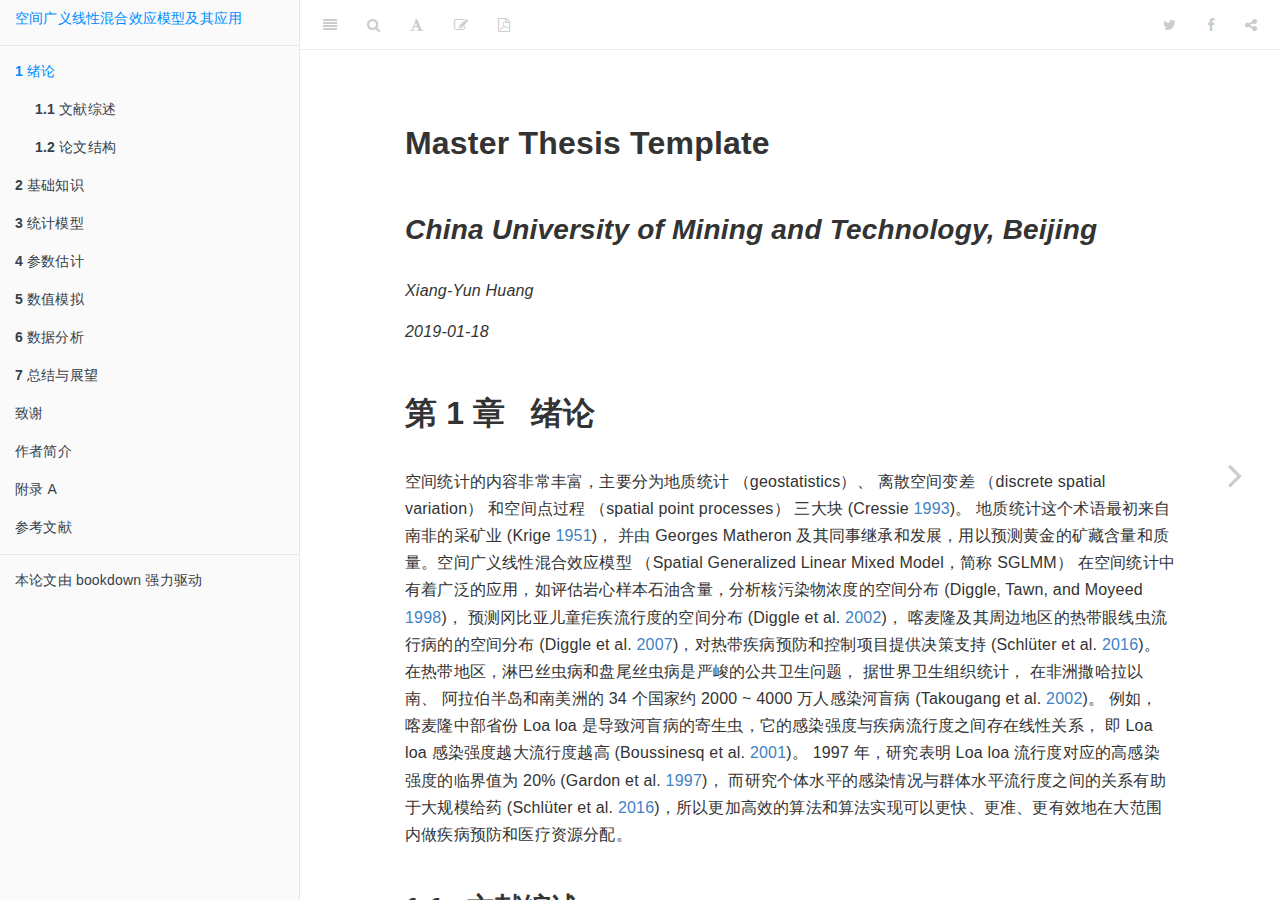
<file: index.html>
<!DOCTYPE html>
<html >

<head>

  <meta charset="UTF-8">
  <meta http-equiv="X-UA-Compatible" content="IE=edge">
  <title>Master Thesis Template</title>
  <meta name="description" content="Spatial generalized linear mixed models, Stationary Spatial Gaussian Process, Stan platform, Markov chain Monte Carlo.">
  <meta name="generator" content="bookdown  and GitBook 2.6.7">

  <meta property="og:title" content="Master Thesis Template" />
  <meta property="og:type" content="book" />
  
  <meta property="og:image" content="images/logo.png" />
  <meta property="og:description" content="Spatial generalized linear mixed models, Stationary Spatial Gaussian Process, Stan platform, Markov chain Monte Carlo." />
  <meta name="github-repo" content="XiangyunHuang/Thesis-Template-Bookdown" />

  <meta name="twitter:card" content="summary" />
  <meta name="twitter:title" content="Master Thesis Template" />
  
  <meta name="twitter:description" content="Spatial generalized linear mixed models, Stationary Spatial Gaussian Process, Stan platform, Markov chain Monte Carlo." />
  <meta name="twitter:image" content="images/logo.png" />

<meta name="author" content="Xiang-Yun Huang">


<meta name="date" content="2019-01-18">

  <meta name="viewport" content="width=device-width, initial-scale=1">
  <meta name="apple-mobile-web-app-capable" content="yes">
  <meta name="apple-mobile-web-app-status-bar-style" content="black">
  
  <link rel="shortcut icon" href="images/favicon.ico" type="image/x-icon">

<link rel="next" href="prepare.html">
<script src="libs/jquery-2.2.3/jquery.min.js"></script>
<link href="libs/gitbook-2.6.7/css/style.css" rel="stylesheet" />
<link href="libs/gitbook-2.6.7/css/plugin-table.css" rel="stylesheet" />
<link href="libs/gitbook-2.6.7/css/plugin-bookdown.css" rel="stylesheet" />
<link href="libs/gitbook-2.6.7/css/plugin-highlight.css" rel="stylesheet" />
<link href="libs/gitbook-2.6.7/css/plugin-search.css" rel="stylesheet" />
<link href="libs/gitbook-2.6.7/css/plugin-fontsettings.css" rel="stylesheet" />









<style type="text/css">
a.sourceLine { display: inline-block; line-height: 1.25; }
a.sourceLine { pointer-events: none; color: inherit; text-decoration: inherit; }
a.sourceLine:empty { height: 1.2em; }
.sourceCode { overflow: visible; }
code.sourceCode { white-space: pre; position: relative; }
div.sourceCode { margin: 1em 0; }
pre.sourceCode { margin: 0; }
@media screen {
div.sourceCode { overflow: auto; }
}
@media print {
code.sourceCode { white-space: pre-wrap; }
a.sourceLine { text-indent: -1em; padding-left: 1em; }
}
pre.numberSource a.sourceLine
  { position: relative; left: -4em; }
pre.numberSource a.sourceLine::before
  { content: attr(title);
    position: relative; left: -1em; text-align: right; vertical-align: baseline;
    border: none; pointer-events: all; display: inline-block;
    -webkit-touch-callout: none; -webkit-user-select: none;
    -khtml-user-select: none; -moz-user-select: none;
    -ms-user-select: none; user-select: none;
    padding: 0 4px; width: 4em;
    color: #aaaaaa;
  }
pre.numberSource { margin-left: 3em; border-left: 1px solid #aaaaaa;  padding-left: 4px; }
div.sourceCode
  {  }
@media screen {
a.sourceLine::before { text-decoration: underline; }
}
code span.al { color: #ff0000; font-weight: bold; } /* Alert */
code span.an { color: #60a0b0; font-weight: bold; font-style: italic; } /* Annotation */
code span.at { color: #7d9029; } /* Attribute */
code span.bn { color: #40a070; } /* BaseN */
code span.bu { } /* BuiltIn */
code span.cf { color: #007020; font-weight: bold; } /* ControlFlow */
code span.ch { color: #4070a0; } /* Char */
code span.cn { color: #880000; } /* Constant */
code span.co { color: #60a0b0; font-style: italic; } /* Comment */
code span.cv { color: #60a0b0; font-weight: bold; font-style: italic; } /* CommentVar */
code span.do { color: #ba2121; font-style: italic; } /* Documentation */
code span.dt { color: #902000; } /* DataType */
code span.dv { color: #40a070; } /* DecVal */
code span.er { color: #ff0000; font-weight: bold; } /* Error */
code span.ex { } /* Extension */
code span.fl { color: #40a070; } /* Float */
code span.fu { color: #06287e; } /* Function */
code span.im { } /* Import */
code span.in { color: #60a0b0; font-weight: bold; font-style: italic; } /* Information */
code span.kw { color: #007020; font-weight: bold; } /* Keyword */
code span.op { color: #666666; } /* Operator */
code span.ot { color: #007020; } /* Other */
code span.pp { color: #bc7a00; } /* Preprocessor */
code span.sc { color: #4070a0; } /* SpecialChar */
code span.ss { color: #bb6688; } /* SpecialString */
code span.st { color: #4070a0; } /* String */
code span.va { color: #19177c; } /* Variable */
code span.vs { color: #4070a0; } /* VerbatimString */
code span.wa { color: #60a0b0; font-weight: bold; font-style: italic; } /* Warning */
</style>

<link rel="stylesheet" href="style.css" type="text/css" />
</head>

<body>



  <div class="book without-animation with-summary font-size-2 font-family-1" data-basepath=".">

    <div class="book-summary">
      <nav role="navigation">

<ul class="summary">
<li><a href="./">空间广义线性混合效应模型及其应用</a></li>

<li class="divider"></li>
<li class="chapter" data-level="1" data-path="index.html"><a href="index.html"><i class="fa fa-check"></i><b>1</b> 绪论</a><ul>
<li class="chapter" data-level="1.1" data-path="index.html"><a href="index.html#reviews"><i class="fa fa-check"></i><b>1.1</b> 文献综述</a></li>
<li class="chapter" data-level="1.2" data-path="index.html"><a href="index.html#stracture"><i class="fa fa-check"></i><b>1.2</b> 论文结构</a></li>
</ul></li>
<li class="chapter" data-level="2" data-path="prepare.html"><a href="prepare.html"><i class="fa fa-check"></i><b>2</b> 基础知识</a><ul>
<li class="chapter" data-level="2.1" data-path="prepare.html"><a href="prepare.html#sec:exp"><i class="fa fa-check"></i><b>2.1</b> 指数族</a></li>
<li class="chapter" data-level="2.2" data-path="prepare.html"><a href="prepare.html#sec:lse"><i class="fa fa-check"></i><b>2.2</b> 最小二乘估计</a></li>
<li class="chapter" data-level="2.3" data-path="prepare.html"><a href="prepare.html#sec:def-mle"><i class="fa fa-check"></i><b>2.3</b> 极大似然估计</a></li>
<li class="chapter" data-level="2.4" data-path="prepare.html"><a href="prepare.html#sec:stationary-gaussian-process"><i class="fa fa-check"></i><b>2.4</b> 平稳高斯过程</a></li>
<li class="chapter" data-level="2.5" data-path="prepare.html"><a href="prepare.html#sec:bayes-prior"><i class="fa fa-check"></i><b>2.5</b> 先验和后验分布</a></li>
<li class="chapter" data-level="2.6" data-path="prepare.html"><a href="prepare.html#sec:bayes-estimates"><i class="fa fa-check"></i><b>2.6</b> 常用贝叶斯估计</a></li>
<li class="chapter" data-level="2.7" data-path="prepare.html"><a href="prepare.html#sec:foundations"><i class="fa fa-check"></i><b>2.7</b> 本章小结</a></li>
</ul></li>
<li class="chapter" data-level="3" data-path="models.html"><a href="models.html"><i class="fa fa-check"></i><b>3</b> 统计模型</a><ul>
<li class="chapter" data-level="3.1" data-path="models.html"><a href="models.html#sec:Linear-Models"><i class="fa fa-check"></i><b>3.1</b> 简单线性模型</a></li>
<li class="chapter" data-level="3.2" data-path="models.html"><a href="models.html#sec:Generalized-Linear-Models"><i class="fa fa-check"></i><b>3.2</b> 广义线性模型</a></li>
<li class="chapter" data-level="3.3" data-path="models.html"><a href="models.html#sec:Generalized-Linear-Mixed-Effects-Models"><i class="fa fa-check"></i><b>3.3</b> 广义线性混合效应模型</a></li>
<li class="chapter" data-level="3.4" data-path="models.html"><a href="models.html#sec:Spatial-Generalized-linear-mixed-effects-models"><i class="fa fa-check"></i><b>3.4</b> 空间广义线性混合效应模型</a><ul>
<li class="chapter" data-level="3.4.1" data-path="models.html"><a href="models.html#subsec:structure-sglmm"><i class="fa fa-check"></i><b>3.4.1</b> 模型结构</a></li>
<li class="chapter" data-level="3.4.2" data-path="models.html"><a href="models.html#subsec:covariance-function"><i class="fa fa-check"></i><b>3.4.2</b> 自协方差函数</a></li>
<li class="chapter" data-level="3.4.3" data-path="models.html"><a href="models.html#subsec:identify"><i class="fa fa-check"></i><b>3.4.3</b> 模型识别</a></li>
<li class="chapter" data-level="3.4.4" data-path="models.html"><a href="models.html#subsec:prior-sglmm"><i class="fa fa-check"></i><b>3.4.4</b> 先验分布</a></li>
</ul></li>
<li class="chapter" data-level="3.5" data-path="models.html"><a href="models.html#sec:models"><i class="fa fa-check"></i><b>3.5</b> 本章小结</a></li>
</ul></li>
<li class="chapter" data-level="4" data-path="algorithms.html"><a href="algorithms.html"><i class="fa fa-check"></i><b>4</b> 参数估计</a><ul>
<li class="chapter" data-level="4.1" data-path="algorithms.html"><a href="algorithms.html#sec:mle"><i class="fa fa-check"></i><b>4.1</b> 极大似然估计</a></li>
<li class="chapter" data-level="4.2" data-path="algorithms.html"><a href="algorithms.html#sec:profile-likelihood"><i class="fa fa-check"></i><b>4.2</b> 剖面似然估计</a></li>
<li class="chapter" data-level="4.3" data-path="algorithms.html"><a href="algorithms.html#sec:Laplace-approximation"><i class="fa fa-check"></i><b>4.3</b> 拉普拉斯近似</a></li>
<li class="chapter" data-level="4.4" data-path="algorithms.html"><a href="algorithms.html#sec:algrithms"><i class="fa fa-check"></i><b>4.4</b> 参数估计的算法</a><ul>
<li class="chapter" data-level="4.4.1" data-path="algorithms.html"><a href="algorithms.html#subsec:LA"><i class="fa fa-check"></i><b>4.4.1</b> 拉普拉斯近似极大似然算法</a></li>
<li class="chapter" data-level="4.4.2" data-path="algorithms.html"><a href="algorithms.html#subsec:MCML"><i class="fa fa-check"></i><b>4.4.2</b> 蒙特卡罗极大似然算法</a></li>
<li class="chapter" data-level="4.4.3" data-path="algorithms.html"><a href="algorithms.html#sec:MCMC"><i class="fa fa-check"></i><b>4.4.3</b> 贝叶斯 Langevin-Hastings 算法</a></li>
<li class="chapter" data-level="4.4.4" data-path="algorithms.html"><a href="algorithms.html#LowRank"><i class="fa fa-check"></i><b>4.4.4</b> 低秩近似算法</a></li>
</ul></li>
<li class="chapter" data-level="4.5" data-path="algorithms.html"><a href="algorithms.html#sec:stan-hmc"><i class="fa fa-check"></i><b>4.5</b> 贝叶斯 Stan-HMC 算法</a><ul>
<li class="chapter" data-level="4.5.1" data-path="algorithms.html"><a href="algorithms.html#subsec:Curse-of-Dimensionality"><i class="fa fa-check"></i><b>4.5.1</b> 蒙特卡罗积分</a></li>
<li class="chapter" data-level="4.5.2" data-path="algorithms.html"><a href="algorithms.html#subsec:motivations"><i class="fa fa-check"></i><b>4.5.2</b> 背景和意义</a></li>
<li class="chapter" data-level="4.5.3" data-path="algorithms.html"><a href="algorithms.html#subsec:stan-samplers"><i class="fa fa-check"></i><b>4.5.3</b> Stan 简介</a></li>
<li class="chapter" data-level="4.5.4" data-path="algorithms.html"><a href="algorithms.html#subsec:stan-hmc"><i class="fa fa-check"></i><b>4.5.4</b> 实现过程</a></li>
</ul></li>
<li class="chapter" data-level="4.6" data-path="algorithms.html"><a href="algorithms.html#subsec:sglmm-with-r"><i class="fa fa-check"></i><b>4.6</b> 实现参数估计的 R 包</a></li>
<li class="chapter" data-level="4.7" data-path="algorithms.html"><a href="algorithms.html#sec:estimations"><i class="fa fa-check"></i><b>4.7</b> 本章小结</a></li>
</ul></li>
<li class="chapter" data-level="5" data-path="simulations.html"><a href="simulations.html"><i class="fa fa-check"></i><b>5</b> 数值模拟</a><ul>
<li class="chapter" data-level="5.1" data-path="simulations.html"><a href="simulations.html#spatial-gaussian-processes"><i class="fa fa-check"></i><b>5.1</b> 平稳空间高斯过程</a><ul>
<li class="chapter" data-level="5.1.1" data-path="simulations.html"><a href="simulations.html#sim-one-gp"><i class="fa fa-check"></i><b>5.1.1</b> 一维平稳空间高斯过程</a></li>
<li class="chapter" data-level="5.1.2" data-path="simulations.html"><a href="simulations.html#sim-two-gp"><i class="fa fa-check"></i><b>5.1.2</b> 二维平稳空间高斯过程</a></li>
</ul></li>
<li class="chapter" data-level="5.2" data-path="simulations.html"><a href="simulations.html#sim-sglmm"><i class="fa fa-check"></i><b>5.2</b> 空间广义线性混合效应模型</a><ul>
<li class="chapter" data-level="5.2.1" data-path="simulations.html"><a href="simulations.html#sim-binomal-sglmm"><i class="fa fa-check"></i><b>5.2.1</b> 响应变量服从二项分布</a></li>
<li class="chapter" data-level="5.2.2" data-path="simulations.html"><a href="simulations.html#possion-sglmm"><i class="fa fa-check"></i><b>5.2.2</b> 响应变量服从泊松分布</a></li>
</ul></li>
<li class="chapter" data-level="5.3" data-path="simulations.html"><a href="simulations.html#sec:simulations"><i class="fa fa-check"></i><b>5.3</b> 本章小结</a></li>
</ul></li>
<li class="chapter" data-level="6" data-path="applications.html"><a href="applications.html"><i class="fa fa-check"></i><b>6</b> 数据分析</a><ul>
<li class="chapter" data-level="6.1" data-path="applications.html"><a href="applications.html#sec:spatial-random-effects"><i class="fa fa-check"></i><b>6.1</b> 小麦产量的空间分布</a></li>
<li class="chapter" data-level="6.2" data-path="applications.html"><a href="applications.html#case-rongelap"><i class="fa fa-check"></i><b>6.2</b> 核污染浓度的空间分布</a></li>
<li class="chapter" data-level="6.3" data-path="applications.html"><a href="applications.html#sec:cases"><i class="fa fa-check"></i><b>6.3</b> 本章小结</a></li>
</ul></li>
<li class="chapter" data-level="7" data-path="summary.html"><a href="summary.html"><i class="fa fa-check"></i><b>7</b> 总结与展望</a></li>
<li class="chapter" data-level="" data-path="ack.html"><a href="ack.html"><i class="fa fa-check"></i>致谢</a></li>
<li class="chapter" data-level="" data-path="author.html"><a href="author.html"><i class="fa fa-check"></i>作者简介</a></li>
<li class="chapter" data-level="" data-path="appendix.html"><a href="appendix.html"><i class="fa fa-check"></i>附录 A</a><ul>
<li class="chapter" data-level="" data-path="appendix.html"><a href="appendix.html#tables-simulations"><i class="fa fa-check"></i>表格</a></li>
<li class="chapter" data-level="" data-path="appendix.html"><a href="appendix.html#simulate-code"><i class="fa fa-check"></i>代码</a></li>
</ul></li>
<li class="chapter" data-level="" data-path="references.html"><a href="references.html"><i class="fa fa-check"></i>参考文献</a></li>
<li class="divider"></li>
<li><a href="https://github.com/rstudio/bookdown" target="blank">本论文由 bookdown 强力驱动</a></li>

</ul>

      </nav>
    </div>

    <div class="book-body">
      <div class="body-inner">
        <div class="book-header" role="navigation">
          <h1>
            <i class="fa fa-circle-o-notch fa-spin"></i><a href="./">Master Thesis Template</a>
          </h1>
        </div>

        <div class="page-wrapper" tabindex="-1" role="main">
          <div class="page-inner">

            <section class="normal" id="section-">
<div id="header">
<h1 class="title">Master Thesis Template</h1>
<h2 class="subtitle"><em>China University of Mining and Technology, Beijing</em></h2>
<p class="author"><em>Xiang-Yun Huang</em></p>
<p class="date"><em>2019-01-18</em></p>
</div>
<div id="intro" class="section level1">
<h1><span class="header-section-number">第 1 章</span> 绪论</h1>
<p>空间统计的内容非常丰富，主要分为地质统计 （geostatistics）、 离散空间变差 （discrete spatial variation） 和空间点过程 （spatial point processes） 三大块 <span class="citation">(Cressie <a href="#ref-Cressie1993">1993</a>)</span>。 地质统计这个术语最初来自南非的采矿业 <span class="citation">(Krige <a href="#ref-Krige1951">1951</a>)</span>， 并由 Georges Matheron 及其同事继承和发展，用以预测黄金的矿藏含量和质量。空间广义线性混合效应模型 （Spatial Generalized Linear Mixed Model，简称 SGLMM） 在空间统计中有着广泛的应用，如评估岩心样本石油含量，分析核污染物浓度的空间分布 <span class="citation">(Diggle, Tawn, and Moyeed <a href="#ref-Diggle1998">1998</a>)</span>， 预测冈比亚儿童疟疾流行度的空间分布 <span class="citation">(Diggle et al. <a href="#ref-Diggle2002Childhood">2002</a>)</span>， 喀麦隆及其周边地区的热带眼线虫流行病的的空间分布 <span class="citation">(Diggle et al. <a href="#ref-Diggle2007ATMP">2007</a>)</span>，对热带疾病预防和控制项目提供决策支持 <span class="citation">(Schlüter et al. <a href="#ref-Schl2016Using">2016</a>)</span>。 在热带地区，淋巴丝虫病和盘尾丝虫病是严峻的公共卫生问题， 据世界卫生组织统计， 在非洲撒哈拉以南、 阿拉伯半岛和南美洲的 34 个国家约 2000 ~ 4000 万人感染河盲病 <span class="citation">(Takougang et al. <a href="#ref-Takougang2002Rapid">2002</a>)</span>。 例如， 喀麦隆中部省份 Loa loa 是导致河盲病的寄生虫，它的感染强度与疾病流行度之间存在线性关系， 即 Loa loa 感染强度越大流行度越高 <span class="citation">(Boussinesq et al. <a href="#ref-Boussinesq2001">2001</a>)</span>。 1997 年，研究表明 Loa loa 流行度对应的高感染强度的临界值为 20% <span class="citation">(Gardon et al. <a href="#ref-Gardon1997Serious">1997</a>)</span>， 而研究个体水平的感染情况与群体水平流行度之间的关系有助于大规模给药 <span class="citation">(Schlüter et al. <a href="#ref-Schl2016Using">2016</a>)</span>，所以更加高效的算法和算法实现可以更快、更准、更有效地在大范围内做疾病预防和医疗资源分配。</p>
<div id="reviews" class="section level2">
<h2><span class="header-section-number">1.1</span> 文献综述</h2>
<p>如何计算空间广义线性混合效应模型的参数一直以来是研究的重点，由于模型中的随机效应和空间位置相关联，而空间位置的数量和具体坐标直接影响空间效应的维度，给参数估计值的计算带来很大的复杂性，因为参数的贝叶斯估计和极大似然估计都离不开对空间效应的高维积分，所以在计算上是一个很大的挑战。在贝叶斯方法下，Diggle 等 （1998 年） <span class="citation">(Diggle, Tawn, and Moyeed <a href="#ref-Diggle1998">1998</a>)</span> 提出随机游走的 Metropolis 程序实现马尔科夫链蒙特卡罗算法获得模型参数的后验密度分布及后验量的估计值。Ribeiro 和 Diggle （2001 年） <span class="citation">(Ribeiro Jr. and Diggle <a href="#ref-geoR2001">2001</a>)</span> 提出 Langevin-Hastings 算法，相比于随机游走的 Metropolis 算法，取得了更好的计算效率，后续的一个稳健版本由 Christensen （2006 年） <span class="citation">(Christensen, Roberts, and Sköld <a href="#ref-Christensen2006">2006</a>)</span> 给出。在实际操作中，马尔科夫链蒙特卡罗算法（简称 MCMC）面临的主要问题是收敛性诊断和计算时间， 当然算法实现的本身也很重要，对终端用户来说，可能大部分并不善于编程，所以算法的实现过程可能存在问题，因此，寻求一个好的贝叶斯推断工具或平台也很重要。目前，通过 MCMC 方式拟合带随机效应的模型有 <a href="http://www.mrc-bsu.cam.ac.uk/software/bugs/the-bugs-project-winbugs/">WinBUGS</a>，<a href="http://www.openbugs.net/">OpenBUGS</a>， <a href="http://mcmc-jags.sourceforge.net/">JAGS</a>，<a href="http://www.BayesX.org">BayesX</a>， <a href="https://www.multibugs.org">MultiBUGS</a>，Stan <span class="citation">(Carpenter et al. <a href="#ref-Stan2017JSS">2017</a>)</span> 等软件。近年来，一些研究者开始将注意力放到高维积分的近似上，从而出现了一类新的近似贝叶斯推断， Rue 等 （2009 年） <span class="citation">(Rue, Martino, and Chopin <a href="#ref-Rue2009">2009</a>)</span> 在高斯马尔科夫随机场近似平稳空间高斯过程的设置下，用拉普拉斯近似空间效应的高维积分，从而提出集成嵌套拉普拉斯算法，Lindgren 等 （2011 年） <span class="citation">(Lindgren, Rue, and Lindström <a href="#ref-Lindgren2011">2011</a>)</span> 提出相似的算法用于随机效应是偏态分布情形下的 SGLMM 模型的参数估计。Rue 等 （2009 年） <span class="citation">(Rue, Martino, and Chopin <a href="#ref-Rue2009">2009</a>)</span> 肯定了拉普拉斯近似方法的使用，认为这类近似具有足够的准确度，可以用于实际数据分析。虽然在计算上达到了快捷，但人们对贝叶斯方法最严厉的评判依然是它依赖于先验分布的选择。 Christensen （2004 年） <span class="citation">(Christensen <a href="#ref-Christensen2004">2004</a>)</span> 又提出蒙特卡罗极大似然算法，它还是依赖 MCMC 算法，但是提供了关于参数的似然分析，其算法实现打包在 R 包 geoRglm 里，详细描述参见 Diggle 和 Ribeiro（2007 年） <span class="citation">(Peter J. Diggle and Ribeiro Jr., <a href="#ref-Diggle2007">n.d.</a>)</span>。作为蒙特卡罗似然的一个替代方法， Hao （2002 年）<span class="citation">(Zhang <a href="#ref-Zhang2002On">2002</a>)</span> 提出蒙特卡罗期望极大算法 （简称 MCEM ），他将不能直接观察到的空间随机效应部分看作是缺失数据。</p>
<p>Diggle 等 （1998 年） <span class="citation">(Diggle, Tawn, and Moyeed <a href="#ref-Diggle1998">1998</a>)</span>基于马绍尔群岛国家放射性调查数据 — 记录南太平洋朗格拉普岛上 <span class="math inline">\({}^{137}\mathrm{Cs}\)</span> 放射 <span class="math inline">\(\gamma\)</span> 粒子的强度数据，建立响应变量服从泊松分布的 SGLMM 模型，在贝叶斯方法下，用 Metropolis-Hastings 采样实现 MCMC 算法，获得 SGLMM 模型的参数估计，分析了残留的核污染物浓度的空间分布，此外，他们还建立响应变量服从二项分布的 SGLMM 模型分析北拉纳克郡和南坎布里亚郡的居民感染弯曲杆菌的空间分布情况。 Christensen （2004 年） <span class="citation">(Christensen <a href="#ref-Christensen2004">2004</a>)</span> 在 Diggle 等 （1998 年） <span class="citation">(Diggle, Tawn, and Moyeed <a href="#ref-Diggle1998">1998</a>)</span> 分析格拉普岛核残留数据的模型上，添加非空间的相互独立的随机效应，取得了更好的拟合效果，这种非空间的随机效应在地质统计学中常称为块金效应（nugget effect）。Diggle 和 Giorgi （2016年） <span class="citation">(Diggle and Giorgi <a href="#ref-Diggle2016">2016</a>)</span> 基于肯尼亚尼扬扎省的疟疾数据，该数据组合了学校和村庄的信息，分析的是一个多源数据，假定其中一个数据是有偏的，来自非随机的调查，另一个数据是无偏的，来自随机调查，因而建立包含两个服从平稳空间过程的空间随机效应，使用蒙特卡罗极大似然算法（简称 MCML ）估计二项 SGLMM 模型的参数，获得疟疾在该省的空间分布；第二个数据是马拉维奇瓦瓦区 2010 年 5 月至 2013 年 6 月收集的疟疾数据，在 Diggle 等 （1998 年） <span class="citation">(Diggle, Tawn, and Moyeed <a href="#ref-Diggle1998">1998</a>)</span>的基础上将时间考虑进二项 SGLMM 模型中，并且假定时间项和空间项是无关的，而块金效应只依赖于时间变化，同样基于 MCML 算法，估计了模型的各个参数；第三个数据建模是在带块金效应的 SGLMM 基础上，认为响应变量应服从混合二项分布以包含极低的感染程度，比如有些村庄没有一个受到感染，因此建立零过多 （Zero-inflation）二项空间混合效应模型分析第三个河盲病数据集。</p>
<p>在面对复杂的高维积分时，每种替代方法，无论走随机模拟还是近似的路线，都有相应的代价，基于拉普拉斯近似的方法依赖于初值的选择，基于随机模拟的 MCMC 算法依赖于先验分布和算法参数的调整，这些对最后的数据分析结果都会产生影响，调参的过程往往充满经验和技巧。尽管不断有新的、复杂的算法和方法开发出来，Bonat 和 Ribeiro（2016年） <span class="citation">(Bonat and Ribeiro Jr. <a href="#ref-Bonat2016Practical">2016</a>)</span> 认为只有能被广泛使用，实现方式比较直接的参数估计方法才是比较安全可靠的选择。</p>
</div>
<div id="stracture" class="section level2">
<h2><span class="header-section-number">1.2</span> 论文结构</h2>
<p>第 <a href="index.html#intro">1</a> 章绪论部分介绍了 SGLMM 模型的研究现状， 综述了 SGLMM 模型参数估计的贝叶斯 MCMC 和 MCML等算法及其应用情况。</p>
<p>第 <a href="prepare.html#prepare">2</a> 章介绍了指数族，最小二乘估计，极大似然估计和平稳高斯过程等文献中的基础知识。</p>
<p>第 <a href="models.html#models">3</a> 章除了回顾了一般线性模型到 SGLMM 模型的结构， 指出了模型从简单到复杂的变化过程，及其中的区别和联系。</p>
<p>第 <a href="algorithms.html#algorithms">4</a> 章首先介绍了目前估计 SGLMM 模型参数的算法，依次是拉普拉斯近似算法、蒙特卡罗极大似然算法、贝叶斯 Langevin-Hastings 算法和低秩近似算法。其中，有四部分补充文献中的内容：其一，我们在第<a href="algorithms.html#sec:mle">4.1</a>节首先推导了 SGLMM 模型似然函数的一般形式；其二，在第<a href="algorithms.html#sec:profile-likelihood">4.2</a>节详细给出了剖面似然的思想和计算过程；其三，在第<a href="algorithms.html#sec:Laplace-approximation">4.3</a>节以卡方分布为例阐述了拉普拉斯近似的思想和计算方法，主要应用在第<a href="algorithms.html#algorithms">4</a>章第<a href="algorithms.html#subsec:LA">4.4.1</a>小节当中，用以近似似然函数中关于空间随机效应的高维积分；其四，在贝叶斯 Langevin-Hastings 算法的基础上，提出 Stan 程序库实现的汉密尔顿蒙特卡罗算法（简称 Stan-HMC）。并分四小节进行详细介绍：其一，以计算<span class="math inline">\(n\)</span>维超球体积的积分过程给出蒙特卡罗积分的原理和局限；其二，给出 Stan-HMC 算法提出的背景和意义；其三，归纳总结了 Stan 的历史，并以 Eight Schools 数据集为例介绍 Stan 的使用，在原来文献上补充了代码注解，平稳性检验的全过程；其四，给出实现 Stan-HMC 算法的过程。</p>
<p>第 <a href="simulations.html#simulations">5</a> 章首先实现了一维和二维情形下平稳空间高斯过程的模拟，然后在二维情形下，分别模拟了响应变量服从二项分布和泊松分布的 SGLMM 模型，比较了贝叶斯 Langevin-Hastings 算法和我们提出的贝叶斯 Stan-HMC 算法，在获得相似估计效果的情形下，我们提出的算法所需迭代次数少，迭代初值可以随机生成，运行时间短。</p>
<p>第 <a href="applications.html#applications">6</a> 章给出了两个案例分析，分别是基于空间线性混合效应模型的小麦数据分析和基于泊松型空间广义线性混合效应模型的核污染数据分析，我们发现基于样本变差图和剖面似然轮廓图等可视化辅助手段可以获得非常好的模型参数初始值，这对于基于似然函数的参数估计算法选初值很有帮助。</p>
<p>第 <a href="summary.html#summary">7</a> 章总结论文的主要工作、相关结论和后续研究方向。</p>

</div>
</div>
<h3>参考文献</h3>
<div id="refs" class="references">
<div id="ref-Cressie1993">
<p>Cressie, Noel A. C. 1993. <em>Statistics for Spatial Data</em>. Revised. London: John Wiley; Sons Inc.</p>
</div>
<div id="ref-Krige1951">
<p>Krige, D. G. 1951. “A Statistical Approach to Some Basic Mine Valuation Problems on the Witwatersrand.” <em>Journal of the Chemical, Metallurgical and Mining Society of South Africa</em> 52 (6): 119–39.</p>
</div>
<div id="ref-Diggle1998">
<p>Diggle, Peter J., J. A. Tawn, and R. A. Moyeed. 1998. “Model-Based Geostatistics.” <em>Journal of the Royal Statistical Society, Series C</em> 47 (3): 299–350.</p>
</div>
<div id="ref-Diggle2002Childhood">
<p>Diggle, Peter J., Rana Moyeed, Barry Rowlingson, and Madeleine Thomson. 2002. “Childhood Malaria in the Gambia: A Case-Study in Model-Based Geostatistics.” <em>Journal of the Royal Statistical Society, Series C</em> 51 (4): 493–506.</p>
</div>
<div id="ref-Diggle2007ATMP">
<p>Diggle, P. J., M. C. Thomson, O. F. Christensen, B. Rowlingson, V. Obsomer, J. Gardon, S. Wanji, et al. 2007. “Spatial Modelling and the Prediction of Loa Loa Risk: Decision Making Under Uncertainty.” <em>Annals of Tropical Medicine and Parasitology</em> 101 (6): 499–509.</p>
</div>
<div id="ref-Schl2016Using">
<p>Schlüter, Daniela K, Martial L Ndeffombah, Innocent Takougang, and et al. 2016. “Using Community-Level Prevalence of Loa Loa Infection to Predict the Proportion of Highly-Infected Individuals: Statistical Modelling to Support Lymphatic Filariasis and Onchocerciasis Elimination Programs.” <em>Plos Neglected Tropical Diseases</em> 10 (12): 1–15.</p>
</div>
<div id="ref-Takougang2002Rapid">
<p>Takougang, I, M Meremikwu, S Wandji, E. V. Yenshu, B Aripko, S. B. Lamlenn, B. L. Eka, P Enyong, J Meli, and O Kale. 2002. “Rapid Assessment Method for Prevalence and Intensity of Loa Loa Infection.” <em>Bulletin of the World Health Organization</em> 80 (11): 852–58.</p>
</div>
<div id="ref-Boussinesq2001">
<p>Boussinesq, M, J Gardon, J Kamgno, S. D. Pion, N Gardonwendel, and J. P. Chippaux. 2001. “Relationships Between the Prevalence and Intensity of Loa Loa Infection in the Central Province of Cameroon.” <em>Annals of Tropical Medicine and Parasitology</em> 95 (5): 495–507.</p>
</div>
<div id="ref-Gardon1997Serious">
<p>Gardon, J, N Gardon-Wendel, Demanga-Ngangue, J Kamgno, J. P. Chippaux, and M Boussinesq. 1997. “Serious Reactions After Mass Treatment of Onchocerciasis with Ivermectin in an Area Endemic for Loa Loa Infection.” <em>Lancet</em> 350 (9070): 18–22.</p>
</div>
<div id="ref-geoR2001">
<p>Ribeiro Jr., Paulo J., and Peter J. Diggle. 2001. “geoR: A Package for Geostatistical Analysis.” <em>R News</em> 1 (2): 14–18.</p>
</div>
<div id="ref-Christensen2006">
<p>Christensen, Ole F, Gareth O Roberts, and Martin Sköld. 2006. “Robust Markov Chain Monte Carlo Methods for Spatial Generalized Linear Mixed Models.” <em>Journal of Computational and Graphical Statistics</em> 15 (1): 1–17.</p>
</div>
<div id="ref-Stan2017JSS">
<p>Carpenter, Bob, Andrew Gelman, Matthew Hoffman, Daniel Lee, Ben Goodrich, Michael Betancourt, Marcus Brubaker, Jiqiang Guo, Peter Li, and Allen Riddell. 2017. “Stan: A Probabilistic Programming Language.” <em>Journal of Statistical Software</em> 76 (1): 1–32.</p>
</div>
<div id="ref-Rue2009">
<p>Rue, Håvard, Sara Martino, and Nicholas Chopin. 2009. “Approximate Bayesian Inference for Latent Gaussian Models Using Integrated Nested Laplace Approximations (with Discussion).” <em>Journal of the Royal Statistical Society, Series B</em> 71 (2): 319–92.</p>
</div>
<div id="ref-Lindgren2011">
<p>Lindgren, Finn, Håvard Rue, and Johan Lindström. 2011. “An Explicit Link Between Gaussian Fields and Gaussian Markov Random Fields: The Stochastic Partial Differential Equation Approach (with Discussion).” <em>Journal of the Royal Statistical Society, Series B</em> 73 (4): 423–98.</p>
</div>
<div id="ref-Christensen2004">
<p>Christensen, Ole F. 2004. “Monte Carlo Maximum Likelihood in Model-Based Geostatistics.” <em>Journal of Computational and Graphical Statistics</em> 13 (3): 702–18.</p>
</div>
<div id="ref-Diggle2007">
<p>Diggle, Peter J., and Paulo J. Ribeiro Jr. n.d. <em>Model-Based Geostatistics</em>. New York, NY: Springer-Verlag.</p>
</div>
<div id="ref-Zhang2002On">
<p>Zhang, Hao. 2002. “On Estimation and Prediction for Spatial Generalized Linear Mixed Models.” <em>Biometrics</em> 58 (1): 129–36.</p>
</div>
<div id="ref-Diggle2016">
<p>Diggle, Peter J., and Emanuele Giorgi. 2016. “Model-Based Geostatistics for Prevalence Mapping in Low-Resource Settings.” <em>Journal of the American Statistical Association</em> 111 (515): 1096–1120.</p>
</div>
<div id="ref-Bonat2016Practical">
<p>Bonat, Wagner Hugo, and Paulo J. Ribeiro Jr. 2016. “Practical Likelihood Analysis for Spatial Generalized Linear Mixed Models.” <em>Environmetrics</em> 27 (2): 83–89.</p>
</div>
</div>
            </section>

          </div>
        </div>
      </div>

<a href="prepare.html" class="navigation navigation-next navigation-unique" aria-label="Next page"><i class="fa fa-angle-right"></i></a>
    </div>
  </div>
<script src="libs/gitbook-2.6.7/js/app.min.js"></script>
<script src="libs/gitbook-2.6.7/js/lunr.js"></script>
<script src="libs/gitbook-2.6.7/js/plugin-search.js"></script>
<script src="libs/gitbook-2.6.7/js/plugin-sharing.js"></script>
<script src="libs/gitbook-2.6.7/js/plugin-fontsettings.js"></script>
<script src="libs/gitbook-2.6.7/js/plugin-bookdown.js"></script>
<script src="libs/gitbook-2.6.7/js/jquery.highlight.js"></script>
<script>
gitbook.require(["gitbook"], function(gitbook) {
gitbook.start({
"sharing": {
"github": false,
"facebook": true,
"twitter": true,
"google": false,
"linkedin": false,
"weibo": false,
"instapaper": false,
"vk": false,
"all": ["facebook", "google", "twitter", "linkedin", "weibo", "instapaper"]
},
"fontsettings": {
"theme": "white",
"family": "sans",
"size": 2
},
"edit": {
"link": "https://github.com/XiangyunHuang/Thesis-Template-Bookdown/edit/master/index.Rmd",
"text": "缂栬緫"
},
"history": {
"link": null,
"text": null
},
"download": ["Thesis-Template-Bookdown.pdf"],
"toc": {
"collapse": "section"
}
});
});
</script>

<!-- dynamically load mathjax for compatibility with self-contained -->
<script>
  (function () {
    var script = document.createElement("script");
    script.type = "text/javascript";
    var src = "true";
    if (src === "" || src === "true") src = "https://mathjax.rstudio.com/latest/MathJax.js?config=TeX-MML-AM_CHTML";
    if (location.protocol !== "file:" && /^https?:/.test(src))
      src = src.replace(/^https?:/, '');
    script.src = src;
    document.getElementsByTagName("head")[0].appendChild(script);
  })();
</script>
</body>

</html>
</file>
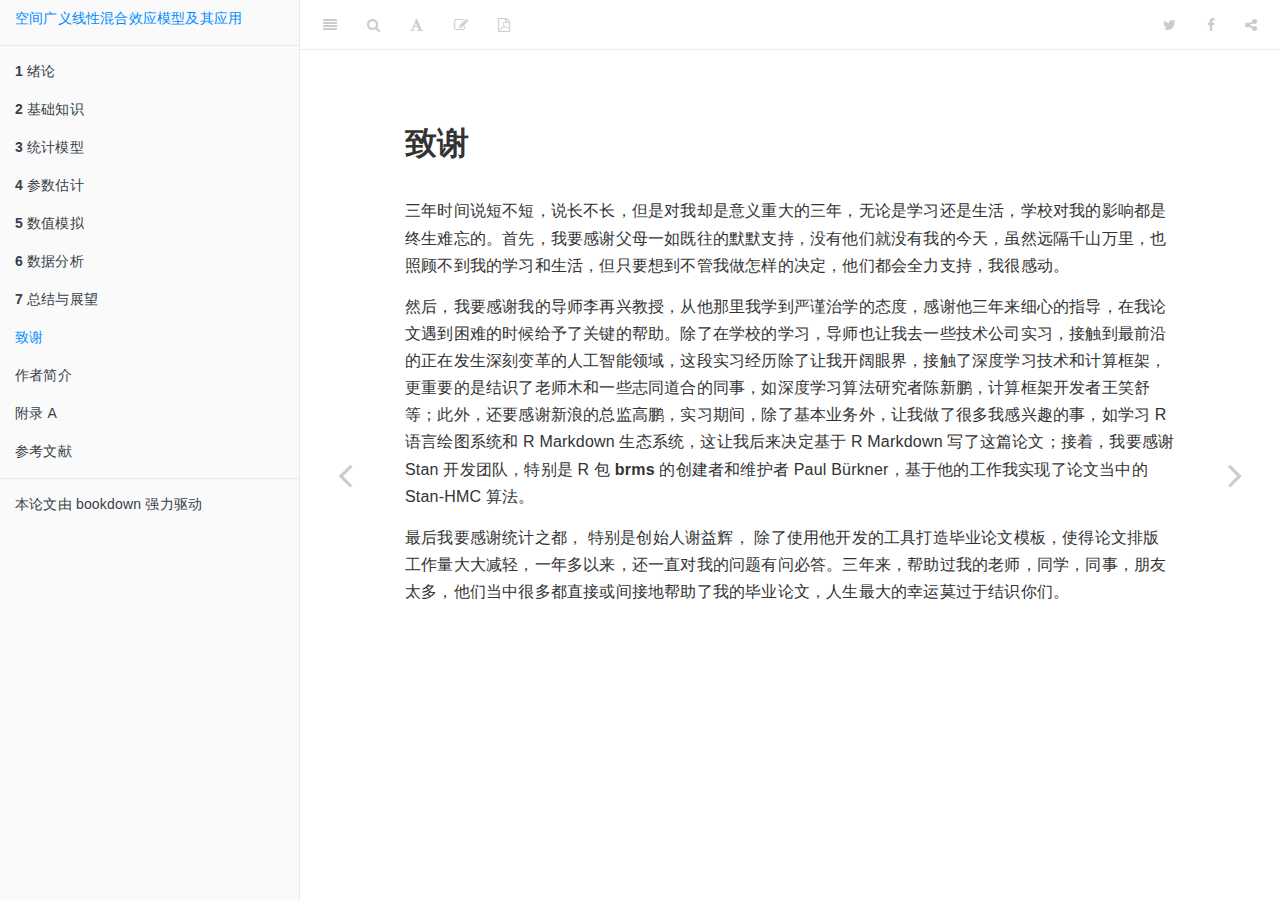
<file: ack.html>
<!DOCTYPE html>
<html >

<head>

  <meta charset="UTF-8">
  <meta http-equiv="X-UA-Compatible" content="IE=edge">
  <title>致谢 | Master Thesis Template</title>
  <meta name="description" content="Spatial generalized linear mixed models, Stationary Spatial Gaussian Process, Stan platform, Markov chain Monte Carlo.">
  <meta name="generator" content="bookdown  and GitBook 2.6.7">

  <meta property="og:title" content="致谢 | Master Thesis Template" />
  <meta property="og:type" content="book" />
  
  <meta property="og:image" content="images/logo.png" />
  <meta property="og:description" content="Spatial generalized linear mixed models, Stationary Spatial Gaussian Process, Stan platform, Markov chain Monte Carlo." />
  <meta name="github-repo" content="XiangyunHuang/Thesis-Template-Bookdown" />

  <meta name="twitter:card" content="summary" />
  <meta name="twitter:title" content="致谢 | Master Thesis Template" />
  
  <meta name="twitter:description" content="Spatial generalized linear mixed models, Stationary Spatial Gaussian Process, Stan platform, Markov chain Monte Carlo." />
  <meta name="twitter:image" content="images/logo.png" />

<meta name="author" content="Xiang-Yun Huang">


<meta name="date" content="2019-01-18">

  <meta name="viewport" content="width=device-width, initial-scale=1">
  <meta name="apple-mobile-web-app-capable" content="yes">
  <meta name="apple-mobile-web-app-status-bar-style" content="black">
  
  <link rel="shortcut icon" href="images/favicon.ico" type="image/x-icon">
<link rel="prev" href="summary.html">
<link rel="next" href="author.html">
<script src="libs/jquery-2.2.3/jquery.min.js"></script>
<link href="libs/gitbook-2.6.7/css/style.css" rel="stylesheet" />
<link href="libs/gitbook-2.6.7/css/plugin-table.css" rel="stylesheet" />
<link href="libs/gitbook-2.6.7/css/plugin-bookdown.css" rel="stylesheet" />
<link href="libs/gitbook-2.6.7/css/plugin-highlight.css" rel="stylesheet" />
<link href="libs/gitbook-2.6.7/css/plugin-search.css" rel="stylesheet" />
<link href="libs/gitbook-2.6.7/css/plugin-fontsettings.css" rel="stylesheet" />









<style type="text/css">
a.sourceLine { display: inline-block; line-height: 1.25; }
a.sourceLine { pointer-events: none; color: inherit; text-decoration: inherit; }
a.sourceLine:empty { height: 1.2em; }
.sourceCode { overflow: visible; }
code.sourceCode { white-space: pre; position: relative; }
div.sourceCode { margin: 1em 0; }
pre.sourceCode { margin: 0; }
@media screen {
div.sourceCode { overflow: auto; }
}
@media print {
code.sourceCode { white-space: pre-wrap; }
a.sourceLine { text-indent: -1em; padding-left: 1em; }
}
pre.numberSource a.sourceLine
  { position: relative; left: -4em; }
pre.numberSource a.sourceLine::before
  { content: attr(title);
    position: relative; left: -1em; text-align: right; vertical-align: baseline;
    border: none; pointer-events: all; display: inline-block;
    -webkit-touch-callout: none; -webkit-user-select: none;
    -khtml-user-select: none; -moz-user-select: none;
    -ms-user-select: none; user-select: none;
    padding: 0 4px; width: 4em;
    color: #aaaaaa;
  }
pre.numberSource { margin-left: 3em; border-left: 1px solid #aaaaaa;  padding-left: 4px; }
div.sourceCode
  {  }
@media screen {
a.sourceLine::before { text-decoration: underline; }
}
code span.al { color: #ff0000; font-weight: bold; } /* Alert */
code span.an { color: #60a0b0; font-weight: bold; font-style: italic; } /* Annotation */
code span.at { color: #7d9029; } /* Attribute */
code span.bn { color: #40a070; } /* BaseN */
code span.bu { } /* BuiltIn */
code span.cf { color: #007020; font-weight: bold; } /* ControlFlow */
code span.ch { color: #4070a0; } /* Char */
code span.cn { color: #880000; } /* Constant */
code span.co { color: #60a0b0; font-style: italic; } /* Comment */
code span.cv { color: #60a0b0; font-weight: bold; font-style: italic; } /* CommentVar */
code span.do { color: #ba2121; font-style: italic; } /* Documentation */
code span.dt { color: #902000; } /* DataType */
code span.dv { color: #40a070; } /* DecVal */
code span.er { color: #ff0000; font-weight: bold; } /* Error */
code span.ex { } /* Extension */
code span.fl { color: #40a070; } /* Float */
code span.fu { color: #06287e; } /* Function */
code span.im { } /* Import */
code span.in { color: #60a0b0; font-weight: bold; font-style: italic; } /* Information */
code span.kw { color: #007020; font-weight: bold; } /* Keyword */
code span.op { color: #666666; } /* Operator */
code span.ot { color: #007020; } /* Other */
code span.pp { color: #bc7a00; } /* Preprocessor */
code span.sc { color: #4070a0; } /* SpecialChar */
code span.ss { color: #bb6688; } /* SpecialString */
code span.st { color: #4070a0; } /* String */
code span.va { color: #19177c; } /* Variable */
code span.vs { color: #4070a0; } /* VerbatimString */
code span.wa { color: #60a0b0; font-weight: bold; font-style: italic; } /* Warning */
</style>

<link rel="stylesheet" href="style.css" type="text/css" />
</head>

<body>



  <div class="book without-animation with-summary font-size-2 font-family-1" data-basepath=".">

    <div class="book-summary">
      <nav role="navigation">

<ul class="summary">
<li><a href="./">空间广义线性混合效应模型及其应用</a></li>

<li class="divider"></li>
<li class="chapter" data-level="1" data-path="index.html"><a href="index.html"><i class="fa fa-check"></i><b>1</b> 绪论</a><ul>
<li class="chapter" data-level="1.1" data-path="index.html"><a href="index.html#reviews"><i class="fa fa-check"></i><b>1.1</b> 文献综述</a></li>
<li class="chapter" data-level="1.2" data-path="index.html"><a href="index.html#stracture"><i class="fa fa-check"></i><b>1.2</b> 论文结构</a></li>
</ul></li>
<li class="chapter" data-level="2" data-path="prepare.html"><a href="prepare.html"><i class="fa fa-check"></i><b>2</b> 基础知识</a><ul>
<li class="chapter" data-level="2.1" data-path="prepare.html"><a href="prepare.html#sec:exp"><i class="fa fa-check"></i><b>2.1</b> 指数族</a></li>
<li class="chapter" data-level="2.2" data-path="prepare.html"><a href="prepare.html#sec:lse"><i class="fa fa-check"></i><b>2.2</b> 最小二乘估计</a></li>
<li class="chapter" data-level="2.3" data-path="prepare.html"><a href="prepare.html#sec:def-mle"><i class="fa fa-check"></i><b>2.3</b> 极大似然估计</a></li>
<li class="chapter" data-level="2.4" data-path="prepare.html"><a href="prepare.html#sec:stationary-gaussian-process"><i class="fa fa-check"></i><b>2.4</b> 平稳高斯过程</a></li>
<li class="chapter" data-level="2.5" data-path="prepare.html"><a href="prepare.html#sec:bayes-prior"><i class="fa fa-check"></i><b>2.5</b> 先验和后验分布</a></li>
<li class="chapter" data-level="2.6" data-path="prepare.html"><a href="prepare.html#sec:bayes-estimates"><i class="fa fa-check"></i><b>2.6</b> 常用贝叶斯估计</a></li>
<li class="chapter" data-level="2.7" data-path="prepare.html"><a href="prepare.html#sec:foundations"><i class="fa fa-check"></i><b>2.7</b> 本章小结</a></li>
</ul></li>
<li class="chapter" data-level="3" data-path="models.html"><a href="models.html"><i class="fa fa-check"></i><b>3</b> 统计模型</a><ul>
<li class="chapter" data-level="3.1" data-path="models.html"><a href="models.html#sec:Linear-Models"><i class="fa fa-check"></i><b>3.1</b> 简单线性模型</a></li>
<li class="chapter" data-level="3.2" data-path="models.html"><a href="models.html#sec:Generalized-Linear-Models"><i class="fa fa-check"></i><b>3.2</b> 广义线性模型</a></li>
<li class="chapter" data-level="3.3" data-path="models.html"><a href="models.html#sec:Generalized-Linear-Mixed-Effects-Models"><i class="fa fa-check"></i><b>3.3</b> 广义线性混合效应模型</a></li>
<li class="chapter" data-level="3.4" data-path="models.html"><a href="models.html#sec:Spatial-Generalized-linear-mixed-effects-models"><i class="fa fa-check"></i><b>3.4</b> 空间广义线性混合效应模型</a><ul>
<li class="chapter" data-level="3.4.1" data-path="models.html"><a href="models.html#subsec:structure-sglmm"><i class="fa fa-check"></i><b>3.4.1</b> 模型结构</a></li>
<li class="chapter" data-level="3.4.2" data-path="models.html"><a href="models.html#subsec:covariance-function"><i class="fa fa-check"></i><b>3.4.2</b> 自协方差函数</a></li>
<li class="chapter" data-level="3.4.3" data-path="models.html"><a href="models.html#subsec:identify"><i class="fa fa-check"></i><b>3.4.3</b> 模型识别</a></li>
<li class="chapter" data-level="3.4.4" data-path="models.html"><a href="models.html#subsec:prior-sglmm"><i class="fa fa-check"></i><b>3.4.4</b> 先验分布</a></li>
</ul></li>
<li class="chapter" data-level="3.5" data-path="models.html"><a href="models.html#sec:models"><i class="fa fa-check"></i><b>3.5</b> 本章小结</a></li>
</ul></li>
<li class="chapter" data-level="4" data-path="algorithms.html"><a href="algorithms.html"><i class="fa fa-check"></i><b>4</b> 参数估计</a><ul>
<li class="chapter" data-level="4.1" data-path="algorithms.html"><a href="algorithms.html#sec:mle"><i class="fa fa-check"></i><b>4.1</b> 极大似然估计</a></li>
<li class="chapter" data-level="4.2" data-path="algorithms.html"><a href="algorithms.html#sec:profile-likelihood"><i class="fa fa-check"></i><b>4.2</b> 剖面似然估计</a></li>
<li class="chapter" data-level="4.3" data-path="algorithms.html"><a href="algorithms.html#sec:Laplace-approximation"><i class="fa fa-check"></i><b>4.3</b> 拉普拉斯近似</a></li>
<li class="chapter" data-level="4.4" data-path="algorithms.html"><a href="algorithms.html#sec:algrithms"><i class="fa fa-check"></i><b>4.4</b> 参数估计的算法</a><ul>
<li class="chapter" data-level="4.4.1" data-path="algorithms.html"><a href="algorithms.html#subsec:LA"><i class="fa fa-check"></i><b>4.4.1</b> 拉普拉斯近似极大似然算法</a></li>
<li class="chapter" data-level="4.4.2" data-path="algorithms.html"><a href="algorithms.html#subsec:MCML"><i class="fa fa-check"></i><b>4.4.2</b> 蒙特卡罗极大似然算法</a></li>
<li class="chapter" data-level="4.4.3" data-path="algorithms.html"><a href="algorithms.html#sec:MCMC"><i class="fa fa-check"></i><b>4.4.3</b> 贝叶斯 Langevin-Hastings 算法</a></li>
<li class="chapter" data-level="4.4.4" data-path="algorithms.html"><a href="algorithms.html#LowRank"><i class="fa fa-check"></i><b>4.4.4</b> 低秩近似算法</a></li>
</ul></li>
<li class="chapter" data-level="4.5" data-path="algorithms.html"><a href="algorithms.html#sec:stan-hmc"><i class="fa fa-check"></i><b>4.5</b> 贝叶斯 Stan-HMC 算法</a><ul>
<li class="chapter" data-level="4.5.1" data-path="algorithms.html"><a href="algorithms.html#subsec:Curse-of-Dimensionality"><i class="fa fa-check"></i><b>4.5.1</b> 蒙特卡罗积分</a></li>
<li class="chapter" data-level="4.5.2" data-path="algorithms.html"><a href="algorithms.html#subsec:motivations"><i class="fa fa-check"></i><b>4.5.2</b> 背景和意义</a></li>
<li class="chapter" data-level="4.5.3" data-path="algorithms.html"><a href="algorithms.html#subsec:stan-samplers"><i class="fa fa-check"></i><b>4.5.3</b> Stan 简介</a></li>
<li class="chapter" data-level="4.5.4" data-path="algorithms.html"><a href="algorithms.html#subsec:stan-hmc"><i class="fa fa-check"></i><b>4.5.4</b> 实现过程</a></li>
</ul></li>
<li class="chapter" data-level="4.6" data-path="algorithms.html"><a href="algorithms.html#subsec:sglmm-with-r"><i class="fa fa-check"></i><b>4.6</b> 实现参数估计的 R 包</a></li>
<li class="chapter" data-level="4.7" data-path="algorithms.html"><a href="algorithms.html#sec:estimations"><i class="fa fa-check"></i><b>4.7</b> 本章小结</a></li>
</ul></li>
<li class="chapter" data-level="5" data-path="simulations.html"><a href="simulations.html"><i class="fa fa-check"></i><b>5</b> 数值模拟</a><ul>
<li class="chapter" data-level="5.1" data-path="simulations.html"><a href="simulations.html#spatial-gaussian-processes"><i class="fa fa-check"></i><b>5.1</b> 平稳空间高斯过程</a><ul>
<li class="chapter" data-level="5.1.1" data-path="simulations.html"><a href="simulations.html#sim-one-gp"><i class="fa fa-check"></i><b>5.1.1</b> 一维平稳空间高斯过程</a></li>
<li class="chapter" data-level="5.1.2" data-path="simulations.html"><a href="simulations.html#sim-two-gp"><i class="fa fa-check"></i><b>5.1.2</b> 二维平稳空间高斯过程</a></li>
</ul></li>
<li class="chapter" data-level="5.2" data-path="simulations.html"><a href="simulations.html#sim-sglmm"><i class="fa fa-check"></i><b>5.2</b> 空间广义线性混合效应模型</a><ul>
<li class="chapter" data-level="5.2.1" data-path="simulations.html"><a href="simulations.html#sim-binomal-sglmm"><i class="fa fa-check"></i><b>5.2.1</b> 响应变量服从二项分布</a></li>
<li class="chapter" data-level="5.2.2" data-path="simulations.html"><a href="simulations.html#possion-sglmm"><i class="fa fa-check"></i><b>5.2.2</b> 响应变量服从泊松分布</a></li>
</ul></li>
<li class="chapter" data-level="5.3" data-path="simulations.html"><a href="simulations.html#sec:simulations"><i class="fa fa-check"></i><b>5.3</b> 本章小结</a></li>
</ul></li>
<li class="chapter" data-level="6" data-path="applications.html"><a href="applications.html"><i class="fa fa-check"></i><b>6</b> 数据分析</a><ul>
<li class="chapter" data-level="6.1" data-path="applications.html"><a href="applications.html#sec:spatial-random-effects"><i class="fa fa-check"></i><b>6.1</b> 小麦产量的空间分布</a></li>
<li class="chapter" data-level="6.2" data-path="applications.html"><a href="applications.html#case-rongelap"><i class="fa fa-check"></i><b>6.2</b> 核污染浓度的空间分布</a></li>
<li class="chapter" data-level="6.3" data-path="applications.html"><a href="applications.html#sec:cases"><i class="fa fa-check"></i><b>6.3</b> 本章小结</a></li>
</ul></li>
<li class="chapter" data-level="7" data-path="summary.html"><a href="summary.html"><i class="fa fa-check"></i><b>7</b> 总结与展望</a></li>
<li class="chapter" data-level="" data-path="ack.html"><a href="ack.html"><i class="fa fa-check"></i>致谢</a></li>
<li class="chapter" data-level="" data-path="author.html"><a href="author.html"><i class="fa fa-check"></i>作者简介</a></li>
<li class="chapter" data-level="" data-path="appendix.html"><a href="appendix.html"><i class="fa fa-check"></i>附录 A</a><ul>
<li class="chapter" data-level="" data-path="appendix.html"><a href="appendix.html#tables-simulations"><i class="fa fa-check"></i>表格</a></li>
<li class="chapter" data-level="" data-path="appendix.html"><a href="appendix.html#simulate-code"><i class="fa fa-check"></i>代码</a></li>
</ul></li>
<li class="chapter" data-level="" data-path="references.html"><a href="references.html"><i class="fa fa-check"></i>参考文献</a></li>
<li class="divider"></li>
<li><a href="https://github.com/rstudio/bookdown" target="blank">本论文由 bookdown 强力驱动</a></li>

</ul>

      </nav>
    </div>

    <div class="book-body">
      <div class="body-inner">
        <div class="book-header" role="navigation">
          <h1>
            <i class="fa fa-circle-o-notch fa-spin"></i><a href="./">Master Thesis Template</a>
          </h1>
        </div>

        <div class="page-wrapper" tabindex="-1" role="main">
          <div class="page-inner">

            <section class="normal" id="section-">
<div id="ack" class="section level1 unnumbered">
<h1>致谢</h1>

<p>三年时间说短不短，说长不长，但是对我却是意义重大的三年，无论是学习还是生活，学校对我的影响都是终生难忘的。首先，我要感谢父母一如既往的默默支持，没有他们就没有我的今天，虽然远隔千山万里，也照顾不到我的学习和生活，但只要想到不管我做怎样的决定，他们都会全力支持，我很感动。</p>
<p>然后，我要感谢我的导师李再兴教授，从他那里我学到严谨治学的态度，感谢他三年来细心的指导，在我论文遇到困难的时候给予了关键的帮助。除了在学校的学习，导师也让我去一些技术公司实习，接触到最前沿的正在发生深刻变革的人工智能领域，这段实习经历除了让我开阔眼界，接触了深度学习技术和计算框架，更重要的是结识了老师木和一些志同道合的同事，如深度学习算法研究者陈新鹏，计算框架开发者王笑舒等；此外，还要感谢新浪的总监高鹏，实习期间，除了基本业务外，让我做了很多我感兴趣的事，如学习 R 语言绘图系统和 R Markdown 生态系统，这让我后来决定基于 R Markdown 写了这篇论文；接着，我要感谢 Stan 开发团队，特别是 R 包 <strong>brms</strong> 的创建者和维护者 Paul Bürkner，基于他的工作我实现了论文当中的 Stan-HMC 算法。</p>
<p>最后我要感谢统计之都， 特别是创始人谢益辉， 除了使用他开发的工具打造毕业论文模板，使得论文排版工作量大大减轻，一年多以来，还一直对我的问题有问必答。三年来，帮助过我的老师，同学，同事，朋友太多，他们当中很多都直接或间接地帮助了我的毕业论文，人生最大的幸运莫过于结识你们。</p>

</div>
            </section>

          </div>
        </div>
      </div>
<a href="summary.html" class="navigation navigation-prev " aria-label="Previous page"><i class="fa fa-angle-left"></i></a>
<a href="author.html" class="navigation navigation-next " aria-label="Next page"><i class="fa fa-angle-right"></i></a>
    </div>
  </div>
<script src="libs/gitbook-2.6.7/js/app.min.js"></script>
<script src="libs/gitbook-2.6.7/js/lunr.js"></script>
<script src="libs/gitbook-2.6.7/js/plugin-search.js"></script>
<script src="libs/gitbook-2.6.7/js/plugin-sharing.js"></script>
<script src="libs/gitbook-2.6.7/js/plugin-fontsettings.js"></script>
<script src="libs/gitbook-2.6.7/js/plugin-bookdown.js"></script>
<script src="libs/gitbook-2.6.7/js/jquery.highlight.js"></script>
<script>
gitbook.require(["gitbook"], function(gitbook) {
gitbook.start({
"sharing": {
"github": false,
"facebook": true,
"twitter": true,
"google": false,
"linkedin": false,
"weibo": false,
"instapaper": false,
"vk": false,
"all": ["facebook", "google", "twitter", "linkedin", "weibo", "instapaper"]
},
"fontsettings": {
"theme": "white",
"family": "sans",
"size": 2
},
"edit": {
"link": "https://github.com/XiangyunHuang/Thesis-Template-Bookdown/edit/master/07-acknowledge.Rmd",
"text": "缂栬緫"
},
"history": {
"link": null,
"text": null
},
"download": ["Thesis-Template-Bookdown.pdf"],
"toc": {
"collapse": "section"
}
});
});
</script>

<!-- dynamically load mathjax for compatibility with self-contained -->
<script>
  (function () {
    var script = document.createElement("script");
    script.type = "text/javascript";
    var src = "true";
    if (src === "" || src === "true") src = "https://mathjax.rstudio.com/latest/MathJax.js?config=TeX-MML-AM_CHTML";
    if (location.protocol !== "file:" && /^https?:/.test(src))
      src = src.replace(/^https?:/, '');
    script.src = src;
    document.getElementsByTagName("head")[0].appendChild(script);
  })();
</script>
</body>

</html>
</file>
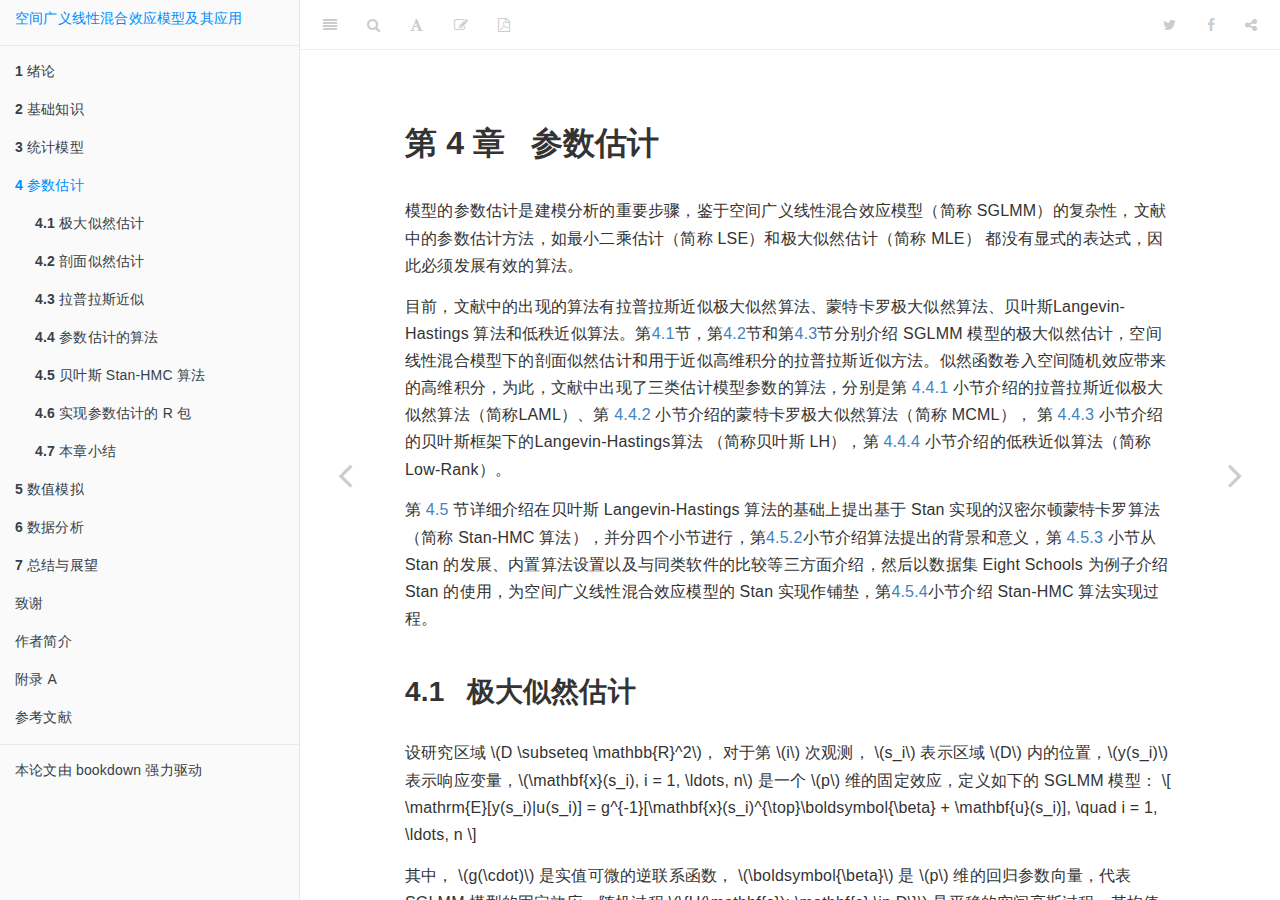
<file: algorithms.html>
<!DOCTYPE html>
<html >

<head>

  <meta charset="UTF-8">
  <meta http-equiv="X-UA-Compatible" content="IE=edge">
  <title>第 4 章 参数估计 | Master Thesis Template</title>
  <meta name="description" content="Spatial generalized linear mixed models, Stationary Spatial Gaussian Process, Stan platform, Markov chain Monte Carlo.">
  <meta name="generator" content="bookdown  and GitBook 2.6.7">

  <meta property="og:title" content="第 4 章 参数估计 | Master Thesis Template" />
  <meta property="og:type" content="book" />
  
  <meta property="og:image" content="images/logo.png" />
  <meta property="og:description" content="Spatial generalized linear mixed models, Stationary Spatial Gaussian Process, Stan platform, Markov chain Monte Carlo." />
  <meta name="github-repo" content="XiangyunHuang/Thesis-Template-Bookdown" />

  <meta name="twitter:card" content="summary" />
  <meta name="twitter:title" content="第 4 章 参数估计 | Master Thesis Template" />
  
  <meta name="twitter:description" content="Spatial generalized linear mixed models, Stationary Spatial Gaussian Process, Stan platform, Markov chain Monte Carlo." />
  <meta name="twitter:image" content="images/logo.png" />

<meta name="author" content="Xiang-Yun Huang">


<meta name="date" content="2019-01-18">

  <meta name="viewport" content="width=device-width, initial-scale=1">
  <meta name="apple-mobile-web-app-capable" content="yes">
  <meta name="apple-mobile-web-app-status-bar-style" content="black">
  
  <link rel="shortcut icon" href="images/favicon.ico" type="image/x-icon">
<link rel="prev" href="models.html">
<link rel="next" href="simulations.html">
<script src="libs/jquery-2.2.3/jquery.min.js"></script>
<link href="libs/gitbook-2.6.7/css/style.css" rel="stylesheet" />
<link href="libs/gitbook-2.6.7/css/plugin-table.css" rel="stylesheet" />
<link href="libs/gitbook-2.6.7/css/plugin-bookdown.css" rel="stylesheet" />
<link href="libs/gitbook-2.6.7/css/plugin-highlight.css" rel="stylesheet" />
<link href="libs/gitbook-2.6.7/css/plugin-search.css" rel="stylesheet" />
<link href="libs/gitbook-2.6.7/css/plugin-fontsettings.css" rel="stylesheet" />









<style type="text/css">
a.sourceLine { display: inline-block; line-height: 1.25; }
a.sourceLine { pointer-events: none; color: inherit; text-decoration: inherit; }
a.sourceLine:empty { height: 1.2em; }
.sourceCode { overflow: visible; }
code.sourceCode { white-space: pre; position: relative; }
div.sourceCode { margin: 1em 0; }
pre.sourceCode { margin: 0; }
@media screen {
div.sourceCode { overflow: auto; }
}
@media print {
code.sourceCode { white-space: pre-wrap; }
a.sourceLine { text-indent: -1em; padding-left: 1em; }
}
pre.numberSource a.sourceLine
  { position: relative; left: -4em; }
pre.numberSource a.sourceLine::before
  { content: attr(title);
    position: relative; left: -1em; text-align: right; vertical-align: baseline;
    border: none; pointer-events: all; display: inline-block;
    -webkit-touch-callout: none; -webkit-user-select: none;
    -khtml-user-select: none; -moz-user-select: none;
    -ms-user-select: none; user-select: none;
    padding: 0 4px; width: 4em;
    color: #aaaaaa;
  }
pre.numberSource { margin-left: 3em; border-left: 1px solid #aaaaaa;  padding-left: 4px; }
div.sourceCode
  {  }
@media screen {
a.sourceLine::before { text-decoration: underline; }
}
code span.al { color: #ff0000; font-weight: bold; } /* Alert */
code span.an { color: #60a0b0; font-weight: bold; font-style: italic; } /* Annotation */
code span.at { color: #7d9029; } /* Attribute */
code span.bn { color: #40a070; } /* BaseN */
code span.bu { } /* BuiltIn */
code span.cf { color: #007020; font-weight: bold; } /* ControlFlow */
code span.ch { color: #4070a0; } /* Char */
code span.cn { color: #880000; } /* Constant */
code span.co { color: #60a0b0; font-style: italic; } /* Comment */
code span.cv { color: #60a0b0; font-weight: bold; font-style: italic; } /* CommentVar */
code span.do { color: #ba2121; font-style: italic; } /* Documentation */
code span.dt { color: #902000; } /* DataType */
code span.dv { color: #40a070; } /* DecVal */
code span.er { color: #ff0000; font-weight: bold; } /* Error */
code span.ex { } /* Extension */
code span.fl { color: #40a070; } /* Float */
code span.fu { color: #06287e; } /* Function */
code span.im { } /* Import */
code span.in { color: #60a0b0; font-weight: bold; font-style: italic; } /* Information */
code span.kw { color: #007020; font-weight: bold; } /* Keyword */
code span.op { color: #666666; } /* Operator */
code span.ot { color: #007020; } /* Other */
code span.pp { color: #bc7a00; } /* Preprocessor */
code span.sc { color: #4070a0; } /* SpecialChar */
code span.ss { color: #bb6688; } /* SpecialString */
code span.st { color: #4070a0; } /* String */
code span.va { color: #19177c; } /* Variable */
code span.vs { color: #4070a0; } /* VerbatimString */
code span.wa { color: #60a0b0; font-weight: bold; font-style: italic; } /* Warning */
</style>

<link rel="stylesheet" href="style.css" type="text/css" />
</head>

<body>



  <div class="book without-animation with-summary font-size-2 font-family-1" data-basepath=".">

    <div class="book-summary">
      <nav role="navigation">

<ul class="summary">
<li><a href="./">空间广义线性混合效应模型及其应用</a></li>

<li class="divider"></li>
<li class="chapter" data-level="1" data-path="index.html"><a href="index.html"><i class="fa fa-check"></i><b>1</b> 绪论</a><ul>
<li class="chapter" data-level="1.1" data-path="index.html"><a href="index.html#reviews"><i class="fa fa-check"></i><b>1.1</b> 文献综述</a></li>
<li class="chapter" data-level="1.2" data-path="index.html"><a href="index.html#stracture"><i class="fa fa-check"></i><b>1.2</b> 论文结构</a></li>
</ul></li>
<li class="chapter" data-level="2" data-path="prepare.html"><a href="prepare.html"><i class="fa fa-check"></i><b>2</b> 基础知识</a><ul>
<li class="chapter" data-level="2.1" data-path="prepare.html"><a href="prepare.html#sec:exp"><i class="fa fa-check"></i><b>2.1</b> 指数族</a></li>
<li class="chapter" data-level="2.2" data-path="prepare.html"><a href="prepare.html#sec:lse"><i class="fa fa-check"></i><b>2.2</b> 最小二乘估计</a></li>
<li class="chapter" data-level="2.3" data-path="prepare.html"><a href="prepare.html#sec:def-mle"><i class="fa fa-check"></i><b>2.3</b> 极大似然估计</a></li>
<li class="chapter" data-level="2.4" data-path="prepare.html"><a href="prepare.html#sec:stationary-gaussian-process"><i class="fa fa-check"></i><b>2.4</b> 平稳高斯过程</a></li>
<li class="chapter" data-level="2.5" data-path="prepare.html"><a href="prepare.html#sec:bayes-prior"><i class="fa fa-check"></i><b>2.5</b> 先验和后验分布</a></li>
<li class="chapter" data-level="2.6" data-path="prepare.html"><a href="prepare.html#sec:bayes-estimates"><i class="fa fa-check"></i><b>2.6</b> 常用贝叶斯估计</a></li>
<li class="chapter" data-level="2.7" data-path="prepare.html"><a href="prepare.html#sec:foundations"><i class="fa fa-check"></i><b>2.7</b> 本章小结</a></li>
</ul></li>
<li class="chapter" data-level="3" data-path="models.html"><a href="models.html"><i class="fa fa-check"></i><b>3</b> 统计模型</a><ul>
<li class="chapter" data-level="3.1" data-path="models.html"><a href="models.html#sec:Linear-Models"><i class="fa fa-check"></i><b>3.1</b> 简单线性模型</a></li>
<li class="chapter" data-level="3.2" data-path="models.html"><a href="models.html#sec:Generalized-Linear-Models"><i class="fa fa-check"></i><b>3.2</b> 广义线性模型</a></li>
<li class="chapter" data-level="3.3" data-path="models.html"><a href="models.html#sec:Generalized-Linear-Mixed-Effects-Models"><i class="fa fa-check"></i><b>3.3</b> 广义线性混合效应模型</a></li>
<li class="chapter" data-level="3.4" data-path="models.html"><a href="models.html#sec:Spatial-Generalized-linear-mixed-effects-models"><i class="fa fa-check"></i><b>3.4</b> 空间广义线性混合效应模型</a><ul>
<li class="chapter" data-level="3.4.1" data-path="models.html"><a href="models.html#subsec:structure-sglmm"><i class="fa fa-check"></i><b>3.4.1</b> 模型结构</a></li>
<li class="chapter" data-level="3.4.2" data-path="models.html"><a href="models.html#subsec:covariance-function"><i class="fa fa-check"></i><b>3.4.2</b> 自协方差函数</a></li>
<li class="chapter" data-level="3.4.3" data-path="models.html"><a href="models.html#subsec:identify"><i class="fa fa-check"></i><b>3.4.3</b> 模型识别</a></li>
<li class="chapter" data-level="3.4.4" data-path="models.html"><a href="models.html#subsec:prior-sglmm"><i class="fa fa-check"></i><b>3.4.4</b> 先验分布</a></li>
</ul></li>
<li class="chapter" data-level="3.5" data-path="models.html"><a href="models.html#sec:models"><i class="fa fa-check"></i><b>3.5</b> 本章小结</a></li>
</ul></li>
<li class="chapter" data-level="4" data-path="algorithms.html"><a href="algorithms.html"><i class="fa fa-check"></i><b>4</b> 参数估计</a><ul>
<li class="chapter" data-level="4.1" data-path="algorithms.html"><a href="algorithms.html#sec:mle"><i class="fa fa-check"></i><b>4.1</b> 极大似然估计</a></li>
<li class="chapter" data-level="4.2" data-path="algorithms.html"><a href="algorithms.html#sec:profile-likelihood"><i class="fa fa-check"></i><b>4.2</b> 剖面似然估计</a></li>
<li class="chapter" data-level="4.3" data-path="algorithms.html"><a href="algorithms.html#sec:Laplace-approximation"><i class="fa fa-check"></i><b>4.3</b> 拉普拉斯近似</a></li>
<li class="chapter" data-level="4.4" data-path="algorithms.html"><a href="algorithms.html#sec:algrithms"><i class="fa fa-check"></i><b>4.4</b> 参数估计的算法</a><ul>
<li class="chapter" data-level="4.4.1" data-path="algorithms.html"><a href="algorithms.html#subsec:LA"><i class="fa fa-check"></i><b>4.4.1</b> 拉普拉斯近似极大似然算法</a></li>
<li class="chapter" data-level="4.4.2" data-path="algorithms.html"><a href="algorithms.html#subsec:MCML"><i class="fa fa-check"></i><b>4.4.2</b> 蒙特卡罗极大似然算法</a></li>
<li class="chapter" data-level="4.4.3" data-path="algorithms.html"><a href="algorithms.html#sec:MCMC"><i class="fa fa-check"></i><b>4.4.3</b> 贝叶斯 Langevin-Hastings 算法</a></li>
<li class="chapter" data-level="4.4.4" data-path="algorithms.html"><a href="algorithms.html#LowRank"><i class="fa fa-check"></i><b>4.4.4</b> 低秩近似算法</a></li>
</ul></li>
<li class="chapter" data-level="4.5" data-path="algorithms.html"><a href="algorithms.html#sec:stan-hmc"><i class="fa fa-check"></i><b>4.5</b> 贝叶斯 Stan-HMC 算法</a><ul>
<li class="chapter" data-level="4.5.1" data-path="algorithms.html"><a href="algorithms.html#subsec:Curse-of-Dimensionality"><i class="fa fa-check"></i><b>4.5.1</b> 蒙特卡罗积分</a></li>
<li class="chapter" data-level="4.5.2" data-path="algorithms.html"><a href="algorithms.html#subsec:motivations"><i class="fa fa-check"></i><b>4.5.2</b> 背景和意义</a></li>
<li class="chapter" data-level="4.5.3" data-path="algorithms.html"><a href="algorithms.html#subsec:stan-samplers"><i class="fa fa-check"></i><b>4.5.3</b> Stan 简介</a></li>
<li class="chapter" data-level="4.5.4" data-path="algorithms.html"><a href="algorithms.html#subsec:stan-hmc"><i class="fa fa-check"></i><b>4.5.4</b> 实现过程</a></li>
</ul></li>
<li class="chapter" data-level="4.6" data-path="algorithms.html"><a href="algorithms.html#subsec:sglmm-with-r"><i class="fa fa-check"></i><b>4.6</b> 实现参数估计的 R 包</a></li>
<li class="chapter" data-level="4.7" data-path="algorithms.html"><a href="algorithms.html#sec:estimations"><i class="fa fa-check"></i><b>4.7</b> 本章小结</a></li>
</ul></li>
<li class="chapter" data-level="5" data-path="simulations.html"><a href="simulations.html"><i class="fa fa-check"></i><b>5</b> 数值模拟</a><ul>
<li class="chapter" data-level="5.1" data-path="simulations.html"><a href="simulations.html#spatial-gaussian-processes"><i class="fa fa-check"></i><b>5.1</b> 平稳空间高斯过程</a><ul>
<li class="chapter" data-level="5.1.1" data-path="simulations.html"><a href="simulations.html#sim-one-gp"><i class="fa fa-check"></i><b>5.1.1</b> 一维平稳空间高斯过程</a></li>
<li class="chapter" data-level="5.1.2" data-path="simulations.html"><a href="simulations.html#sim-two-gp"><i class="fa fa-check"></i><b>5.1.2</b> 二维平稳空间高斯过程</a></li>
</ul></li>
<li class="chapter" data-level="5.2" data-path="simulations.html"><a href="simulations.html#sim-sglmm"><i class="fa fa-check"></i><b>5.2</b> 空间广义线性混合效应模型</a><ul>
<li class="chapter" data-level="5.2.1" data-path="simulations.html"><a href="simulations.html#sim-binomal-sglmm"><i class="fa fa-check"></i><b>5.2.1</b> 响应变量服从二项分布</a></li>
<li class="chapter" data-level="5.2.2" data-path="simulations.html"><a href="simulations.html#possion-sglmm"><i class="fa fa-check"></i><b>5.2.2</b> 响应变量服从泊松分布</a></li>
</ul></li>
<li class="chapter" data-level="5.3" data-path="simulations.html"><a href="simulations.html#sec:simulations"><i class="fa fa-check"></i><b>5.3</b> 本章小结</a></li>
</ul></li>
<li class="chapter" data-level="6" data-path="applications.html"><a href="applications.html"><i class="fa fa-check"></i><b>6</b> 数据分析</a><ul>
<li class="chapter" data-level="6.1" data-path="applications.html"><a href="applications.html#sec:spatial-random-effects"><i class="fa fa-check"></i><b>6.1</b> 小麦产量的空间分布</a></li>
<li class="chapter" data-level="6.2" data-path="applications.html"><a href="applications.html#case-rongelap"><i class="fa fa-check"></i><b>6.2</b> 核污染浓度的空间分布</a></li>
<li class="chapter" data-level="6.3" data-path="applications.html"><a href="applications.html#sec:cases"><i class="fa fa-check"></i><b>6.3</b> 本章小结</a></li>
</ul></li>
<li class="chapter" data-level="7" data-path="summary.html"><a href="summary.html"><i class="fa fa-check"></i><b>7</b> 总结与展望</a></li>
<li class="chapter" data-level="" data-path="ack.html"><a href="ack.html"><i class="fa fa-check"></i>致谢</a></li>
<li class="chapter" data-level="" data-path="author.html"><a href="author.html"><i class="fa fa-check"></i>作者简介</a></li>
<li class="chapter" data-level="" data-path="appendix.html"><a href="appendix.html"><i class="fa fa-check"></i>附录 A</a><ul>
<li class="chapter" data-level="" data-path="appendix.html"><a href="appendix.html#tables-simulations"><i class="fa fa-check"></i>表格</a></li>
<li class="chapter" data-level="" data-path="appendix.html"><a href="appendix.html#simulate-code"><i class="fa fa-check"></i>代码</a></li>
</ul></li>
<li class="chapter" data-level="" data-path="references.html"><a href="references.html"><i class="fa fa-check"></i>参考文献</a></li>
<li class="divider"></li>
<li><a href="https://github.com/rstudio/bookdown" target="blank">本论文由 bookdown 强力驱动</a></li>

</ul>

      </nav>
    </div>

    <div class="book-body">
      <div class="body-inner">
        <div class="book-header" role="navigation">
          <h1>
            <i class="fa fa-circle-o-notch fa-spin"></i><a href="./">Master Thesis Template</a>
          </h1>
        </div>

        <div class="page-wrapper" tabindex="-1" role="main">
          <div class="page-inner">

            <section class="normal" id="section-">
<div id="algorithms" class="section level1">
<h1><span class="header-section-number">第 4 章</span> 参数估计</h1>
<p>模型的参数估计是建模分析的重要步骤，鉴于空间广义线性混合效应模型（简称 SGLMM）的复杂性，文献中的参数估计方法，如最小二乘估计（简称 LSE）和极大似然估计（简称 MLE） 都没有显式的表达式，因此必须发展有效的算法。</p>
<p>目前，文献中的出现的算法有拉普拉斯近似极大似然算法、蒙特卡罗极大似然算法、贝叶斯Langevin-Hastings 算法和低秩近似算法。第<a href="algorithms.html#sec:mle">4.1</a>节，第<a href="algorithms.html#sec:profile-likelihood">4.2</a>节和第<a href="algorithms.html#sec:Laplace-approximation">4.3</a>节分别介绍 SGLMM 模型的极大似然估计，空间线性混合模型下的剖面似然估计和用于近似高维积分的拉普拉斯近似方法。似然函数卷入空间随机效应带来的高维积分，为此，文献中出现了三类估计模型参数的算法，分别是第 <a href="algorithms.html#subsec:LA">4.4.1</a> 小节介绍的拉普拉斯近似极大似然算法（简称LAML）、第 <a href="algorithms.html#subsec:MCML">4.4.2</a> 小节介绍的蒙特卡罗极大似然算法（简称 MCML）， 第 <a href="algorithms.html#sec:MCMC">4.4.3</a> 小节介绍的贝叶斯框架下的Langevin-Hastings算法 （简称贝叶斯 LH），第 <a href="algorithms.html#LowRank">4.4.4</a> 小节介绍的低秩近似算法（简称 Low-Rank）。</p>
<p>第 <a href="algorithms.html#sec:stan-hmc">4.5</a> 节详细介绍在贝叶斯 Langevin-Hastings 算法的基础上提出基于 Stan 实现的汉密尔顿蒙特卡罗算法（简称 Stan-HMC 算法），并分四个小节进行，第<a href="algorithms.html#subsec:motivations">4.5.2</a>小节介绍算法提出的背景和意义，第 <a href="algorithms.html#subsec:stan-samplers">4.5.3</a> 小节从 Stan 的发展、内置算法设置以及与同类软件的比较等三方面介绍，然后以数据集 Eight Schools 为例子介绍 Stan 的使用，为空间广义线性混合效应模型的 Stan 实现作铺垫，第<a href="algorithms.html#subsec:stan-hmc">4.5.4</a>小节介绍 Stan-HMC 算法实现过程。</p>
<div id="sec:mle" class="section level2">
<h2><span class="header-section-number">4.1</span> 极大似然估计</h2>
<p>设研究区域 <span class="math inline">\(D \subseteq \mathbb{R}^2\)</span>， 对于第 <span class="math inline">\(i\)</span> 次观测， <span class="math inline">\(s_i\)</span> 表示区域 <span class="math inline">\(D\)</span> 内的位置，<span class="math inline">\(y(s_i)\)</span> 表示响应变量，<span class="math inline">\(\mathbf{x}(s_i), i = 1, \ldots, n\)</span> 是一个 <span class="math inline">\(p\)</span> 维的固定效应，定义如下的 SGLMM 模型：
<span class="math display">\[
\mathrm{E}[y(s_i)|u(s_i)] = g^{-1}[\mathbf{x}(s_i)^{\top}\boldsymbol{\beta} + \mathbf{u}(s_i)], \quad i = 1, \ldots, n
\]</span></p>
<p>其中， <span class="math inline">\(g(\cdot)\)</span> 是实值可微的逆联系函数， <span class="math inline">\(\boldsymbol{\beta}\)</span> 是 <span class="math inline">\(p\)</span> 维的回归参数向量，代表 SGLMM 模型的固定效应。随机过程 <span class="math inline">\(\{U(\mathbf{s}): \mathbf{s} \in D\}\)</span> 是平稳的空间高斯过程，其均值为 <span class="math inline">\(\mathbf{0}\)</span>， 自协方差函数 <span class="math inline">\(\mathsf{Cov}(U(\mathbf{s}),U(\mathbf{s}&#39;)) = C(\mathbf{s} - \mathbf{s}&#39;; \boldsymbol{\theta})\)</span>， <span class="math inline">\(\boldsymbol{\theta}\)</span> 表示其中的参数向量。 <span class="math inline">\(\mathbf{u} = (u(s_1),u(s_2),\ldots,u(s_n))^{\top}\)</span> 是平稳空间高斯过程 <span class="math inline">\(U(\cdot)\)</span> 的一个实例。给定 <span class="math inline">\(\mathbf{u}\)</span>的情况下，观察值 <span class="math inline">\(\mathbf{y} = (y(s_1),y(s_2),\ldots,y(s_n))^{\top}\)</span> 是相互独立的。</p>
<p>给定 <span class="math inline">\(u_i = u(s_i), i = 1, \ldots, n\)</span>的条件下， <span class="math inline">\(y_i = y(s_i)\)</span> 的条件概率密度函数是
<span class="math display">\[
f(y_i|u_i;\boldsymbol{\beta}) = \exp[a(\mu_i)y_i - b(\mu_i)]c(y_i)
\]</span></p>
<p>其中， <span class="math inline">\(\mu_i = \mathsf{E}(y_i|u_i)\)</span>， <span class="math inline">\(a(\cdot),b(\cdot)\)</span> 和 <span class="math inline">\(c(\cdot)\)</span> 是特定的函数，具体的情况视所服从的分布而定，第<a href="prepare.html#prepare">2</a>章第<a href="prepare.html#sec:exp">2.1</a>节就不同的分布给出了不同函数形式。 SGLMM 模型的边际似然函数</p>
<p><span class="math display" id="eq:likelihood-function-1">\[\begin{equation}
L(\boldsymbol{\psi};\mathbf{y}) = \int \prod_{i=1}^{n} f(y_i|u_i;\boldsymbol{\beta})\phi_{n}(\mathbf{u};0,\Sigma_{\boldsymbol{\theta}})\mathrm{d}\mathbf{u} \tag{4.1}
\end{equation}\]</span></p>
<p>记号 <span class="math inline">\(\boldsymbol{\psi} = (\boldsymbol{\beta},\boldsymbol{\theta})\)</span> 表示 SGLMM 模型的全部参数， <span class="math inline">\(\phi_{n}(\cdot;0,\Sigma_{\boldsymbol{\theta}})\)</span> 表示 <span class="math inline">\(n\)</span> 元正态密度函数，其均值为 <span class="math inline">\(\mathbf{0}\)</span>， 协方差矩阵为 <span class="math inline">\(\Sigma_{\boldsymbol{\theta}} = (c_{ij}) = (C(s_i - s_j; \boldsymbol{\theta})), i,j = 1, \ldots, n\)</span>。 边际似然函数 <a href="algorithms.html#eq:likelihood-function-1">(4.1)</a> 几乎总是卷入一个难以处理的积分，这是主要面临的问题，并且计算量随观测 <span class="math inline">\(y_i\)</span> 的数量增加，此积分的维数等于观测点的个数。</p>
<p>再从贝叶斯方法的角度来看 SGLMM 模型， 令 <span class="math inline">\(\mathbf{y} = (y(s_1),\ldots,y(s_n))^{\top}\)</span> 表示观测值， <span class="math inline">\(\pi(\boldsymbol{\psi})\)</span> 表示模型参数的联合先验密度，那么联合后验密度为</p>
<p><span class="math display">\[\begin{equation}
\begin{aligned}
\pi(\boldsymbol{\psi},\mathbf{u}|\mathbf{y}) &amp;= \frac{f(\mathbf{y|\mathbf{u}, \boldsymbol{\psi}})\phi_{n}(\mathbf{u};0,\Sigma_{\boldsymbol{\theta}})\pi(\boldsymbol{\psi})}{m(\mathbf{y})} \\
m(\mathbf{y}) &amp;= \int f(\mathbf{y|\mathbf{u}, \boldsymbol{\psi}})\phi_{n}(\mathbf{u};0,\Sigma_{\boldsymbol{\theta}})\pi(\boldsymbol{\psi})\mathrm{d} \mathbf{u} \mathrm{d} \boldsymbol{\psi}
\end{aligned}
\end{equation}\]</span></p>
<p>同样遭遇难以处理的高维积分问题，所以 <span class="math inline">\(m(\mathbf{y})\)</span> 亦不会有显式表达式。特别地，若取 <span class="math inline">\(\pi(\boldsymbol{\psi})\)</span> 为扁平先验 （flat priors） ，如 <span class="math inline">\(\pi(\boldsymbol{\psi}) \propto 1\)</span>， 后验分布将简化为似然函数 <a href="algorithms.html#eq:likelihood-function-1">(4.1)</a> 的常数倍。 如果导出的后验是合适的， MCMC 算法可以用来研究似然函数， 但是对很多 SGLMM 模型扁平先验会导出不合适的后验 （improper posteriors） <span class="citation">(Natarajan and McCulloch <a href="#ref-Natarajan1995">1995</a>)</span>， 所以选用模糊先验 （diffuse prior）来导出合适的后验 （proper posteriors），导出的后验能接近似然函数，并不要求后验模 （posterior mode） 完全是似然函数的极大似然估计 MLE <span class="citation">(Kass and Wasserman <a href="#ref-Robert1996JASA">1996</a>)</span>。</p>
</div>
<div id="sec:profile-likelihood" class="section level2">
<h2><span class="header-section-number">4.2</span> 剖面似然估计</h2>
<p>极大似然估计是一种被广泛接受的参数估计方法，因其优良的大样本性质，在宽松的正则条件下，极大似然估计服从渐近正态分布，满足无偏性，而且是有效的估计。为了叙述方便，似然函数能有显式表达式，考虑空间线性混合效应模型，即响应变量服从正态分布的情况，以此来介绍剖面似然估计 （profile likelihood estimate）<span class="citation">(Peter J. Diggle and Ribeiro Jr., <a href="#ref-Diggle2007">n.d.</a>)</span>。
<span class="math display" id="eq:gaussian-model">\[\begin{equation}
\mathbf{Y} \sim \mathcal{N}(D\boldsymbol{\beta},\sigma^2 \mathbf{R}(\phi) + \tau^2\mathbf{I})
\tag{4.2}
\end{equation}\]</span>
其中， <span class="math inline">\(D\)</span> 是 <span class="math inline">\(n \times p\)</span> 的观测数据矩阵，<span class="math inline">\(\boldsymbol{\beta}\)</span> 是<span class="math inline">\(p\times 1\)</span>维的回归参数向量，<span class="math inline">\(\mathbf{R}\)</span> 依赖于 <span class="math inline">\(\phi\)</span>，这里<span class="math inline">\(\phi\)</span> 可能含有多个参数。模型 <a href="algorithms.html#eq:gaussian-model">(4.2)</a> 的对数似然函数
<span class="math display" id="eq:gauss-log-lik">\[\begin{equation}
\begin{aligned}
L(\boldsymbol{\beta},\tau^2,\sigma^2,\phi) = {} 
 &amp; - 0.5\{ n\log(2\pi) + \log\{|(\sigma^2\mathbf{R}(\phi)+\tau^2\mathbf{I})|\} \\
 &amp; + (\mathbf{Y} - D\boldsymbol{\beta})^{\top}(\sigma^2\mathbf{R}(\phi)+\tau^2\mathbf{I})^{-1}(\mathbf{Y} - D\boldsymbol{\beta}) \}  
\end{aligned} \tag{4.3}
\end{equation}\]</span>
极大化 <a href="algorithms.html#eq:gauss-log-lik">(4.3)</a> 式就是求模型 <a href="algorithms.html#eq:gaussian-model">(4.2)</a> 参数的极大似然估计，极大化对数似然的过程分步如下：</p>
<ol style="list-style-type: decimal">
<li>重参数化 <span class="math inline">\(\nu^2 = \tau^2/\sigma^2\)</span>，令 <span class="math inline">\(V = \mathbf{R}(\phi) + \nu^2 \mathbf{I}\)</span>；</li>
<li>给定 <span class="math inline">\(V\)</span>，对数似然函数 <a href="algorithms.html#eq:gauss-log-lik">(4.3)</a> 在
<span class="math display" id="eq:beta-sigma">\[\begin{equation}
\begin{aligned}
   \hat{\boldsymbol{\beta}}(V) &amp; =  (D^{\top} V^{-1} D)^{-1} D^{\top} V^{-1}\mathbf{Y} \\
   \hat{\sigma}^2(V)           &amp; =  n^{-1} \{\mathbf{Y} - D\hat{\boldsymbol{\beta}}(V)\}^{\top} V^{-1} \{\mathbf{Y} - D\hat{\boldsymbol{\beta}}(V)\}
\end{aligned} \tag{4.4}
\end{equation}\]</span>
取得极大值；</li>
<li>将 <a href="algorithms.html#eq:beta-sigma">(4.4)</a> 式代入对数似然函数 <a href="algorithms.html#eq:gauss-log-lik">(4.3)</a> 式，可获得一个简化的对数似然
<span class="math display" id="eq:reduced-gauss-log-lik">\[\begin{equation}
   L_{0}(\nu^2,\phi) = - 0.5\{ n\log(2\pi) + n\log \hat{\sigma}^2(V) + \log |V| + n \} \tag{4.5}
\end{equation}\]</span></li>
<li>关于参数 <span class="math inline">\(\nu^2, \phi\)</span> 极大化 <a href="algorithms.html#eq:reduced-gauss-log-lik">(4.5)</a> 式，获得参数 <span class="math inline">\(\nu^2, \phi\)</span> 的估计值，再将其回代 <a href="algorithms.html#eq:beta-sigma">(4.4)</a> 式，获得估计值 <span class="math inline">\(\hat{\boldsymbol{\beta}}\)</span> 和 <span class="math inline">\(\hat{\sigma}^2\)</span>。</li>
</ol>
<p>在空间线性混合效应模型的设置下，上述极大化似然函数的过程可能与自协方差函数的类型有关，如在使用 Matérn 型自协方差函数的时，平滑参数 <span class="math inline">\(\kappa\)</span> 也卷入到 <span class="math inline">\(\phi\)</span> 中，导致识别问题。因此，让 <span class="math inline">\(\kappa\)</span> 分别取 <span class="math inline">\(0.5,1.5,2.5\)</span>，使得平稳空间高斯过程 <span class="math inline">\(\mathcal{S}\)</span> 覆盖到不同程度的均方可微性 <span class="citation">(Warnes and Ripley <a href="#ref-Warnes1987">1987</a>)</span>。原则上，极大似然估计的变化情况可以通过观察对数似然函数的曲面来分析<a href="#fn2" class="footnote-ref" id="fnref2"><sup>2</sup></a>，但是，似然曲面的维数往往不允许直接观察。在这种情形下，另一个基于似然的想法是剖面似然 （profile likelihood）。一般地，假定有一个模型含有参数 <span class="math inline">\((\alpha,\phi)\)</span>，其参数的似然函数表示为 <span class="math inline">\(L(\alpha,\phi)\)</span>。则关于 <span class="math inline">\(\alpha\)</span> 的剖面似然函数定义为
<span class="math display" id="eq:profile-log-lik">\[\begin{equation}
L_{p}(\alpha) = L(\alpha,\hat{\psi}(\alpha)) = \max_{\psi} (L(\alpha,\psi))
\tag{4.6}
\end{equation}\]</span>
即考虑似然函数随 <span class="math inline">\(\alpha\)</span> 的变化情况，对每一个 <span class="math inline">\(\alpha\)</span> （保持 <span class="math inline">\(\alpha\)</span> 不变），指定 <span class="math inline">\(\psi\)</span> 的值使得对数似然取得最大值。剖面似然就是让我们可以观察到关于 <span class="math inline">\(\alpha\)</span> 的似然曲面，显然，其维数比完全似然曲面要低，与只有一个参数的对数似然一样，它也可以用来计算单个参数的置信区间。现在，注意到简化的对数似然 <a href="algorithms.html#eq:reduced-gauss-log-lik">(4.5)</a> 其实可以看作模型 <a href="algorithms.html#eq:gaussian-model">(4.2)</a> 关于 <span class="math inline">\((\nu^2,\phi)\)</span> 的剖面对数似然 <span class="citation">(Peter J. Diggle and Ribeiro Jr., <a href="#ref-Diggle2007">n.d.</a>)</span>。</p>
</div>
<div id="sec:Laplace-approximation" class="section level2">
<h2><span class="header-section-number">4.3</span> 拉普拉斯近似</h2>
<p>先回顾一下基本的泰勒展开，将一个函数 <span class="math inline">\(f(x)\)</span> 在点 <span class="math inline">\(a\)</span> 处展开成和的形式，有时候是无穷多项，可以使用其中的有限项作为近似，通常会选用前三项，即到达函数 <span class="math inline">\(f(x)\)</span> 二阶导的位置。
<span class="math display">\[ f(x) = f(a) + \frac{f&#39;(a)}{1!}(x-a) + \frac{f&#39;&#39;(a)}{2!}(x-a)^2 + \frac{f&#39;&#39;&#39;(a)}{3!}(x-a)^3 + \ldots \]</span>
以基本的抛物线函数 <span class="math inline">\(f(x) = x^2\)</span> 为例，考虑将它在 <span class="math inline">\(a = 2\)</span> 处展开。首先计算 <span class="math inline">\(f(x)\)</span> 的各阶导数
<span class="math display">\[\begin{align*}
   &amp;{} f(x) = x^2, \quad f&#39;(x) = 2x, \\
   &amp;{} f&#39;&#39;(x) = 2 \quad f^{(n)}(x) = 0, \quad n = 3,4,\ldots
\end{align*}\]</span>
因此，<span class="math inline">\(f(x)\)</span> 可以展开成有限项的和的形式
<span class="math display">\[ f(x) = x^2 = 2^2 + 2(2)(x-2) + \frac{2}{2}(x-2)^2 \]</span>
拉普拉斯近似本质上是用正态分布来近似任意分布 <span class="math inline">\(g(x)\)</span>，用泰勒展开的前三项近似 <span class="math inline">\(\log g(x)\)</span>，展开的位置是密度函数 <span class="math inline">\(g(x)\)</span> 的极值点 <span class="math inline">\(\hat{x}\)</span>，则有
<span class="math display">\[ \log g(x) \approx \log g(\hat{x}) + \frac{\partial \log g(\hat{x})}{\partial x} (x - \hat{x}) + \frac{\partial^2 \log g(\hat{x})}{2\partial x^2} (x - \hat{x})^2 \]</span>
由于是在函数 <span class="math inline">\(g(x)\)</span> 的极值点 <span class="math inline">\(\hat{x}\)</span> 展开， 所以 <span class="math inline">\(x = \hat{x}\)</span> 一阶导是 0，用曲率去估计方差是 <span class="math inline">\(\hat{\sigma}^2 = -1/\frac{\partial^2 \log g(\hat{x})}{2\partial x^2}\)</span>，再重写上述近似
<span class="math display">\[ \log g(x) \approx \log g(\hat{x}) - \frac{1}{2\hat{\sigma}^2} (x - \hat{x})^2 \]</span>
现在，用这个结果做正态近似，将上式两端先取指数，再积分，移去常数项
<span class="math display">\[ \int g(x) \mathrm{d}x = \int \exp[\log g(x)] \mathrm{d}x \approx \mathrm{constant} \int \exp[- \frac{(x - \hat{x})^2}{2\hat{\sigma}^2}] \mathrm{d}x \]</span>
则拉普拉斯方法近似任意密度函数 <span class="math inline">\(g(x)\)</span> 得到的正态分布的均值为 <span class="math inline">\(\hat{x}\)</span>， <span class="math inline">\(\hat{x}\)</span> 可以通过求解方程 <span class="math inline">\(g&#39;(x) = 0\)</span> 获得，方差为 <span class="math inline">\(\hat{\sigma}^2 = -1/g&#39;&#39;(\hat{x})\)</span>。下面以卡方分布 <span class="math inline">\(\chi^2\)</span> 为例，由于
<span class="math display">\[\begin{align*}
    &amp;{} f(x; k)     = \frac{ x^{k/2-1} \mathrm{e}^{-x/2} }{ 2^{k/2}\Gamma(k/2) }, x \geq 0 \quad
        \log f(x)   = (k/2 - 1) \log x - x/2 \\
    &amp;{} \log f&#39;(x)  = (k/2-1)/x - 1/2 = 0 \\
    &amp;{} \log f&#39;&#39;(x) = -(k/2-1)/x^2
\end{align*}\]</span>
所以，卡方分布的拉普拉斯近似为
<span class="math display">\[ \chi_{k}^2 \overset{LA}{\sim}  \mathcal{N}(\hat{x} = k-2, \hat{\sigma}^2 = 2(k-2)) \]</span>
且自由度越大，近似效果越好，对于多元分布的情况不难推广，使用多元泰勒展开和黑塞矩阵即可表示<span class="citation">(Tierney and Kadane <a href="#ref-Tierney1986">1986</a>)</span>。</p>
</div>
<div id="sec:algrithms" class="section level2">
<h2><span class="header-section-number">4.4</span> 参数估计的算法</h2>
<div id="subsec:LA" class="section level3">
<h3><span class="header-section-number">4.4.1</span> 拉普拉斯近似极大似然算法</h3>
<p>为描述拉普拉斯近似极大似然算法，空间广义线性混合效应模型的结构重新表述如下：</p>
<p><span class="math display" id="eq:sglmm">\[\begin{equation}
\begin{aligned}
\mathbf{Y(x)} | S(\mathbf{x}) &amp; \sim  f(\cdot;\boldsymbol{\mu(x)},\psi) \\
g(\boldsymbol{\mu}(\mathbf{x})) &amp; =  D\boldsymbol{\beta} + S(\mathbf{x}) 
                         = D\boldsymbol{\beta} + \sigma R(\mathbf{x};\phi) + \tau z \\
S(\mathbf{x}) &amp; \sim  \mathcal{N}(\mathbf{0},\Sigma)
\end{aligned} \tag{4.7}
\end{equation}\]</span></p>
<p>SGLMM 模型假定在给定高斯空间过程 <span class="math inline">\(S(\mathbf{x})\)</span> 的条件下， <span class="math inline">\(Y_1,Y_2,\ldots,Y_n\)</span> 是独立的，并且服从分布 <span class="math inline">\(f(\cdot;\boldsymbol{\mu}(\mathbf{x}),\psi)\)</span>。此分布的参数有两个来源，其一是与联系函数 <span class="math inline">\(g\)</span> 关联的线性预测 <span class="math inline">\(\boldsymbol{\mu}(\mathbf{x})\)</span>，其二是密度分布函数 <span class="math inline">\(f\)</span> 的发散参数 <span class="math inline">\(\psi\)</span>，可以看作是似然函数中的附加参数。空间过程 <span class="math inline">\(S(\mathbf{x})\)</span> 分解为空间相关 <span class="math inline">\(R(\mathbf{x};\phi)\)</span> 和独立过程 <span class="math inline">\(Z\)</span>，二者分别被参数 <span class="math inline">\(\sigma\)</span> 和 <span class="math inline">\(\tau\)</span> 归一化而具有单位方差。线性预测包含一组固定效应 <span class="math inline">\(D\boldsymbol{\beta}\)</span>，空间相关的随机效应 <span class="math inline">\(R(\mathbf{x};\phi)\)</span>，与空间不相关的随机效应 <span class="math inline">\(\tau z \sim \mathcal{N}(\mathbf{0},\tau^2\mathbf{I})\)</span>。<span class="math inline">\(D\)</span> 是根据协变量观测值得到的数据矩阵，<span class="math inline">\(\boldsymbol{\beta}\)</span> 是 <span class="math inline">\(p \times 1\)</span> 维的回归参数向量。</p>
<p><span class="math inline">\(R(\mathbf{x};\phi)\)</span> 是具有单位方差的平稳空间高斯过程，其自相关函数为 <span class="math inline">\(\rho(u,\phi)\)</span>，这里 <span class="math inline">\(u\)</span> 表示一对空间位置之间的距离，<span class="math inline">\(\phi\)</span> 是刻画空间相关性的参数。自相关函数 <span class="math inline">\(\rho(u,\phi) (\in \mathbb{R}^d)\)</span> 是 <span class="math inline">\(d\)</span> 维空间到一维空间的映射函数，特别地，假定空间过程 <span class="math inline">\(S(\mathbf{x})\)</span>的自相关函数仅仅依赖成对点之间的欧氏距离，即 <span class="math inline">\(u =\|x_i - x_j\|\)</span>。常见的自相关函数有指数型、梅隆型和球型。线性预测的随机效应部分协方差矩阵 <span class="math inline">\(\Sigma = \sigma^2 R(\mathbf{x};\phi) + \tau^2\mathbf{I}\)</span>。</p>
<p>估计 SGLMM 模型 <a href="algorithms.html#eq:sglmm">(4.7)</a> 的参数 <span class="math inline">\(\boldsymbol{\theta} = (\boldsymbol{\beta},\sigma^2,\tau^2,\phi,\psi)\)</span> 需要极大化边际似然函数</p>
<p><span class="math display" id="eq:marginal-likelihood">\[\begin{equation}
L(\boldsymbol{\theta};\mathbf{y}) = \int_{\mathbb{R}^n} [\mathbf{Y(x)}|S(\mathbf{x})][S(\mathbf{x})]\mathrm{d}S(\mathbf{x}) \tag{4.8}
\end{equation}\]</span></p>
<p>边际似然函数 <span class="math inline">\(L(\boldsymbol{\theta};\mathbf{y})\)</span> 包含两个分布的乘积和随机效应的积分，并且这个积分无法显式的表示，第一个分布是观测变量 <span class="math inline">\(\mathbf{Y}\)</span> 的抽样分布，第二个分布是多元高斯分布。一个特殊的情况是 <span class="math inline">\(\mathbf{Y}\)</span> 也假设服从多元高斯分布，这时积分有显式表达式。</p>
<p>边际似然函数 <a href="algorithms.html#eq:marginal-likelihood">(4.8)</a> 卷入的数值积分是充满挑战的，因为积分的维数 <span class="math inline">\(n\)</span> 是观测值的数目，所以像二次、高斯-埃尔米特或适应性高斯-埃尔米特数值积分方式都是不可用的，Tierney 和 Kadane （1986 年）提出拉普拉斯近似方法 <span class="citation">(Tierney and Kadane <a href="#ref-Tierney1986">1986</a>)</span>，它在纵向数据分析中被大量采用 <span class="citation">(Peter J. Diggle et al., <a href="#ref-Diggle2002Analysis">n.d.</a>)</span>。总之，对空间广义线性混合效应模型而言，拉普拉斯近似还可以继续采用，想法是近似边际似然函数中的高维 <span class="math inline">\((n &gt; 3)\)</span> 积分，获得一个易于处理的表达式，有了积分的显式表达式，就可以用数值的方法求边际似然函数的极大值。拉普拉斯方法即用如下方式近似 <a href="algorithms.html#eq:marginal-likelihood">(4.8)</a> 中的积分</p>
<p><span class="math display" id="eq:laplace-approximate">\[\begin{equation}
I   =  \int_{\mathbb{R}^n} \exp\{Q(\mathbf{s})\}\mathrm{d}\mathbf{s} 
  \approx  (2\pi)^{n/2} |-Q&#39;&#39;(\hat{\mathbf{s}})|^{-1/2}\exp\{Q(\hat{\mathbf{s}})\} \tag{4.9}
\end{equation}\]</span></p>
<p>其中，<span class="math inline">\(Q(\mathbf{s})\)</span> 为已知的 <span class="math inline">\(n\)</span> 元函数，<span class="math inline">\(\hat{\mathbf{s}}\)</span> 是其极大值点，<span class="math inline">\(Q&#39;&#39;(\hat{\mathbf{s}})\)</span> 是黑塞矩阵。拉普拉斯近似的一维情形和主要近似的想法已在第<a href="prepare.html#prepare">2</a>章第<a href="algorithms.html#sec:Laplace-approximation">4.3</a>节详细阐述。</p>
<p>拉普拉斯近似方法也可以用于一般的广义线性混合效应模型的似然推断，特别地，对于空间广义线性混合效应模型，假定条件分布 <span class="math inline">\(f\)</span> 可以表示成如下指数族的形式</p>
<p><span class="math display" id="eq:exponential-family">\[\begin{equation}
f(\mathbf{y};\boldsymbol{\beta})  = \exp\{\mathbf{y}^{\top} (D\boldsymbol{\beta} + S(\mathbf{x})) - \mathbf{1}^{\top} b( D\boldsymbol{\beta} + S(\mathbf{x})) + \mathbf{1}^{\top} c(\mathbf{y}) \}  \tag{4.10}
\end{equation}\]</span></p>
<p>其中 <span class="math inline">\(b(\cdot)\)</span> 是特定的函数，常用的分布有泊松分布和二项分布等，详见第<a href="prepare.html#prepare">2</a>章第<a href="prepare.html#sec:exp">2.1</a>节。把 <a href="algorithms.html#eq:marginal-likelihood">(4.8)</a> 式中关于 <span class="math inline">\([S(\mathbf{x})]\)</span> 多元高斯密度函数表示为</p>
<p><span class="math display" id="eq:multi-gaussian-dist">\[\begin{align}
f(S(\mathbf{x});\Sigma) &amp; = (2\pi)^{-n/2}|\Sigma|^{-1/2} \exp\{ -\frac{1}{2}S(\mathbf{x})^{\top} \Sigma^{-1} S(\mathbf{x}) \} \\
                      &amp; = \exp\{ - \frac{n}{2}\log (2\pi) -\frac{1}{2}\log |\Sigma|  -\frac{1}{2}S(\mathbf{x})^{\top} \Sigma^{-1} S(\mathbf{x}) \} \tag{4.11}
\end{align}\]</span></p>
<p>现在将边际似然函数 <a href="algorithms.html#eq:marginal-likelihood">(4.8)</a> 写成适合使用拉普拉斯近似的格式</p>
<p><span class="math display">\[\begin{equation}
L(\boldsymbol{\theta};\mathbf{y}) = \int_{\mathbb{R}^n} \exp\{Q(S(\mathbf{x}))\} \mathrm{d}S(\mathbf{x}) 
\end{equation}\]</span></p>
<p>其中</p>
<p><span class="math display" id="eq:log-lik">\[\begin{equation}
\begin{aligned}
Q(S(\mathbf{x})) ={} &amp;  \mathbf{y}^{\top} (D \boldsymbol{\beta} + S(\mathbf{x})) - \mathbf{1}^{\top} b(D \boldsymbol{\beta} + S(\mathbf{x})) + \mathbf{1}^{\top}c(\mathbf{y}) \\
                   &amp; - \frac{n}{2}\log (2\pi) -\frac{1}{2}\log |\Sigma| -\frac{1}{2}S(\mathbf{x})^{\top} \Sigma^{-1} S(\mathbf{x})
\end{aligned} \tag{4.12}
\end{equation}\]</span></p>
<p>方程 <a href="algorithms.html#eq:log-lik">(4.12)</a> 凸显了采纳拉普拉斯近似方法拟合空间广义线性混合效应模型的方便性，可以把 <a href="algorithms.html#eq:log-lik">(4.12)</a> 当成两部分来看，前一部分是广义线性模型下样本的对数似然的和的形式，后一部分是多元高斯分布的对数似然。要使用 <a href="algorithms.html#eq:laplace-approximate">(4.9)</a> 式，需要函数 <span class="math inline">\(Q(S(\mathbf{x}))\)</span> 的极大值点 <span class="math inline">\(\hat{\mathbf{s}}\)</span>，这里采用牛顿-拉夫森算法 （Newton-Raphson，简称 NR） 寻找 <span class="math inline">\(n\)</span> 元函数的极大值点，NR 算法需要重复计算</p>
<p><span class="math display">\[\begin{equation}
\mathbf{s}_{i+1} = \mathbf{s}_{i} - Q&#39;&#39;(\mathbf{s}_{i})^{-1}Q&#39;(\mathbf{s}_{i}) 
\end{equation}\]</span></p>
<p>一直收敛到 <span class="math inline">\(\hat{\mathbf{s}}\)</span>。在这个内迭代的过程中，将参数 <span class="math inline">\(\boldsymbol{\theta}\)</span> 当作已知的。<span class="math inline">\(Q\)</span> 函数的一阶和二阶导数如下</p>
<p><span class="math display" id="eq:second-deriv" id="eq:first-deriv">\[\begin{align}
Q&#39;(\mathbf{s})&amp; =  \{\mathbf{y} - b&#39;(D\boldsymbol{\beta} + \mathbf{s}) \}^{\top} - \mathbf{s}^{\top}\Sigma^{-1} \tag{4.13} \\
Q&#39;&#39;(\mathbf{s})&amp; =  -\mathrm{diag} \{b&#39;&#39;(D\boldsymbol{\beta} + \mathbf{s}) \} - \Sigma^{-1} \tag{4.14}
\end{align}\]</span></p>
<p>用拉普拉斯方法近似的对数似然<span class="math inline">\(\ell(\boldsymbol{\theta};\mathbf{y})\)</span></p>
<p><span class="math display" id="eq:approx-log-lik">\[\begin{equation}
\begin{aligned}
\ell(\boldsymbol{\theta};\mathbf{y}) = {} &amp; \frac{n}{2}\log (2\pi) -\frac{1}{2}\log | -\mathrm{diag} \{b&#39;&#39;(D\boldsymbol{\beta} + \mathbf{s}) \} - \Sigma^{-1} |  \\
&amp; + \mathbf{y}^{\top} (D\boldsymbol{\beta} + \hat{\mathbf{s}}) - \mathbf{1}^{\top} b( D\boldsymbol{\beta} + \hat{\mathbf{s}}) + \mathbf{1}^{\top} c(\mathbf{y}) \\
&amp; - \frac{n}{2}\log (2\pi) -\frac{1}{2}\log |\Sigma| -\frac{1}{2}\hat{\mathbf{s}}^{\top} \Sigma^{-1} \hat{\mathbf{s}}
\end{aligned} \tag{4.15}
\end{equation}\]</span></p>
<p>现在极大化近似对数似然 <a href="algorithms.html#eq:approx-log-lik">(4.15)</a> 式，此时是求模型参数，可称之为外迭代过程，常用的算法是 Broyden-Fletcher-Goldfarb-Shanno (简称BFGS) 算法，它内置在 R 函数 <code>optim()</code> 中。方便起见，模型参数记为 <span class="math inline">\(\boldsymbol{\theta} = (\boldsymbol{\beta},\log(\sigma^2),\log(\tau^2),\log(\phi),\log(\psi))\)</span>，且 <span class="math inline">\(\hat{\boldsymbol{\theta}}\)</span> 表示 <span class="math inline">\(\boldsymbol{\theta}\)</span> 的最大似然估计，根据第<a href="prepare.html#prepare">2</a>章第<a href="prepare.html#sec:def-mle">2.3</a>节定理<a href="prepare.html#thm:asymptotic-normality">2.3</a>，则 <span class="math inline">\(\hat{\boldsymbol{\theta}}\)</span> 的渐进分布为</p>
<p><span class="math display">\[ \hat{\boldsymbol{\theta}} \sim \mathcal{N}(\boldsymbol{\theta}, \mathbf{I}_{o}^{-1}(\hat{\boldsymbol{\theta}})) \]</span></p>
<p>其中 <span class="math inline">\(\mathbf{I}_{o}(\hat{\boldsymbol{\theta}})\)</span> 为观察到的样本信息阵，注意到在空间广义线性混合效应模型下，不能直接计算 Fisher 信息阵，因为对数似然函数没有显式表达式，只有数值迭代获得在 <span class="math inline">\(\hat{\boldsymbol{\theta}}\)</span> 处的观测信息矩阵。通常，这类渐进近似对协方差参数 <span class="math inline">\(\sigma^2, \tau^2, \phi\)</span> 的估计效果不好，在数据集不太大的情形下，可用第 <a href="algorithms.html#sec:profile-likelihood">4.2</a> 节介绍的剖面似然方法计算协方差参数及其置信区间。剖面似然估计的算法实现过程详见 Bolker 等 （2017年） 开发的 bbmle 包 <span class="citation">(Bolker and R Development Core Team <a href="#ref-R-bbmle">2017</a>)</span>，下面给出计算的细节步骤：</p>
<ol style="list-style-type: decimal">
<li>选择模型参数 <span class="math inline">\(\boldsymbol{\theta}\)</span> 的初始值 <span class="math inline">\(\boldsymbol{\theta}_{i}\)</span>；</li>
<li>计算协方差矩阵 <span class="math inline">\(\Sigma\)</span> 及其逆 <span class="math inline">\(\Sigma^{-1}\)</span>；</li>
<li>通过如下步骤极大<span class="math inline">\(Q\)</span>函数，获得估计值 <span class="math inline">\(\hat{\mathbf{s}}\)</span>；
<ol style="list-style-type: lower-alpha">
<li>为 <span class="math inline">\(\mathbf{s}\)</span> 选择初始值；</li>
<li>按 <a href="algorithms.html#eq:first-deriv">(4.13)</a> 式计算 <span class="math inline">\(Q&#39;(\mathbf{s})\)</span>，按 <a href="algorithms.html#eq:second-deriv">(4.14)</a> 式计算 <span class="math inline">\(Q&#39;&#39;(\mathbf{s})\)</span>，其中导数计算的代码实现可参考黄湘云（2016年） <span class="citation">(黄湘云 <a href="#ref-Huang2016COS">2016</a>)</span>；</li>
<li>解线性方程组 <span class="math inline">\(Q&#39;&#39;(\mathbf{s})\mathbf{s}^{\star} = Q&#39;(\mathbf{s})\)</span>；</li>
<li>更新 <span class="math inline">\(\mathbf{s = s + s^{\star}}\)</span>；</li>
<li>迭代直到收敛以获得 <span class="math inline">\(\hat{\mathbf{s}}\)</span>。</li>
</ol></li>
<li>用 <span class="math inline">\(\hat{\mathbf{s}}\)</span> 替换 <span class="math inline">\(S(\mathbf{x})\)</span>，在 <a href="algorithms.html#eq:log-lik">(4.12)</a> 式中计算 <span class="math inline">\(Q(\hat{\mathbf{s}})\)</span>；</li>
<li>用 <a href="algorithms.html#eq:laplace-approximate">(4.9)</a> 式计算积分的近似值，以获得边际似然 <a href="algorithms.html#eq:approx-log-lik">(4.15)</a> 式的值；</li>
<li>用 BFGS 算法获得下一个值 <span class="math inline">\(\boldsymbol{\theta}_{i+1}\)</span>；</li>
<li>重复上述过程直到收敛，获得参数的估计值 <span class="math inline">\(\hat{\boldsymbol{\theta}}\)</span>。</li>
</ol>
<p>NR算法收敛速度是很快的，但是必须提供一个很好的初值，好的初值对于快速收敛到似然函数 <span class="math inline">\(\ell(\boldsymbol{\theta};\mathbf{y})\)</span> 的极大值点很重要。指定外迭代中的初值 <span class="math inline">\(\boldsymbol{\theta}_{0}\)</span>的一个策略是首先拟合一个简单的广义线性模型，获得回归系数 <span class="math inline">\(\boldsymbol{\beta}\)</span> 的初值，基于这些值计算线性预测值 <span class="math inline">\(\hat{\boldsymbol{\mu}}\)</span>；然后计算残差 <span class="math inline">\(\hat{\boldsymbol{r}} = (\hat{\boldsymbol{\mu}} - \mathbf{y})\)</span>， <span class="math inline">\(\hat{\boldsymbol{r}}\)</span> 的方差作为 <span class="math inline">\(\sigma^2\)</span> 的初值，如果 SGLMM 带有块金效应，就用 <span class="math inline">\(\sigma^2\)</span> 的初值的一定比例，如 10% 作为 <span class="math inline">\(\tau^2\)</span> 的初值；最后，<span class="math inline">\(\phi\)</span> 的初值选择两个距离最大的观测点之间的距离的 10%，比较保险的办法是选择不同的 <span class="math inline">\(\phi\)</span> 作为初值，这个过程需要不断的试错以期获得算法的收敛<span class="citation">(Bonat and Ribeiro Jr. <a href="#ref-Bonat2016Practical">2016</a>)</span>。</p>
</div>
<div id="subsec:MCML" class="section level3">
<h3><span class="header-section-number">4.4.2</span> 蒙特卡罗极大似然算法</h3>
<p>为描述蒙特卡罗极大似然算法，空间广义线性混合效应模型的结构表述如下</p>
<p><span class="math display" id="eq:again-SGLMM">\[\begin{equation}
g(\mu_i) = T_{i} = d(x_i)^{\top}\boldsymbol{\beta} + S(x_i) + Z_i \tag{4.16}
\end{equation}\]</span></p>
<p>其中，令 <span class="math inline">\(d_{i} = d(x_i)^{\top}\)</span>，用<span class="math inline">\(d(x_i)^{\top}\)</span> 表示 主要是强调协变量的空间内容， 这里表示采样点处观测数据向量， 即 <span class="math inline">\(p\)</span> 个协变量在第 <span class="math inline">\(i\)</span> 个位置 <span class="math inline">\(x_i\)</span> 的观察值。 <span class="math inline">\(\mathcal{S} = \{S(x): x \in \mathbb{R}^2\}\)</span> 是均值为 <span class="math inline">\(\mathbf{0}\)</span>，方差为 <span class="math inline">\(\sigma^2\)</span>，平稳且各向同性的空间高斯过程，自相关函数是 <span class="math inline">\(\rho(u;\phi)\)</span>，<span class="math inline">\(S(x_i)\)</span> 表示空间效应，<span class="math inline">\(Z_i \stackrel{i.i.d}{\sim} \mathcal{N}(0,\tau^2)\)</span> 的块金效应，<span class="math inline">\(g\)</span> 是联系函数，<span class="math inline">\(x_i \in \mathbb{R}^2\)</span>是采样点的位置。 综上，模型 <a href="algorithms.html#eq:again-SGLMM">(4.16)</a> 待估计的参数有 <span class="math inline">\(\boldsymbol{\beta}\)</span> 和 <span class="math inline">\(\boldsymbol{\theta}&#39; = (\sigma^2,\phi,\tau^2)\)</span>。 特别地，当响应变量分别服从二项分布和泊松分布时， 模型 <a href="algorithms.html#eq:again-SGLMM">(4.16)</a> 分别变为模型 <a href="algorithms.html#eq:BL-SGLMM">(4.17)</a> 和模型 <a href="algorithms.html#eq:Poss-SGLMM">(4.18)</a>。
<span class="math display" id="eq:Poss-SGLMM" id="eq:BL-SGLMM">\[\begin{align}
\log\{\frac{p_i}{1-p_i}\} &amp; = T_{i} = d(x_i)^{\top}\boldsymbol{\beta} + S(x_i) + Z_i  \tag{4.17}\\
\log(\lambda_i)           &amp; = T_{i} = d(x_i)^{\top}\boldsymbol{\beta} + S(x_i) + Z_i  \tag{4.18}
\end{align}\]</span>
模型 <a href="algorithms.html#eq:BL-SGLMM">(4.17)</a> 中，响应变量 <span class="math inline">\(Y_i\)</span> 服从二项分布 <span class="math inline">\(Y_i \sim \mathrm{Binomial}(m_i,p_i)\)</span>， 均值 <span class="math inline">\(\mathsf{E}(Y_i|S(x_i),Z_i)=m_{i}p_{i}\)</span>， <span class="math inline">\(m_i\)</span> 表示在 <span class="math inline">\(x_i\)</span> 的位置抽取的样本量，总的样本量就是 <span class="math inline">\(M = \sum_{i=1}^{N}m_i\)</span>，<span class="math inline">\(N\)</span> 表示采样点的个数。模型 <a href="algorithms.html#eq:Poss-SGLMM">(4.18)</a> 中， 响应变量 <span class="math inline">\(Y_i\)</span> 服从泊松分布 <span class="math inline">\(Y_i \sim \mathrm{Poisson}(\lambda_i)\)</span>。 在获取响应变量 <span class="math inline">\(Y\)</span> 的观测的过程中，与广义线性或广义线性混合效应模型 <a href="models.html#eq:GLM">(3.2)</a> 和 <a href="models.html#eq:GLMM">(3.3)</a> 不同的在于：在每个采样点 <span class="math inline">\(x_i\)</span> 处，<span class="math inline">\(Y_i\)</span> 都服从参数不同但同类的分布。</p>
<p>模型 <a href="algorithms.html#eq:BL-SGLMM">(4.17)</a> 中参数 <span class="math inline">\(\boldsymbol{\beta}\)</span> 和 <span class="math inline">\(\boldsymbol{\theta}^{\top} = (\sigma^2,\phi,\tau^2)\)</span> 的似然函数是通过对 <span class="math inline">\(T_i\)</span> 内的随机效应积分获得的。 用大写 <span class="math inline">\(D\)</span> 表示 <span class="math inline">\(n\times p\)</span> 的数据矩阵, <span class="math inline">\(y = (y_1, y_2,\cdots, y_n)\)</span> 表示各空间位置 <span class="math inline">\(x_i\)</span> 处响应变量的观测值，对应模型 <a href="algorithms.html#eq:BL-SGLMM">(4.17)</a> 中的 <span class="math inline">\(Y_i \sim \mathrm{Binomial}(m_i,p_i)\)</span>， <span class="math inline">\(\mathbf{T} = (T_1,T_2,\ldots,T_n)\)</span> 的边际分布是 <span class="math inline">\(\mathcal{N}(D\boldsymbol{\beta}, \Sigma(\boldsymbol{\theta}))\)</span>， 其中，协方差矩阵 <span class="math inline">\(\Sigma(\boldsymbol{\theta})\)</span> 的对角元是 <span class="math inline">\(\sigma^2+\tau^2\)</span>， 非对角元是 <span class="math inline">\(\sigma^2\rho(u_{ij})\)</span>， <span class="math inline">\(u_{ij}\)</span> 是位置 <span class="math inline">\(x_i\)</span> 与 <span class="math inline">\(x_j\)</span> 之间的距离。在给定 <span class="math inline">\(\mathbf{T} = t = (t_1,t_2,\cdots,t_n)\)</span> 下， <span class="math inline">\(\mathbf{Y} = y =(y_1,\cdots,y_n)\)</span> 的条件分布是独立二项概率分布函数的乘积 <span class="math inline">\(f(y|t)=\prod_{i=1}^{n}f(y_{i}|t_{i})\)</span>， 因此， <span class="math inline">\(\boldsymbol{\beta}\)</span> 和 <span class="math inline">\(\boldsymbol{\theta}\)</span> 的似然函数可以写成</p>
<p><span class="math display" id="eq:likelihood">\[\begin{equation}
L(\boldsymbol{\beta},\boldsymbol{\theta}) = f(y;\boldsymbol{\beta},\boldsymbol{\theta}) = \int_{\mathbb{R}^{n}}\mathcal{N}(t;D\boldsymbol{\beta},\Sigma(\boldsymbol{\theta}))f(y|t)dt \tag{4.19}
\end{equation}\]</span></p>
<p>其中<span class="math inline">\(\mathcal{N}(\cdot;\mu,\Sigma)\)</span> 表示均值为 <span class="math inline">\(\mu\)</span>，协方差矩阵为 <span class="math inline">\(\Sigma\)</span> 的多元高斯分布的密度函数。Geyer (1994 年)<span class="citation">(Geyer <a href="#ref-Geyer1994On">1994</a>)</span> 在给定 <span class="math inline">\(\mathbf{Y}=y\)</span> 的情况下，使用 <span class="math inline">\(\mathbf{T}\)</span> 的条件分布 <span class="math inline">\(f(\mathbf{T}|\mathbf{Y}=y)\)</span> 模拟近似方程 <a href="algorithms.html#eq:likelihood">(4.19)</a> 中的高维积分，则似然函数 <span class="math inline">\(L(\boldsymbol{\beta},\boldsymbol{\theta})\)</span> 可以重写为</p>
<p><span class="math display" id="eq:likelihood2">\[\begin{equation}
\begin{aligned}
L(\boldsymbol{\beta},\boldsymbol{\theta})
&amp; = \int_{\mathbb{R}^{n}} \frac{\mathcal{N}(t;D\boldsymbol{\beta},\Sigma(\boldsymbol{\theta}))f(y|t)}{\mathcal{N}(t;D\boldsymbol{\beta}_{0},\Sigma(\boldsymbol{\theta}_{0}))f(y|t)}f(y,t)dt \\
&amp; \varpropto \int_{\mathbb{R}^{n}} \frac{\mathcal{N}(t;D\boldsymbol{\beta}, \Sigma(\boldsymbol{\theta}))}{\mathcal{N}(t;D\boldsymbol{\beta}_{0}, \Sigma(\boldsymbol{\theta}_{0}))}f(t|y)dt \\
&amp;= E_{T|y}\left[\frac{\mathcal{N}(t; D\boldsymbol{\beta}, \Sigma(\boldsymbol{\theta}))}{\mathcal{N}(t; D\boldsymbol{\beta}_{0}, \Sigma(\boldsymbol{\theta}_{0}))}\right] 
\end{aligned} \tag{4.20}
\end{equation}\]</span></p>
<p>其中 <span class="math inline">\(\boldsymbol{\beta}_{0},\boldsymbol{\theta}_{0}\)</span> 作为迭代初始值预先给定，则 <span class="math inline">\(Y\)</span> 和 <span class="math inline">\(T\)</span> 的联合分布可以表示成 <span class="math inline">\(f(y,t) = \mathcal{N}(t; D\boldsymbol{\beta}_{0}, \Sigma(\boldsymbol{\theta}_{0})) f(y|t)\)</span>。通过蒙特卡罗方法，用求和代替积分近似期望， 做法是从条件分布 <span class="math inline">\(f(T|Y=y; \boldsymbol{\beta}_0, \boldsymbol{\theta}_0)\)</span> 抽取 <span class="math inline">\(m\)</span> 个样本 <span class="math inline">\(t_{(i)}\)</span>， 那么，可以用方程 <a href="algorithms.html#eq:likelihood-approx">(4.21)</a> 近似方程 <a href="algorithms.html#eq:likelihood2">(4.20)</a></p>
<p><span class="math display" id="eq:likelihood-approx">\[\begin{equation}
L_{m}(\boldsymbol{\beta},\boldsymbol{\theta})=\frac{1}{m}\sum_{i=1}^{n}\frac{\mathcal{N}(t_{i};D\boldsymbol{\beta},\Sigma(\boldsymbol{\theta}))}{\mathcal{N}(t_{i};D\boldsymbol{\beta}_{0},\Sigma(\boldsymbol{\theta}_{0}))} \tag{4.21}
\end{equation}\]</span></p>
<p>这样做的依据是不管样本序列 <span class="math inline">\(t_{(i)}\)</span> 是否相关， <span class="math inline">\(L_{m}(\boldsymbol{\beta},\boldsymbol{\theta})\)</span> 都是 <span class="math inline">\(L_{m}(\boldsymbol{\beta},\boldsymbol{\theta})\)</span> 的一致估计 （consistent estimator）<span class="citation">(Giorgi and Diggle <a href="#ref-PrevMap2017JSS">2017</a>)</span>。 最优的 <span class="math inline">\(\boldsymbol{\beta}_0,\boldsymbol{\theta}_0\)</span> 是 <span class="math inline">\(\boldsymbol{\beta},\boldsymbol{\theta}\)</span> 的极大似然估计，即</p>
<p><span class="math display">\[
\max_{\boldsymbol{\beta},\boldsymbol{\theta}}L_{m}(\boldsymbol{\beta},\boldsymbol{\theta}) \rightarrow 1, m \rightarrow\infty
\]</span></p>
<p>既然初始值 <span class="math inline">\(\boldsymbol{\beta}_{0},\boldsymbol{\theta}_{0}\)</span> 与真实的极大似然估计值不同，可以用第 <span class="math inline">\(m\)</span> 步迭代获得的似然函数值 <span class="math inline">\(L_{m}(\hat{\boldsymbol{\beta}}_{m}, \hat{\boldsymbol{\theta})}_{m}\)</span> 与 1 的距离来刻画蒙特卡罗近似的准确度。实际操作中，用 <span class="math inline">\(\hat{\boldsymbol{\beta}}_{m}\)</span> 和 <span class="math inline">\(\hat{\boldsymbol{\theta}}_{m}\)</span> 表示最大化 <span class="math inline">\(L_{m}(\boldsymbol{\beta}, \boldsymbol{\theta})\)</span> 获得的 MCML 估计，重复迭代 <span class="math inline">\(\boldsymbol{\beta}_{0} = \hat{\boldsymbol{\beta}}_{m}\)</span> 和 <span class="math inline">\(\boldsymbol{\theta}_{0} = \hat{\boldsymbol{\theta}}_{m}\)</span> 直到收敛。 求蒙特卡罗近似的对数似然 <span class="math inline">\(l_{m}(\boldsymbol{\beta}, \boldsymbol{\theta}) = \log L_{m}(\boldsymbol{\beta}, \boldsymbol{\theta})\)</span> 的极值，可以使用 PrevMap 包，迭代 <span class="math inline">\(L_{m}(\boldsymbol{\beta}, \boldsymbol{\theta})\)</span> 的过程中，可以选择 BFGS 算法。由于 <span class="math inline">\(\boldsymbol{\psi}\)</span> 的似然曲面是相当扁平的，为了更好的收敛，做一步重参数化，即令 <span class="math inline">\(\boldsymbol{\psi} = \log(\boldsymbol{\theta})\)</span>，<span class="math inline">\(L_{m}(\boldsymbol{\beta}, \boldsymbol{\psi})\)</span> 关于 <span class="math inline">\(\boldsymbol{\beta}\)</span> 和 <span class="math inline">\(\boldsymbol{\psi}\)</span> 的一阶、二阶导数传递给 maxLik 包的 <code>maxBFGS</code> 函数。蒙特卡罗极大似然估计 <span class="math inline">\(\boldsymbol{\theta}_{m}\)</span> 的标准误差 （standard errors） 取似然函数 <span class="math inline">\(l_{m}(\boldsymbol{\beta},\boldsymbol{\theta})\)</span> 的负黑塞矩阵的逆的对角线元素的平方根。迭代次数足够多时，即 <span class="math inline">\(m\)</span> 充分大时，一般取到 10000 及以上，此时蒙特卡罗误差可忽略，即用方程 <a href="algorithms.html#eq:likelihood-approx">(4.21)</a> 近似 <a href="algorithms.html#eq:likelihood2">(4.20)</a> 的误差可忽略。</p>
</div>
<div id="sec:MCMC" class="section level3">
<h3><span class="header-section-number">4.4.3</span> 贝叶斯 Langevin-Hastings 算法</h3>
<p>在贝叶斯框架里，<span class="math inline">\(\boldsymbol{\beta}, \boldsymbol{\theta}\)</span> 的后验分布由贝叶斯定理和 <span class="math inline">\(\boldsymbol{\beta}, \boldsymbol{\theta}\)</span> 的联合先验分布确定，见第<a href="prepare.html#prepare">2</a>章基础知识第<a href="prepare.html#sec:bayes-prior">2.5</a>节后验分布的推导。假定 <span class="math inline">\(\boldsymbol{\beta}, \boldsymbol{\theta}\)</span> 的先验分布如下：
<span class="math display">\[ \boldsymbol{\theta} \sim  g(\cdot), \quad \boldsymbol{\beta} | \sigma^2 \sim  \mathcal{N}(\cdot; \xi, \sigma^2 \Omega) \]</span>
其中 <span class="math inline">\(g(\cdot)\)</span> 可以是 <span class="math inline">\(\boldsymbol{\theta}\)</span> 的任意分布，<span class="math inline">\(\xi\)</span> 和 <span class="math inline">\(\Omega\)</span> 分别是 <span class="math inline">\(\boldsymbol{\beta}\)</span> 的高斯先验的均值向量和协方差矩阵。则<span class="math inline">\(\boldsymbol{\beta}, \boldsymbol{\theta}\)</span> 和 <span class="math inline">\(\mathbf{T}\)</span> 的后验分布是</p>
<p><span class="math display" id="eq:posterior">\[\begin{equation}
\pi(\boldsymbol{\beta}, \boldsymbol{\theta}, t | y) \propto g(\boldsymbol{\theta})\mathcal{N}(\boldsymbol{\beta}; \xi, \sigma^2 \Omega)\mathcal{N}(t; D\boldsymbol{\beta}, \Sigma(\boldsymbol{\theta}))f(y|t) \tag{4.22}
\end{equation}\]</span></p>
<p>R 包 PrevMap 内的函数 <code>binomial.logistic.Bayes</code> 可以从上述后验分布中抽得样本，这个抽样的过程使用了 MCMC 算法， <span class="math inline">\(\boldsymbol{\theta}, \boldsymbol{\beta}\)</span> 和 <span class="math inline">\(\mathbf{T}\)</span> 轮流迭代的过程如下：</p>
<ol style="list-style-type: decimal">
<li>初始化<span class="math inline">\(\boldsymbol{\beta}, \boldsymbol{\theta}\)</span> 和<span class="math inline">\(\mathbf{T}\)</span>；</li>
<li>对协方差<span class="math inline">\(\Sigma(\boldsymbol{\theta})\)</span>中的参数做如下变换 <span class="citation">(Christensen, Roberts, and Sköld <a href="#ref-Christensen2006">2006</a>)</span> <span class="math display">\[(\tilde{\theta}_{1}, \tilde{\theta}_{2}, \tilde{\theta}_{3}) = (\log \sigma, \log (\sigma^2/\phi^{2\kappa}), \log \tau^2)\]</span>
使用随机游走 Metropolis-Hastings 算法轮流更新上述三个参数，在第 <span class="math inline">\(i\)</span> 次迭代时，候选高斯分布的标准差 <span class="math inline">\(h\)</span> 是 <span class="math inline">\(h_{i} = h_{i-1} + c_{1}i^{-c_{2}}(\alpha_{i}-0.45)\)</span>，其中，<span class="math inline">\(c_{1} &gt; 0\)</span> 和 <span class="math inline">\(c_{2} \in (0,1]\)</span> 是预先给定的常数，<span class="math inline">\(\alpha_i\)</span> 是第 <span class="math inline">\(i\)</span> 次迭代时的接受概率，其中 0.45 是一元高斯分布的最优接受概率；</li>
<li>使用Gibbs步骤更新 <span class="math inline">\(\boldsymbol{\beta}\)</span>， 所需条件分布 <span class="math inline">\(\boldsymbol{\beta}|\boldsymbol{\theta},\mathbf{T}\)</span> 是高斯分布，均值 <span class="math inline">\(\tilde{\xi}\)</span>，协方差矩阵 <span class="math inline">\(\sigma^2\tilde{\Omega}\)</span>，且与 <span class="math inline">\(y\)</span> 不相关，记<span class="math inline">\(\Sigma(\boldsymbol{\theta}) = \sigma^2 R(\boldsymbol{\theta})\)</span> <span class="math display">\[ \tilde{\xi}  =  \tilde{\Omega}(\Omega^{-1}\xi+D^{\top} R(\boldsymbol{\theta})^{-1} \mathbf{T}), \quad \sigma^2 \tilde{\Omega}  =  \sigma^2(\Omega^{-1} + D^{\top} R(\boldsymbol{\theta})^{-1} D)^{-1} \]</span></li>
<li>使用汉密尔顿蒙特卡罗算法更新条件分布 <span class="math inline">\(\mathbf{T}|\boldsymbol{\beta},\boldsymbol{\theta},y\)</span>，用 <span class="math inline">\(H(t,u)\)</span> 表示汉密尔顿函数 <span class="math display">\[H(t, u) = u^{\top} u/2 - \log f(t | y, \boldsymbol{\beta}, \boldsymbol{\theta})\]</span>
其中，<span class="math inline">\(u\in\mathbb{R}^2\)</span>， <span class="math inline">\(f(t | y, \boldsymbol{\beta}, \boldsymbol{\theta})\)</span> 表示给定 <span class="math inline">\(\boldsymbol{\beta}\)</span>， <span class="math inline">\(\boldsymbol{\theta}\)</span> 和 <span class="math inline">\(y\)</span>下，<span class="math inline">\(\mathbf{T}\)</span> 的条件分布。根据汉密尔顿方程，函数 <span class="math inline">\(H(u, t)\)</span> 的偏导决定 <span class="math inline">\(u,t\)</span> 随时间 <span class="math inline">\(v\)</span> 的变化过程，
<span class="math display">\[\begin{eqnarray*}
\frac{d t_{i}}{d v} &amp; = &amp; \frac{\partial H}{\partial u_{i}} \\
\frac{d u_{i}}{d v} &amp; = &amp; -\frac{\partial H}{\partial t_{i}}
\end{eqnarray*}\]</span>
其中，<span class="math inline">\(i = 1,\ldots, n\)</span>， 上述动态汉密尔顿微分方程根据 leapfrog 方法<span class="citation">(Brooks et al. <a href="#ref-Brooks2011">2011</a>)</span>离散， 然后求解离散后的方程组获得近似解。</li>
</ol>
</div>
<div id="LowRank" class="section level3">
<h3><span class="header-section-number">4.4.4</span> 低秩近似算法</h3>
<p>低秩近似算法分两部分来阐述，第一部分讲空间高斯过程的近似，第二部分将该近似方法应用于 SGLMM 模型。</p>
<p>空间高斯过程 <span class="math inline">\(\mathcal{S} = \{S(x),x\in\mathbb{R}^2\}\)</span> 对任意给定一组空间位置 <span class="math inline">\(x_1,x_2,\ldots,x_n, \forall x_{i} \in \mathbb{R}^2\)</span>，随机变量 <span class="math inline">\(S(x_i),i = 1,2,\ldots,n\)</span> 的联合分布 <span class="math inline">\(\mathcal{S}=\{S(x_1),S(x_2),\ldots,S(x_n)\}\)</span> 是多元高斯分布，其由均值 <span class="math inline">\(\mu(x) = \mathsf{E}[S(x)]\)</span> 和协方差 <span class="math inline">\(G_{ij} =\gamma(x_i,x_j)= \mathsf{Cov}\{S(x_i),S(x_j)\}\)</span> 完全确定，即 <span class="math inline">\(\mathcal{S} \sim \mathcal{N}(\mu_{S},G)\)</span>。</p>
<p>低秩近似算法使用奇异值分解协方差矩阵 <span class="math inline">\(G\)</span> <span class="citation">(Peter J. Diggle and Ribeiro Jr., <a href="#ref-Diggle2007">n.d.</a>)</span>， 将协方差矩阵 <span class="math inline">\(G\)</span> 分解，也意味着将空间高斯过程 <span class="math inline">\(\mathcal{S}\)</span> 分解，令 <span class="math display">\[\mathcal{S} = AZ\]</span>
其中，<span class="math inline">\(A = U\Lambda^{1/2}\)</span>，对角矩阵 <span class="math inline">\(\Lambda\)</span> 包含 <span class="math inline">\(G\)</span> 的所有特征值，<span class="math inline">\(U\)</span> 是特征值对应的特征向量。将特征值按从大到小的顺序排列，取 <span class="math inline">\(A\)</span> 的前 <span class="math inline">\(m(&lt;n)\)</span> 列，即可获得 <span class="math inline">\(\mathcal{S}\)</span> 的近似 <span class="math inline">\(\mathcal{S}^{\star}\)</span>，
<span class="math display" id="eq:svd-S2">\[\begin{equation}
\mathcal{S}^{\star} = A_{m}Z \tag{4.23}
\end{equation}\]</span>
现在，<span class="math inline">\(Z\)</span> 只包含 <span class="math inline">\(m\)</span> 个相互独立的标准正态随机变量。方程 <a href="algorithms.html#eq:svd-S2">(4.23)</a> 可以表示成
<span class="math display" id="eq:svd-S3">\[\begin{equation}
\mathcal{S}^{\star} = \sum_{j=1}^{m}Z_{j}f_{j}(x_{i}), i = 1,2,\ldots,n \tag{4.24}
\end{equation}\]</span>
不难看出，方程<a href="algorithms.html#eq:svd-S3">(4.24)</a>不仅是 <span class="math inline">\(\mathcal{S}\)</span> 的低秩近似，还可用作为空间高斯过程 <span class="math inline">\(\mathcal{S}\)</span> 的定义。 更一般地，空间连续的随机过程 <span class="math inline">\(S(x)\)</span> 都可以表示成函数 <span class="math inline">\(f_{j}(x)\)</span> 和随机系数 <span class="math inline">\(A_{j}\)</span> 的线性组合。
<span class="math display" id="eq:svd-S4">\[\begin{equation}
S(x) = \sum_{j=1}^{m}A_{j}f_{j}(x), \forall x \in \mathbb{R}^2 \tag{4.25}
\end{equation}\]</span>
若 <span class="math inline">\(A_j\)</span> 服从零均值，协方差为 <span class="math inline">\(\mathsf{Cov}(A_{j},A_{k})=\gamma_{jk}\)</span> 的多元高斯分布，则 <span class="math inline">\(\mathcal{S}\)</span> 均值为0，协方差为
<span class="math display" id="eq:svd-S5">\[\begin{equation}
\mathsf{Cov}(S(x),S(x&#39;)) =  \sum_{j=1}^{m}\sum_{k=1}^{m}\gamma_{jk}f_{j}(x)f_{k}(x&#39;) \tag{4.26}
\end{equation}\]</span>
一般情况下，协方差结构 <a href="algorithms.html#eq:svd-S5">(4.26)</a> 不是平稳的，其中，<span class="math inline">\(f_{k}(\cdot)\)</span> 来自一组正交基
<span class="math display">\[\begin{equation*}
\int f_{j}(x)f_{k}(x)dx = 
\begin{cases}
1, &amp; i \neq j \\
0, &amp; i = j
\end{cases}
\end{equation*}\]</span>
随机系数 <span class="math inline">\(A_{j}\)</span> 满足相互独立。</p>
<p>为方便叙述起见，低秩近似算法以模型 <a href="algorithms.html#eq:lowrank-SGLMM">(4.27)</a> 为描述对象，它是模型 <a href="algorithms.html#eq:again-SGLMM">(4.16)</a> 的特殊形式，主要区别是模型 <a href="algorithms.html#eq:lowrank-SGLMM">(4.27)</a> 中，联系函数 <span class="math inline">\(g(\mu) = \log\big(\frac{\mu}{1-\mu}\big)\)</span></p>
<p><span class="math display" id="eq:lowrank-SGLMM">\[\begin{equation}
\log\{\frac{p_i}{1-p_i}\}  = T_{i} = d(x_i)^{\top}\boldsymbol{\beta} + S(x_i) + Z_{i} \tag{4.27}
\end{equation}\]</span></p>
<p>模型 <a href="algorithms.html#eq:lowrank-SGLMM">(4.27)</a> 中的高斯过程 <span class="math inline">\(\mathcal{S} = S(x)\)</span> 可以表示成高斯噪声的卷积形式</p>
<p><span class="math display" id="eq:convolution">\[\begin{equation}
S(x) = \int_{\mathbb{R}^2} K(\|x-t\|; \phi, \kappa) \: d B(t) \tag{4.28}
\end{equation}\]</span></p>
<p>其中，<span class="math inline">\(B\)</span> 表示布朗运动，<span class="math inline">\(\|\cdot\|\)</span> 表示欧氏距离，<span class="math inline">\(K(\cdot)\)</span> 表示自相关函数，其形如</p>
<p><span class="math display" id="eq:matern-kernel">\[\begin{equation}
K(u; \phi, \kappa) = \frac{\Gamma(\kappa + 1)^{1/2}\kappa^{(\kappa+1)/4}u^{(\kappa-1)/2}}{\pi^{1/2}\Gamma((\kappa+1)/2)\Gamma(\kappa)^{1/2}(2\kappa^{1/2}\phi)^{(\kappa+1)/2}}\mathcal{K}_{\kappa}(u/\phi), u &gt; 0 \tag{4.29}
\end{equation}\]</span></p>
<p>将方程 <a href="algorithms.html#eq:convolution">(4.28)</a>离散化，且让 <span class="math inline">\(r\)</span> 充分大，以获得低秩近似 <span class="citation">(Giorgi and Diggle <a href="#ref-PrevMap2017JSS">2017</a>)</span></p>
<p><span class="math display" id="eq:lr-approx">\[\begin{equation}
S(x) \approx \sum_{i = 1}^r K(\|x-\tilde{x}_{i}\|; \phi, \kappa) U_{i} \tag{4.30}
\end{equation}\]</span></p>
<p>式<a href="algorithms.html#eq:lr-approx">(4.30)</a>中， <span class="math inline">\((\tilde{x}_{1},\ldots,\tilde{x}_{r})\)</span> 表示空间网格的格点，<span class="math inline">\(U_{i}\)</span> 是独立同分布的高斯变量，均值为<span class="math inline">\(0\)</span>， 方差为<span class="math inline">\(\sigma^2\)</span>。 特别地， 尺度参数<span class="math inline">\(\phi\)</span>越大时，空间曲面越平缓，如图 <a href="models.html#fig:matern-2d">3.3</a>所示，在格点数 <span class="math inline">\(r\)</span> 比较少时也能得到不错的近似效果。 此外， 空间格点数 <span class="math inline">\(r\)</span> 与样本量 <span class="math inline">\(n\)</span> 是独立的， 因此， 低秩近似算法在样本量比较大时， 计算效率还比较高。</p>
<p>注意到平稳空间高斯过程 <span class="math inline">\(S(x)\)</span> 经过方程 <a href="algorithms.html#eq:lr-approx">(4.30)</a> 的近似已不再平稳。通过乘以 <span class="math display">\[\frac{1}{n}\sum_{i = 1}^n \sum_{j = 1}^m K(\|\tilde{x}_{j}-\tilde{x}_{i}\|; \phi, \kappa)^2\]</span> 来调整 <span class="math inline">\(\sigma^2\)</span>。 事实上，调整后的 <span class="math inline">\(\sigma^2\)</span> 会更接近于高斯过程 <span class="math inline">\(S(x)\)</span> 的实际方差。</p>
<p>低秩近似的关键是对高斯过程 <span class="math inline">\(\mathcal{S}\)</span> 的协方差矩阵 <span class="math inline">\(\Sigma(\boldsymbol{\theta})\)</span> 做降维分解， 这对 <span class="math inline">\(\Sigma(\boldsymbol{\theta})\)</span> 的逆和行列式运算是非常重要的，在计算之前，将 <span class="math inline">\(K(\boldsymbol{\theta})\)</span> 表示为 <span class="math inline">\(n\times r\)</span> 的核矩阵，它是由自协方差函数决定的空间距离矩阵，协方差矩阵 <span class="math inline">\(\Sigma(\boldsymbol{\theta}) = \sigma^2K(\boldsymbol{\theta})K(\boldsymbol{\theta})^{\top}+\tau^2 I_{n}\)</span>，<span class="math inline">\(I_{n}\)</span> 是 <span class="math inline">\(n\times n\)</span> 的单位矩阵。根据 Woodbury 公式可得 <span class="math display">\[\Sigma(\boldsymbol{\theta})^{-1} = \sigma^2\nu^{-2}(I_{n}-\nu^{-2}K(\boldsymbol{\theta})(\nu^{-2}K(\boldsymbol{\theta})^{\top} K(\boldsymbol{\theta})+I_{r})^{-1}K(\boldsymbol{\theta})^{\top})\]</span> 其中， <span class="math inline">\(\nu^2 = \tau^2/\sigma^2\)</span>，求 <span class="math inline">\(n\)</span> 阶方阵 <span class="math inline">\(\Sigma(\boldsymbol{\theta})\)</span> 的逆变成求 <span class="math inline">\(r\)</span> 阶方阵的逆， 从而达到了降维的目的。 下面再根据 Sylvester 行列式定理计算 <span class="math inline">\(\Sigma(\boldsymbol{\theta})\)</span> 的行列式 <span class="math inline">\(|\Sigma(\boldsymbol{\theta})|\)</span>
<span class="math display">\[\begin{eqnarray*}
|\Sigma(\boldsymbol{\theta})| &amp; = &amp; |\sigma^2K(\boldsymbol{\theta})K(\boldsymbol{\theta})^{\top}+\tau^2 I_{n}| \\ 
                 &amp; = &amp; \tau^{2n}|\nu^{-2}K(\boldsymbol{\theta})^{\top} K(\boldsymbol{\theta})+I_{r}|
\end{eqnarray*}\]</span>
类似地，行列式运算的维数从 <span class="math inline">\(n\times n\)</span> 降到了 <span class="math inline">\(r\times r\)</span> <span class="citation">(Peter J. Diggle and Ribeiro Jr., <a href="#ref-Diggle2007">n.d.</a>)</span>。</p>
</div>
</div>
<div id="sec:stan-hmc" class="section level2">
<h2><span class="header-section-number">4.5</span> 贝叶斯 Stan-HMC 算法</h2>
<div id="subsec:Curse-of-Dimensionality" class="section level3">
<h3><span class="header-section-number">4.5.1</span> 蒙特卡罗积分</h3>
<p>一般地，空间广义线性混合效应模型的统计推断总是不可避免的要面对高维积分，处理高维积分的方法一个是寻找近似方法避免求积分，一个是寻找有效的随机模拟方法直接求积分。这里，介绍蒙特卡罗方法求积分，以计算 <span class="math inline">\(N\)</span> 维超立方体的内切球的体积为例说明。</p>
<p>假设我们有一个 <span class="math inline">\(N\)</span> 维超立方体，其中心在坐标 <span class="math inline">\(\mathbf{0} = (0,\ldots,0)\)</span>。超立方体在点 <span class="math inline">\((\pm 1/2,\ldots,\pm 1/2)\)</span>，有 <span class="math inline">\(2^{N}\)</span> 个角落，超立方体边长是1，<span class="math inline">\(1^{N}=1\)</span>，所以它的体积是1。如果 <span class="math inline">\(N=1\)</span>，超立方体是一条从 <span class="math inline">\(-\frac{1}{2}\)</span> 到 <span class="math inline">\(\frac{1}{2}\)</span> 的单位长度的线，如果 <span class="math inline">\(N=2\)</span>，超立方体是一个单位正方形，对角是 <span class="math inline">\(\left( -\frac{1}{2}, -\frac{1}{2} \right)\)</span> 和 <span class="math inline">\(\left( \frac{1}{2}, \frac{1}{2} \right)\)</span>，如果 <span class="math inline">\(N=3\)</span>，超立方体就是单位体积的立方体，对角是 <span class="math inline">\(\left( -\frac{1}{2}, -\frac{1}{2}, -\frac{1}{2} \right)\)</span> 和 <span class="math inline">\(\left( \frac{1}{2}, \frac{1}{2}, \frac{1}{2} \right)\)</span>，依此类推，<span class="math inline">\(N\)</span> 维超立方体体积是1，对角是 <span class="math inline">\(\left( -\frac{1}{2}, \ldots, -\frac{1}{2} \right)\)</span> 和 <span class="math inline">\(\left( \frac{1}{2}, \ldots, \frac{1}{2} \right)\)</span>。</p>
<p>现在，考虑 <span class="math inline">\(N\)</span> 维超立方体的内切球，我们把它称为 <span class="math inline">\(N\)</span> 维超球，它的中心在原点，半径是 <span class="math inline">\(\frac{1}{2}\)</span>。我们说点 <span class="math inline">\(y\)</span> 在超球内，意味着它到原点的距离小于半径，即 <span class="math inline">\(\| y \| &lt; \frac{1}{2}\)</span>。一维情形下，超球是从的线，包含了整个超立方体。二维情形下，超球是中心在原点，半径为 <span class="math inline">\(\frac{1}{2}\)</span> 的圆。三维情形下，超球是立方体的内切球。已知单位超立方体的体积是1，但是其内的内切球的体积是多少呢？我们已经学过如何去定义一个积分计算半径为 <span class="math inline">\(r\)</span> 的二维球（即圆）的体积（即面积）是 <span class="math inline">\(\pi r^2\)</span>，三维情形下，内切球是 <span class="math inline">\(\frac{4}{3}\pi r^3\)</span>。但是更高维的欧式空间里，内切球的体积是多少呢？</p>
<p>在这种简单的体积积分设置下，当然可以去计算越来越复杂的多重积分，但是这里介绍采样的方法去计算积分，即所谓的蒙特卡罗方法，由梅特罗波利斯，冯<span class="math inline">\(\cdot\)</span>诺依曼和乌拉姆等在美国核武器研究实验室创立，当时正值二战期间，为了研制原子弹，出于保密的需要，与随机模拟相关的技术就代号蒙特卡罗。现在，蒙特卡罗方法占据现代统计计算的核心地位，特别是与贝叶斯相关的领域。</p>
<p>用蒙特卡罗方法去计算单位超立方体内的超球，首先需要在单位超立方体内产生随机点，然后计算落在超球内的点的比例，即超球的体积。随着点的数目增加，估计的体积会收敛到真实的体积。因为这些点都独立同均匀分布，根据中心极限定理，误差下降的比率是 <span class="math inline">\(\mathcal{O}\left( 1 / \sqrt{n} \right)\)</span>，这也意味着每增加一个小数点的准确度，样本量要增加 100 倍。</p>
<table>
<caption><span id="tab:calculate-volume-of-hyperball">表 4.1: </span> 前 10 维单位超立方体内切球的体积，超立方体内随机模拟的点的个数是 100000（已经四舍五入保留小数点后三位）</caption>
<thead>
<tr class="header">
<th align="left">维数</th>
<th align="center">1</th>
<th align="center">2</th>
<th align="center">3</th>
<th align="center">4</th>
<th align="center">5</th>
<th align="center">6</th>
<th align="center">7</th>
<th align="center">8</th>
<th align="center">9</th>
<th align="center">10</th>
</tr>
</thead>
<tbody>
<tr class="odd">
<td align="left">体积</td>
<td align="center">1.000</td>
<td align="center">0.784</td>
<td align="center">0.525</td>
<td align="center">0.307</td>
<td align="center">0.166</td>
<td align="center">0.081</td>
<td align="center">0.037</td>
<td align="center">0.016</td>
<td align="center">0.006</td>
<td align="center">0.0027</td>
</tr>
</tbody>
</table>
<p>表 <a href="algorithms.html#tab:calculate-volume-of-hyperball">4.1</a> 列出了前 10 维超球的体积，从上述计算过程中，我们发现随着维数增加，超球的体积迅速变小。这里有一个反直观的现象，内切球的体积竟然随着维数的增加变小，并且在 10 维的情形下，内切球的体积已不到超立方体的 0.3%，可以预见如果这个积分是 100 维甚至更多，那么内切球相比于正方体仅仅是一个极小的角落，随机点会越来越难以落在内切球内。甚至会因为所需要的随机数太多或者计算机资源的限制，而不可计算，开发更加高效的随机模拟算法也就势在必行。</p>
</div>
<div id="subsec:motivations" class="section level3">
<h3><span class="header-section-number">4.5.2</span> 背景和意义</h3>
<p>贝叶斯 MCMC 算法是一个计算密集型的算法，高效的实现对理论和应用都有非常重要的意义。因此，早在 1989 年剑桥大学研究人员开发出了 Windows 上的应用程序 WinBUGS，并被广泛使用。随着个人电脑的普及、Linux 和 MacOS 系统的蓬勃发展， 只能运行于 Windows 系统上的 WinBUGS 逐渐落后于时代，并在 2008 年宣布停止开发。 随后， OpenBUGS 以开源的开发方式重现了 WinBUGS 的功能，还可跨平台运行，弥补了 WinBUGS 的一些不足，而后又出现了同类的开源软件 JAGS。 无论是 OpenBUGS 还是 JAGS 都无法适应当代计算机硬件的迅猛发展， 它们的设计由于历史局限性， 已经无法满足在兼容性、 扩展性和高效性方面的要求。 所以， 哥伦比亚大学的统计系以开源的方式开发了新一代贝叶斯推断子程序库 Stan， 它与前辈们最明显的最直观的不同在于，它不是一个像 WinBUGS/OpenBUGS/JAGS 那样的软件有菜单窗口或软件内的命令行环境， <a href="http://mc-stan.org/">Stan</a> 是一种概率编程语言 <span class="citation">(Carpenter et al. <a href="#ref-Stan2017JSS">2017</a>)</span>， 可以替代 BUGS （Bayesian inference Using Gibbs Sampling） <span class="citation">(Lunn et al. <a href="#ref-BUGS2009">2009</a>)</span> 作为 MCMC 算法的高效实现。相比较于同类软件，Stan 的优势有：底层完全基于 C++ 实现；拥有活跃和快速发展的社区；支持在CPU/GPU上大规模并行计算；独立于系统和硬件平台；提供多种编程语言的接口，如 PyStan、 RStan 等等。 在大数据的背景下， 拥有数千台服务器的企业越来越多， 计算机资源达到前所未有的规模， 这为 Stan 的广泛应用打下了基础。</p>
</div>
<div id="subsec:stan-samplers" class="section level3">
<h3><span class="header-section-number">4.5.3</span> Stan 简介</h3>
<p>在上世纪 40~50 年代，由梅特罗波利斯，冯<span class="math inline">\(\cdot\)</span>诺依曼和乌拉姆 （Stanislaw Ulam） 创立蒙特卡罗方法，为了纪念乌拉姆，Stan 就以他的名字命名。Stan 是一门基于 C++ 的概率编程语言，主要用于贝叶斯推断，它的代码完全<a href="http://mc-stan.org/">开源</a>的，托管在 <a href="https://github.com/stan-dev/stan">Github</a> 上，自 2012 年 8 月 30 日发布第一个 1.0 版本以来，截至写作时间已发布 33 个版本，目前最新版本是 2.18.0。使用 Stan，用户需提供数据、Stan 代码写的脚本模型，编译 Stan 写的程序，然后与数据一起运行，模型参数的后验模拟过程是自动实现的。除了可以在命令行环境下编译运行 Stan 脚本中写模型外，Stan 还提供其他编程语言的接口，如 R、Python、Matlab、Mathematica、Julia 等等，这使得熟悉其他编程语言的用户可以方便地调用和分析数据。但是，与 Python、R等 这类解释型编程语言不同， Stan 代码需要先翻译成 C++ 代码，然后使用系统编译器 （如 GCC） 编译，若使用 R 语言接口，编译后的动态链接库可以载入 R 内存中，再被其他 R 函数调用执行。</p>
<p>随机模拟的前提是有能产生高质量高效的伪随机数发生器，只有周期长，生成速度快，能通过一系列统计检验的伪随机数才能用作统计模拟。Stan 内置了 Mersenne Twister 发生器，它的周期长达 <span class="math inline">\(2^{19937}-1\)</span>，通过了一系列严格的检验，被广泛采用到现代软件中，如 Octave 和 Matlab 等 <span class="citation">(黄湘云 <a href="#ref-Huang2017COS">2017</a>)</span>。除了 Mersenne Twister 随机数发生器，Stan 还使用了 <a href="https://www.boost.org/">Boost C++</a> 和 <a href="http://eigen.tuxfamily.org/index.php?title=Main_Page">Eigen C++</a> 等模版库用于线性代数计算，这样的底层设计路线使得 Stan 的运算效率很高。</p>
<p>Stan 内置的采样器 No-U-Turn （简称 NUTS） 源于汉密尔顿蒙特卡罗算法 （Hamiltonian Monte Carlo，简称 HMC），最早由 Hoffman 和 Gelman （2014年） <span class="citation">(Hoffman and Gelman <a href="#ref-hoffman2014">2014</a>)</span> 提出。与 Stan 有相似功能的软件 BUGS 和 JAGS 主要采用的是 Gibbs 采样器，前者基于 Pascal 语言开发于 1989 年至 2004 年，后者基于 C++ 活跃开发于 2007 年至 2013 年。在时间上， Stan 具有后发优势，特别在灵活性和扩展性方面，它支持任意的目标函数，模型语言也更加简单易于推广学习，其每一行都是命令式的语句，而 BUGS 和 JAGS 采用声明式；在大量数据的建模分析中， Stan 可以更快地处理复杂模型，这一部分归功于它高效的算法实现和内存管理，另一部分在于高级的 MCMC 算法 — 带 NUTS 采样器的 HMC 算法。</p>
<p>Rubin （1981年） <span class="citation">(Rubin <a href="#ref-Rubin1981">1981</a>)</span> 分析了 Alderman 和 Powers <span class="citation">(Alderman and Powers <a href="#ref-Alderman1980">1980</a>)</span> 收集的原始数据，得出表 <a href="algorithms.html#tab:eight-high-schools">4.2</a>， Gelman 和 Carlin 等 （2003年） <span class="citation">(Gelman et al. <a href="#ref-Gelman2003">2003</a>)</span> 建立分层正态模型 <a href="algorithms.html#eq:hierarchical-normal-models">(4.31)</a> 分析 Eight Schools 数据集，由美国教育考试服务调查搜集，用以分析不同的培训项目对学生考试分数的影响，其随机调查了 8 所高中，学生的成绩作为培训效应的估计 <span class="math inline">\(y_j\)</span>，其样本方差 <span class="math inline">\(\sigma^2_j\)</span>，数据集见表 <a href="algorithms.html#tab:eight-high-schools">4.2</a>。这里再次以该数据集和模型为例介绍 Stan 的使用。</p>
<p><span class="math display" id="eq:hierarchical-normal-models">\[\begin{equation}
\begin{aligned}
    &amp;{} \mu \sim \mathcal{N}(0,5), \quad \tau \sim \text{Half-Cauchy}(0,5), \quad p(\mu,\tau) \propto 1 \\
    &amp;{} \eta_i \sim \mathcal{N}(0,1), \quad
        \theta_i  =   \mu + \tau \cdot \eta_i, \quad 
        y_i \sim \mathcal{N}(\theta_i,\sigma^2_{i}), i = 1,\ldots,8
\end{aligned}
\tag{4.31}
\end{equation}\]</span></p>
<table>
<caption><span id="tab:eight-high-schools">表 4.2: </span> Eight Schools 数据集</caption>
<thead>
<tr class="header">
<th align="center">School</th>
<th align="center">A</th>
<th align="center">B</th>
<th align="center">C</th>
<th align="center">D</th>
<th align="center">E</th>
<th align="center">F</th>
<th align="center">G</th>
<th align="center">H</th>
</tr>
</thead>
<tbody>
<tr class="odd">
<td align="center"><span class="math inline">\(y_i\)</span></td>
<td align="center">28</td>
<td align="center">8</td>
<td align="center">-3</td>
<td align="center">7</td>
<td align="center">-1</td>
<td align="center">1</td>
<td align="center">18</td>
<td align="center">12</td>
</tr>
<tr class="even">
<td align="center"><span class="math inline">\(\sigma_i\)</span></td>
<td align="center">15</td>
<td align="center">10</td>
<td align="center">16</td>
<td align="center">11</td>
<td align="center">9</td>
<td align="center">11</td>
<td align="center">10</td>
<td align="center">18</td>
</tr>
</tbody>
</table>
<p>根据公式组 <a href="algorithms.html#eq:hierarchical-normal-models">(4.31)</a> 指定的各参数先验分布，分层正态模型可以在 Stan 中写成四段。第一段提供数据：学校的数目 <span class="math inline">\(J\)</span>，估计值 <span class="math inline">\(y_1,\ldots,y_{J}\)</span>，标准差 <span class="math inline">\(\sigma_1,\ldots,\sigma_{J}\)</span>，数据类型可以是整数、实数，结构可以是向量，或更一般的数组，还可以带约束，如在这个模型中 <span class="math inline">\(J\)</span> 限制为非负， <span class="math inline">\(\sigma_{J}\)</span> 必须是正的，另外两个反斜杠 // 表示注释。第二段代码声明参数：模型中的待估参数，学校总体的效应 <span class="math inline">\(\theta_j\)</span>，均值 <span class="math inline">\(\mu\)</span>，标准差 <span class="math inline">\(\tau\)</span>，学校水平上的误差 <span class="math inline">\(\eta\)</span> 和效应 <span class="math inline">\(\theta\)</span>。在这个模型中，用 <span class="math inline">\(\mu,\tau,\eta\)</span> 表示 <span class="math inline">\(\theta\)</span> 而不是直接声明 <span class="math inline">\(\theta\)</span> 作一个参数，通过这种参数化，采样器的运行效率会提高，还应该尽量使用向量化操作代替 for 循环语句。最后一段是模型：稍微注意的是，正文中正态分布 <span class="math inline">\(\mathcal{N}(\cdot,\cdot)\)</span> 中后一个位置是方差，而 Stan 代码中使用的是标准差。<code>target += normal_lpdf(y | theta, sigma)</code> 和 <code>y ~ normal(theta, sigma)</code> 对模型的贡献是一样的，都使用正态分布的对数概率密度函数，只是后者扔掉了对数后验密度的常数项而已，这对于 Stan 的采样、近似和优化算法没有影响。</p>
<p>算法运行的硬件环境是 16 核 32 线程主频 2.8 GHz 英特尔至强 E5-2680 处理器，系统环境 CentOS 7，R 软件版本 3.5.1，RStan 版本 2.17.3。算法参数设置了 4 条迭代链，每条链迭代 10000 次，为复现模型结果随机数种子设为 2018。</p>
<p>分层正态模型<a href="algorithms.html#eq:hierarchical-normal-models">(4.31)</a> 的参数 <span class="math inline">\(\mu,\tau\)</span>，及其参数化引入的中间参数 <span class="math inline">\(\eta_i,\theta_i,i=1,\ldots,8\)</span>，还有对数后验 <span class="math inline">\(\mathrm{lp}\_\_\)</span> 的估计值见表 <a href="algorithms.html#tab:eight-schools-output">4.3</a>。</p>
<table>
<caption><span id="tab:eight-schools-output">表 4.3: </span> 对 Eight Schools 数据集建立分层正态模型 <a href="algorithms.html#eq:hierarchical-normal-models">(4.31)</a>，采用 HMC 算法估计模型各参数值</caption>
<thead>
<tr class="header">
<th align="left"></th>
<th align="right">mean</th>
<th align="right">se_mean</th>
<th align="right">sd</th>
<th align="right">2.5%</th>
<th align="right">25%</th>
<th align="right">50%</th>
<th align="right">75%</th>
<th align="right">97.5%</th>
<th align="right">n_eff</th>
<th align="right">Rhat</th>
</tr>
</thead>
<tbody>
<tr class="odd">
<td align="left"><span class="math inline">\(\mu\)</span></td>
<td align="right">7.99</td>
<td align="right">0.05</td>
<td align="right">5.02</td>
<td align="right">-1.65</td>
<td align="right">4.75</td>
<td align="right">7.92</td>
<td align="right">11.15</td>
<td align="right">18.10</td>
<td align="right">8455</td>
<td align="right">1</td>
</tr>
<tr class="even">
<td align="left"><span class="math inline">\(\tau\)</span></td>
<td align="right">6.47</td>
<td align="right">0.06</td>
<td align="right">5.44</td>
<td align="right">0.22</td>
<td align="right">2.45</td>
<td align="right">5.18</td>
<td align="right">9.07</td>
<td align="right">20.50</td>
<td align="right">7375</td>
<td align="right">1</td>
</tr>
<tr class="odd">
<td align="left"><span class="math inline">\(\eta_1\)</span></td>
<td align="right">0.40</td>
<td align="right">0.01</td>
<td align="right">0.93</td>
<td align="right">-1.49</td>
<td align="right">-0.21</td>
<td align="right">0.42</td>
<td align="right">1.02</td>
<td align="right">2.19</td>
<td align="right">16637</td>
<td align="right">1</td>
</tr>
<tr class="even">
<td align="left"><span class="math inline">\(\eta_2\)</span></td>
<td align="right">0.00</td>
<td align="right">0.01</td>
<td align="right">0.87</td>
<td align="right">-1.73</td>
<td align="right">-0.58</td>
<td align="right">0.00</td>
<td align="right">0.57</td>
<td align="right">1.70</td>
<td align="right">16486</td>
<td align="right">1</td>
</tr>
<tr class="odd">
<td align="left"><span class="math inline">\(\eta_3\)</span></td>
<td align="right">-0.20</td>
<td align="right">0.01</td>
<td align="right">0.93</td>
<td align="right">-1.99</td>
<td align="right">-0.82</td>
<td align="right">-0.20</td>
<td align="right">0.41</td>
<td align="right">1.66</td>
<td align="right">20000</td>
<td align="right">1</td>
</tr>
<tr class="even">
<td align="left"><span class="math inline">\(\eta_4\)</span></td>
<td align="right">-0.04</td>
<td align="right">0.01</td>
<td align="right">0.88</td>
<td align="right">-1.80</td>
<td align="right">-0.60</td>
<td align="right">-0.04</td>
<td align="right">0.53</td>
<td align="right">1.74</td>
<td align="right">20000</td>
<td align="right">1</td>
</tr>
<tr class="odd">
<td align="left"><span class="math inline">\(\eta_5\)</span></td>
<td align="right">-0.36</td>
<td align="right">0.01</td>
<td align="right">0.88</td>
<td align="right">-2.06</td>
<td align="right">-0.94</td>
<td align="right">-0.38</td>
<td align="right">0.20</td>
<td align="right">1.42</td>
<td align="right">15489</td>
<td align="right">1</td>
</tr>
<tr class="even">
<td align="left"><span class="math inline">\(\eta_6\)</span></td>
<td align="right">-0.22</td>
<td align="right">0.01</td>
<td align="right">0.90</td>
<td align="right">-1.96</td>
<td align="right">-0.82</td>
<td align="right">-0.23</td>
<td align="right">0.37</td>
<td align="right">1.57</td>
<td align="right">20000</td>
<td align="right">1</td>
</tr>
<tr class="odd">
<td align="left"><span class="math inline">\(\eta_7\)</span></td>
<td align="right">0.34</td>
<td align="right">0.01</td>
<td align="right">0.89</td>
<td align="right">-1.49</td>
<td align="right">-0.24</td>
<td align="right">0.36</td>
<td align="right">0.93</td>
<td align="right">2.04</td>
<td align="right">16262</td>
<td align="right">1</td>
</tr>
<tr class="even">
<td align="left"><span class="math inline">\(\eta_8\)</span></td>
<td align="right">0.05</td>
<td align="right">0.01</td>
<td align="right">0.94</td>
<td align="right">-1.81</td>
<td align="right">-0.57</td>
<td align="right">0.06</td>
<td align="right">0.69</td>
<td align="right">1.91</td>
<td align="right">20000</td>
<td align="right">1</td>
</tr>
<tr class="odd">
<td align="left"><span class="math inline">\(\theta_1\)</span></td>
<td align="right">11.45</td>
<td align="right">0.08</td>
<td align="right">8.27</td>
<td align="right">-1.86</td>
<td align="right">6.07</td>
<td align="right">10.27</td>
<td align="right">15.50</td>
<td align="right">31.68</td>
<td align="right">11788</td>
<td align="right">1</td>
</tr>
<tr class="even">
<td align="left"><span class="math inline">\(\theta_2\)</span></td>
<td align="right">7.93</td>
<td align="right">0.04</td>
<td align="right">6.15</td>
<td align="right">-4.45</td>
<td align="right">3.99</td>
<td align="right">7.90</td>
<td align="right">11.74</td>
<td align="right">20.44</td>
<td align="right">20000</td>
<td align="right">1</td>
</tr>
<tr class="odd">
<td align="left"><span class="math inline">\(\theta_3\)</span></td>
<td align="right">6.17</td>
<td align="right">0.06</td>
<td align="right">7.67</td>
<td align="right">-11.17</td>
<td align="right">2.07</td>
<td align="right">6.74</td>
<td align="right">10.89</td>
<td align="right">19.94</td>
<td align="right">16041</td>
<td align="right">1</td>
</tr>
<tr class="even">
<td align="left"><span class="math inline">\(\theta_4\)</span></td>
<td align="right">7.66</td>
<td align="right">0.05</td>
<td align="right">6.51</td>
<td align="right">-5.63</td>
<td align="right">3.75</td>
<td align="right">7.72</td>
<td align="right">11.62</td>
<td align="right">20.78</td>
<td align="right">20000</td>
<td align="right">1</td>
</tr>
<tr class="odd">
<td align="left"><span class="math inline">\(\theta_5\)</span></td>
<td align="right">5.13</td>
<td align="right">0.05</td>
<td align="right">6.41</td>
<td align="right">-9.51</td>
<td align="right">1.37</td>
<td align="right">5.66</td>
<td align="right">9.43</td>
<td align="right">16.41</td>
<td align="right">20000</td>
<td align="right">1</td>
</tr>
<tr class="even">
<td align="left"><span class="math inline">\(\theta_6\)</span></td>
<td align="right">6.14</td>
<td align="right">0.05</td>
<td align="right">6.66</td>
<td align="right">-8.63</td>
<td align="right">2.35</td>
<td align="right">6.58</td>
<td align="right">10.40</td>
<td align="right">18.47</td>
<td align="right">20000</td>
<td align="right">1</td>
</tr>
<tr class="odd">
<td align="left"><span class="math inline">\(\theta_7\)</span></td>
<td align="right">10.64</td>
<td align="right">0.05</td>
<td align="right">6.76</td>
<td align="right">-1.14</td>
<td align="right">6.11</td>
<td align="right">10.11</td>
<td align="right">14.52</td>
<td align="right">25.88</td>
<td align="right">20000</td>
<td align="right">1</td>
</tr>
<tr class="even">
<td align="left"><span class="math inline">\(\theta_8\)</span></td>
<td align="right">8.42</td>
<td align="right">0.06</td>
<td align="right">7.86</td>
<td align="right">-7.24</td>
<td align="right">3.91</td>
<td align="right">8.26</td>
<td align="right">12.60</td>
<td align="right">25.24</td>
<td align="right">16598</td>
<td align="right">1</td>
</tr>
<tr class="odd">
<td align="left">lp__</td>
<td align="right">-39.55</td>
<td align="right">0.03</td>
<td align="right">2.64</td>
<td align="right">-45.41</td>
<td align="right">-41.15</td>
<td align="right">-39.31</td>
<td align="right">-37.67</td>
<td align="right">-35.12</td>
<td align="right">6325</td>
<td align="right">1</td>
</tr>
</tbody>
</table>
<p>表 <a href="algorithms.html#tab:eight-schools-output">4.3</a> 的列为后验量的估计值：依次是后验均值 <span class="math inline">\(\mathsf{E}(\mu|Y)\)</span>、 蒙特卡罗标准误（Monte Carlo standard error）、后验标准差 （standard deviation） <span class="math inline">\(\mathsf{E}(\sigma|Y)\)</span> 、后验分布的 5 个分位点、有效样本数 <span class="math inline">\(n_{eff}\)</span> 和潜在尺度缩减因子 （potential scale reduction factor），最后两个量 用来分析采样效率和评估迭代序列的平稳性；最后一行表示每次迭代的未正则的对数后验密度 （unnormalized log-posterior density） <span class="math inline">\(\hat{R}\)</span>，当链条都收敛到同一平稳分布的时候，<span class="math inline">\(\hat{R}\)</span> 接近 1。</p>
<p>这里对 <span class="math inline">\(\tau\)</span> 采用的非信息先验是均匀先验，参数 <span class="math inline">\(\tau\)</span> 的 95% 的置信区间是 <span class="math inline">\((0.22,20.5)\)</span>， 数据支持 <span class="math inline">\(\tau\)</span> 的范围低于 20.5。</p>
<div class="figure" style="text-align: center"><span id="fig:posterior-mu-tau"></span>
<img src="figures/posterior_mu_tau.png" alt="对 $\mu,\tau$ 给定均匀先验，后验均值 $\mu$ 和标准差 $\tau$ 的直方图" width="70%" />
<p class="caption">
图 4.1: 对 <span class="math inline">\(\mu,\tau\)</span> 给定均匀先验，后验均值 <span class="math inline">\(\mu\)</span> 和标准差 <span class="math inline">\(\tau\)</span> 的直方图
</p>
</div>
<div class="figure" style="text-align: center"><span id="fig:diagnostic"></span>
<img src="figures/trace_mu_log_tau.png" alt="诊断参数$\mu,\log(\tau)$迭代序列的平稳性" width="70%" /><img src="figures/mcmc_mean_tau_div.png" alt="诊断参数$\mu,\log(\tau)$迭代序列的平稳性" width="70%" />
<p class="caption">
图 4.2: 诊断参数<span class="math inline">\(\mu,\log(\tau)\)</span>迭代序列的平稳性
</p>
</div>
<p>为了得到可靠的后验估计，做出合理的推断，诊断序列的平稳性是必不可少的部分，前 5000 次迭代作为 预处理阶段，后 5000 次迭代用作参数的推断，图 <a href="algorithms.html#fig:posterior-mu-tau">4.1</a> (a) 给出 <span class="math inline">\(\mu\)</span> 和 <span class="math inline">\(\log(\tau)\)</span> 的迭代序列图，其中橘黄色线分别是对应的后验均值（表 <a href="algorithms.html#tab:eight-schools-output">4.3</a>的第一列），图 <a href="algorithms.html#fig:posterior-mu-tau">4.1</a> (b) 分别给出 <span class="math inline">\(\log(\tau)\)</span> 的蒙特卡罗误差，图中显示随着迭代次数增加，蒙特卡罗误差趋于稳定，说明参数 <span class="math inline">\(\tau\)</span> 的迭代序列达到平稳分布，即迭代点列可以看作来自参数的后验分布的样本。为了评估链条之间和内部的混合效果，Gelman 等 <span class="citation">(Gelman et al. <a href="#ref-Gelman2013R">2013</a>)</span> 使用潜在尺度缩减因子 （potential scale reduction factor） <span class="math inline">\(\hat{R}\)</span> 描述链条的波动程度，类似一组数据的方差含义，方差越小波动性越小，数据越集中，这里意味着链条波动性小。一般地，对于每个待估的量 <span class="math inline">\(\omega\)</span>，模拟产生 <span class="math inline">\(m\)</span> 条链，每条链有 <span class="math inline">\(n\)</span> 次迭代值 <span class="math inline">\(\omega_{ij} (i = 1,\ldots,n;j=1,\ldots,m)\)</span>，用 <span class="math inline">\(B\)</span> 和 <span class="math inline">\(W\)</span> 分别表示链条之间（不妨看作组间方差）和内部的方差（组内方差）</p>
<p><span class="math display" id="eq:potential-scale-reduction">\[\begin{equation}
\begin{aligned}
&amp; B = \frac{n}{m-1}\sum_{j=1}^{m}(\bar{\omega}_{.j} - \bar{\omega}_{..} ), \quad \bar{\omega}_{.j} = \frac{1}{n}\sum_{i=1}^{n}\omega_{ij}, \quad \bar{\omega}_{..} = \frac{1}{m}\sum_{j=1}^{m} \bar{\omega}_{.j}\\
&amp; W = \frac{1}{m}\sum_{j=1}^{m}s^{2}_{j}, \quad s^{2}_{j} = \frac{1}{n-1}\sum_{i=1}^{n}(\omega_{ij} - \bar{\omega}_{.j})^2
\end{aligned} \tag{4.32}
\end{equation}\]</span></p>
<p><span class="math inline">\(\omega\)</span> 的后验方差 <span class="math inline">\(\widehat{\mathsf{Var}}^{+}(\omega|Y)\)</span> 是 <span class="math inline">\(W\)</span> 和 <span class="math inline">\(B\)</span> 的加权平均</p>
<p><span class="math display">\[\begin{equation}
\widehat{\mathsf{Var}}^{+}(\omega|Y) = \frac{n-1}{n} W + \frac{1}{n} B 
\end{equation}\]</span></p>
<p>当初始分布发散时，这个量会高估边际后验方差，但在链条平稳或 <span class="math inline">\(n \to \infty\)</span> 时，它是无偏的。同时，对任意有限的 <span class="math inline">\(n\)</span>，组内方差 <span class="math inline">\(W\)</span> 应该会低估 <span class="math inline">\(\mathsf{Var}(\omega|Y)\)</span>，因为单个链条没有时间覆盖目标分布；在 <span class="math inline">\(n \to \infty\)</span>， <span class="math inline">\(W\)</span> 的期望会是 <span class="math inline">\(\mathsf{Var}(\omega|Y)\)</span>。</p>
<p>通过迭代序列采集的样本估计 <span class="math inline">\(\hat{R}\)</span> 以检测链条的收敛性</p>
<p><span class="math display">\[\begin{equation}
\hat{R} = \sqrt{\frac{\widehat{\mathsf{Var}}^{+}(\omega|Y)}{W}}
\end{equation}\]</span></p>
<p>随着 <span class="math inline">\(n \to \infty\)</span>， <span class="math inline">\(\hat{R}\)</span> 下降到 1。如果 <span class="math inline">\(\hat{R}\)</span> 比较大，我们有理由认为需要增加模拟次数以改进待估参数 <span class="math inline">\(\omega\)</span> 的后验分布。从表 <a href="algorithms.html#tab:eight-schools-output">4.3</a> 来看，各参数的 <span class="math inline">\(\hat{R}\)</span> 值都是 1，说明各个迭代链混合得好。</p>
</div>
<div id="subsec:stan-hmc" class="section level3">
<h3><span class="header-section-number">4.5.4</span> 实现过程</h3>
<p>为了与本章第 <a href="algorithms.html#sec:MCMC">4.4.3</a> 节提出的贝叶斯 Langevin-Hastings 算法比较，我们基于 Stan 实现求解 SGLMM 模型的贝叶斯汉密尔顿蒙特卡罗算法（简称 Stan-HMC）。目前，我与 Bürkner 一起开发了 brms 包 <span class="citation">(Bürkner <a href="#ref-brms2017JSS">2017</a>)</span>， 主要工作是修复程序调用和文档书写错误， 特别是与求解 SGLMM 模型相关的 <code>gp</code> 函数，相关细节见 brms 的 Github 开发仓库。</p>
<p>在 SGLMM 模型下，Stan-HMC 算法，先从条件分布 <span class="math inline">\(S|\boldsymbol{\theta},\boldsymbol{\beta},Y\)</span> 抽样，然后从条件分布 <span class="math inline">\(\boldsymbol{\theta}|S\)</span> 抽样，最后从条件分布 <span class="math inline">\(\boldsymbol{\beta}|S,Y\)</span> 抽样，具体步骤如下：</p>
<ol style="list-style-type: decimal">
<li>选择初始值 <span class="math inline">\(\boldsymbol{\theta},\boldsymbol{\beta},S\)</span>，如 <span class="math inline">\(\boldsymbol{\beta}\)</span> 的初始值来自正态分布，<span class="math inline">\(\boldsymbol{\theta}\)</span> 的初始值来自对数正态分布；</li>
<li>更新参数向量 <span class="math inline">\(\boldsymbol{\theta}\)</span> ：
<ol style="list-style-type: lower-roman">
<li>从指定的先验分布中均匀抽取新的 <span class="math inline">\(\boldsymbol{\theta}&#39;\)</span> ；</li>
<li>以概率 <span class="math inline">\(\Delta(\boldsymbol{\theta},\boldsymbol{\theta}&#39;) = \min \big\{\frac{p(S|\boldsymbol{\theta}&#39;)}{p(S|\boldsymbol{\theta})},1\big\}\)</span>接受<span class="math inline">\(\boldsymbol{\theta}&#39;\)</span>，否则不改变 <span class="math inline">\(\boldsymbol{\theta}\)</span>。</li>
</ol></li>
<li>更新高斯过程 <span class="math inline">\(S\)</span> 的取值：
<ol style="list-style-type: lower-roman">
<li>抽取新的值 <span class="math inline">\(S_{i}&#39;\)</span>， 向量 <span class="math inline">\(S\)</span> 的第 <span class="math inline">\(i\)</span> 值来自一元条件高斯密度 <span class="math inline">\(p(S_{i}&#39;|S_{-i},\boldsymbol{\theta})\)</span>，<span class="math inline">\(S_{-i}&#39;\)</span> 表示移除 <span class="math inline">\(S\)</span> 中的第 <span class="math inline">\(i\)</span> 个值；</li>
<li>以概率 <span class="math inline">\(\Delta(S_{i},S_{i}&#39;) = \min\big\{ \frac{p(y_{i}|s_{i}&#39;,\boldsymbol{\beta})}{p(y_{i}s_{i},\boldsymbol{\beta})},1 \big\}\)</span> 接受 <span class="math inline">\(S_{i}&#39;\)</span>，否则不改变<span class="math inline">\(S_i\)</span>；</li>
<li>重复 (i) 和 (ii) <span class="math inline">\(\forall i = 1,2,\ldots,n\)</span>。</li>
</ol></li>
<li>更新模型系数 <span class="math inline">\(\boldsymbol{\beta}\)</span> ：从条件密度 <span class="math inline">\(p(\boldsymbol{\beta}&#39;|\boldsymbol{\beta})\)</span> 以概率 <span class="math display">\[\Delta = \min \big\{ \frac{\prod_{j=1}^{n}p(y_i|s_{i},\boldsymbol{\beta}&#39;)p(\boldsymbol{\beta}|\boldsymbol{\beta}&#39;)}{\prod_{j=1}^{n}p(y_i|s_{i},\boldsymbol{\beta})p(\boldsymbol{\beta}&#39;|\boldsymbol{\beta})},1  \big\}\]</span> 接受 <span class="math inline">\(\boldsymbol{\beta}&#39;\)</span>，否则不改变<span class="math inline">\(\boldsymbol{\beta}\)</span>；</li>
<li>重复步骤2，3，4 既定的次数，获得参数 <span class="math inline">\(\boldsymbol{\beta},\boldsymbol{\theta}\)</span> 的迭代序列，直到参数的迭代序列平稳，然后根据后续的平稳序列采样，获得各参数后验分布的样本，再根据样本估计参数值。</li>
</ol>
<p>程序实现的主要步骤（以 R 语言接口 rstan 和 brms 为例说明）：首先安装 C++ 编译工具，如果在 Windows 平台上，就从 R 官网下载安装 <a href="https://cran.r-project.org/bin/windows/Rtools/">RTools</a>， 它包含一套完整的 C++ 开发工具。 然后添加 gcc/g++ 编译器的路径到系统环境变量。 如果在 Linux 系统上， 这些工具都是自带的， 环境变量也不用配置， 减少了很多麻烦，但是在 Linux 系统上可以获得更好的算法性能，其它配置细节见 Stan 开发<a href="https://github.com/stan-dev/rstan/wiki">官网</a>。然后，在 R 软件控制台安装 rstan 和 brms 包以及相关依赖包。最后，加载 rstan 和 brms 包，设置启动参数如下：</p>
<pre class="sourceCode r"><code class="sourceCode r"><span class="co"># 加载程序包</span>
<span class="kw">library</span>(rstan)
<span class="kw">library</span>(brms)
<span class="co"># 以并行方式运行Stan-HMC算法，指定 CPU 的核心数</span>
<span class="kw">options</span>(<span class="dt">mc.cores =</span> parallel<span class="op">::</span><span class="kw">detectCores</span>())
<span class="co"># 将编译后的模型写入磁盘，可防止重新编译</span>
<span class="kw">rstan_options</span>(<span class="dt">auto_write =</span> <span class="ot">TRUE</span>)</code></pre>
<p>接着调用 brms 包的 <code>brm</code> 函数</p>
<pre class="sourceCode r"><code class="sourceCode r">fit.binomal &lt;-<span class="st"> </span><span class="kw">brm</span>(<span class="dt">formula =</span> y <span class="op">|</span><span class="st"> </span><span class="kw">trials</span>(units.m) <span class="op">~</span><span class="st"> </span>
<span class="st">  </span><span class="dv">0</span> <span class="op">+</span><span class="st"> </span>intercept <span class="op">+</span><span class="st"> </span>x1 <span class="op">+</span><span class="st"> </span>x2 <span class="op">+</span><span class="st"> </span><span class="kw">gp</span>(d1, d2), 
  <span class="dt">data =</span> sim_binom_data,
  <span class="dt">prior =</span> <span class="kw">set_prior</span>(<span class="st">&quot;normal(0,10)&quot;</span>, <span class="dt">class =</span> <span class="st">&quot;b&quot;</span>),
  <span class="dt">chains =</span> <span class="dv">4</span>, <span class="dt">thin =</span> <span class="dv">5</span>, <span class="dt">iter =</span> <span class="dv">15000</span>, <span class="dt">family =</span> <span class="kw">binomial</span>()
)    </code></pre>
<p><code>brm</code> 函数可设置的参数有几十个，下面仅列出部分</p>
<ol style="list-style-type: decimal">
<li><code>formula</code> ：设置 SGLMM 模型的结构，其中波浪号左侧是响应变量，<code>trials</code> 表示在每个采样点抽取的样本量；波浪号右侧 <code>0 + intercept</code> 表示截距项， <code>x1</code> 和 <code>x2</code> 表示协变量，<code>gp(d1, d2)</code> 表示采样坐标为 <code>(d1,d2)</code> 自相关函数为幂指数族的平稳高斯过程</li>
<li><code>data</code> ： SGLMM 模型拟合的数据<code>sim_binom_data</code></li>
<li><code>prior</code> ： 设置 SGLMM 模型参数的先验分布</li>
<li><code>chains</code> ： 指定同时生成马尔科夫链的数目</li>
<li><code>iter</code> ： 算法总迭代次数</li>
<li><code>thin</code> ： <code>burn-in</code> 位置之后，每隔 <code>thin</code> 的间距就采一个样本</li>
<li><code>family</code> : 指定响应变量服从的分布，如二项分布，泊松分布等</li>
</ol>
</div>
</div>
<div id="subsec:sglmm-with-r" class="section level2">
<h2><span class="header-section-number">4.6</span> 实现参数估计的 R 包</h2>
<p>R 语言作为免费自由的统计计算和绘图环境，因其更新快，社区庞大，扩展包更是超过了 13000 个，提供了大量前沿统计方法的代码实现。如 spBayes 包使用贝叶斯 MCMC 算法估计 SGLMM 模型的参数 <span class="citation">(Finley, Banerjee, and E.Gelfand <a href="#ref-spBayes2015">2015</a>)</span>； coda 包诊断马尔科夫链的平稳性 <span class="citation">(Plummer et al. <a href="#ref-coda2006">2006</a>)</span>；MCMCvis 包分析和可视化贝叶斯 MCMC 算法的输出， 提取模型参数， 转化 JAGS、Stan 和 BUGS 软件的输出结果到 R 对象，以利后续分析；geoR 包 在空间线性混合效应模型上基于 Langevin-Hastings 实现了贝叶斯 MCMC 算法 <span class="citation">(Ribeiro Jr. and Diggle <a href="#ref-geoR2001">2001</a>)</span>；geoRglm 包在 geoR 包的基础上将模型范围扩展到 SGLMM 模型 <span class="citation">(Christensen and Ribeiro Jr. <a href="#ref-geoRglm2002">2002</a>)</span>；glmmBUGS 包提供了 WinBUGS、 OpenBUGS 和 JAGS 软件的统一接口 <span class="citation">(Brown and Zhou <a href="#ref-glmmBUGS2010MCMC">2010</a>)</span>。 目前，R 语言社区提供的求解 SGLMM 模型的 R 包和功能实现，见表 <a href="algorithms.html#tab:sglmm-packages">4.4</a>。</p>
<table>
<caption><span id="tab:sglmm-packages">表 4.4: </span> 求解空间广义线性混合效应模型的 R 包功能比较：加号 + 表示可用，减号 - 表示不可用，星号 * 标记的只在空间线性混合效应模型下可用</caption>
<thead>
<tr class="header">
<th align="left"></th>
<th align="center">PrevMap</th>
<th align="center">geoR</th>
<th align="center">geoRglm</th>
<th align="center">geostatsp</th>
<th align="center">geoBayes</th>
<th align="center">spBayes</th>
</tr>
</thead>
<tbody>
<tr class="odd">
<td align="left">二项空间模型</td>
<td align="center">+</td>
<td align="center">-</td>
<td align="center">+</td>
<td align="center">+</td>
<td align="center">+</td>
<td align="center">+</td>
</tr>
<tr class="even">
<td align="left">基于似然函数推断</td>
<td align="center">+</td>
<td align="center">-</td>
<td align="center">+</td>
<td align="center">-</td>
<td align="center">-</td>
<td align="center">-</td>
</tr>
<tr class="odd">
<td align="left">基于贝叶斯推断</td>
<td align="center">+</td>
<td align="center">-</td>
<td align="center">+</td>
<td align="center">+</td>
<td align="center">+</td>
<td align="center">+</td>
</tr>
<tr class="even">
<td align="left">模型的块金效应</td>
<td align="center">+</td>
<td align="center">-</td>
<td align="center">+</td>
<td align="center">+</td>
<td align="center">+</td>
<td align="center">-</td>
</tr>
<tr class="odd">
<td align="left">低秩近似算法</td>
<td align="center">+</td>
<td align="center">-</td>
<td align="center">-</td>
<td align="center">-</td>
<td align="center">-</td>
<td align="center">+</td>
</tr>
<tr class="even">
<td align="left">分层模型</td>
<td align="center">+</td>
<td align="center">-</td>
<td align="center">-</td>
<td align="center">+</td>
<td align="center">-</td>
<td align="center">-</td>
</tr>
<tr class="odd">
<td align="left">非线性预测</td>
<td align="center">+</td>
<td align="center">+*</td>
<td align="center">+</td>
<td align="center">-</td>
<td align="center">+</td>
<td align="center">+</td>
</tr>
<tr class="even">
<td align="left">多元预测</td>
<td align="center">+</td>
<td align="center">+*</td>
<td align="center">+</td>
<td align="center">-</td>
<td align="center">+</td>
<td align="center">+</td>
</tr>
<tr class="odd">
<td align="left">空间过程各向异性</td>
<td align="center">-</td>
<td align="center">+*</td>
<td align="center">+</td>
<td align="center">+*</td>
<td align="center">-</td>
<td align="center">-</td>
</tr>
<tr class="even">
<td align="left">非梅隆型协方差函数</td>
<td align="center">-</td>
<td align="center">+*</td>
<td align="center">+</td>
<td align="center">-</td>
<td align="center">+</td>
<td align="center">+</td>
</tr>
</tbody>
</table>
</div>
<div id="sec:estimations" class="section level2">
<h2><span class="header-section-number">4.7</span> 本章小结</h2>
<p>本章参数估计和算法实现是论文的主要内容之一，首先沿着极大似然估计的思路，尝试写出 SGLMM 模型参数的似然函数，但是因为空间随机效应导致的高维积分无法用显式表达式表示，进而出现了以拉普拉斯近似和蒙特卡罗模拟的两类基于似然的方法，前者走近似高维积分的路子，后者走模拟计算的路子，这两类方法在数据分析中，前者尤其需要指定合适的初值，且在数据量不太大的时候才能应用，后者只需指定合适的先验分布使得马氏链收敛即可。第<a href="algorithms.html#sec:stan-hmc">4.5</a>节在第<a href="algorithms.html#sec:MCMC">4.4.3</a>小节的基础上提出基于 Stan 实现的汉密尔顿蒙特卡罗算法。</p>

</div>
</div>
<h3>参考文献</h3>
<div id="refs" class="references">
<div id="ref-Natarajan1995">
<p>Natarajan, Ranjini, and Charles E. McCulloch. 1995. “A Note on the Existence of the Posterior Distribution for a Class of Mixed Models for Binomial Responses.” <em>Biometrika</em> 82 (3): 639–43.</p>
</div>
<div id="ref-Robert1996JASA">
<p>Kass, Robert E., and Larry Wasserman. 1996. “The Selection of Prior Distributions by Formal Rules.” <em>Journal of the American Statistical Association</em> 91 (435): 1343–70.</p>
</div>
<div id="ref-Diggle2007">
<p>Diggle, Peter J., and Paulo J. Ribeiro Jr. n.d. <em>Model-Based Geostatistics</em>. New York, NY: Springer-Verlag.</p>
</div>
<div id="ref-Warnes1987">
<p>Warnes, J. J., and B. D. Ripley. 1987. “Problems with Likelihood Estimation of Covariance Functions of Spatial Gaussian Processes.” <em>Biometrika</em> 74 (3): 640–42.</p>
</div>
<div id="ref-Tierney1986">
<p>Tierney, Luke, and Joseph B. Kadane. 1986. “Accurate Approximations for Posterior Moments and Marginal Densities.” <em>Journal of the American Statistical Association</em> 81 (393): 82–86.</p>
</div>
<div id="ref-Diggle2002Analysis">
<p>Diggle, Peter J., Patrick Heagerty, Kung-Yee Liang, and Scott L. Zeger. n.d. <em>Analysis of Longitudinal Data</em>. Second. New York: Oxford University Press.</p>
</div>
<div id="ref-R-bbmle">
<p>Bolker, Ben, and R Development Core Team. 2017. <em>Bbmle: Tools for General Maximum Likelihood Estimation</em>. <a href="https://CRAN.R-project.org/package=bbmle">https://CRAN.R-project.org/package=bbmle</a>.</p>
</div>
<div id="ref-Huang2016COS">
<p>黄湘云. 2016. “R 语言做符号计算.” <a href="https://cosx.org/2016/07/r-symbol-calculate">https://cosx.org/2016/07/r-symbol-calculate</a>.</p>
</div>
<div id="ref-Bonat2016Practical">
<p>Bonat, Wagner Hugo, and Paulo J. Ribeiro Jr. 2016. “Practical Likelihood Analysis for Spatial Generalized Linear Mixed Models.” <em>Environmetrics</em> 27 (2): 83–89.</p>
</div>
<div id="ref-Geyer1994On">
<p>Geyer, Charles J. 1994. “On the Convergence of Monte Carlo Maximum Likelihood Calculations.” <em>Journal of the Royal Statistical Society, Series B</em> 56 (1): 261–74.</p>
</div>
<div id="ref-PrevMap2017JSS">
<p>Giorgi, Emanuele, and Peter J. Diggle. 2017. “PrevMap: An R Package for Prevalence Mapping.” <em>Journal of Statistical Software</em> 78 (8): 1–29.</p>
</div>
<div id="ref-Christensen2006">
<p>Christensen, Ole F, Gareth O Roberts, and Martin Sköld. 2006. “Robust Markov Chain Monte Carlo Methods for Spatial Generalized Linear Mixed Models.” <em>Journal of Computational and Graphical Statistics</em> 15 (1): 1–17.</p>
</div>
<div id="ref-Brooks2011">
<p>Brooks, Steve, Andrew Gelman, Galin Jones, and XiaoLi Meng. 2011. <em>Handbook of Markov Chain Monte Carlo</em>. Boca Raton, Florida: Chapman; Hall/CRC.</p>
</div>
<div id="ref-Stan2017JSS">
<p>Carpenter, Bob, Andrew Gelman, Matthew Hoffman, Daniel Lee, Ben Goodrich, Michael Betancourt, Marcus Brubaker, Jiqiang Guo, Peter Li, and Allen Riddell. 2017. “Stan: A Probabilistic Programming Language.” <em>Journal of Statistical Software</em> 76 (1): 1–32.</p>
</div>
<div id="ref-BUGS2009">
<p>Lunn, David, David Spiegelhalter, Andrew Thomas, and Nicky Best. 2009. “The BUGS Project: Evolution, Critique and Future Directions.” <em>Statistics in Medicine</em> 28 (25): 3049–67.</p>
</div>
<div id="ref-Huang2017COS">
<p>黄湘云. 2017. “随机数生成及其在统计模拟中的应用.” <a href="https://cosx.org/2017/05/random-number-generation">https://cosx.org/2017/05/random-number-generation</a>.</p>
</div>
<div id="ref-hoffman2014">
<p>Hoffman, Matthew D., and Andrew Gelman. 2014. “The No-U-Turn Sampler: Adaptively Setting Path Lengths in Hamiltonian Monte Carlo.” <em>Journal of Machine Learning Research</em> 15 (1): 1593–1623.</p>
</div>
<div id="ref-Rubin1981">
<p>Rubin, Donald B. 1981. “Estimation in Parallel Randomized Experiments.” <em>Journal of Educational Statistics</em> 6 (4): 377–401.</p>
</div>
<div id="ref-Alderman1980">
<p>Alderman, Donald L., and Donald E. Powers. 1980. “The Effects of Special Preparation on Sat-Verbal Scores.” <em>American Educational Research Journal</em> 17 (2): 239–51.</p>
</div>
<div id="ref-Gelman2003">
<p>Gelman, Andrew, John B. Carlin, Hal S. Stern, and Donald B. Rubin. 2003. <em>Bayesian Data Analysis</em>. Second. London: Chapman; Hall/CRC.</p>
</div>
<div id="ref-Gelman2013R">
<p>Gelman, Andrew, John B. Carlin, Hal S. Stern, David B. Dunson, Aki Vehtari, and Donald B. Rubin. 2013. <em>Bayesian Data Analysis</em>. Third. Boca Raton, Florida: Chapman; Hall/CRC.</p>
</div>
<div id="ref-brms2017JSS">
<p>Bürkner, Paul. 2017. “brms: An R Package for Bayesian Multilevel Models Using Stan.” <em>Journal of Statistical Software</em> 80 (1): 1–28.</p>
</div>
<div id="ref-spBayes2015">
<p>Finley, Andrew O., Sudipto Banerjee, and Alan E.Gelfand. 2015. “spBayes for Large Univariate and Multivariate Point-Referenced Spatio-Temporal Data Models.” <em>Journal of Statistical Software</em> 63 (13): 1–28.</p>
</div>
<div id="ref-coda2006">
<p>Plummer, Martyn, Nicky Best, Kate Cowles, and Karen Vines. 2006. “coda: Convergence Diagnosis and Output Analysis for MCMC.” <em>R News</em> 6 (1): 7–11.</p>
</div>
<div id="ref-geoR2001">
<p>Ribeiro Jr., Paulo J., and Peter J. Diggle. 2001. “geoR: A Package for Geostatistical Analysis.” <em>R News</em> 1 (2): 14–18.</p>
</div>
<div id="ref-geoRglm2002">
<p>Christensen, O.F., and P.J. Ribeiro Jr. 2002. “geoRglm: A Package for Generalised Linear Spatial Models.” <em>R News</em> 2 (2): 26–28.</p>
</div>
<div id="ref-glmmBUGS2010MCMC">
<p>Brown, Patrick E, and L Zhou. 2010. “MCMC for Generalized Linear Mixed Models with glmmBUGS.” <em>R Journal</em> 2 (1): 13–17.</p>
</div>
</div>
<div class="footnotes">
<hr />
<ol start="2">
<li id="fn2"><p>SGLMM 模型的似然函数通常不止一个极值点<a href="algorithms.html#fnref2" class="footnote-back">↩</a></p></li>
</ol>
</div>
            </section>

          </div>
        </div>
      </div>
<a href="models.html" class="navigation navigation-prev " aria-label="Previous page"><i class="fa fa-angle-left"></i></a>
<a href="simulations.html" class="navigation navigation-next " aria-label="Next page"><i class="fa fa-angle-right"></i></a>
    </div>
  </div>
<script src="libs/gitbook-2.6.7/js/app.min.js"></script>
<script src="libs/gitbook-2.6.7/js/lunr.js"></script>
<script src="libs/gitbook-2.6.7/js/plugin-search.js"></script>
<script src="libs/gitbook-2.6.7/js/plugin-sharing.js"></script>
<script src="libs/gitbook-2.6.7/js/plugin-fontsettings.js"></script>
<script src="libs/gitbook-2.6.7/js/plugin-bookdown.js"></script>
<script src="libs/gitbook-2.6.7/js/jquery.highlight.js"></script>
<script>
gitbook.require(["gitbook"], function(gitbook) {
gitbook.start({
"sharing": {
"github": false,
"facebook": true,
"twitter": true,
"google": false,
"linkedin": false,
"weibo": false,
"instapaper": false,
"vk": false,
"all": ["facebook", "google", "twitter", "linkedin", "weibo", "instapaper"]
},
"fontsettings": {
"theme": "white",
"family": "sans",
"size": 2
},
"edit": {
"link": "https://github.com/XiangyunHuang/Thesis-Template-Bookdown/edit/master/03-estimations.Rmd",
"text": "缂栬緫"
},
"history": {
"link": null,
"text": null
},
"download": ["Thesis-Template-Bookdown.pdf"],
"toc": {
"collapse": "section"
}
});
});
</script>

<!-- dynamically load mathjax for compatibility with self-contained -->
<script>
  (function () {
    var script = document.createElement("script");
    script.type = "text/javascript";
    var src = "true";
    if (src === "" || src === "true") src = "https://mathjax.rstudio.com/latest/MathJax.js?config=TeX-MML-AM_CHTML";
    if (location.protocol !== "file:" && /^https?:/.test(src))
      src = src.replace(/^https?:/, '');
    script.src = src;
    document.getElementsByTagName("head")[0].appendChild(script);
  })();
</script>
</body>

</html>
</file>
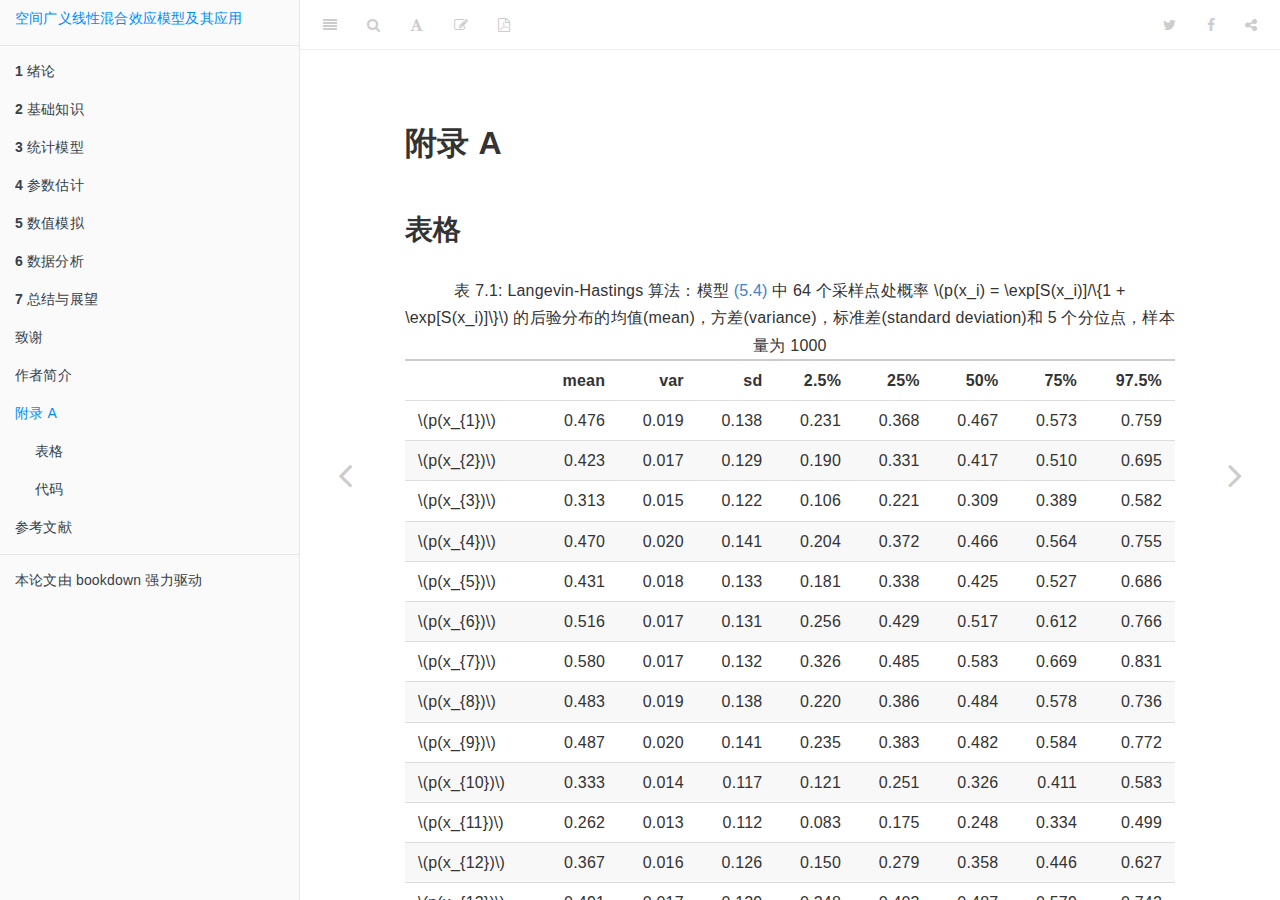
<file: appendix.html>
<!DOCTYPE html>
<html >

<head>

  <meta charset="UTF-8">
  <meta http-equiv="X-UA-Compatible" content="IE=edge">
  <title>附录 A | Master Thesis Template</title>
  <meta name="description" content="Spatial generalized linear mixed models, Stationary Spatial Gaussian Process, Stan platform, Markov chain Monte Carlo.">
  <meta name="generator" content="bookdown  and GitBook 2.6.7">

  <meta property="og:title" content="附录 A | Master Thesis Template" />
  <meta property="og:type" content="book" />
  
  <meta property="og:image" content="images/logo.png" />
  <meta property="og:description" content="Spatial generalized linear mixed models, Stationary Spatial Gaussian Process, Stan platform, Markov chain Monte Carlo." />
  <meta name="github-repo" content="XiangyunHuang/Thesis-Template-Bookdown" />

  <meta name="twitter:card" content="summary" />
  <meta name="twitter:title" content="附录 A | Master Thesis Template" />
  
  <meta name="twitter:description" content="Spatial generalized linear mixed models, Stationary Spatial Gaussian Process, Stan platform, Markov chain Monte Carlo." />
  <meta name="twitter:image" content="images/logo.png" />

<meta name="author" content="Xiang-Yun Huang">


<meta name="date" content="2019-01-18">

  <meta name="viewport" content="width=device-width, initial-scale=1">
  <meta name="apple-mobile-web-app-capable" content="yes">
  <meta name="apple-mobile-web-app-status-bar-style" content="black">
  
  <link rel="shortcut icon" href="images/favicon.ico" type="image/x-icon">
<link rel="prev" href="author.html">
<link rel="next" href="references.html">
<script src="libs/jquery-2.2.3/jquery.min.js"></script>
<link href="libs/gitbook-2.6.7/css/style.css" rel="stylesheet" />
<link href="libs/gitbook-2.6.7/css/plugin-table.css" rel="stylesheet" />
<link href="libs/gitbook-2.6.7/css/plugin-bookdown.css" rel="stylesheet" />
<link href="libs/gitbook-2.6.7/css/plugin-highlight.css" rel="stylesheet" />
<link href="libs/gitbook-2.6.7/css/plugin-search.css" rel="stylesheet" />
<link href="libs/gitbook-2.6.7/css/plugin-fontsettings.css" rel="stylesheet" />









<style type="text/css">
a.sourceLine { display: inline-block; line-height: 1.25; }
a.sourceLine { pointer-events: none; color: inherit; text-decoration: inherit; }
a.sourceLine:empty { height: 1.2em; }
.sourceCode { overflow: visible; }
code.sourceCode { white-space: pre; position: relative; }
div.sourceCode { margin: 1em 0; }
pre.sourceCode { margin: 0; }
@media screen {
div.sourceCode { overflow: auto; }
}
@media print {
code.sourceCode { white-space: pre-wrap; }
a.sourceLine { text-indent: -1em; padding-left: 1em; }
}
pre.numberSource a.sourceLine
  { position: relative; left: -4em; }
pre.numberSource a.sourceLine::before
  { content: attr(title);
    position: relative; left: -1em; text-align: right; vertical-align: baseline;
    border: none; pointer-events: all; display: inline-block;
    -webkit-touch-callout: none; -webkit-user-select: none;
    -khtml-user-select: none; -moz-user-select: none;
    -ms-user-select: none; user-select: none;
    padding: 0 4px; width: 4em;
    color: #aaaaaa;
  }
pre.numberSource { margin-left: 3em; border-left: 1px solid #aaaaaa;  padding-left: 4px; }
div.sourceCode
  {  }
@media screen {
a.sourceLine::before { text-decoration: underline; }
}
code span.al { color: #ff0000; font-weight: bold; } /* Alert */
code span.an { color: #60a0b0; font-weight: bold; font-style: italic; } /* Annotation */
code span.at { color: #7d9029; } /* Attribute */
code span.bn { color: #40a070; } /* BaseN */
code span.bu { } /* BuiltIn */
code span.cf { color: #007020; font-weight: bold; } /* ControlFlow */
code span.ch { color: #4070a0; } /* Char */
code span.cn { color: #880000; } /* Constant */
code span.co { color: #60a0b0; font-style: italic; } /* Comment */
code span.cv { color: #60a0b0; font-weight: bold; font-style: italic; } /* CommentVar */
code span.do { color: #ba2121; font-style: italic; } /* Documentation */
code span.dt { color: #902000; } /* DataType */
code span.dv { color: #40a070; } /* DecVal */
code span.er { color: #ff0000; font-weight: bold; } /* Error */
code span.ex { } /* Extension */
code span.fl { color: #40a070; } /* Float */
code span.fu { color: #06287e; } /* Function */
code span.im { } /* Import */
code span.in { color: #60a0b0; font-weight: bold; font-style: italic; } /* Information */
code span.kw { color: #007020; font-weight: bold; } /* Keyword */
code span.op { color: #666666; } /* Operator */
code span.ot { color: #007020; } /* Other */
code span.pp { color: #bc7a00; } /* Preprocessor */
code span.sc { color: #4070a0; } /* SpecialChar */
code span.ss { color: #bb6688; } /* SpecialString */
code span.st { color: #4070a0; } /* String */
code span.va { color: #19177c; } /* Variable */
code span.vs { color: #4070a0; } /* VerbatimString */
code span.wa { color: #60a0b0; font-weight: bold; font-style: italic; } /* Warning */
</style>

<link rel="stylesheet" href="style.css" type="text/css" />
</head>

<body>



  <div class="book without-animation with-summary font-size-2 font-family-1" data-basepath=".">

    <div class="book-summary">
      <nav role="navigation">

<ul class="summary">
<li><a href="./">空间广义线性混合效应模型及其应用</a></li>

<li class="divider"></li>
<li class="chapter" data-level="1" data-path="index.html"><a href="index.html"><i class="fa fa-check"></i><b>1</b> 绪论</a><ul>
<li class="chapter" data-level="1.1" data-path="index.html"><a href="index.html#reviews"><i class="fa fa-check"></i><b>1.1</b> 文献综述</a></li>
<li class="chapter" data-level="1.2" data-path="index.html"><a href="index.html#stracture"><i class="fa fa-check"></i><b>1.2</b> 论文结构</a></li>
</ul></li>
<li class="chapter" data-level="2" data-path="prepare.html"><a href="prepare.html"><i class="fa fa-check"></i><b>2</b> 基础知识</a><ul>
<li class="chapter" data-level="2.1" data-path="prepare.html"><a href="prepare.html#sec:exp"><i class="fa fa-check"></i><b>2.1</b> 指数族</a></li>
<li class="chapter" data-level="2.2" data-path="prepare.html"><a href="prepare.html#sec:lse"><i class="fa fa-check"></i><b>2.2</b> 最小二乘估计</a></li>
<li class="chapter" data-level="2.3" data-path="prepare.html"><a href="prepare.html#sec:def-mle"><i class="fa fa-check"></i><b>2.3</b> 极大似然估计</a></li>
<li class="chapter" data-level="2.4" data-path="prepare.html"><a href="prepare.html#sec:stationary-gaussian-process"><i class="fa fa-check"></i><b>2.4</b> 平稳高斯过程</a></li>
<li class="chapter" data-level="2.5" data-path="prepare.html"><a href="prepare.html#sec:bayes-prior"><i class="fa fa-check"></i><b>2.5</b> 先验和后验分布</a></li>
<li class="chapter" data-level="2.6" data-path="prepare.html"><a href="prepare.html#sec:bayes-estimates"><i class="fa fa-check"></i><b>2.6</b> 常用贝叶斯估计</a></li>
<li class="chapter" data-level="2.7" data-path="prepare.html"><a href="prepare.html#sec:foundations"><i class="fa fa-check"></i><b>2.7</b> 本章小结</a></li>
</ul></li>
<li class="chapter" data-level="3" data-path="models.html"><a href="models.html"><i class="fa fa-check"></i><b>3</b> 统计模型</a><ul>
<li class="chapter" data-level="3.1" data-path="models.html"><a href="models.html#sec:Linear-Models"><i class="fa fa-check"></i><b>3.1</b> 简单线性模型</a></li>
<li class="chapter" data-level="3.2" data-path="models.html"><a href="models.html#sec:Generalized-Linear-Models"><i class="fa fa-check"></i><b>3.2</b> 广义线性模型</a></li>
<li class="chapter" data-level="3.3" data-path="models.html"><a href="models.html#sec:Generalized-Linear-Mixed-Effects-Models"><i class="fa fa-check"></i><b>3.3</b> 广义线性混合效应模型</a></li>
<li class="chapter" data-level="3.4" data-path="models.html"><a href="models.html#sec:Spatial-Generalized-linear-mixed-effects-models"><i class="fa fa-check"></i><b>3.4</b> 空间广义线性混合效应模型</a><ul>
<li class="chapter" data-level="3.4.1" data-path="models.html"><a href="models.html#subsec:structure-sglmm"><i class="fa fa-check"></i><b>3.4.1</b> 模型结构</a></li>
<li class="chapter" data-level="3.4.2" data-path="models.html"><a href="models.html#subsec:covariance-function"><i class="fa fa-check"></i><b>3.4.2</b> 自协方差函数</a></li>
<li class="chapter" data-level="3.4.3" data-path="models.html"><a href="models.html#subsec:identify"><i class="fa fa-check"></i><b>3.4.3</b> 模型识别</a></li>
<li class="chapter" data-level="3.4.4" data-path="models.html"><a href="models.html#subsec:prior-sglmm"><i class="fa fa-check"></i><b>3.4.4</b> 先验分布</a></li>
</ul></li>
<li class="chapter" data-level="3.5" data-path="models.html"><a href="models.html#sec:models"><i class="fa fa-check"></i><b>3.5</b> 本章小结</a></li>
</ul></li>
<li class="chapter" data-level="4" data-path="algorithms.html"><a href="algorithms.html"><i class="fa fa-check"></i><b>4</b> 参数估计</a><ul>
<li class="chapter" data-level="4.1" data-path="algorithms.html"><a href="algorithms.html#sec:mle"><i class="fa fa-check"></i><b>4.1</b> 极大似然估计</a></li>
<li class="chapter" data-level="4.2" data-path="algorithms.html"><a href="algorithms.html#sec:profile-likelihood"><i class="fa fa-check"></i><b>4.2</b> 剖面似然估计</a></li>
<li class="chapter" data-level="4.3" data-path="algorithms.html"><a href="algorithms.html#sec:Laplace-approximation"><i class="fa fa-check"></i><b>4.3</b> 拉普拉斯近似</a></li>
<li class="chapter" data-level="4.4" data-path="algorithms.html"><a href="algorithms.html#sec:algrithms"><i class="fa fa-check"></i><b>4.4</b> 参数估计的算法</a><ul>
<li class="chapter" data-level="4.4.1" data-path="algorithms.html"><a href="algorithms.html#subsec:LA"><i class="fa fa-check"></i><b>4.4.1</b> 拉普拉斯近似极大似然算法</a></li>
<li class="chapter" data-level="4.4.2" data-path="algorithms.html"><a href="algorithms.html#subsec:MCML"><i class="fa fa-check"></i><b>4.4.2</b> 蒙特卡罗极大似然算法</a></li>
<li class="chapter" data-level="4.4.3" data-path="algorithms.html"><a href="algorithms.html#sec:MCMC"><i class="fa fa-check"></i><b>4.4.3</b> 贝叶斯 Langevin-Hastings 算法</a></li>
<li class="chapter" data-level="4.4.4" data-path="algorithms.html"><a href="algorithms.html#LowRank"><i class="fa fa-check"></i><b>4.4.4</b> 低秩近似算法</a></li>
</ul></li>
<li class="chapter" data-level="4.5" data-path="algorithms.html"><a href="algorithms.html#sec:stan-hmc"><i class="fa fa-check"></i><b>4.5</b> 贝叶斯 Stan-HMC 算法</a><ul>
<li class="chapter" data-level="4.5.1" data-path="algorithms.html"><a href="algorithms.html#subsec:Curse-of-Dimensionality"><i class="fa fa-check"></i><b>4.5.1</b> 蒙特卡罗积分</a></li>
<li class="chapter" data-level="4.5.2" data-path="algorithms.html"><a href="algorithms.html#subsec:motivations"><i class="fa fa-check"></i><b>4.5.2</b> 背景和意义</a></li>
<li class="chapter" data-level="4.5.3" data-path="algorithms.html"><a href="algorithms.html#subsec:stan-samplers"><i class="fa fa-check"></i><b>4.5.3</b> Stan 简介</a></li>
<li class="chapter" data-level="4.5.4" data-path="algorithms.html"><a href="algorithms.html#subsec:stan-hmc"><i class="fa fa-check"></i><b>4.5.4</b> 实现过程</a></li>
</ul></li>
<li class="chapter" data-level="4.6" data-path="algorithms.html"><a href="algorithms.html#subsec:sglmm-with-r"><i class="fa fa-check"></i><b>4.6</b> 实现参数估计的 R 包</a></li>
<li class="chapter" data-level="4.7" data-path="algorithms.html"><a href="algorithms.html#sec:estimations"><i class="fa fa-check"></i><b>4.7</b> 本章小结</a></li>
</ul></li>
<li class="chapter" data-level="5" data-path="simulations.html"><a href="simulations.html"><i class="fa fa-check"></i><b>5</b> 数值模拟</a><ul>
<li class="chapter" data-level="5.1" data-path="simulations.html"><a href="simulations.html#spatial-gaussian-processes"><i class="fa fa-check"></i><b>5.1</b> 平稳空间高斯过程</a><ul>
<li class="chapter" data-level="5.1.1" data-path="simulations.html"><a href="simulations.html#sim-one-gp"><i class="fa fa-check"></i><b>5.1.1</b> 一维平稳空间高斯过程</a></li>
<li class="chapter" data-level="5.1.2" data-path="simulations.html"><a href="simulations.html#sim-two-gp"><i class="fa fa-check"></i><b>5.1.2</b> 二维平稳空间高斯过程</a></li>
</ul></li>
<li class="chapter" data-level="5.2" data-path="simulations.html"><a href="simulations.html#sim-sglmm"><i class="fa fa-check"></i><b>5.2</b> 空间广义线性混合效应模型</a><ul>
<li class="chapter" data-level="5.2.1" data-path="simulations.html"><a href="simulations.html#sim-binomal-sglmm"><i class="fa fa-check"></i><b>5.2.1</b> 响应变量服从二项分布</a></li>
<li class="chapter" data-level="5.2.2" data-path="simulations.html"><a href="simulations.html#possion-sglmm"><i class="fa fa-check"></i><b>5.2.2</b> 响应变量服从泊松分布</a></li>
</ul></li>
<li class="chapter" data-level="5.3" data-path="simulations.html"><a href="simulations.html#sec:simulations"><i class="fa fa-check"></i><b>5.3</b> 本章小结</a></li>
</ul></li>
<li class="chapter" data-level="6" data-path="applications.html"><a href="applications.html"><i class="fa fa-check"></i><b>6</b> 数据分析</a><ul>
<li class="chapter" data-level="6.1" data-path="applications.html"><a href="applications.html#sec:spatial-random-effects"><i class="fa fa-check"></i><b>6.1</b> 小麦产量的空间分布</a></li>
<li class="chapter" data-level="6.2" data-path="applications.html"><a href="applications.html#case-rongelap"><i class="fa fa-check"></i><b>6.2</b> 核污染浓度的空间分布</a></li>
<li class="chapter" data-level="6.3" data-path="applications.html"><a href="applications.html#sec:cases"><i class="fa fa-check"></i><b>6.3</b> 本章小结</a></li>
</ul></li>
<li class="chapter" data-level="7" data-path="summary.html"><a href="summary.html"><i class="fa fa-check"></i><b>7</b> 总结与展望</a></li>
<li class="chapter" data-level="" data-path="ack.html"><a href="ack.html"><i class="fa fa-check"></i>致谢</a></li>
<li class="chapter" data-level="" data-path="author.html"><a href="author.html"><i class="fa fa-check"></i>作者简介</a></li>
<li class="chapter" data-level="" data-path="appendix.html"><a href="appendix.html"><i class="fa fa-check"></i>附录 A</a><ul>
<li class="chapter" data-level="" data-path="appendix.html"><a href="appendix.html#tables-simulations"><i class="fa fa-check"></i>表格</a></li>
<li class="chapter" data-level="" data-path="appendix.html"><a href="appendix.html#simulate-code"><i class="fa fa-check"></i>代码</a></li>
</ul></li>
<li class="chapter" data-level="" data-path="references.html"><a href="references.html"><i class="fa fa-check"></i>参考文献</a></li>
<li class="divider"></li>
<li><a href="https://github.com/rstudio/bookdown" target="blank">本论文由 bookdown 强力驱动</a></li>

</ul>

      </nav>
    </div>

    <div class="book-body">
      <div class="body-inner">
        <div class="book-header" role="navigation">
          <h1>
            <i class="fa fa-circle-o-notch fa-spin"></i><a href="./">Master Thesis Template</a>
          </h1>
        </div>

        <div class="page-wrapper" tabindex="-1" role="main">
          <div class="page-inner">

            <section class="normal" id="section-">
<div id="appendix" class="section level1 unnumbered">
<h1>附录 A</h1>

<div id="tables-simulations" class="section level2 unnumbered">
<h2>表格</h2>
<table>
<caption><span id="tab:LH-binom-SGLMM">表 7.1: </span> Langevin-Hastings 算法：模型 <a href="simulations.html#eq:binom-SGLMM">(5.4)</a> 中 64 个采样点处概率 <span class="math inline">\(p(x_i) = \exp[S(x_i)]/\{1 + \exp[S(x_i)]\}\)</span> 的后验分布的均值(mean)，方差(variance)，标准差(standard deviation)和 5 个分位点，样本量为 1000</caption>
<thead>
<tr class="header">
<th align="left"></th>
<th align="right">mean</th>
<th align="right">var</th>
<th align="right">sd</th>
<th align="right">2.5%</th>
<th align="right">25%</th>
<th align="right">50%</th>
<th align="right">75%</th>
<th align="right">97.5%</th>
</tr>
</thead>
<tbody>
<tr class="odd">
<td align="left"><span class="math inline">\(p(x_{1})\)</span></td>
<td align="right">0.476</td>
<td align="right">0.019</td>
<td align="right">0.138</td>
<td align="right">0.231</td>
<td align="right">0.368</td>
<td align="right">0.467</td>
<td align="right">0.573</td>
<td align="right">0.759</td>
</tr>
<tr class="even">
<td align="left"><span class="math inline">\(p(x_{2})\)</span></td>
<td align="right">0.423</td>
<td align="right">0.017</td>
<td align="right">0.129</td>
<td align="right">0.190</td>
<td align="right">0.331</td>
<td align="right">0.417</td>
<td align="right">0.510</td>
<td align="right">0.695</td>
</tr>
<tr class="odd">
<td align="left"><span class="math inline">\(p(x_{3})\)</span></td>
<td align="right">0.313</td>
<td align="right">0.015</td>
<td align="right">0.122</td>
<td align="right">0.106</td>
<td align="right">0.221</td>
<td align="right">0.309</td>
<td align="right">0.389</td>
<td align="right">0.582</td>
</tr>
<tr class="even">
<td align="left"><span class="math inline">\(p(x_{4})\)</span></td>
<td align="right">0.470</td>
<td align="right">0.020</td>
<td align="right">0.141</td>
<td align="right">0.204</td>
<td align="right">0.372</td>
<td align="right">0.466</td>
<td align="right">0.564</td>
<td align="right">0.755</td>
</tr>
<tr class="odd">
<td align="left"><span class="math inline">\(p(x_{5})\)</span></td>
<td align="right">0.431</td>
<td align="right">0.018</td>
<td align="right">0.133</td>
<td align="right">0.181</td>
<td align="right">0.338</td>
<td align="right">0.425</td>
<td align="right">0.527</td>
<td align="right">0.686</td>
</tr>
<tr class="even">
<td align="left"><span class="math inline">\(p(x_{6})\)</span></td>
<td align="right">0.516</td>
<td align="right">0.017</td>
<td align="right">0.131</td>
<td align="right">0.256</td>
<td align="right">0.429</td>
<td align="right">0.517</td>
<td align="right">0.612</td>
<td align="right">0.766</td>
</tr>
<tr class="odd">
<td align="left"><span class="math inline">\(p(x_{7})\)</span></td>
<td align="right">0.580</td>
<td align="right">0.017</td>
<td align="right">0.132</td>
<td align="right">0.326</td>
<td align="right">0.485</td>
<td align="right">0.583</td>
<td align="right">0.669</td>
<td align="right">0.831</td>
</tr>
<tr class="even">
<td align="left"><span class="math inline">\(p(x_{8})\)</span></td>
<td align="right">0.483</td>
<td align="right">0.019</td>
<td align="right">0.138</td>
<td align="right">0.220</td>
<td align="right">0.386</td>
<td align="right">0.484</td>
<td align="right">0.578</td>
<td align="right">0.736</td>
</tr>
<tr class="odd">
<td align="left"><span class="math inline">\(p(x_{9})\)</span></td>
<td align="right">0.487</td>
<td align="right">0.020</td>
<td align="right">0.141</td>
<td align="right">0.235</td>
<td align="right">0.383</td>
<td align="right">0.482</td>
<td align="right">0.584</td>
<td align="right">0.772</td>
</tr>
<tr class="even">
<td align="left"><span class="math inline">\(p(x_{10})\)</span></td>
<td align="right">0.333</td>
<td align="right">0.014</td>
<td align="right">0.117</td>
<td align="right">0.121</td>
<td align="right">0.251</td>
<td align="right">0.326</td>
<td align="right">0.411</td>
<td align="right">0.583</td>
</tr>
<tr class="odd">
<td align="left"><span class="math inline">\(p(x_{11})\)</span></td>
<td align="right">0.262</td>
<td align="right">0.013</td>
<td align="right">0.112</td>
<td align="right">0.083</td>
<td align="right">0.175</td>
<td align="right">0.248</td>
<td align="right">0.334</td>
<td align="right">0.499</td>
</tr>
<tr class="even">
<td align="left"><span class="math inline">\(p(x_{12})\)</span></td>
<td align="right">0.367</td>
<td align="right">0.016</td>
<td align="right">0.126</td>
<td align="right">0.150</td>
<td align="right">0.279</td>
<td align="right">0.358</td>
<td align="right">0.446</td>
<td align="right">0.627</td>
</tr>
<tr class="odd">
<td align="left"><span class="math inline">\(p(x_{13})\)</span></td>
<td align="right">0.491</td>
<td align="right">0.017</td>
<td align="right">0.129</td>
<td align="right">0.248</td>
<td align="right">0.403</td>
<td align="right">0.487</td>
<td align="right">0.579</td>
<td align="right">0.742</td>
</tr>
<tr class="even">
<td align="left"><span class="math inline">\(p(x_{14})\)</span></td>
<td align="right">0.585</td>
<td align="right">0.016</td>
<td align="right">0.127</td>
<td align="right">0.343</td>
<td align="right">0.493</td>
<td align="right">0.589</td>
<td align="right">0.673</td>
<td align="right">0.826</td>
</tr>
<tr class="odd">
<td align="left"><span class="math inline">\(p(x_{15})\)</span></td>
<td align="right">0.573</td>
<td align="right">0.016</td>
<td align="right">0.125</td>
<td align="right">0.320</td>
<td align="right">0.491</td>
<td align="right">0.576</td>
<td align="right">0.660</td>
<td align="right">0.811</td>
</tr>
<tr class="even">
<td align="left"><span class="math inline">\(p(x_{16})\)</span></td>
<td align="right">0.610</td>
<td align="right">0.016</td>
<td align="right">0.127</td>
<td align="right">0.347</td>
<td align="right">0.526</td>
<td align="right">0.612</td>
<td align="right">0.701</td>
<td align="right">0.843</td>
</tr>
<tr class="odd">
<td align="left"><span class="math inline">\(p(x_{17})\)</span></td>
<td align="right">0.336</td>
<td align="right">0.016</td>
<td align="right">0.127</td>
<td align="right">0.130</td>
<td align="right">0.241</td>
<td align="right">0.323</td>
<td align="right">0.415</td>
<td align="right">0.605</td>
</tr>
<tr class="even">
<td align="left"><span class="math inline">\(p(x_{18})\)</span></td>
<td align="right">0.299</td>
<td align="right">0.013</td>
<td align="right">0.114</td>
<td align="right">0.108</td>
<td align="right">0.217</td>
<td align="right">0.292</td>
<td align="right">0.368</td>
<td align="right">0.566</td>
</tr>
<tr class="odd">
<td align="left"><span class="math inline">\(p(x_{19})\)</span></td>
<td align="right">0.269</td>
<td align="right">0.012</td>
<td align="right">0.109</td>
<td align="right">0.088</td>
<td align="right">0.190</td>
<td align="right">0.258</td>
<td align="right">0.337</td>
<td align="right">0.502</td>
</tr>
<tr class="even">
<td align="left"><span class="math inline">\(p(x_{20})\)</span></td>
<td align="right">0.429</td>
<td align="right">0.016</td>
<td align="right">0.128</td>
<td align="right">0.192</td>
<td align="right">0.336</td>
<td align="right">0.428</td>
<td align="right">0.520</td>
<td align="right">0.687</td>
</tr>
<tr class="odd">
<td align="left"><span class="math inline">\(p(x_{21})\)</span></td>
<td align="right">0.504</td>
<td align="right">0.015</td>
<td align="right">0.124</td>
<td align="right">0.270</td>
<td align="right">0.417</td>
<td align="right">0.499</td>
<td align="right">0.583</td>
<td align="right">0.761</td>
</tr>
<tr class="even">
<td align="left"><span class="math inline">\(p(x_{22})\)</span></td>
<td align="right">0.550</td>
<td align="right">0.015</td>
<td align="right">0.121</td>
<td align="right">0.308</td>
<td align="right">0.469</td>
<td align="right">0.556</td>
<td align="right">0.633</td>
<td align="right">0.785</td>
</tr>
<tr class="odd">
<td align="left"><span class="math inline">\(p(x_{23})\)</span></td>
<td align="right">0.617</td>
<td align="right">0.015</td>
<td align="right">0.123</td>
<td align="right">0.360</td>
<td align="right">0.538</td>
<td align="right">0.622</td>
<td align="right">0.705</td>
<td align="right">0.842</td>
</tr>
<tr class="even">
<td align="left"><span class="math inline">\(p(x_{24})\)</span></td>
<td align="right">0.646</td>
<td align="right">0.015</td>
<td align="right">0.124</td>
<td align="right">0.380</td>
<td align="right">0.563</td>
<td align="right">0.660</td>
<td align="right">0.732</td>
<td align="right">0.868</td>
</tr>
<tr class="odd">
<td align="left"><span class="math inline">\(p(x_{25})\)</span></td>
<td align="right">0.246</td>
<td align="right">0.012</td>
<td align="right">0.111</td>
<td align="right">0.066</td>
<td align="right">0.166</td>
<td align="right">0.237</td>
<td align="right">0.312</td>
<td align="right">0.483</td>
</tr>
<tr class="even">
<td align="left"><span class="math inline">\(p(x_{26})\)</span></td>
<td align="right">0.287</td>
<td align="right">0.013</td>
<td align="right">0.113</td>
<td align="right">0.097</td>
<td align="right">0.206</td>
<td align="right">0.275</td>
<td align="right">0.356</td>
<td align="right">0.541</td>
</tr>
<tr class="odd">
<td align="left"><span class="math inline">\(p(x_{27})\)</span></td>
<td align="right">0.341</td>
<td align="right">0.014</td>
<td align="right">0.118</td>
<td align="right">0.121</td>
<td align="right">0.261</td>
<td align="right">0.332</td>
<td align="right">0.416</td>
<td align="right">0.586</td>
</tr>
<tr class="even">
<td align="left"><span class="math inline">\(p(x_{28})\)</span></td>
<td align="right">0.525</td>
<td align="right">0.016</td>
<td align="right">0.128</td>
<td align="right">0.298</td>
<td align="right">0.427</td>
<td align="right">0.524</td>
<td align="right">0.609</td>
<td align="right">0.772</td>
</tr>
<tr class="odd">
<td align="left"><span class="math inline">\(p(x_{29})\)</span></td>
<td align="right">0.540</td>
<td align="right">0.016</td>
<td align="right">0.128</td>
<td align="right">0.295</td>
<td align="right">0.446</td>
<td align="right">0.542</td>
<td align="right">0.631</td>
<td align="right">0.783</td>
</tr>
<tr class="even">
<td align="left"><span class="math inline">\(p(x_{30})\)</span></td>
<td align="right">0.583</td>
<td align="right">0.015</td>
<td align="right">0.123</td>
<td align="right">0.348</td>
<td align="right">0.496</td>
<td align="right">0.583</td>
<td align="right">0.671</td>
<td align="right">0.813</td>
</tr>
<tr class="odd">
<td align="left"><span class="math inline">\(p(x_{31})\)</span></td>
<td align="right">0.517</td>
<td align="right">0.017</td>
<td align="right">0.130</td>
<td align="right">0.251</td>
<td align="right">0.432</td>
<td align="right">0.525</td>
<td align="right">0.606</td>
<td align="right">0.756</td>
</tr>
<tr class="even">
<td align="left"><span class="math inline">\(p(x_{32})\)</span></td>
<td align="right">0.689</td>
<td align="right">0.014</td>
<td align="right">0.117</td>
<td align="right">0.437</td>
<td align="right">0.612</td>
<td align="right">0.693</td>
<td align="right">0.775</td>
<td align="right">0.898</td>
</tr>
<tr class="odd">
<td align="left"><span class="math inline">\(p(x_{33})\)</span></td>
<td align="right">0.260</td>
<td align="right">0.012</td>
<td align="right">0.111</td>
<td align="right">0.075</td>
<td align="right">0.178</td>
<td align="right">0.251</td>
<td align="right">0.328</td>
<td align="right">0.494</td>
</tr>
<tr class="even">
<td align="left"><span class="math inline">\(p(x_{34})\)</span></td>
<td align="right">0.304</td>
<td align="right">0.014</td>
<td align="right">0.119</td>
<td align="right">0.101</td>
<td align="right">0.218</td>
<td align="right">0.292</td>
<td align="right">0.371</td>
<td align="right">0.577</td>
</tr>
<tr class="odd">
<td align="left"><span class="math inline">\(p(x_{35})\)</span></td>
<td align="right">0.394</td>
<td align="right">0.016</td>
<td align="right">0.125</td>
<td align="right">0.171</td>
<td align="right">0.308</td>
<td align="right">0.389</td>
<td align="right">0.472</td>
<td align="right">0.669</td>
</tr>
<tr class="even">
<td align="left"><span class="math inline">\(p(x_{36})\)</span></td>
<td align="right">0.497</td>
<td align="right">0.017</td>
<td align="right">0.130</td>
<td align="right">0.249</td>
<td align="right">0.412</td>
<td align="right">0.495</td>
<td align="right">0.587</td>
<td align="right">0.746</td>
</tr>
<tr class="odd">
<td align="left"><span class="math inline">\(p(x_{37})\)</span></td>
<td align="right">0.604</td>
<td align="right">0.017</td>
<td align="right">0.131</td>
<td align="right">0.346</td>
<td align="right">0.518</td>
<td align="right">0.606</td>
<td align="right">0.700</td>
<td align="right">0.844</td>
</tr>
<tr class="even">
<td align="left"><span class="math inline">\(p(x_{38})\)</span></td>
<td align="right">0.546</td>
<td align="right">0.016</td>
<td align="right">0.126</td>
<td align="right">0.298</td>
<td align="right">0.459</td>
<td align="right">0.548</td>
<td align="right">0.636</td>
<td align="right">0.774</td>
</tr>
<tr class="odd">
<td align="left"><span class="math inline">\(p(x_{39})\)</span></td>
<td align="right">0.494</td>
<td align="right">0.017</td>
<td align="right">0.129</td>
<td align="right">0.242</td>
<td align="right">0.404</td>
<td align="right">0.498</td>
<td align="right">0.582</td>
<td align="right">0.735</td>
</tr>
<tr class="even">
<td align="left"><span class="math inline">\(p(x_{40})\)</span></td>
<td align="right">0.639</td>
<td align="right">0.015</td>
<td align="right">0.123</td>
<td align="right">0.394</td>
<td align="right">0.559</td>
<td align="right">0.647</td>
<td align="right">0.724</td>
<td align="right">0.864</td>
</tr>
<tr class="odd">
<td align="left"><span class="math inline">\(p(x_{41})\)</span></td>
<td align="right">0.380</td>
<td align="right">0.017</td>
<td align="right">0.132</td>
<td align="right">0.154</td>
<td align="right">0.284</td>
<td align="right">0.369</td>
<td align="right">0.466</td>
<td align="right">0.669</td>
</tr>
<tr class="even">
<td align="left"><span class="math inline">\(p(x_{42})\)</span></td>
<td align="right">0.339</td>
<td align="right">0.015</td>
<td align="right">0.122</td>
<td align="right">0.128</td>
<td align="right">0.257</td>
<td align="right">0.331</td>
<td align="right">0.416</td>
<td align="right">0.595</td>
</tr>
<tr class="odd">
<td align="left"><span class="math inline">\(p(x_{43})\)</span></td>
<td align="right">0.318</td>
<td align="right">0.014</td>
<td align="right">0.118</td>
<td align="right">0.111</td>
<td align="right">0.234</td>
<td align="right">0.311</td>
<td align="right">0.398</td>
<td align="right">0.552</td>
</tr>
<tr class="even">
<td align="left"><span class="math inline">\(p(x_{44})\)</span></td>
<td align="right">0.479</td>
<td align="right">0.016</td>
<td align="right">0.127</td>
<td align="right">0.247</td>
<td align="right">0.387</td>
<td align="right">0.473</td>
<td align="right">0.566</td>
<td align="right">0.745</td>
</tr>
<tr class="odd">
<td align="left"><span class="math inline">\(p(x_{45})\)</span></td>
<td align="right">0.655</td>
<td align="right">0.015</td>
<td align="right">0.123</td>
<td align="right">0.415</td>
<td align="right">0.568</td>
<td align="right">0.659</td>
<td align="right">0.746</td>
<td align="right">0.880</td>
</tr>
<tr class="even">
<td align="left"><span class="math inline">\(p(x_{46})\)</span></td>
<td align="right">0.601</td>
<td align="right">0.015</td>
<td align="right">0.123</td>
<td align="right">0.354</td>
<td align="right">0.519</td>
<td align="right">0.607</td>
<td align="right">0.689</td>
<td align="right">0.839</td>
</tr>
<tr class="odd">
<td align="left"><span class="math inline">\(p(x_{47})\)</span></td>
<td align="right">0.524</td>
<td align="right">0.017</td>
<td align="right">0.129</td>
<td align="right">0.275</td>
<td align="right">0.437</td>
<td align="right">0.525</td>
<td align="right">0.612</td>
<td align="right">0.768</td>
</tr>
<tr class="even">
<td align="left"><span class="math inline">\(p(x_{48})\)</span></td>
<td align="right">0.696</td>
<td align="right">0.014</td>
<td align="right">0.118</td>
<td align="right">0.440</td>
<td align="right">0.620</td>
<td align="right">0.704</td>
<td align="right">0.783</td>
<td align="right">0.901</td>
</tr>
<tr class="odd">
<td align="left"><span class="math inline">\(p(x_{49})\)</span></td>
<td align="right">0.353</td>
<td align="right">0.015</td>
<td align="right">0.124</td>
<td align="right">0.122</td>
<td align="right">0.266</td>
<td align="right">0.348</td>
<td align="right">0.433</td>
<td align="right">0.615</td>
</tr>
<tr class="even">
<td align="left"><span class="math inline">\(p(x_{50})\)</span></td>
<td align="right">0.493</td>
<td align="right">0.017</td>
<td align="right">0.132</td>
<td align="right">0.254</td>
<td align="right">0.402</td>
<td align="right">0.492</td>
<td align="right">0.584</td>
<td align="right">0.760</td>
</tr>
<tr class="odd">
<td align="left"><span class="math inline">\(p(x_{51})\)</span></td>
<td align="right">0.379</td>
<td align="right">0.014</td>
<td align="right">0.120</td>
<td align="right">0.160</td>
<td align="right">0.293</td>
<td align="right">0.374</td>
<td align="right">0.460</td>
<td align="right">0.619</td>
</tr>
<tr class="even">
<td align="left"><span class="math inline">\(p(x_{52})\)</span></td>
<td align="right">0.378</td>
<td align="right">0.016</td>
<td align="right">0.128</td>
<td align="right">0.135</td>
<td align="right">0.282</td>
<td align="right">0.376</td>
<td align="right">0.470</td>
<td align="right">0.620</td>
</tr>
<tr class="odd">
<td align="left"><span class="math inline">\(p(x_{53})\)</span></td>
<td align="right">0.591</td>
<td align="right">0.015</td>
<td align="right">0.124</td>
<td align="right">0.345</td>
<td align="right">0.512</td>
<td align="right">0.591</td>
<td align="right">0.678</td>
<td align="right">0.834</td>
</tr>
<tr class="even">
<td align="left"><span class="math inline">\(p(x_{54})\)</span></td>
<td align="right">0.521</td>
<td align="right">0.017</td>
<td align="right">0.132</td>
<td align="right">0.244</td>
<td align="right">0.432</td>
<td align="right">0.531</td>
<td align="right">0.613</td>
<td align="right">0.773</td>
</tr>
<tr class="odd">
<td align="left"><span class="math inline">\(p(x_{55})\)</span></td>
<td align="right">0.566</td>
<td align="right">0.016</td>
<td align="right">0.125</td>
<td align="right">0.305</td>
<td align="right">0.480</td>
<td align="right">0.573</td>
<td align="right">0.654</td>
<td align="right">0.789</td>
</tr>
<tr class="even">
<td align="left"><span class="math inline">\(p(x_{56})\)</span></td>
<td align="right">0.703</td>
<td align="right">0.014</td>
<td align="right">0.120</td>
<td align="right">0.449</td>
<td align="right">0.622</td>
<td align="right">0.711</td>
<td align="right">0.794</td>
<td align="right">0.900</td>
</tr>
<tr class="odd">
<td align="left"><span class="math inline">\(p(x_{57})\)</span></td>
<td align="right">0.494</td>
<td align="right">0.019</td>
<td align="right">0.137</td>
<td align="right">0.235</td>
<td align="right">0.400</td>
<td align="right">0.495</td>
<td align="right">0.587</td>
<td align="right">0.762</td>
</tr>
<tr class="even">
<td align="left"><span class="math inline">\(p(x_{58})\)</span></td>
<td align="right">0.606</td>
<td align="right">0.019</td>
<td align="right">0.139</td>
<td align="right">0.328</td>
<td align="right">0.515</td>
<td align="right">0.608</td>
<td align="right">0.702</td>
<td align="right">0.857</td>
</tr>
<tr class="odd">
<td align="left"><span class="math inline">\(p(x_{59})\)</span></td>
<td align="right">0.482</td>
<td align="right">0.018</td>
<td align="right">0.133</td>
<td align="right">0.236</td>
<td align="right">0.387</td>
<td align="right">0.478</td>
<td align="right">0.575</td>
<td align="right">0.725</td>
</tr>
<tr class="even">
<td align="left"><span class="math inline">\(p(x_{60})\)</span></td>
<td align="right">0.443</td>
<td align="right">0.017</td>
<td align="right">0.130</td>
<td align="right">0.195</td>
<td align="right">0.349</td>
<td align="right">0.447</td>
<td align="right">0.536</td>
<td align="right">0.695</td>
</tr>
<tr class="odd">
<td align="left"><span class="math inline">\(p(x_{61})\)</span></td>
<td align="right">0.636</td>
<td align="right">0.015</td>
<td align="right">0.124</td>
<td align="right">0.390</td>
<td align="right">0.547</td>
<td align="right">0.638</td>
<td align="right">0.723</td>
<td align="right">0.867</td>
</tr>
<tr class="even">
<td align="left"><span class="math inline">\(p(x_{62})\)</span></td>
<td align="right">0.620</td>
<td align="right">0.015</td>
<td align="right">0.122</td>
<td align="right">0.371</td>
<td align="right">0.537</td>
<td align="right">0.623</td>
<td align="right">0.708</td>
<td align="right">0.843</td>
</tr>
<tr class="odd">
<td align="left"><span class="math inline">\(p(x_{63})\)</span></td>
<td align="right">0.568</td>
<td align="right">0.016</td>
<td align="right">0.128</td>
<td align="right">0.321</td>
<td align="right">0.470</td>
<td align="right">0.571</td>
<td align="right">0.660</td>
<td align="right">0.802</td>
</tr>
<tr class="even">
<td align="left"><span class="math inline">\(p(x_{64})\)</span></td>
<td align="right">0.633</td>
<td align="right">0.017</td>
<td align="right">0.131</td>
<td align="right">0.354</td>
<td align="right">0.545</td>
<td align="right">0.644</td>
<td align="right">0.729</td>
<td align="right">0.861</td>
</tr>
</tbody>
</table>
<table>
<caption><span id="tab:HMC-Pois-SGLMM">表 7.2: </span> 汉密尔顿蒙特卡罗算法，采样点 64 个，泊松空间模型参数 <span class="math inline">\(\alpha,\phi,\sigma^2\)</span> 的估计值，后验均值(mean)、蒙特卡罗误差 (se_mean)、后验标准差 (sd)、5个后验分位点等</caption>
<thead>
<tr class="header">
<th align="left"></th>
<th align="right">mean</th>
<th align="right">se_mean</th>
<th align="right">sd</th>
<th align="right">2.5%</th>
<th align="right">25%</th>
<th align="right">50%</th>
<th align="right">75%</th>
<th align="right">97.5%</th>
<th align="right">n_eff</th>
<th align="right">Rhat</th>
</tr>
</thead>
<tbody>
<tr class="odd">
<td align="left"><span class="math inline">\(\alpha\)</span></td>
<td align="right">0.50</td>
<td align="right">0.02</td>
<td align="right">0.63</td>
<td align="right">-0.77</td>
<td align="right">0.08</td>
<td align="right">0.53</td>
<td align="right">0.92</td>
<td align="right">1.80</td>
<td align="right">1000.00</td>
<td align="right">1.00</td>
</tr>
<tr class="even">
<td align="left"><span class="math inline">\(\phi\)</span></td>
<td align="right">0.39</td>
<td align="right">0.00</td>
<td align="right">0.06</td>
<td align="right">0.28</td>
<td align="right">0.34</td>
<td align="right">0.38</td>
<td align="right">0.42</td>
<td align="right">0.51</td>
<td align="right">777.31</td>
<td align="right">1.00</td>
</tr>
<tr class="odd">
<td align="left"><span class="math inline">\(\sigma^2\)</span></td>
<td align="right">2.47</td>
<td align="right">0.02</td>
<td align="right">0.54</td>
<td align="right">1.59</td>
<td align="right">2.10</td>
<td align="right">2.42</td>
<td align="right">2.80</td>
<td align="right">3.73</td>
<td align="right">1000.00</td>
<td align="right">1.00</td>
</tr>
<tr class="even">
<td align="left">lp__</td>
<td align="right">722.28</td>
<td align="right">0.39</td>
<td align="right">6.83</td>
<td align="right">708.00</td>
<td align="right">718.14</td>
<td align="right">722.49</td>
<td align="right">726.91</td>
<td align="right">734.71</td>
<td align="right">312.69</td>
<td align="right">1.03</td>
</tr>
</tbody>
</table>
</div>
<div id="simulate-code" class="section level2 unnumbered">
<h2>代码</h2>
<p>模拟平稳空间高斯过程</p>
<pre><code>// Sample from a Gaussian process using exponentiated covariance function.
// Fixed kernel hyperparameters: phi=0.15, sigma=sqrt(1)

data {
  int&lt;lower=1&gt; N;
  real&lt;lower=0&gt; phi;
  real&lt;lower=0&gt; sigma;
}
transformed data {
  vector[N] zeros;
  zeros = rep_vector(0, N);
}
model {}
generated quantities {
  real x[N];
  vector[N] f;
  for (n in 1:N)
    x[n] = uniform_rng(-2,2);
  {
    matrix[N, N] cov;
    matrix[N, N] L_cov;
    
   // cov = cov_exp_quad(x, sigma, phi);

    for (i in 1:(N - 1)) {
      cov[i, i] = square(sigma);
      for (j in (i + 1):N) {
        cov[i, j] = square(sigma) * exp(- fabs(x[i] - x[j]) * inv(phi));
        cov[j, i] = cov[i, j];
      }
    }
    cov[N, N] = square(sigma); 
    
    for (n in 1:N)
      cov[n, n] = cov[n, n] + 1e-12;

    L_cov = cholesky_decompose(cov);
    f = multi_normal_cholesky_rng(zeros, L_cov);
  }
}</code></pre>
<p>模拟空间广义线性模型</p>
<pre class="sourceCode r"><code class="sourceCode r">generate_sim_data &lt;-<span class="st"> </span><span class="cf">function</span>(<span class="dt">N =</span> <span class="dv">49</span>, <span class="dt">intercept =</span> <span class="fl">-1.0</span>, 
                              <span class="dt">slope1 =</span> <span class="fl">1.0</span>, <span class="dt">slope2 =</span> <span class="fl">0.5</span>,
                              <span class="dt">lscale =</span> <span class="dv">1</span>, <span class="dt">sdgp =</span> <span class="dv">1</span>, 
                              <span class="dt">cov.model =</span> <span class="st">&quot;exp_quad&quot;</span>, <span class="dt">type =</span> <span class="st">&quot;binomal&quot;</span>) {
  <span class="co"># set.seed(2018) </span>
  <span class="co">## 单位区域上采样</span>
  d &lt;-<span class="st"> </span><span class="kw">expand.grid</span>(
    <span class="dt">d1 =</span> <span class="kw">seq</span>(<span class="dv">0</span>, <span class="dv">1</span>, <span class="dt">l =</span> <span class="kw">sqrt</span>(N)),
    <span class="dt">d2 =</span> <span class="kw">seq</span>(<span class="dv">0</span>, <span class="dv">1</span>, <span class="dt">l =</span> <span class="kw">sqrt</span>(N))
  )
  D &lt;-<span class="st"> </span><span class="kw">as.matrix</span>(<span class="kw">dist</span>(d)) <span class="co"># 计算采样点之间的欧氏距离</span>
  <span class="cf">switch</span> (cov.model,
          <span class="dt">matern =</span> {
            phi =<span class="st"> </span>lscale
            corr_m =<span class="st"> </span>geoR<span class="op">::</span><span class="kw">matern</span>(D, <span class="dt">phi =</span> phi, <span class="dt">kappa =</span> <span class="dv">2</span>) <span class="co"># 固定的 kappa = 2 </span>
            m  =<span class="st"> </span>sdgp<span class="op">^</span><span class="dv">2</span> <span class="op">*</span><span class="st"> </span>corr_m 
          },
          <span class="dt">exp_quad =</span> {
            phi &lt;-<span class="st"> </span><span class="dv">2</span> <span class="op">*</span><span class="st"> </span>lscale<span class="op">^</span><span class="dv">2</span>
            m &lt;-<span class="st"> </span>sdgp<span class="op">^</span><span class="dv">2</span> <span class="op">*</span><span class="st"> </span><span class="kw">exp</span>(<span class="op">-</span>D<span class="op">^</span><span class="dv">2</span> <span class="op">/</span><span class="st"> </span>phi) <span class="co"># 多元高斯分布的协方差矩阵</span>
          }
  )
  <span class="co"># powered.exponential (or stable)</span>
  <span class="co"># rho(h) = exp[-(h/phi)^kappa] if 0 &lt; kappa &lt;= 2 此处 kappa 固定为 2</span>
  S &lt;-<span class="st"> </span>MASS<span class="op">::</span><span class="kw">mvrnorm</span>(<span class="dv">1</span>, <span class="kw">rep</span>(<span class="dv">0</span>, N), m) <span class="co"># 产生服从多元高斯分布的随机数</span>
  <span class="co"># 模拟两个固定效应</span>
  x1 &lt;-<span class="st"> </span><span class="kw">rnorm</span>(N, <span class="dv">0</span>, <span class="dv">1</span>)
  x2 &lt;-<span class="st"> </span><span class="kw">rnorm</span>(N, <span class="dv">0</span>, <span class="dv">4</span>)
  <span class="cf">switch</span>(type,
         <span class="dt">binomal =</span> {
           units.m &lt;-<span class="st"> </span><span class="kw">rep</span>(<span class="dv">100</span>, N) <span class="co"># N 个 100</span>
           pred &lt;-<span class="st"> </span>intercept <span class="op">+</span><span class="st"> </span>slope1 <span class="op">*</span><span class="st"> </span>x1 <span class="op">+</span><span class="st"> </span>slope2 <span class="op">*</span><span class="st"> </span>x2 <span class="op">+</span><span class="st"> </span>S
           mu &lt;-<span class="st"> </span><span class="kw">exp</span>(pred) <span class="op">/</span><span class="st"> </span>(<span class="dv">1</span> <span class="op">+</span><span class="st"> </span><span class="kw">exp</span>(pred))
           y &lt;-<span class="st"> </span><span class="kw">rbinom</span>(N, <span class="dt">size =</span> <span class="dv">100</span>, <span class="dt">prob =</span> mu) <span class="co"># 每个采样点抽取100个样本</span>
           <span class="kw">data.frame</span>(d, y, units.m, x1, x2)
         },
         <span class="dt">poisson =</span> {
           pred &lt;-<span class="st"> </span>intercept <span class="op">+</span><span class="st"> </span>slope1 <span class="op">*</span><span class="st"> </span>x1 <span class="op">+</span><span class="st"> </span>slope2 <span class="op">*</span><span class="st"> </span>x2 <span class="op">+</span><span class="st"> </span>S
           y &lt;-<span class="st"> </span><span class="kw">rpois</span>(<span class="dv">100</span>, <span class="dt">lambda =</span> <span class="kw">exp</span>(pred)) <span class="co"># lambda 是泊松分布的期望  </span>
           <span class="co"># Y ~ Possion(lambda) g(u) = ln(u) u = lambda = exp(g(u))</span>
           <span class="kw">data.frame</span>(d, y, x1, x2)
         }
  )
}</code></pre>
<p>HMC 算法</p>
<pre class="sourceCode r"><code class="sourceCode r"><span class="co"># 加载程序包</span>
<span class="kw">library</span>(rstan)
<span class="kw">library</span>(brms)
<span class="co"># 以并行方式运行 STAN-MCMC 算法，指定 CPU 的核心数</span>
<span class="kw">options</span>(<span class="dt">mc.cores =</span> parallel<span class="op">::</span><span class="kw">detectCores</span>())
<span class="co"># 将编译后的模型写入磁盘，可防止重新编译</span>
<span class="kw">rstan_options</span>(<span class="dt">auto_write =</span> <span class="ot">TRUE</span>)
<span class="kw">theme_set</span>(<span class="kw">theme_default</span>())
prior &lt;-<span class="st"> </span><span class="kw">c</span>(
  <span class="kw">set_prior</span>(<span class="st">&quot;normal(0,10)&quot;</span>, <span class="dt">class =</span> <span class="st">&quot;b&quot;</span>), <span class="co"># 均值0 标准差 10 的先验</span>
  <span class="kw">set_prior</span>(<span class="st">&quot;lognormal(0,1)&quot;</span>, <span class="dt">class =</span> <span class="st">&quot;lscale&quot;</span>),
  <span class="kw">set_prior</span>(<span class="st">&quot;lognormal(0,1)&quot;</span>, <span class="dt">class =</span> <span class="st">&quot;sdgp&quot;</span>)
)
sim_binom_data &lt;-<span class="st"> </span><span class="kw">generate_sim_data</span>(<span class="dt">type =</span> <span class="st">&quot;binomal&quot;</span>)
benchmark.binomal &lt;-<span class="st"> </span>microbenchmark<span class="op">::</span><span class="kw">microbenchmark</span>({
  fit.binomal &lt;-<span class="st"> </span><span class="kw">brm</span>(y <span class="op">|</span><span class="st"> </span><span class="kw">trials</span>(units.m) <span class="op">~</span><span class="st"> </span><span class="dv">0</span> <span class="op">+</span><span class="st"> </span>intercept <span class="op">+</span><span class="st"> </span>x1 <span class="op">+</span><span class="st"> </span>x2 <span class="op">+</span><span class="st"> </span><span class="kw">gp</span>(d1, d2),
    sim_binom_data,
    <span class="dt">prior =</span> prior,
    <span class="dt">chains =</span> <span class="dv">4</span>, <span class="dt">thin =</span> <span class="dv">5</span>, <span class="dt">iter =</span> <span class="dv">15000</span>, <span class="dt">warmup =</span> <span class="dv">5000</span>,
    <span class="dt">algorithm =</span> <span class="st">&quot;sampling&quot;</span>, <span class="dt">family =</span> <span class="kw">binomial</span>()
  )
}, <span class="dt">times =</span> 10L)
<span class="kw">summary</span>(fit.binomal)

sim_poisson_data &lt;-<span class="st"> </span><span class="kw">generate_sim_data</span>(<span class="dt">type =</span> <span class="st">&quot;poisson&quot;</span>)
benchmark.poisson &lt;-<span class="st"> </span>microbenchmark<span class="op">::</span><span class="kw">microbenchmark</span>({
  fit.poisson &lt;-<span class="st"> </span><span class="kw">brm</span>(y <span class="op">~</span><span class="st"> </span><span class="dv">0</span> <span class="op">+</span><span class="st"> </span>intercept <span class="op">+</span><span class="st"> </span>x1 <span class="op">+</span><span class="st"> </span>x2 <span class="op">+</span><span class="st"> </span><span class="kw">gp</span>(d1, d2),
    sim_poisson_data,
    <span class="dt">prior =</span> prior,
    <span class="dt">chains =</span> <span class="dv">4</span>, <span class="dt">thin =</span> <span class="dv">5</span>, <span class="dt">iter =</span> <span class="dv">15000</span>, <span class="dt">warmup =</span> <span class="dv">5000</span>, 
    <span class="dt">algorithm =</span> <span class="st">&quot;sampling&quot;</span>, <span class="dt">family =</span> <span class="kw">poisson</span>()
  )
}, <span class="dt">times =</span> 10L)
<span class="kw">summary</span>(fit.poisson)
<span class="kw">plot</span>(fit.poisson)</code></pre>

</div>
</div>
            </section>

          </div>
        </div>
      </div>
<a href="author.html" class="navigation navigation-prev " aria-label="Previous page"><i class="fa fa-angle-left"></i></a>
<a href="references.html" class="navigation navigation-next " aria-label="Next page"><i class="fa fa-angle-right"></i></a>
    </div>
  </div>
<script src="libs/gitbook-2.6.7/js/app.min.js"></script>
<script src="libs/gitbook-2.6.7/js/lunr.js"></script>
<script src="libs/gitbook-2.6.7/js/plugin-search.js"></script>
<script src="libs/gitbook-2.6.7/js/plugin-sharing.js"></script>
<script src="libs/gitbook-2.6.7/js/plugin-fontsettings.js"></script>
<script src="libs/gitbook-2.6.7/js/plugin-bookdown.js"></script>
<script src="libs/gitbook-2.6.7/js/jquery.highlight.js"></script>
<script>
gitbook.require(["gitbook"], function(gitbook) {
gitbook.start({
"sharing": {
"github": false,
"facebook": true,
"twitter": true,
"google": false,
"linkedin": false,
"weibo": false,
"instapaper": false,
"vk": false,
"all": ["facebook", "google", "twitter", "linkedin", "weibo", "instapaper"]
},
"fontsettings": {
"theme": "white",
"family": "sans",
"size": 2
},
"edit": {
"link": "https://github.com/XiangyunHuang/Thesis-Template-Bookdown/edit/master/09-appendix.Rmd",
"text": "缂栬緫"
},
"history": {
"link": null,
"text": null
},
"download": ["Thesis-Template-Bookdown.pdf"],
"toc": {
"collapse": "section"
}
});
});
</script>

<!-- dynamically load mathjax for compatibility with self-contained -->
<script>
  (function () {
    var script = document.createElement("script");
    script.type = "text/javascript";
    var src = "true";
    if (src === "" || src === "true") src = "https://mathjax.rstudio.com/latest/MathJax.js?config=TeX-MML-AM_CHTML";
    if (location.protocol !== "file:" && /^https?:/.test(src))
      src = src.replace(/^https?:/, '');
    script.src = src;
    document.getElementsByTagName("head")[0].appendChild(script);
  })();
</script>
</body>

</html>
</file>
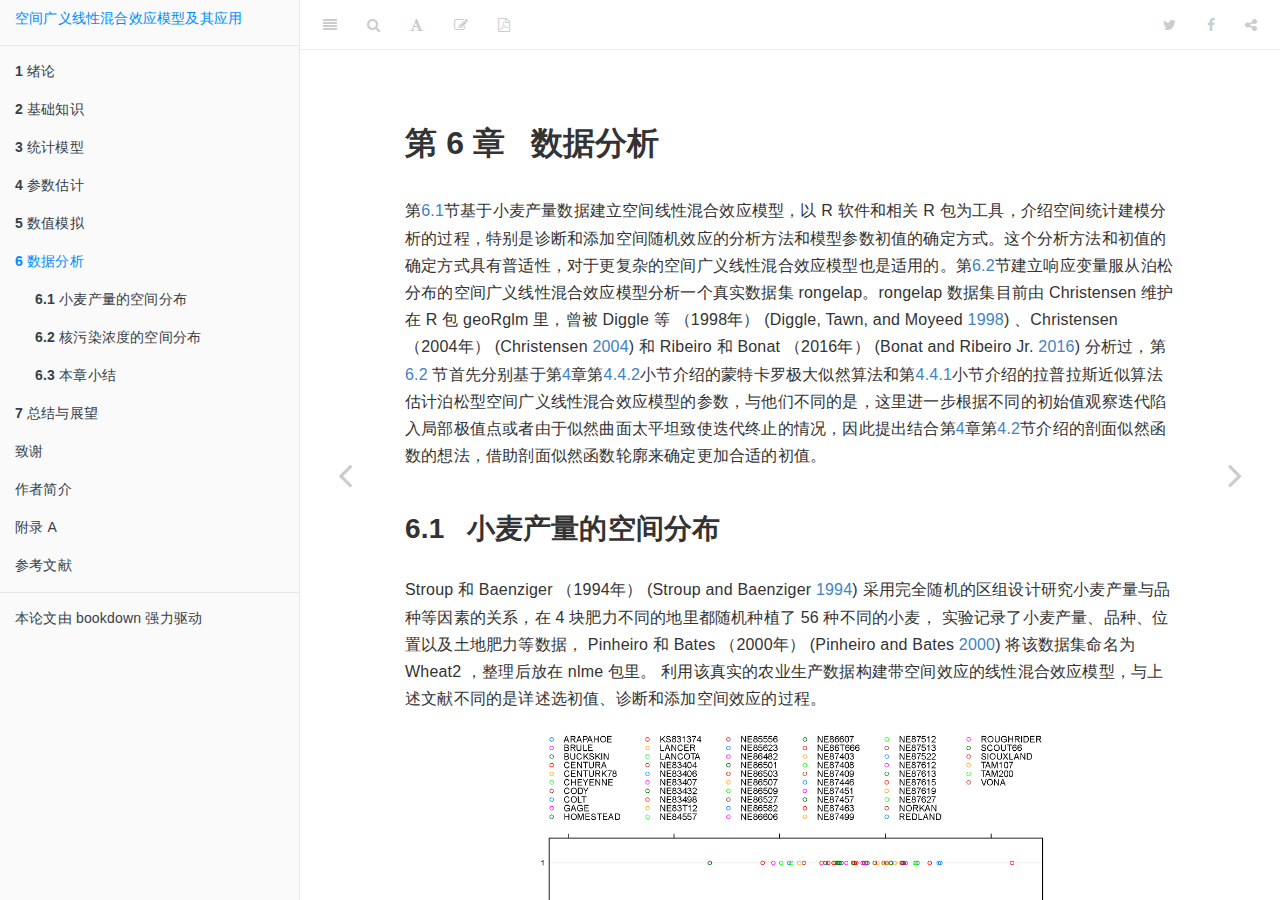
<file: applications.html>
<!DOCTYPE html>
<html >

<head>

  <meta charset="UTF-8">
  <meta http-equiv="X-UA-Compatible" content="IE=edge">
  <title>第 6 章 数据分析 | Master Thesis Template</title>
  <meta name="description" content="Spatial generalized linear mixed models, Stationary Spatial Gaussian Process, Stan platform, Markov chain Monte Carlo.">
  <meta name="generator" content="bookdown  and GitBook 2.6.7">

  <meta property="og:title" content="第 6 章 数据分析 | Master Thesis Template" />
  <meta property="og:type" content="book" />
  
  <meta property="og:image" content="images/logo.png" />
  <meta property="og:description" content="Spatial generalized linear mixed models, Stationary Spatial Gaussian Process, Stan platform, Markov chain Monte Carlo." />
  <meta name="github-repo" content="XiangyunHuang/Thesis-Template-Bookdown" />

  <meta name="twitter:card" content="summary" />
  <meta name="twitter:title" content="第 6 章 数据分析 | Master Thesis Template" />
  
  <meta name="twitter:description" content="Spatial generalized linear mixed models, Stationary Spatial Gaussian Process, Stan platform, Markov chain Monte Carlo." />
  <meta name="twitter:image" content="images/logo.png" />

<meta name="author" content="Xiang-Yun Huang">


<meta name="date" content="2019-01-18">

  <meta name="viewport" content="width=device-width, initial-scale=1">
  <meta name="apple-mobile-web-app-capable" content="yes">
  <meta name="apple-mobile-web-app-status-bar-style" content="black">
  
  <link rel="shortcut icon" href="images/favicon.ico" type="image/x-icon">
<link rel="prev" href="simulations.html">
<link rel="next" href="summary.html">
<script src="libs/jquery-2.2.3/jquery.min.js"></script>
<link href="libs/gitbook-2.6.7/css/style.css" rel="stylesheet" />
<link href="libs/gitbook-2.6.7/css/plugin-table.css" rel="stylesheet" />
<link href="libs/gitbook-2.6.7/css/plugin-bookdown.css" rel="stylesheet" />
<link href="libs/gitbook-2.6.7/css/plugin-highlight.css" rel="stylesheet" />
<link href="libs/gitbook-2.6.7/css/plugin-search.css" rel="stylesheet" />
<link href="libs/gitbook-2.6.7/css/plugin-fontsettings.css" rel="stylesheet" />









<style type="text/css">
a.sourceLine { display: inline-block; line-height: 1.25; }
a.sourceLine { pointer-events: none; color: inherit; text-decoration: inherit; }
a.sourceLine:empty { height: 1.2em; }
.sourceCode { overflow: visible; }
code.sourceCode { white-space: pre; position: relative; }
div.sourceCode { margin: 1em 0; }
pre.sourceCode { margin: 0; }
@media screen {
div.sourceCode { overflow: auto; }
}
@media print {
code.sourceCode { white-space: pre-wrap; }
a.sourceLine { text-indent: -1em; padding-left: 1em; }
}
pre.numberSource a.sourceLine
  { position: relative; left: -4em; }
pre.numberSource a.sourceLine::before
  { content: attr(title);
    position: relative; left: -1em; text-align: right; vertical-align: baseline;
    border: none; pointer-events: all; display: inline-block;
    -webkit-touch-callout: none; -webkit-user-select: none;
    -khtml-user-select: none; -moz-user-select: none;
    -ms-user-select: none; user-select: none;
    padding: 0 4px; width: 4em;
    color: #aaaaaa;
  }
pre.numberSource { margin-left: 3em; border-left: 1px solid #aaaaaa;  padding-left: 4px; }
div.sourceCode
  {  }
@media screen {
a.sourceLine::before { text-decoration: underline; }
}
code span.al { color: #ff0000; font-weight: bold; } /* Alert */
code span.an { color: #60a0b0; font-weight: bold; font-style: italic; } /* Annotation */
code span.at { color: #7d9029; } /* Attribute */
code span.bn { color: #40a070; } /* BaseN */
code span.bu { } /* BuiltIn */
code span.cf { color: #007020; font-weight: bold; } /* ControlFlow */
code span.ch { color: #4070a0; } /* Char */
code span.cn { color: #880000; } /* Constant */
code span.co { color: #60a0b0; font-style: italic; } /* Comment */
code span.cv { color: #60a0b0; font-weight: bold; font-style: italic; } /* CommentVar */
code span.do { color: #ba2121; font-style: italic; } /* Documentation */
code span.dt { color: #902000; } /* DataType */
code span.dv { color: #40a070; } /* DecVal */
code span.er { color: #ff0000; font-weight: bold; } /* Error */
code span.ex { } /* Extension */
code span.fl { color: #40a070; } /* Float */
code span.fu { color: #06287e; } /* Function */
code span.im { } /* Import */
code span.in { color: #60a0b0; font-weight: bold; font-style: italic; } /* Information */
code span.kw { color: #007020; font-weight: bold; } /* Keyword */
code span.op { color: #666666; } /* Operator */
code span.ot { color: #007020; } /* Other */
code span.pp { color: #bc7a00; } /* Preprocessor */
code span.sc { color: #4070a0; } /* SpecialChar */
code span.ss { color: #bb6688; } /* SpecialString */
code span.st { color: #4070a0; } /* String */
code span.va { color: #19177c; } /* Variable */
code span.vs { color: #4070a0; } /* VerbatimString */
code span.wa { color: #60a0b0; font-weight: bold; font-style: italic; } /* Warning */
</style>

<link rel="stylesheet" href="style.css" type="text/css" />
</head>

<body>



  <div class="book without-animation with-summary font-size-2 font-family-1" data-basepath=".">

    <div class="book-summary">
      <nav role="navigation">

<ul class="summary">
<li><a href="./">空间广义线性混合效应模型及其应用</a></li>

<li class="divider"></li>
<li class="chapter" data-level="1" data-path="index.html"><a href="index.html"><i class="fa fa-check"></i><b>1</b> 绪论</a><ul>
<li class="chapter" data-level="1.1" data-path="index.html"><a href="index.html#reviews"><i class="fa fa-check"></i><b>1.1</b> 文献综述</a></li>
<li class="chapter" data-level="1.2" data-path="index.html"><a href="index.html#stracture"><i class="fa fa-check"></i><b>1.2</b> 论文结构</a></li>
</ul></li>
<li class="chapter" data-level="2" data-path="prepare.html"><a href="prepare.html"><i class="fa fa-check"></i><b>2</b> 基础知识</a><ul>
<li class="chapter" data-level="2.1" data-path="prepare.html"><a href="prepare.html#sec:exp"><i class="fa fa-check"></i><b>2.1</b> 指数族</a></li>
<li class="chapter" data-level="2.2" data-path="prepare.html"><a href="prepare.html#sec:lse"><i class="fa fa-check"></i><b>2.2</b> 最小二乘估计</a></li>
<li class="chapter" data-level="2.3" data-path="prepare.html"><a href="prepare.html#sec:def-mle"><i class="fa fa-check"></i><b>2.3</b> 极大似然估计</a></li>
<li class="chapter" data-level="2.4" data-path="prepare.html"><a href="prepare.html#sec:stationary-gaussian-process"><i class="fa fa-check"></i><b>2.4</b> 平稳高斯过程</a></li>
<li class="chapter" data-level="2.5" data-path="prepare.html"><a href="prepare.html#sec:bayes-prior"><i class="fa fa-check"></i><b>2.5</b> 先验和后验分布</a></li>
<li class="chapter" data-level="2.6" data-path="prepare.html"><a href="prepare.html#sec:bayes-estimates"><i class="fa fa-check"></i><b>2.6</b> 常用贝叶斯估计</a></li>
<li class="chapter" data-level="2.7" data-path="prepare.html"><a href="prepare.html#sec:foundations"><i class="fa fa-check"></i><b>2.7</b> 本章小结</a></li>
</ul></li>
<li class="chapter" data-level="3" data-path="models.html"><a href="models.html"><i class="fa fa-check"></i><b>3</b> 统计模型</a><ul>
<li class="chapter" data-level="3.1" data-path="models.html"><a href="models.html#sec:Linear-Models"><i class="fa fa-check"></i><b>3.1</b> 简单线性模型</a></li>
<li class="chapter" data-level="3.2" data-path="models.html"><a href="models.html#sec:Generalized-Linear-Models"><i class="fa fa-check"></i><b>3.2</b> 广义线性模型</a></li>
<li class="chapter" data-level="3.3" data-path="models.html"><a href="models.html#sec:Generalized-Linear-Mixed-Effects-Models"><i class="fa fa-check"></i><b>3.3</b> 广义线性混合效应模型</a></li>
<li class="chapter" data-level="3.4" data-path="models.html"><a href="models.html#sec:Spatial-Generalized-linear-mixed-effects-models"><i class="fa fa-check"></i><b>3.4</b> 空间广义线性混合效应模型</a><ul>
<li class="chapter" data-level="3.4.1" data-path="models.html"><a href="models.html#subsec:structure-sglmm"><i class="fa fa-check"></i><b>3.4.1</b> 模型结构</a></li>
<li class="chapter" data-level="3.4.2" data-path="models.html"><a href="models.html#subsec:covariance-function"><i class="fa fa-check"></i><b>3.4.2</b> 自协方差函数</a></li>
<li class="chapter" data-level="3.4.3" data-path="models.html"><a href="models.html#subsec:identify"><i class="fa fa-check"></i><b>3.4.3</b> 模型识别</a></li>
<li class="chapter" data-level="3.4.4" data-path="models.html"><a href="models.html#subsec:prior-sglmm"><i class="fa fa-check"></i><b>3.4.4</b> 先验分布</a></li>
</ul></li>
<li class="chapter" data-level="3.5" data-path="models.html"><a href="models.html#sec:models"><i class="fa fa-check"></i><b>3.5</b> 本章小结</a></li>
</ul></li>
<li class="chapter" data-level="4" data-path="algorithms.html"><a href="algorithms.html"><i class="fa fa-check"></i><b>4</b> 参数估计</a><ul>
<li class="chapter" data-level="4.1" data-path="algorithms.html"><a href="algorithms.html#sec:mle"><i class="fa fa-check"></i><b>4.1</b> 极大似然估计</a></li>
<li class="chapter" data-level="4.2" data-path="algorithms.html"><a href="algorithms.html#sec:profile-likelihood"><i class="fa fa-check"></i><b>4.2</b> 剖面似然估计</a></li>
<li class="chapter" data-level="4.3" data-path="algorithms.html"><a href="algorithms.html#sec:Laplace-approximation"><i class="fa fa-check"></i><b>4.3</b> 拉普拉斯近似</a></li>
<li class="chapter" data-level="4.4" data-path="algorithms.html"><a href="algorithms.html#sec:algrithms"><i class="fa fa-check"></i><b>4.4</b> 参数估计的算法</a><ul>
<li class="chapter" data-level="4.4.1" data-path="algorithms.html"><a href="algorithms.html#subsec:LA"><i class="fa fa-check"></i><b>4.4.1</b> 拉普拉斯近似极大似然算法</a></li>
<li class="chapter" data-level="4.4.2" data-path="algorithms.html"><a href="algorithms.html#subsec:MCML"><i class="fa fa-check"></i><b>4.4.2</b> 蒙特卡罗极大似然算法</a></li>
<li class="chapter" data-level="4.4.3" data-path="algorithms.html"><a href="algorithms.html#sec:MCMC"><i class="fa fa-check"></i><b>4.4.3</b> 贝叶斯 Langevin-Hastings 算法</a></li>
<li class="chapter" data-level="4.4.4" data-path="algorithms.html"><a href="algorithms.html#LowRank"><i class="fa fa-check"></i><b>4.4.4</b> 低秩近似算法</a></li>
</ul></li>
<li class="chapter" data-level="4.5" data-path="algorithms.html"><a href="algorithms.html#sec:stan-hmc"><i class="fa fa-check"></i><b>4.5</b> 贝叶斯 Stan-HMC 算法</a><ul>
<li class="chapter" data-level="4.5.1" data-path="algorithms.html"><a href="algorithms.html#subsec:Curse-of-Dimensionality"><i class="fa fa-check"></i><b>4.5.1</b> 蒙特卡罗积分</a></li>
<li class="chapter" data-level="4.5.2" data-path="algorithms.html"><a href="algorithms.html#subsec:motivations"><i class="fa fa-check"></i><b>4.5.2</b> 背景和意义</a></li>
<li class="chapter" data-level="4.5.3" data-path="algorithms.html"><a href="algorithms.html#subsec:stan-samplers"><i class="fa fa-check"></i><b>4.5.3</b> Stan 简介</a></li>
<li class="chapter" data-level="4.5.4" data-path="algorithms.html"><a href="algorithms.html#subsec:stan-hmc"><i class="fa fa-check"></i><b>4.5.4</b> 实现过程</a></li>
</ul></li>
<li class="chapter" data-level="4.6" data-path="algorithms.html"><a href="algorithms.html#subsec:sglmm-with-r"><i class="fa fa-check"></i><b>4.6</b> 实现参数估计的 R 包</a></li>
<li class="chapter" data-level="4.7" data-path="algorithms.html"><a href="algorithms.html#sec:estimations"><i class="fa fa-check"></i><b>4.7</b> 本章小结</a></li>
</ul></li>
<li class="chapter" data-level="5" data-path="simulations.html"><a href="simulations.html"><i class="fa fa-check"></i><b>5</b> 数值模拟</a><ul>
<li class="chapter" data-level="5.1" data-path="simulations.html"><a href="simulations.html#spatial-gaussian-processes"><i class="fa fa-check"></i><b>5.1</b> 平稳空间高斯过程</a><ul>
<li class="chapter" data-level="5.1.1" data-path="simulations.html"><a href="simulations.html#sim-one-gp"><i class="fa fa-check"></i><b>5.1.1</b> 一维平稳空间高斯过程</a></li>
<li class="chapter" data-level="5.1.2" data-path="simulations.html"><a href="simulations.html#sim-two-gp"><i class="fa fa-check"></i><b>5.1.2</b> 二维平稳空间高斯过程</a></li>
</ul></li>
<li class="chapter" data-level="5.2" data-path="simulations.html"><a href="simulations.html#sim-sglmm"><i class="fa fa-check"></i><b>5.2</b> 空间广义线性混合效应模型</a><ul>
<li class="chapter" data-level="5.2.1" data-path="simulations.html"><a href="simulations.html#sim-binomal-sglmm"><i class="fa fa-check"></i><b>5.2.1</b> 响应变量服从二项分布</a></li>
<li class="chapter" data-level="5.2.2" data-path="simulations.html"><a href="simulations.html#possion-sglmm"><i class="fa fa-check"></i><b>5.2.2</b> 响应变量服从泊松分布</a></li>
</ul></li>
<li class="chapter" data-level="5.3" data-path="simulations.html"><a href="simulations.html#sec:simulations"><i class="fa fa-check"></i><b>5.3</b> 本章小结</a></li>
</ul></li>
<li class="chapter" data-level="6" data-path="applications.html"><a href="applications.html"><i class="fa fa-check"></i><b>6</b> 数据分析</a><ul>
<li class="chapter" data-level="6.1" data-path="applications.html"><a href="applications.html#sec:spatial-random-effects"><i class="fa fa-check"></i><b>6.1</b> 小麦产量的空间分布</a></li>
<li class="chapter" data-level="6.2" data-path="applications.html"><a href="applications.html#case-rongelap"><i class="fa fa-check"></i><b>6.2</b> 核污染浓度的空间分布</a></li>
<li class="chapter" data-level="6.3" data-path="applications.html"><a href="applications.html#sec:cases"><i class="fa fa-check"></i><b>6.3</b> 本章小结</a></li>
</ul></li>
<li class="chapter" data-level="7" data-path="summary.html"><a href="summary.html"><i class="fa fa-check"></i><b>7</b> 总结与展望</a></li>
<li class="chapter" data-level="" data-path="ack.html"><a href="ack.html"><i class="fa fa-check"></i>致谢</a></li>
<li class="chapter" data-level="" data-path="author.html"><a href="author.html"><i class="fa fa-check"></i>作者简介</a></li>
<li class="chapter" data-level="" data-path="appendix.html"><a href="appendix.html"><i class="fa fa-check"></i>附录 A</a><ul>
<li class="chapter" data-level="" data-path="appendix.html"><a href="appendix.html#tables-simulations"><i class="fa fa-check"></i>表格</a></li>
<li class="chapter" data-level="" data-path="appendix.html"><a href="appendix.html#simulate-code"><i class="fa fa-check"></i>代码</a></li>
</ul></li>
<li class="chapter" data-level="" data-path="references.html"><a href="references.html"><i class="fa fa-check"></i>参考文献</a></li>
<li class="divider"></li>
<li><a href="https://github.com/rstudio/bookdown" target="blank">本论文由 bookdown 强力驱动</a></li>

</ul>

      </nav>
    </div>

    <div class="book-body">
      <div class="body-inner">
        <div class="book-header" role="navigation">
          <h1>
            <i class="fa fa-circle-o-notch fa-spin"></i><a href="./">Master Thesis Template</a>
          </h1>
        </div>

        <div class="page-wrapper" tabindex="-1" role="main">
          <div class="page-inner">

            <section class="normal" id="section-">
<div id="applications" class="section level1">
<h1><span class="header-section-number">第 6 章</span> 数据分析</h1>
<p>第<a href="applications.html#sec:spatial-random-effects">6.1</a>节基于小麦产量数据建立空间线性混合效应模型，以 R 软件和相关 R 包为工具，介绍空间统计建模分析的过程，特别是诊断和添加空间随机效应的分析方法和模型参数初值的确定方式。这个分析方法和初值的确定方式具有普适性，对于更复杂的空间广义线性混合效应模型也是适用的。第<a href="applications.html#case-rongelap">6.2</a>节建立响应变量服从泊松分布的空间广义线性混合效应模型分析一个真实数据集 rongelap。rongelap 数据集目前由 Christensen 维护在 R 包 geoRglm 里，曾被 Diggle 等 （1998年） <span class="citation">(Diggle, Tawn, and Moyeed <a href="#ref-Diggle1998">1998</a>)</span> 、Christensen （2004年） <span class="citation">(Christensen <a href="#ref-Christensen2004">2004</a>)</span> 和 Ribeiro 和 Bonat （2016年） <span class="citation">(Bonat and Ribeiro Jr. <a href="#ref-Bonat2016Practical">2016</a>)</span> 分析过，第 <a href="applications.html#case-rongelap">6.2</a> 节首先分别基于第<a href="algorithms.html#algorithms">4</a>章第<a href="algorithms.html#subsec:MCML">4.4.2</a>小节介绍的蒙特卡罗极大似然算法和第<a href="algorithms.html#subsec:LA">4.4.1</a>小节介绍的拉普拉斯近似算法估计泊松型空间广义线性混合效应模型的参数，与他们不同的是，这里进一步根据不同的初始值观察迭代陷入局部极值点或者由于似然曲面太平坦致使迭代终止的情况，因此提出结合第<a href="algorithms.html#algorithms">4</a>章第<a href="algorithms.html#sec:profile-likelihood">4.2</a>节介绍的剖面似然函数的想法，借助剖面似然函数轮廓来确定更加合适的初值。</p>
<div id="sec:spatial-random-effects" class="section level2">
<h2><span class="header-section-number">6.1</span> 小麦产量的空间分布</h2>
<p>Stroup 和 Baenziger （1994年） <span class="citation">(Stroup and Baenziger <a href="#ref-Stroup1994">1994</a>)</span> 采用完全随机的区组设计研究小麦产量与品种等因素的关系，在 4 块肥力不同的地里都随机种植了 56 种不同的小麦， 实验记录了小麦产量、品种、位置以及土地肥力等数据， Pinheiro 和 Bates （2000年） <span class="citation">(Pinheiro and Bates <a href="#ref-Pinheiro2000">2000</a>)</span> 将该数据集命名为 Wheat2 ，整理后放在 nlme 包里。 利用该真实的农业生产数据构建带空间效应的线性混合效应模型，与上述文献不同的是详述选初值、诊断和添加空间效应的过程。</p>
<div class="figure" style="text-align: center"><span id="fig:yields-block"></span>
<img src="figures/Yields-Block.png" alt="小麦产量与土壤肥力的关系，图中纵轴表示试验田的4种类型，且土壤肥力强弱顺序是 1 &gt; 2 &gt; 3 &gt; 4，横轴表示小麦产量，每块试验田都种植了 56 种小麦，图中分别以不同的颜色标识，图上方是小麦类型的编号" width="70%" />
<p class="caption">
图 6.1: 小麦产量与土壤肥力的关系，图中纵轴表示试验田的4种类型，且土壤肥力强弱顺序是 1 &gt; 2 &gt; 3 &gt; 4，横轴表示小麦产量，每块试验田都种植了 56 种小麦，图中分别以不同的颜色标识，图上方是小麦类型的编号
</p>
</div>
<p>图 <a href="applications.html#fig:yields-block">6.1</a> 按土壤肥力不同分块展示每种小麦的产量，图中暗示数据中有明显的 block 效应，即不同实验田对结果产生显著影响，而且不同实验田之间，小麦产量呈现异方差性，为了更好地表达这些效应，可以基于经纬度坐标信息添加与空间相关的结构 （spatial correlation structures）。基于上述对图<a href="applications.html#fig:yields-block">6.1</a> 的探索，先建立一般的线性模型，以量化上述描述性分析结果，模型结构如下
<span class="math display" id="eq:extended-linear-model">\[\begin{equation}
y_{ij} = \tau_i + \epsilon_{ij}, \quad \boldsymbol{\epsilon} \sim \mathcal{N}(\mathbf{0},\sigma^2 \boldsymbol{\Lambda}) \tag{6.1}
\end{equation}\]</span>
其中，<span class="math inline">\(y_{ij}\)</span> 表示第 <span class="math inline">\(i\)</span> 种小麦在第 <span class="math inline">\(j\)</span> 块试验田里的产量，<span class="math inline">\(i = 1,\ldots,56\)</span>，<span class="math inline">\(j = 1,\ldots,4\)</span>。 <span class="math inline">\(\tau_i\)</span> 表示第 <span class="math inline">\(i\)</span> 种小麦的平均产量，<span class="math inline">\(\epsilon_{ij}\)</span> 是随机误差，假定服从均值为 0，协差阵为 <span class="math inline">\(\sigma^2 \boldsymbol{\Lambda}\)</span> 的多元正态分布。进一步，继续探索线性模型<a href="applications.html#eq:extended-linear-model">(6.1)</a>中的协方差 <span class="math inline">\(\boldsymbol{\Lambda}\)</span> 的结构，不妨先假定模型 <a href="applications.html#eq:extended-linear-model">(6.1)</a> 的随机误差是独立且方差齐性的，即 <span class="math inline">\(\boldsymbol{\Lambda} = \boldsymbol{I}\)</span> 。接着，需要确认方差齐性的假设是否合适，拟合残差散点图是一个有用又方便的判断工具。特别地，对于空间效应的探索，采用样本变差图探索数据中存在的空间相关性，可调用 nlme 包中的 <code>Variogram</code> 函数获得 <code>gls</code> 函数拟合方差齐性的线性模型的变差图<a href="applications.html#fig:yields-variogram">6.2</a>，横坐标是小麦之间的欧氏距离，纵坐标是样本变差，图中的平滑线根据局部多项式拟合的方法添加，用以估计样本变差的大致趋势。</p>
<div class="figure" style="text-align: center"><span id="fig:yields-variogram"></span>
<img src="figures/Yields-Variogram.png" alt="样本变差散点图" width="70%" />
<p class="caption">
图 6.2: 样本变差散点图
</p>
</div>
<p>图 <a href="applications.html#fig:yields-variogram">6.2</a> 显示样本变差随空间距离有明显的增长趋势，可见空间随机效应明显，根据第<a href="models.html#models">3</a>章第<a href="models.html#subsec:covariance-function">3.4.2</a>小节，可以有理由地估计块金效应<span class="math inline">\(\tau^2\)</span>大约是 0.2，参数 <span class="math inline">\(\phi\)</span> 可由样本变差为 1 对应的空间距离来初步估计，图<a href="applications.html#fig:yields-variogram">6.2</a>显示该值大约是 31。 图中的平滑曲线是 局部多项式回归拟合的结果，也可以用局部加权回归拟合的平滑法来确定初值 <span class="citation">(谢益辉 <a href="#ref-Xie2008COS">2008</a>)</span>。上述图示分析，首先采用球性自相关函数拟合这组数据中的空间结构。考虑空间效应后，采用 <code>gls</code> 函数提供的限制极大似然法 （Restricted Maximum Likelihood Estimation， 简称 REML） 拟合模型<a href="applications.html#eq:extended-linear-model">(6.1)</a>，与第<a href="prepare.html#prepare">2</a>章第<a href="prepare.html#sec:def-mle">2.3</a>节介绍的极大似然估计相比，它对方差分量的估计偏差更小一些<span class="citation">(Peter J. Diggle and Ribeiro Jr., <a href="#ref-Diggle2007">n.d.</a>)</span>，适合估计线性混合效应模型的参数，<code>gls</code> 还支持不同类型的空间自相关函数，因此继续探索球型和二次有理型自相关函数<a href="#fn3" class="footnote-ref" id="fnref3"><sup>3</sup></a>对模型拟合结果的影响。以小麦数据为例估计空间线性混合效应模型的参数，见表<a href="applications.html#tab:yields-model-compare">6.1</a>，表中<span class="math inline">\(\phi_0,\tau^2_{0},\sigma^2_{0}\)</span>和<span class="math inline">\(\hat{\phi},\hat{\tau}^2,\hat{\sigma}^2\)</span>分别是模型<a href="applications.html#eq:extended-linear-model">(6.1)</a>参数<span class="math inline">\(\phi,\tau^2,\sigma^2\)</span>的初值和估计值。</p>
<table>
<caption><span id="tab:yields-model-compare">表 6.1: </span> 比较不同初值和自协方差函数对模型拟合效果的影响</caption>
<colgroup>
<col width="10%" />
<col width="17%" />
<col width="23%" />
<col width="23%" />
<col width="9%" />
<col width="15%" />
</colgroup>
<thead>
<tr class="header">
<th align="center"></th>
<th align="right">自相关函数</th>
<th align="right"><span class="math inline">\(\hat{\phi}(\phi_0)\)</span></th>
<th align="right"><span class="math inline">\(\hat{\tau}^2(\tau^2_{0})\)</span></th>
<th align="right"><span class="math inline">\(\hat{\sigma}^2(\sigma^2_{0})\)</span></th>
<th align="right">log-REML</th>
</tr>
</thead>
<tbody>
<tr class="odd">
<td align="center">I</td>
<td align="right">球型</td>
<td align="right"><span class="math inline">\(1.515\times 10^{5}(31)\)</span></td>
<td align="right"><span class="math inline">\(5.471\times 10^{-5}(0.2)\)</span></td>
<td align="right">466.785</td>
<td align="right">-533.418</td>
</tr>
<tr class="even">
<td align="center">II</td>
<td align="right">二次有理型</td>
<td align="right"><span class="math inline">\(13.461(13)\)</span></td>
<td align="right"><span class="math inline">\(0.193(0.2)\)</span></td>
<td align="right">8.847</td>
<td align="right">-532.639</td>
</tr>
<tr class="odd">
<td align="center">III</td>
<td align="right">球型</td>
<td align="right"><span class="math inline">\(27.457(28)\)</span></td>
<td align="right"><span class="math inline">\(0.209(0.2)\)</span></td>
<td align="right">7.410</td>
<td align="right">-533.931</td>
</tr>
</tbody>
</table>
<p>表<a href="applications.html#tab:yields-model-compare">6.1</a>中二次有理型自相关函数 <span class="math inline">\(\rho(u) = (u/\phi)^2/[1 + (u/\phi)^2]\)</span>，则半变差函数 <span class="math inline">\(V(u) = 1-\rho(u) = [\tau + (u/\phi)^2]/[1 + (u/\phi)^2]\)</span>。当距离 <span class="math inline">\(u = \phi\)</span> 时，变差等于 <span class="math inline">\((1+\tau)/2\)</span>，由图<a href="applications.html#fig:yields-variogram">6.2</a>可知 <span class="math inline">\(\tau = 0.2\)</span>， 样本变差就等于 0.6 对应的距离，大约是 13，所以 <span class="math inline">\(\phi=13\)</span>。</p>
<div class="figure" style="text-align: center"><span id="fig:model-check"></span>
<img src="figures/heteroscedasticity.png" alt="模型拟合后的残差诊断" width="48%" /><img src="figures/normality.png" alt="模型拟合后的残差诊断" width="48%" />
<p class="caption">
图 6.3: 模型拟合后的残差诊断
</p>
</div>
<p>值得注意的是，用限制极大似然法估计模型 <a href="applications.html#eq:extended-linear-model">(6.1)</a> 的参数时，对初始值很敏感，通过几番试错调整初值获得如表 <a href="applications.html#tab:yields-model-compare">6.1</a> 所示结果。根据表<a href="applications.html#tab:yields-model-compare">6.1</a>， 可以得出两个结论，其一选择合适的自相关函数可以取得更好的拟合效果，其二限制极大似然算法对初值很敏感，不断试错以选择合适的初值很重要。最后，再来观察使用空间线性混合效应模型拟合小麦数据后的标准化残差图，如图 <a href="applications.html#fig:model-check">6.3</a> 所示，残差中空间效应已经提取得很充分了。<a href="applications.html#fig:model-check">6.3</a>(a) 横轴表示模型的拟合值，纵轴是标准化后的残差值， <a href="applications.html#fig:model-check">6.3</a>(b)横轴表示标准化后的残差值，纵轴表示标准正态分布的分位数。</p>

</div>
<div id="case-rongelap" class="section level2">
<h2><span class="header-section-number">6.2</span> 核污染浓度的空间分布</h2>
<p>朗格拉普岛位于南太平洋上，是马绍尔群岛的一部分，二战后，美国在该岛上进行了多次核武器测试，核爆炸后产生的放射性尘埃笼罩了全岛，目前该岛仍然不适合人类居住，只有经批准的科学研究人员才能登岛。基于马绍尔群岛国家的放射性调查数据，Diggle 等 （1998年） <span class="citation">(Diggle, Tawn, and Moyeed <a href="#ref-Diggle1998">1998</a>)</span> 使用 蒙特卡罗极大似然算法估计空间广义线性混合效应模型 <a href="applications.html#eq:rongelap-without-nugget-effect">(6.2)</a> 的各个参数，Christensen （2004年） <span class="citation">(Christensen <a href="#ref-Christensen2004">2004</a>)</span> 发现该核污染数据集中存在不能被泊松分布解释的残差，因此添加了非空间的随机效应 <span class="math inline">\(Z_i\)</span>，建立模型 <a href="applications.html#eq:rongelap-with-nugget-effect">(6.3)</a>，在地质统计领域内，<span class="math inline">\(Z_i\)</span> 还有个专有名词叫块金效应。
<span class="math display" id="eq:rongelap-with-nugget-effect" id="eq:rongelap-without-nugget-effect">\[\begin{align}
\log\{\lambda(x_{i})\}&amp; =  \beta + S(x_{i}) \tag{6.2}\\
\log\{\lambda(x_{i})\}&amp; =  \beta + S(x_{i}) + Z_{i} \tag{6.3}
\end{align}\]</span>
放射性调查获得的 rongelap 数据集包含几个观测变量，分别是放射粒子数、相应时间间隔和157个空间坐标。为了增加直观性，绘制图<a href="applications.html#fig:rongelap-dataset">6.4</a> 展示收集放射性数据的观测站点的空间分布，图中加号 + 标注采样的位置，水平方向表示横坐标，垂直方向表示纵坐标。</p>
<div class="figure" style="text-align: center"><span id="fig:rongelap-dataset"></span>
<img src="figures/rongelap-island.png" alt="朗格拉普岛上157个观察站点的空间位置" width="65%" />
<p class="caption">
图 6.4: 朗格拉普岛上157个观察站点的空间位置
</p>
</div>
<p>根据 <span class="math inline">\({}^{137}\mathrm{Cs}\)</span> 放出的伽马射线在 <span class="math inline">\(N=157\)</span> 站点不同时间间隔的放射量， 建立泊松广义线性混合效应模型 <a href="applications.html#eq:rongelap-with-nugget-effect">(6.3)</a>。模型<a href="applications.html#eq:rongelap-with-nugget-effect">(6.3)</a>中，<span class="math inline">\(\beta\)</span> 是截距， 放射粒子数作为响应变量服从强度为 <span class="math inline">\(\lambda(x_i)\)</span> 的泊松分布，即 <span class="math inline">\(Y_{i} \sim \mathrm{Poisson}( \lambda(x_i) )\)</span>，平稳空间高斯过程 <span class="math inline">\(S(x),x \in \mathbb{R}^2\)</span>的自协方差函数为 <span class="math inline">\(\mathsf{Cov}( S(x_i), S(x_j) ) = \sigma^2 \exp( -\|x_i -x_j\|_{2} / \phi )\)</span>，且 <span class="math inline">\(Z_i\)</span> 之间相互独立同正态分布 <span class="math inline">\(\mathcal{N}(0,\tau^2)\)</span>，这里 <span class="math inline">\(i = 1,\ldots, 157\)</span>。</p>
<p>蒙特卡罗极大似然算法迭代的初值 <span class="math inline">\(\beta_{0} = 6.2,\sigma^2_{0} = 2.40,\phi_{0} = 340,\tau^2_{rel} = 2.074\)</span>，模拟次数为 30000 次，前 10000 次迭代视为预处理阶段，其后每隔 20 次迭代采一个样本点，即存储模型各参数的迭代值，每个参数获得1000次迭代值。蒙特卡罗模拟平稳空间高斯过程 <span class="math inline">\(S(x)\)</span> 关于响应变量<span class="math inline">\(Y\)</span>的条件分布时，使用了第<a href="algorithms.html#algorithms">4</a>章第<a href="algorithms.html#sec:MCMC">4.4.3</a>节介绍的 Langevin-Hastings 算法 <span class="citation">(Papaspiliopoulos <a href="#ref-Omiros2003">2003</a>)</span>。此处，157 个站点意味着有 157 个条件分布需要模拟，共产生 157个迭代链，每条链需保持平稳才可用于模型参数的估计。因此，需要先检验每条链的平稳性，可以采用自相关图和时序图来检验，篇幅所限，取部分站点展示，图<a href="applications.html#fig:rongelap-trace-plot">6.5</a> 是四个站点处的后验分布的模拟过程图，图 <a href="applications.html#fig:rongelap-acf-plot">6.6</a> 是9个站点处的模拟点列的自相关系数图。从图 <a href="applications.html#fig:rongelap-trace-plot">6.5</a> 可以看出迭代序列符合平稳性的特征，从图 <a href="applications.html#fig:rongelap-acf-plot">6.6</a> 可以看出迭代序列满足马尔科夫性，没有明显的延迟相关性。经观察 157 个站点处的<span class="math inline">\(S_i\)</span>的迭代点列没有出现不平稳的现象。</p>
<div class="figure" style="text-align: center"><span id="fig:rongelap-trace-plot"></span>
<img src="figures/rongelap-mcml-diagnosis-trace-9.png" alt="Langevin-Hastings 算法模拟条件分布 \(S(x_{i})|Y_{i}, i = 1,\ldots,4\)，第一列是迭代序列轨迹图，第二列是对应的后验密度分布" width="70%" />
<p class="caption">
图 6.5: Langevin-Hastings 算法模拟条件分布 <span class="math inline">\(S(x_{i})|Y_{i}, i = 1,\ldots,4\)</span>，第一列是迭代序列轨迹图，第二列是对应的后验密度分布
</p>
</div>
<div class="figure" style="text-align: center"><span id="fig:rongelap-acf-plot"></span>
<img src="figures/rongelap-mcml-diagnosis-acf-9.png" alt="条件分布 \(S(x_{i})|Y_{i}, i = 1, \ldots, 4\) 的采样序列的自相关图" width="70%" />
<p class="caption">
图 6.6: 条件分布 <span class="math inline">\(S(x_{i})|Y_{i}, i = 1, \ldots, 4\)</span> 的采样序列的自相关图
</p>
</div>


<p>表 <a href="applications.html#tab:rongelap-mcml-result">6.2</a> 中括号内表示相应模型参数的初值，以第4行为例，模型<a href="applications.html#eq:rongelap-with-nugget-effect">(6.3)</a>中块金效应的估计值应为 <span class="math inline">\(\hat{\tau}^2 = \hat{\sigma}^{2} \times \hat{\tau}^2_{rel} = 4.929\)</span>，第 2 行是基于第<a href="algorithms.html#algorithms">4</a>章第<a href="algorithms.html#subsec:LA">4.4.1</a>小节介绍的拉普拉斯近似极大似然算法（简称LAML）获得的结果，第 3 行基于蒙特卡罗极大似然算法（简称MCML）获得的结果，其初值选择和 LAML 算法一致，第 4 行先根据剖面似然轮廓图<a href="applications.html#fig:profile-phi-tausq">6.7</a>确定初值，然后根据MCML算法获得参数估计值。第6列是最终参数估计值处的对数似然函数值。</p>
<table>
<caption><span id="tab:rongelap-mcml-result">表 6.2: </span> 模型 <a href="applications.html#eq:rongelap-with-nugget-effect">(6.3)</a> 的参数估计值</caption>
<colgroup>
<col width="10%" />
<col width="17%" />
<col width="17%" />
<col width="17%" />
<col width="17%" />
<col width="17%" />
</colgroup>
<thead>
<tr class="header">
<th align="center">算法</th>
<th align="left"><span class="math inline">\(\hat{\beta}(\beta_{0})\)</span></th>
<th align="left"><span class="math inline">\(\hat{\sigma}^{2}(\sigma^2_0)\)</span></th>
<th align="left"><span class="math inline">\(\hat{\phi}(\phi_0)\)</span></th>
<th align="left"><span class="math inline">\(\hat{\tau}^2_{rel}(\tau^2_{rel_0})\)</span></th>
<th align="left"><span class="math inline">\(\log L_{m}\)</span></th>
</tr>
</thead>
<tbody>
<tr class="odd">
<td align="center">LAML</td>
<td align="left">1.821(2.014)</td>
<td align="left">0.264(0.231)</td>
<td align="left">151.795(50)</td>
<td align="left">0.133(0.1)</td>
<td align="left"><span class="math inline">\(-1317.195\)</span></td>
</tr>
<tr class="even">
<td align="center">MCML</td>
<td align="left">1.821(2.014)</td>
<td align="left">0.265(0.231)</td>
<td align="left">151.859(50)</td>
<td align="left">0.132(0.1)</td>
<td align="left"><span class="math inline">\(-8.8903\)</span></td>
</tr>
<tr class="odd">
<td align="center">MCML</td>
<td align="left">6.190(6.200)</td>
<td align="left">2.401(2.400)</td>
<td align="left">338.126(340)</td>
<td align="left">2.053(2.074)</td>
<td align="left"><span class="math inline">\(-5.8458\)</span></td>
</tr>
</tbody>
</table>
<p>由于两个算法所采用的方法不同，前者采用拉普拉斯近似似然函数中的高维积分，并且扔掉了似然函数中的正则常数，后者采用蒙特卡罗模拟计算高维积分，所以对数似然函数值差别很大，两种算法之间不能以这个比较算法优劣。</p>
<p>表<a href="applications.html#tab:rongelap-mcml-result">6.2</a>第3和第4行的设置是同种算法不同初始值的比较，可以比较最终的似然函数值，后者初值选得好，对数似然函数值更大，同时结合图 <a href="applications.html#fig:profile-phi-tausq">6.7</a> 有理由怀疑前一组初值使得最终的迭代陷入一个局部极值点或者由于似然曲面太平坦致使迭代停止。

图<a href="applications.html#fig:profile-phi-tausq">6.7</a>是泊松型空间广义线性混合效应模型 <a href="applications.html#eq:rongelap-with-nugget-effect">(6.3)</a> 关于参数 <span class="math inline">\(\phi\)</span> 和相对块金效应 <span class="math inline">\(\tau^2_{rel} = \tau^2 / \sigma^2\)</span> 的剖面似然函数轮廓图，平稳空间高斯过程 <span class="math inline">\(S(x)\)</span> 的自协方差函数选用指数型 <span class="math inline">\(\mathsf{Cov}( S(x_i), S(x_j) ) = \sigma^2 \exp( -\|x_i -x_j\|_{2} / \phi )\)</span>，剖面似然函数值由 geoRglm 包提供的 proflik.glsm 函数计算。</p>
<div class="figure" style="text-align: center"><span id="fig:profile-phi-tausq"></span>
<img src="figures/profile-phitausq.png" alt="模型 (6.3) 关于参数 \(\phi\) 和 \(\tau^2_{rel} = \tau^2 / \sigma^2\) 的剖面似然函数轮廓图" width="65%" />
<p class="caption">
图 6.7: 模型 <a href="applications.html#eq:rongelap-with-nugget-effect">(6.3)</a> 关于参数 <span class="math inline">\(\phi\)</span> 和 <span class="math inline">\(\tau^2_{rel} = \tau^2 / \sigma^2\)</span> 的剖面似然函数轮廓图
</p>
</div>
<p>由表 <a href="applications.html#tab:rongelap-mcml-result">6.2</a> 可知，正如第 <a href="simulations.html#simulations">5</a> 章第 <a href="simulations.html#sec:simulations">5.3</a> 节对蒙特卡罗极大似然算法所指出的那样，必须提供足够接近真值的初值，才能获得好的参数估计。由图 <a href="applications.html#fig:profile-phi-tausq">6.7</a> 不难看出，关于 <span class="math inline">\(\phi\)</span> 和相对块金效应 <span class="math inline">\(\tau^2_{rel}\)</span> 的剖面似然函数曲面类似一个极其狭长的、坡度又平缓的山谷，基于似然的算法对这种类型的问题还没有好的解决办法，目前取多个不同参数初值进行迭代，用迭代值画出剖面似然函数曲面，然后通过观察获得最佳初值。从实践的过程来看，参数初值的组数不宜太多，过多可能会用掉不少计算资源，因为如第<a href="algorithms.html#algorithms">4</a>章第<a href="algorithms.html#sec:profile-likelihood">4.2</a>节剖面似然估计所指出的迭代过程，剖面似然函数值的计算涉及空间随机效应的协方差阵的求逆，当空间采样点数目较多时，协方差阵阶数会随着变大，计算会变困难。</p>

</div>
<div id="sec:cases" class="section level2">
<h2><span class="header-section-number">6.3</span> 本章小结</h2>
<p>从小麦数据和核污染数据的似然分析中，可以清晰地看到模型参数初值对求似然函数极值点的重要性。借助变差图等可视化手段探索模型结构，确定初值是很有意义的，在小麦数据的分析过程中，并不是一步到位地给出空间线性混合效应模型，而是给出了模型从简单到复杂的建模过程，这对于实际应用有指导意义。对核残留数据集，建立了泊松型空间广义线性混合效应模型，其似然分析则借助了剖面似然估计的思想，将一个含有多个参数的未知似然函数降至只有两维的剖面似然函数曲面，再对似然曲面的分析获得最佳初始值的位置，最后根据蒙特卡罗最大似然算法获得了近似全局最优的参数估计值。</p>

</div>
</div>
<h3>参考文献</h3>
<div id="refs" class="references">
<div id="ref-Diggle1998">
<p>Diggle, Peter J., J. A. Tawn, and R. A. Moyeed. 1998. “Model-Based Geostatistics.” <em>Journal of the Royal Statistical Society, Series C</em> 47 (3): 299–350.</p>
</div>
<div id="ref-Christensen2004">
<p>Christensen, Ole F. 2004. “Monte Carlo Maximum Likelihood in Model-Based Geostatistics.” <em>Journal of Computational and Graphical Statistics</em> 13 (3): 702–18.</p>
</div>
<div id="ref-Bonat2016Practical">
<p>Bonat, Wagner Hugo, and Paulo J. Ribeiro Jr. 2016. “Practical Likelihood Analysis for Spatial Generalized Linear Mixed Models.” <em>Environmetrics</em> 27 (2): 83–89.</p>
</div>
<div id="ref-Stroup1994">
<p>Stroup, Walter W., and P. Stephen Baenziger. 1994. “Removing Spatial Variation from Yield Trials: A Comparison of Methods.” <em>Crop Science</em> 34 (1): 63–66.</p>
</div>
<div id="ref-Pinheiro2000">
<p>Pinheiro, Jos C., and Douglas M. Bates. 2000. <em>Mixed-Effects Models in S and S-PLUS</em>. New York, NY: Springer-Verlag.</p>
</div>
<div id="ref-Xie2008COS">
<p>谢益辉. 2008. “用局部加权回归散点平滑法观察二维变量之间的关系.” <a href="https://cosx.org/2008/11/lowess-to-explore-bivariate-correlation-by-yihui">https://cosx.org/2008/11/lowess-to-explore-bivariate-correlation-by-yihui</a>.</p>
</div>
<div id="ref-Diggle2007">
<p>Diggle, Peter J., and Paulo J. Ribeiro Jr. n.d. <em>Model-Based Geostatistics</em>. New York, NY: Springer-Verlag.</p>
</div>
<div id="ref-Omiros2003">
<p>Papaspiliopoulos, Omiros. 2003. “Non-Centered Parameterisations for Data Augmentation and Hierarchical Models with Applications to Inference for Lèvy-Based Stochastic Volatility Models.” PhD thesis, Lancaster: Lancaster University.</p>
</div>
</div>
<div class="footnotes">
<hr />
<ol start="3">
<li id="fn3"><p>详见 R 包 nlme 内函数 corRatio 帮助文档。<a href="applications.html#fnref3" class="footnote-back">↩</a></p></li>
</ol>
</div>
            </section>

          </div>
        </div>
      </div>
<a href="simulations.html" class="navigation navigation-prev " aria-label="Previous page"><i class="fa fa-angle-left"></i></a>
<a href="summary.html" class="navigation navigation-next " aria-label="Next page"><i class="fa fa-angle-right"></i></a>
    </div>
  </div>
<script src="libs/gitbook-2.6.7/js/app.min.js"></script>
<script src="libs/gitbook-2.6.7/js/lunr.js"></script>
<script src="libs/gitbook-2.6.7/js/plugin-search.js"></script>
<script src="libs/gitbook-2.6.7/js/plugin-sharing.js"></script>
<script src="libs/gitbook-2.6.7/js/plugin-fontsettings.js"></script>
<script src="libs/gitbook-2.6.7/js/plugin-bookdown.js"></script>
<script src="libs/gitbook-2.6.7/js/jquery.highlight.js"></script>
<script>
gitbook.require(["gitbook"], function(gitbook) {
gitbook.start({
"sharing": {
"github": false,
"facebook": true,
"twitter": true,
"google": false,
"linkedin": false,
"weibo": false,
"instapaper": false,
"vk": false,
"all": ["facebook", "google", "twitter", "linkedin", "weibo", "instapaper"]
},
"fontsettings": {
"theme": "white",
"family": "sans",
"size": 2
},
"edit": {
"link": "https://github.com/XiangyunHuang/Thesis-Template-Bookdown/edit/master/05-cases.Rmd",
"text": "缂栬緫"
},
"history": {
"link": null,
"text": null
},
"download": ["Thesis-Template-Bookdown.pdf"],
"toc": {
"collapse": "section"
}
});
});
</script>

<!-- dynamically load mathjax for compatibility with self-contained -->
<script>
  (function () {
    var script = document.createElement("script");
    script.type = "text/javascript";
    var src = "true";
    if (src === "" || src === "true") src = "https://mathjax.rstudio.com/latest/MathJax.js?config=TeX-MML-AM_CHTML";
    if (location.protocol !== "file:" && /^https?:/.test(src))
      src = src.replace(/^https?:/, '');
    script.src = src;
    document.getElementsByTagName("head")[0].appendChild(script);
  })();
</script>
</body>

</html>
</file>
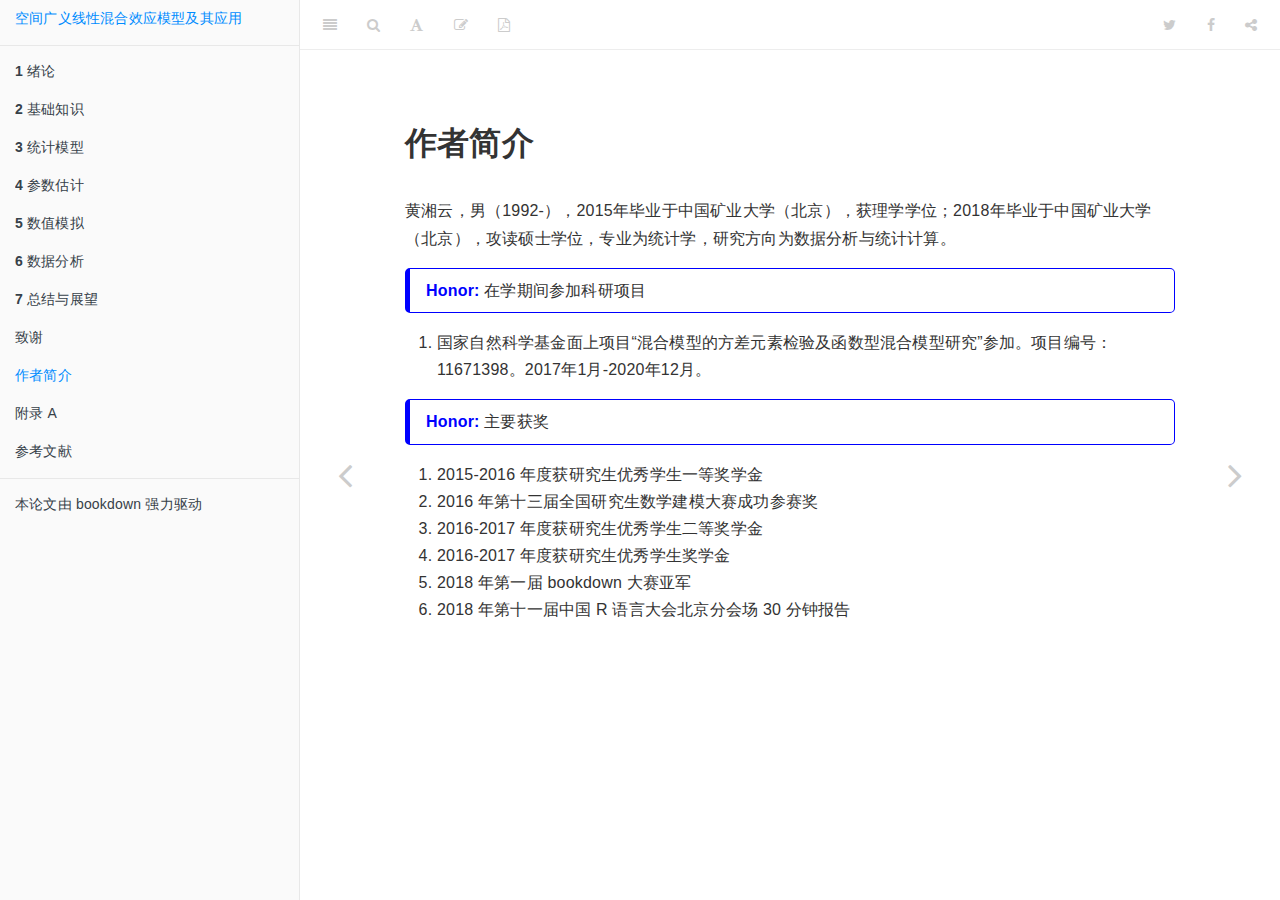
<file: author.html>
<!DOCTYPE html>
<html >

<head>

  <meta charset="UTF-8">
  <meta http-equiv="X-UA-Compatible" content="IE=edge">
  <title>作者简介 | Master Thesis Template</title>
  <meta name="description" content="Spatial generalized linear mixed models, Stationary Spatial Gaussian Process, Stan platform, Markov chain Monte Carlo.">
  <meta name="generator" content="bookdown  and GitBook 2.6.7">

  <meta property="og:title" content="作者简介 | Master Thesis Template" />
  <meta property="og:type" content="book" />
  
  <meta property="og:image" content="images/logo.png" />
  <meta property="og:description" content="Spatial generalized linear mixed models, Stationary Spatial Gaussian Process, Stan platform, Markov chain Monte Carlo." />
  <meta name="github-repo" content="XiangyunHuang/Thesis-Template-Bookdown" />

  <meta name="twitter:card" content="summary" />
  <meta name="twitter:title" content="作者简介 | Master Thesis Template" />
  
  <meta name="twitter:description" content="Spatial generalized linear mixed models, Stationary Spatial Gaussian Process, Stan platform, Markov chain Monte Carlo." />
  <meta name="twitter:image" content="images/logo.png" />

<meta name="author" content="Xiang-Yun Huang">


<meta name="date" content="2019-01-18">

  <meta name="viewport" content="width=device-width, initial-scale=1">
  <meta name="apple-mobile-web-app-capable" content="yes">
  <meta name="apple-mobile-web-app-status-bar-style" content="black">
  
  <link rel="shortcut icon" href="images/favicon.ico" type="image/x-icon">
<link rel="prev" href="ack.html">
<link rel="next" href="appendix.html">
<script src="libs/jquery-2.2.3/jquery.min.js"></script>
<link href="libs/gitbook-2.6.7/css/style.css" rel="stylesheet" />
<link href="libs/gitbook-2.6.7/css/plugin-table.css" rel="stylesheet" />
<link href="libs/gitbook-2.6.7/css/plugin-bookdown.css" rel="stylesheet" />
<link href="libs/gitbook-2.6.7/css/plugin-highlight.css" rel="stylesheet" />
<link href="libs/gitbook-2.6.7/css/plugin-search.css" rel="stylesheet" />
<link href="libs/gitbook-2.6.7/css/plugin-fontsettings.css" rel="stylesheet" />









<style type="text/css">
a.sourceLine { display: inline-block; line-height: 1.25; }
a.sourceLine { pointer-events: none; color: inherit; text-decoration: inherit; }
a.sourceLine:empty { height: 1.2em; }
.sourceCode { overflow: visible; }
code.sourceCode { white-space: pre; position: relative; }
div.sourceCode { margin: 1em 0; }
pre.sourceCode { margin: 0; }
@media screen {
div.sourceCode { overflow: auto; }
}
@media print {
code.sourceCode { white-space: pre-wrap; }
a.sourceLine { text-indent: -1em; padding-left: 1em; }
}
pre.numberSource a.sourceLine
  { position: relative; left: -4em; }
pre.numberSource a.sourceLine::before
  { content: attr(title);
    position: relative; left: -1em; text-align: right; vertical-align: baseline;
    border: none; pointer-events: all; display: inline-block;
    -webkit-touch-callout: none; -webkit-user-select: none;
    -khtml-user-select: none; -moz-user-select: none;
    -ms-user-select: none; user-select: none;
    padding: 0 4px; width: 4em;
    color: #aaaaaa;
  }
pre.numberSource { margin-left: 3em; border-left: 1px solid #aaaaaa;  padding-left: 4px; }
div.sourceCode
  {  }
@media screen {
a.sourceLine::before { text-decoration: underline; }
}
code span.al { color: #ff0000; font-weight: bold; } /* Alert */
code span.an { color: #60a0b0; font-weight: bold; font-style: italic; } /* Annotation */
code span.at { color: #7d9029; } /* Attribute */
code span.bn { color: #40a070; } /* BaseN */
code span.bu { } /* BuiltIn */
code span.cf { color: #007020; font-weight: bold; } /* ControlFlow */
code span.ch { color: #4070a0; } /* Char */
code span.cn { color: #880000; } /* Constant */
code span.co { color: #60a0b0; font-style: italic; } /* Comment */
code span.cv { color: #60a0b0; font-weight: bold; font-style: italic; } /* CommentVar */
code span.do { color: #ba2121; font-style: italic; } /* Documentation */
code span.dt { color: #902000; } /* DataType */
code span.dv { color: #40a070; } /* DecVal */
code span.er { color: #ff0000; font-weight: bold; } /* Error */
code span.ex { } /* Extension */
code span.fl { color: #40a070; } /* Float */
code span.fu { color: #06287e; } /* Function */
code span.im { } /* Import */
code span.in { color: #60a0b0; font-weight: bold; font-style: italic; } /* Information */
code span.kw { color: #007020; font-weight: bold; } /* Keyword */
code span.op { color: #666666; } /* Operator */
code span.ot { color: #007020; } /* Other */
code span.pp { color: #bc7a00; } /* Preprocessor */
code span.sc { color: #4070a0; } /* SpecialChar */
code span.ss { color: #bb6688; } /* SpecialString */
code span.st { color: #4070a0; } /* String */
code span.va { color: #19177c; } /* Variable */
code span.vs { color: #4070a0; } /* VerbatimString */
code span.wa { color: #60a0b0; font-weight: bold; font-style: italic; } /* Warning */
</style>

<link rel="stylesheet" href="style.css" type="text/css" />
</head>

<body>



  <div class="book without-animation with-summary font-size-2 font-family-1" data-basepath=".">

    <div class="book-summary">
      <nav role="navigation">

<ul class="summary">
<li><a href="./">空间广义线性混合效应模型及其应用</a></li>

<li class="divider"></li>
<li class="chapter" data-level="1" data-path="index.html"><a href="index.html"><i class="fa fa-check"></i><b>1</b> 绪论</a><ul>
<li class="chapter" data-level="1.1" data-path="index.html"><a href="index.html#reviews"><i class="fa fa-check"></i><b>1.1</b> 文献综述</a></li>
<li class="chapter" data-level="1.2" data-path="index.html"><a href="index.html#stracture"><i class="fa fa-check"></i><b>1.2</b> 论文结构</a></li>
</ul></li>
<li class="chapter" data-level="2" data-path="prepare.html"><a href="prepare.html"><i class="fa fa-check"></i><b>2</b> 基础知识</a><ul>
<li class="chapter" data-level="2.1" data-path="prepare.html"><a href="prepare.html#sec:exp"><i class="fa fa-check"></i><b>2.1</b> 指数族</a></li>
<li class="chapter" data-level="2.2" data-path="prepare.html"><a href="prepare.html#sec:lse"><i class="fa fa-check"></i><b>2.2</b> 最小二乘估计</a></li>
<li class="chapter" data-level="2.3" data-path="prepare.html"><a href="prepare.html#sec:def-mle"><i class="fa fa-check"></i><b>2.3</b> 极大似然估计</a></li>
<li class="chapter" data-level="2.4" data-path="prepare.html"><a href="prepare.html#sec:stationary-gaussian-process"><i class="fa fa-check"></i><b>2.4</b> 平稳高斯过程</a></li>
<li class="chapter" data-level="2.5" data-path="prepare.html"><a href="prepare.html#sec:bayes-prior"><i class="fa fa-check"></i><b>2.5</b> 先验和后验分布</a></li>
<li class="chapter" data-level="2.6" data-path="prepare.html"><a href="prepare.html#sec:bayes-estimates"><i class="fa fa-check"></i><b>2.6</b> 常用贝叶斯估计</a></li>
<li class="chapter" data-level="2.7" data-path="prepare.html"><a href="prepare.html#sec:foundations"><i class="fa fa-check"></i><b>2.7</b> 本章小结</a></li>
</ul></li>
<li class="chapter" data-level="3" data-path="models.html"><a href="models.html"><i class="fa fa-check"></i><b>3</b> 统计模型</a><ul>
<li class="chapter" data-level="3.1" data-path="models.html"><a href="models.html#sec:Linear-Models"><i class="fa fa-check"></i><b>3.1</b> 简单线性模型</a></li>
<li class="chapter" data-level="3.2" data-path="models.html"><a href="models.html#sec:Generalized-Linear-Models"><i class="fa fa-check"></i><b>3.2</b> 广义线性模型</a></li>
<li class="chapter" data-level="3.3" data-path="models.html"><a href="models.html#sec:Generalized-Linear-Mixed-Effects-Models"><i class="fa fa-check"></i><b>3.3</b> 广义线性混合效应模型</a></li>
<li class="chapter" data-level="3.4" data-path="models.html"><a href="models.html#sec:Spatial-Generalized-linear-mixed-effects-models"><i class="fa fa-check"></i><b>3.4</b> 空间广义线性混合效应模型</a><ul>
<li class="chapter" data-level="3.4.1" data-path="models.html"><a href="models.html#subsec:structure-sglmm"><i class="fa fa-check"></i><b>3.4.1</b> 模型结构</a></li>
<li class="chapter" data-level="3.4.2" data-path="models.html"><a href="models.html#subsec:covariance-function"><i class="fa fa-check"></i><b>3.4.2</b> 自协方差函数</a></li>
<li class="chapter" data-level="3.4.3" data-path="models.html"><a href="models.html#subsec:identify"><i class="fa fa-check"></i><b>3.4.3</b> 模型识别</a></li>
<li class="chapter" data-level="3.4.4" data-path="models.html"><a href="models.html#subsec:prior-sglmm"><i class="fa fa-check"></i><b>3.4.4</b> 先验分布</a></li>
</ul></li>
<li class="chapter" data-level="3.5" data-path="models.html"><a href="models.html#sec:models"><i class="fa fa-check"></i><b>3.5</b> 本章小结</a></li>
</ul></li>
<li class="chapter" data-level="4" data-path="algorithms.html"><a href="algorithms.html"><i class="fa fa-check"></i><b>4</b> 参数估计</a><ul>
<li class="chapter" data-level="4.1" data-path="algorithms.html"><a href="algorithms.html#sec:mle"><i class="fa fa-check"></i><b>4.1</b> 极大似然估计</a></li>
<li class="chapter" data-level="4.2" data-path="algorithms.html"><a href="algorithms.html#sec:profile-likelihood"><i class="fa fa-check"></i><b>4.2</b> 剖面似然估计</a></li>
<li class="chapter" data-level="4.3" data-path="algorithms.html"><a href="algorithms.html#sec:Laplace-approximation"><i class="fa fa-check"></i><b>4.3</b> 拉普拉斯近似</a></li>
<li class="chapter" data-level="4.4" data-path="algorithms.html"><a href="algorithms.html#sec:algrithms"><i class="fa fa-check"></i><b>4.4</b> 参数估计的算法</a><ul>
<li class="chapter" data-level="4.4.1" data-path="algorithms.html"><a href="algorithms.html#subsec:LA"><i class="fa fa-check"></i><b>4.4.1</b> 拉普拉斯近似极大似然算法</a></li>
<li class="chapter" data-level="4.4.2" data-path="algorithms.html"><a href="algorithms.html#subsec:MCML"><i class="fa fa-check"></i><b>4.4.2</b> 蒙特卡罗极大似然算法</a></li>
<li class="chapter" data-level="4.4.3" data-path="algorithms.html"><a href="algorithms.html#sec:MCMC"><i class="fa fa-check"></i><b>4.4.3</b> 贝叶斯 Langevin-Hastings 算法</a></li>
<li class="chapter" data-level="4.4.4" data-path="algorithms.html"><a href="algorithms.html#LowRank"><i class="fa fa-check"></i><b>4.4.4</b> 低秩近似算法</a></li>
</ul></li>
<li class="chapter" data-level="4.5" data-path="algorithms.html"><a href="algorithms.html#sec:stan-hmc"><i class="fa fa-check"></i><b>4.5</b> 贝叶斯 Stan-HMC 算法</a><ul>
<li class="chapter" data-level="4.5.1" data-path="algorithms.html"><a href="algorithms.html#subsec:Curse-of-Dimensionality"><i class="fa fa-check"></i><b>4.5.1</b> 蒙特卡罗积分</a></li>
<li class="chapter" data-level="4.5.2" data-path="algorithms.html"><a href="algorithms.html#subsec:motivations"><i class="fa fa-check"></i><b>4.5.2</b> 背景和意义</a></li>
<li class="chapter" data-level="4.5.3" data-path="algorithms.html"><a href="algorithms.html#subsec:stan-samplers"><i class="fa fa-check"></i><b>4.5.3</b> Stan 简介</a></li>
<li class="chapter" data-level="4.5.4" data-path="algorithms.html"><a href="algorithms.html#subsec:stan-hmc"><i class="fa fa-check"></i><b>4.5.4</b> 实现过程</a></li>
</ul></li>
<li class="chapter" data-level="4.6" data-path="algorithms.html"><a href="algorithms.html#subsec:sglmm-with-r"><i class="fa fa-check"></i><b>4.6</b> 实现参数估计的 R 包</a></li>
<li class="chapter" data-level="4.7" data-path="algorithms.html"><a href="algorithms.html#sec:estimations"><i class="fa fa-check"></i><b>4.7</b> 本章小结</a></li>
</ul></li>
<li class="chapter" data-level="5" data-path="simulations.html"><a href="simulations.html"><i class="fa fa-check"></i><b>5</b> 数值模拟</a><ul>
<li class="chapter" data-level="5.1" data-path="simulations.html"><a href="simulations.html#spatial-gaussian-processes"><i class="fa fa-check"></i><b>5.1</b> 平稳空间高斯过程</a><ul>
<li class="chapter" data-level="5.1.1" data-path="simulations.html"><a href="simulations.html#sim-one-gp"><i class="fa fa-check"></i><b>5.1.1</b> 一维平稳空间高斯过程</a></li>
<li class="chapter" data-level="5.1.2" data-path="simulations.html"><a href="simulations.html#sim-two-gp"><i class="fa fa-check"></i><b>5.1.2</b> 二维平稳空间高斯过程</a></li>
</ul></li>
<li class="chapter" data-level="5.2" data-path="simulations.html"><a href="simulations.html#sim-sglmm"><i class="fa fa-check"></i><b>5.2</b> 空间广义线性混合效应模型</a><ul>
<li class="chapter" data-level="5.2.1" data-path="simulations.html"><a href="simulations.html#sim-binomal-sglmm"><i class="fa fa-check"></i><b>5.2.1</b> 响应变量服从二项分布</a></li>
<li class="chapter" data-level="5.2.2" data-path="simulations.html"><a href="simulations.html#possion-sglmm"><i class="fa fa-check"></i><b>5.2.2</b> 响应变量服从泊松分布</a></li>
</ul></li>
<li class="chapter" data-level="5.3" data-path="simulations.html"><a href="simulations.html#sec:simulations"><i class="fa fa-check"></i><b>5.3</b> 本章小结</a></li>
</ul></li>
<li class="chapter" data-level="6" data-path="applications.html"><a href="applications.html"><i class="fa fa-check"></i><b>6</b> 数据分析</a><ul>
<li class="chapter" data-level="6.1" data-path="applications.html"><a href="applications.html#sec:spatial-random-effects"><i class="fa fa-check"></i><b>6.1</b> 小麦产量的空间分布</a></li>
<li class="chapter" data-level="6.2" data-path="applications.html"><a href="applications.html#case-rongelap"><i class="fa fa-check"></i><b>6.2</b> 核污染浓度的空间分布</a></li>
<li class="chapter" data-level="6.3" data-path="applications.html"><a href="applications.html#sec:cases"><i class="fa fa-check"></i><b>6.3</b> 本章小结</a></li>
</ul></li>
<li class="chapter" data-level="7" data-path="summary.html"><a href="summary.html"><i class="fa fa-check"></i><b>7</b> 总结与展望</a></li>
<li class="chapter" data-level="" data-path="ack.html"><a href="ack.html"><i class="fa fa-check"></i>致谢</a></li>
<li class="chapter" data-level="" data-path="author.html"><a href="author.html"><i class="fa fa-check"></i>作者简介</a></li>
<li class="chapter" data-level="" data-path="appendix.html"><a href="appendix.html"><i class="fa fa-check"></i>附录 A</a><ul>
<li class="chapter" data-level="" data-path="appendix.html"><a href="appendix.html#tables-simulations"><i class="fa fa-check"></i>表格</a></li>
<li class="chapter" data-level="" data-path="appendix.html"><a href="appendix.html#simulate-code"><i class="fa fa-check"></i>代码</a></li>
</ul></li>
<li class="chapter" data-level="" data-path="references.html"><a href="references.html"><i class="fa fa-check"></i>参考文献</a></li>
<li class="divider"></li>
<li><a href="https://github.com/rstudio/bookdown" target="blank">本论文由 bookdown 强力驱动</a></li>

</ul>

      </nav>
    </div>

    <div class="book-body">
      <div class="body-inner">
        <div class="book-header" role="navigation">
          <h1>
            <i class="fa fa-circle-o-notch fa-spin"></i><a href="./">Master Thesis Template</a>
          </h1>
        </div>

        <div class="page-wrapper" tabindex="-1" role="main">
          <div class="page-inner">

            <section class="normal" id="section-">
<div id="author" class="section level1 unnumbered">
<h1>作者简介</h1>

<p>黄湘云，男（1992-），2015年毕业于中国矿业大学（北京），获理学学位；2018年毕业于中国矿业大学（北京），攻读硕士学位，专业为统计学，研究方向为数据分析与统计计算。</p>
<!-- [在学期间发表的学术论文]{.honor} -->
<!-- 1. XXX，唐跃刚，杨建业等. 泾源岩生泾性的飞行时间二次离子质谱研究. 中国矿业大学学报，2000,29(6)(EI收录) -->
<p><span class="honor">在学期间参加科研项目</span></p>
<ol style="list-style-type: decimal">
<li>国家自然科学基金面上项目“混合模型的方差元素检验及函数型混合模型研究”参加。项目编号：11671398。2017年1月-2020年12月。</li>
</ol>
<p><span class="honor">主要获奖</span></p>
<ol style="list-style-type: decimal">
<li>2015-2016 年度获研究生优秀学生一等奖学金</li>
<li>2016 年第十三届全国研究生数学建模大赛成功参赛奖</li>
<li>2016-2017 年度获研究生优秀学生二等奖学金</li>
<li>2016-2017 年度获研究生优秀学生奖学金</li>
<li>2018 年第一届 bookdown 大赛亚军</li>
<li>2018 年第十一届中国 R 语言大会北京分会场 30 分钟报告</li>
</ol>


</div>
            </section>

          </div>
        </div>
      </div>
<a href="ack.html" class="navigation navigation-prev " aria-label="Previous page"><i class="fa fa-angle-left"></i></a>
<a href="appendix.html" class="navigation navigation-next " aria-label="Next page"><i class="fa fa-angle-right"></i></a>
    </div>
  </div>
<script src="libs/gitbook-2.6.7/js/app.min.js"></script>
<script src="libs/gitbook-2.6.7/js/lunr.js"></script>
<script src="libs/gitbook-2.6.7/js/plugin-search.js"></script>
<script src="libs/gitbook-2.6.7/js/plugin-sharing.js"></script>
<script src="libs/gitbook-2.6.7/js/plugin-fontsettings.js"></script>
<script src="libs/gitbook-2.6.7/js/plugin-bookdown.js"></script>
<script src="libs/gitbook-2.6.7/js/jquery.highlight.js"></script>
<script>
gitbook.require(["gitbook"], function(gitbook) {
gitbook.start({
"sharing": {
"github": false,
"facebook": true,
"twitter": true,
"google": false,
"linkedin": false,
"weibo": false,
"instapaper": false,
"vk": false,
"all": ["facebook", "google", "twitter", "linkedin", "weibo", "instapaper"]
},
"fontsettings": {
"theme": "white",
"family": "sans",
"size": 2
},
"edit": {
"link": "https://github.com/XiangyunHuang/Thesis-Template-Bookdown/edit/master/08-author.Rmd",
"text": "缂栬緫"
},
"history": {
"link": null,
"text": null
},
"download": ["Thesis-Template-Bookdown.pdf"],
"toc": {
"collapse": "section"
}
});
});
</script>

<!-- dynamically load mathjax for compatibility with self-contained -->
<script>
  (function () {
    var script = document.createElement("script");
    script.type = "text/javascript";
    var src = "true";
    if (src === "" || src === "true") src = "https://mathjax.rstudio.com/latest/MathJax.js?config=TeX-MML-AM_CHTML";
    if (location.protocol !== "file:" && /^https?:/.test(src))
      src = src.replace(/^https?:/, '');
    script.src = src;
    document.getElementsByTagName("head")[0].appendChild(script);
  })();
</script>
</body>

</html>
</file>
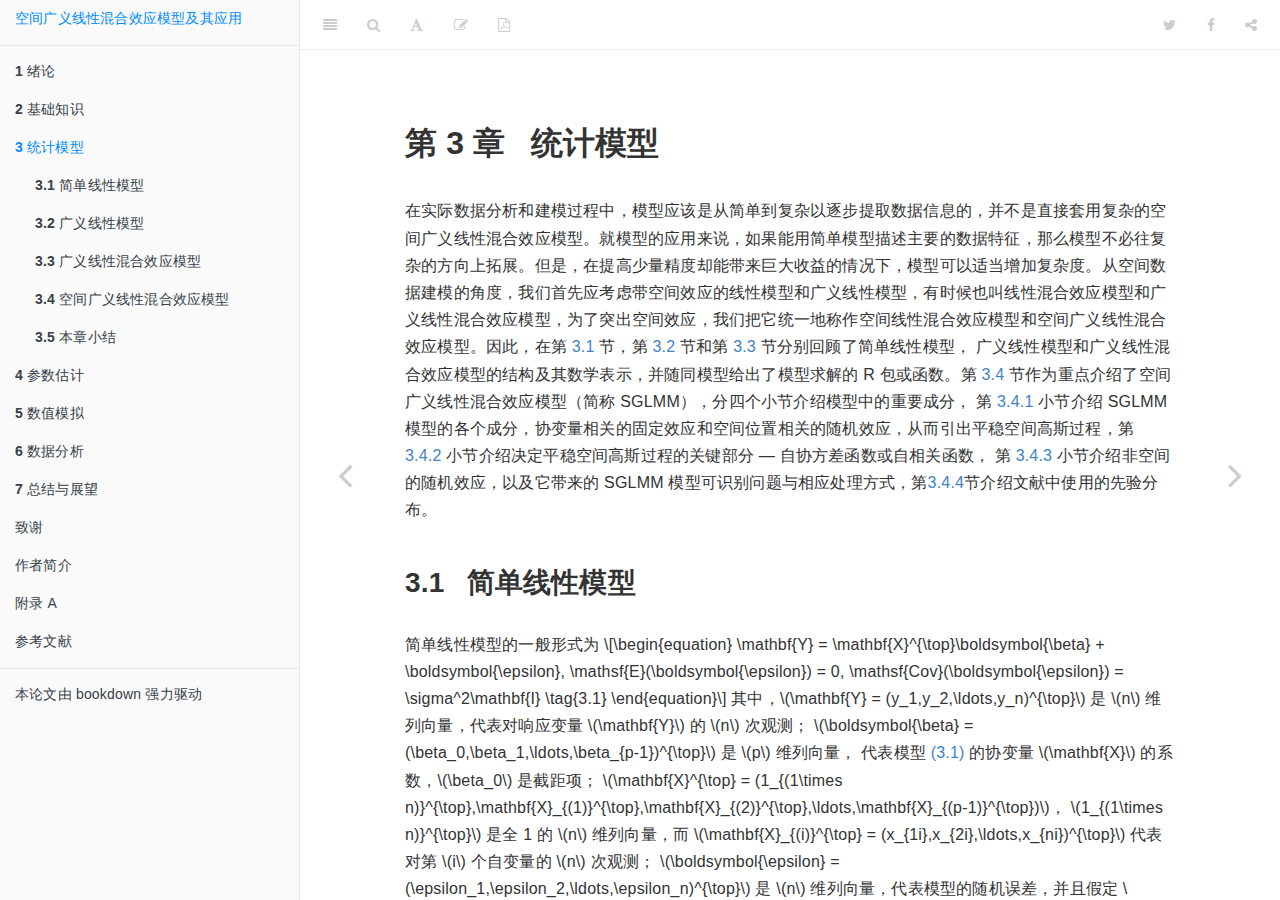
<file: models.html>
<!DOCTYPE html>
<html >

<head>

  <meta charset="UTF-8">
  <meta http-equiv="X-UA-Compatible" content="IE=edge">
  <title>第 3 章 统计模型 | Master Thesis Template</title>
  <meta name="description" content="Spatial generalized linear mixed models, Stationary Spatial Gaussian Process, Stan platform, Markov chain Monte Carlo.">
  <meta name="generator" content="bookdown  and GitBook 2.6.7">

  <meta property="og:title" content="第 3 章 统计模型 | Master Thesis Template" />
  <meta property="og:type" content="book" />
  
  <meta property="og:image" content="images/logo.png" />
  <meta property="og:description" content="Spatial generalized linear mixed models, Stationary Spatial Gaussian Process, Stan platform, Markov chain Monte Carlo." />
  <meta name="github-repo" content="XiangyunHuang/Thesis-Template-Bookdown" />

  <meta name="twitter:card" content="summary" />
  <meta name="twitter:title" content="第 3 章 统计模型 | Master Thesis Template" />
  
  <meta name="twitter:description" content="Spatial generalized linear mixed models, Stationary Spatial Gaussian Process, Stan platform, Markov chain Monte Carlo." />
  <meta name="twitter:image" content="images/logo.png" />

<meta name="author" content="Xiang-Yun Huang">


<meta name="date" content="2019-01-18">

  <meta name="viewport" content="width=device-width, initial-scale=1">
  <meta name="apple-mobile-web-app-capable" content="yes">
  <meta name="apple-mobile-web-app-status-bar-style" content="black">
  
  <link rel="shortcut icon" href="images/favicon.ico" type="image/x-icon">
<link rel="prev" href="prepare.html">
<link rel="next" href="algorithms.html">
<script src="libs/jquery-2.2.3/jquery.min.js"></script>
<link href="libs/gitbook-2.6.7/css/style.css" rel="stylesheet" />
<link href="libs/gitbook-2.6.7/css/plugin-table.css" rel="stylesheet" />
<link href="libs/gitbook-2.6.7/css/plugin-bookdown.css" rel="stylesheet" />
<link href="libs/gitbook-2.6.7/css/plugin-highlight.css" rel="stylesheet" />
<link href="libs/gitbook-2.6.7/css/plugin-search.css" rel="stylesheet" />
<link href="libs/gitbook-2.6.7/css/plugin-fontsettings.css" rel="stylesheet" />









<style type="text/css">
a.sourceLine { display: inline-block; line-height: 1.25; }
a.sourceLine { pointer-events: none; color: inherit; text-decoration: inherit; }
a.sourceLine:empty { height: 1.2em; }
.sourceCode { overflow: visible; }
code.sourceCode { white-space: pre; position: relative; }
div.sourceCode { margin: 1em 0; }
pre.sourceCode { margin: 0; }
@media screen {
div.sourceCode { overflow: auto; }
}
@media print {
code.sourceCode { white-space: pre-wrap; }
a.sourceLine { text-indent: -1em; padding-left: 1em; }
}
pre.numberSource a.sourceLine
  { position: relative; left: -4em; }
pre.numberSource a.sourceLine::before
  { content: attr(title);
    position: relative; left: -1em; text-align: right; vertical-align: baseline;
    border: none; pointer-events: all; display: inline-block;
    -webkit-touch-callout: none; -webkit-user-select: none;
    -khtml-user-select: none; -moz-user-select: none;
    -ms-user-select: none; user-select: none;
    padding: 0 4px; width: 4em;
    color: #aaaaaa;
  }
pre.numberSource { margin-left: 3em; border-left: 1px solid #aaaaaa;  padding-left: 4px; }
div.sourceCode
  {  }
@media screen {
a.sourceLine::before { text-decoration: underline; }
}
code span.al { color: #ff0000; font-weight: bold; } /* Alert */
code span.an { color: #60a0b0; font-weight: bold; font-style: italic; } /* Annotation */
code span.at { color: #7d9029; } /* Attribute */
code span.bn { color: #40a070; } /* BaseN */
code span.bu { } /* BuiltIn */
code span.cf { color: #007020; font-weight: bold; } /* ControlFlow */
code span.ch { color: #4070a0; } /* Char */
code span.cn { color: #880000; } /* Constant */
code span.co { color: #60a0b0; font-style: italic; } /* Comment */
code span.cv { color: #60a0b0; font-weight: bold; font-style: italic; } /* CommentVar */
code span.do { color: #ba2121; font-style: italic; } /* Documentation */
code span.dt { color: #902000; } /* DataType */
code span.dv { color: #40a070; } /* DecVal */
code span.er { color: #ff0000; font-weight: bold; } /* Error */
code span.ex { } /* Extension */
code span.fl { color: #40a070; } /* Float */
code span.fu { color: #06287e; } /* Function */
code span.im { } /* Import */
code span.in { color: #60a0b0; font-weight: bold; font-style: italic; } /* Information */
code span.kw { color: #007020; font-weight: bold; } /* Keyword */
code span.op { color: #666666; } /* Operator */
code span.ot { color: #007020; } /* Other */
code span.pp { color: #bc7a00; } /* Preprocessor */
code span.sc { color: #4070a0; } /* SpecialChar */
code span.ss { color: #bb6688; } /* SpecialString */
code span.st { color: #4070a0; } /* String */
code span.va { color: #19177c; } /* Variable */
code span.vs { color: #4070a0; } /* VerbatimString */
code span.wa { color: #60a0b0; font-weight: bold; font-style: italic; } /* Warning */
</style>

<link rel="stylesheet" href="style.css" type="text/css" />
</head>

<body>



  <div class="book without-animation with-summary font-size-2 font-family-1" data-basepath=".">

    <div class="book-summary">
      <nav role="navigation">

<ul class="summary">
<li><a href="./">空间广义线性混合效应模型及其应用</a></li>

<li class="divider"></li>
<li class="chapter" data-level="1" data-path="index.html"><a href="index.html"><i class="fa fa-check"></i><b>1</b> 绪论</a><ul>
<li class="chapter" data-level="1.1" data-path="index.html"><a href="index.html#reviews"><i class="fa fa-check"></i><b>1.1</b> 文献综述</a></li>
<li class="chapter" data-level="1.2" data-path="index.html"><a href="index.html#stracture"><i class="fa fa-check"></i><b>1.2</b> 论文结构</a></li>
</ul></li>
<li class="chapter" data-level="2" data-path="prepare.html"><a href="prepare.html"><i class="fa fa-check"></i><b>2</b> 基础知识</a><ul>
<li class="chapter" data-level="2.1" data-path="prepare.html"><a href="prepare.html#sec:exp"><i class="fa fa-check"></i><b>2.1</b> 指数族</a></li>
<li class="chapter" data-level="2.2" data-path="prepare.html"><a href="prepare.html#sec:lse"><i class="fa fa-check"></i><b>2.2</b> 最小二乘估计</a></li>
<li class="chapter" data-level="2.3" data-path="prepare.html"><a href="prepare.html#sec:def-mle"><i class="fa fa-check"></i><b>2.3</b> 极大似然估计</a></li>
<li class="chapter" data-level="2.4" data-path="prepare.html"><a href="prepare.html#sec:stationary-gaussian-process"><i class="fa fa-check"></i><b>2.4</b> 平稳高斯过程</a></li>
<li class="chapter" data-level="2.5" data-path="prepare.html"><a href="prepare.html#sec:bayes-prior"><i class="fa fa-check"></i><b>2.5</b> 先验和后验分布</a></li>
<li class="chapter" data-level="2.6" data-path="prepare.html"><a href="prepare.html#sec:bayes-estimates"><i class="fa fa-check"></i><b>2.6</b> 常用贝叶斯估计</a></li>
<li class="chapter" data-level="2.7" data-path="prepare.html"><a href="prepare.html#sec:foundations"><i class="fa fa-check"></i><b>2.7</b> 本章小结</a></li>
</ul></li>
<li class="chapter" data-level="3" data-path="models.html"><a href="models.html"><i class="fa fa-check"></i><b>3</b> 统计模型</a><ul>
<li class="chapter" data-level="3.1" data-path="models.html"><a href="models.html#sec:Linear-Models"><i class="fa fa-check"></i><b>3.1</b> 简单线性模型</a></li>
<li class="chapter" data-level="3.2" data-path="models.html"><a href="models.html#sec:Generalized-Linear-Models"><i class="fa fa-check"></i><b>3.2</b> 广义线性模型</a></li>
<li class="chapter" data-level="3.3" data-path="models.html"><a href="models.html#sec:Generalized-Linear-Mixed-Effects-Models"><i class="fa fa-check"></i><b>3.3</b> 广义线性混合效应模型</a></li>
<li class="chapter" data-level="3.4" data-path="models.html"><a href="models.html#sec:Spatial-Generalized-linear-mixed-effects-models"><i class="fa fa-check"></i><b>3.4</b> 空间广义线性混合效应模型</a><ul>
<li class="chapter" data-level="3.4.1" data-path="models.html"><a href="models.html#subsec:structure-sglmm"><i class="fa fa-check"></i><b>3.4.1</b> 模型结构</a></li>
<li class="chapter" data-level="3.4.2" data-path="models.html"><a href="models.html#subsec:covariance-function"><i class="fa fa-check"></i><b>3.4.2</b> 自协方差函数</a></li>
<li class="chapter" data-level="3.4.3" data-path="models.html"><a href="models.html#subsec:identify"><i class="fa fa-check"></i><b>3.4.3</b> 模型识别</a></li>
<li class="chapter" data-level="3.4.4" data-path="models.html"><a href="models.html#subsec:prior-sglmm"><i class="fa fa-check"></i><b>3.4.4</b> 先验分布</a></li>
</ul></li>
<li class="chapter" data-level="3.5" data-path="models.html"><a href="models.html#sec:models"><i class="fa fa-check"></i><b>3.5</b> 本章小结</a></li>
</ul></li>
<li class="chapter" data-level="4" data-path="algorithms.html"><a href="algorithms.html"><i class="fa fa-check"></i><b>4</b> 参数估计</a><ul>
<li class="chapter" data-level="4.1" data-path="algorithms.html"><a href="algorithms.html#sec:mle"><i class="fa fa-check"></i><b>4.1</b> 极大似然估计</a></li>
<li class="chapter" data-level="4.2" data-path="algorithms.html"><a href="algorithms.html#sec:profile-likelihood"><i class="fa fa-check"></i><b>4.2</b> 剖面似然估计</a></li>
<li class="chapter" data-level="4.3" data-path="algorithms.html"><a href="algorithms.html#sec:Laplace-approximation"><i class="fa fa-check"></i><b>4.3</b> 拉普拉斯近似</a></li>
<li class="chapter" data-level="4.4" data-path="algorithms.html"><a href="algorithms.html#sec:algrithms"><i class="fa fa-check"></i><b>4.4</b> 参数估计的算法</a><ul>
<li class="chapter" data-level="4.4.1" data-path="algorithms.html"><a href="algorithms.html#subsec:LA"><i class="fa fa-check"></i><b>4.4.1</b> 拉普拉斯近似极大似然算法</a></li>
<li class="chapter" data-level="4.4.2" data-path="algorithms.html"><a href="algorithms.html#subsec:MCML"><i class="fa fa-check"></i><b>4.4.2</b> 蒙特卡罗极大似然算法</a></li>
<li class="chapter" data-level="4.4.3" data-path="algorithms.html"><a href="algorithms.html#sec:MCMC"><i class="fa fa-check"></i><b>4.4.3</b> 贝叶斯 Langevin-Hastings 算法</a></li>
<li class="chapter" data-level="4.4.4" data-path="algorithms.html"><a href="algorithms.html#LowRank"><i class="fa fa-check"></i><b>4.4.4</b> 低秩近似算法</a></li>
</ul></li>
<li class="chapter" data-level="4.5" data-path="algorithms.html"><a href="algorithms.html#sec:stan-hmc"><i class="fa fa-check"></i><b>4.5</b> 贝叶斯 Stan-HMC 算法</a><ul>
<li class="chapter" data-level="4.5.1" data-path="algorithms.html"><a href="algorithms.html#subsec:Curse-of-Dimensionality"><i class="fa fa-check"></i><b>4.5.1</b> 蒙特卡罗积分</a></li>
<li class="chapter" data-level="4.5.2" data-path="algorithms.html"><a href="algorithms.html#subsec:motivations"><i class="fa fa-check"></i><b>4.5.2</b> 背景和意义</a></li>
<li class="chapter" data-level="4.5.3" data-path="algorithms.html"><a href="algorithms.html#subsec:stan-samplers"><i class="fa fa-check"></i><b>4.5.3</b> Stan 简介</a></li>
<li class="chapter" data-level="4.5.4" data-path="algorithms.html"><a href="algorithms.html#subsec:stan-hmc"><i class="fa fa-check"></i><b>4.5.4</b> 实现过程</a></li>
</ul></li>
<li class="chapter" data-level="4.6" data-path="algorithms.html"><a href="algorithms.html#subsec:sglmm-with-r"><i class="fa fa-check"></i><b>4.6</b> 实现参数估计的 R 包</a></li>
<li class="chapter" data-level="4.7" data-path="algorithms.html"><a href="algorithms.html#sec:estimations"><i class="fa fa-check"></i><b>4.7</b> 本章小结</a></li>
</ul></li>
<li class="chapter" data-level="5" data-path="simulations.html"><a href="simulations.html"><i class="fa fa-check"></i><b>5</b> 数值模拟</a><ul>
<li class="chapter" data-level="5.1" data-path="simulations.html"><a href="simulations.html#spatial-gaussian-processes"><i class="fa fa-check"></i><b>5.1</b> 平稳空间高斯过程</a><ul>
<li class="chapter" data-level="5.1.1" data-path="simulations.html"><a href="simulations.html#sim-one-gp"><i class="fa fa-check"></i><b>5.1.1</b> 一维平稳空间高斯过程</a></li>
<li class="chapter" data-level="5.1.2" data-path="simulations.html"><a href="simulations.html#sim-two-gp"><i class="fa fa-check"></i><b>5.1.2</b> 二维平稳空间高斯过程</a></li>
</ul></li>
<li class="chapter" data-level="5.2" data-path="simulations.html"><a href="simulations.html#sim-sglmm"><i class="fa fa-check"></i><b>5.2</b> 空间广义线性混合效应模型</a><ul>
<li class="chapter" data-level="5.2.1" data-path="simulations.html"><a href="simulations.html#sim-binomal-sglmm"><i class="fa fa-check"></i><b>5.2.1</b> 响应变量服从二项分布</a></li>
<li class="chapter" data-level="5.2.2" data-path="simulations.html"><a href="simulations.html#possion-sglmm"><i class="fa fa-check"></i><b>5.2.2</b> 响应变量服从泊松分布</a></li>
</ul></li>
<li class="chapter" data-level="5.3" data-path="simulations.html"><a href="simulations.html#sec:simulations"><i class="fa fa-check"></i><b>5.3</b> 本章小结</a></li>
</ul></li>
<li class="chapter" data-level="6" data-path="applications.html"><a href="applications.html"><i class="fa fa-check"></i><b>6</b> 数据分析</a><ul>
<li class="chapter" data-level="6.1" data-path="applications.html"><a href="applications.html#sec:spatial-random-effects"><i class="fa fa-check"></i><b>6.1</b> 小麦产量的空间分布</a></li>
<li class="chapter" data-level="6.2" data-path="applications.html"><a href="applications.html#case-rongelap"><i class="fa fa-check"></i><b>6.2</b> 核污染浓度的空间分布</a></li>
<li class="chapter" data-level="6.3" data-path="applications.html"><a href="applications.html#sec:cases"><i class="fa fa-check"></i><b>6.3</b> 本章小结</a></li>
</ul></li>
<li class="chapter" data-level="7" data-path="summary.html"><a href="summary.html"><i class="fa fa-check"></i><b>7</b> 总结与展望</a></li>
<li class="chapter" data-level="" data-path="ack.html"><a href="ack.html"><i class="fa fa-check"></i>致谢</a></li>
<li class="chapter" data-level="" data-path="author.html"><a href="author.html"><i class="fa fa-check"></i>作者简介</a></li>
<li class="chapter" data-level="" data-path="appendix.html"><a href="appendix.html"><i class="fa fa-check"></i>附录 A</a><ul>
<li class="chapter" data-level="" data-path="appendix.html"><a href="appendix.html#tables-simulations"><i class="fa fa-check"></i>表格</a></li>
<li class="chapter" data-level="" data-path="appendix.html"><a href="appendix.html#simulate-code"><i class="fa fa-check"></i>代码</a></li>
</ul></li>
<li class="chapter" data-level="" data-path="references.html"><a href="references.html"><i class="fa fa-check"></i>参考文献</a></li>
<li class="divider"></li>
<li><a href="https://github.com/rstudio/bookdown" target="blank">本论文由 bookdown 强力驱动</a></li>

</ul>

      </nav>
    </div>

    <div class="book-body">
      <div class="body-inner">
        <div class="book-header" role="navigation">
          <h1>
            <i class="fa fa-circle-o-notch fa-spin"></i><a href="./">Master Thesis Template</a>
          </h1>
        </div>

        <div class="page-wrapper" tabindex="-1" role="main">
          <div class="page-inner">

            <section class="normal" id="section-">
<div id="models" class="section level1">
<h1><span class="header-section-number">第 3 章</span> 统计模型</h1>
<p>在实际数据分析和建模过程中，模型应该是从简单到复杂以逐步提取数据信息的，并不是直接套用复杂的空间广义线性混合效应模型。就模型的应用来说，如果能用简单模型描述主要的数据特征，那么模型不必往复杂的方向上拓展。但是，在提高少量精度却能带来巨大收益的情况下，模型可以适当增加复杂度。从空间数据建模的角度，我们首先应考虑带空间效应的线性模型和广义线性模型，有时候也叫线性混合效应模型和广义线性混合效应模型，为了突出空间效应，我们把它统一地称作空间线性混合效应模型和空间广义线性混合效应模型。因此，在第 <a href="models.html#sec:Linear-Models">3.1</a> 节，第 <a href="models.html#sec:Generalized-Linear-Models">3.2</a> 节和第 <a href="models.html#sec:Generalized-Linear-Mixed-Effects-Models">3.3</a> 节分别回顾了简单线性模型， 广义线性模型和广义线性混合效应模型的结构及其数学表示，并随同模型给出了模型求解的 R 包或函数。第 <a href="models.html#sec:Spatial-Generalized-linear-mixed-effects-models">3.4</a> 节作为重点介绍了空间广义线性混合效应模型（简称 SGLMM），分四个小节介绍模型中的重要成分， 第 <a href="models.html#subsec:structure-sglmm">3.4.1</a> 小节介绍 SGLMM 模型的各个成分，协变量相关的固定效应和空间位置相关的随机效应，从而引出平稳空间高斯过程，第 <a href="models.html#subsec:covariance-function">3.4.2</a> 小节介绍决定平稳空间高斯过程的关键部分 — 自协方差函数或自相关函数， 第 <a href="models.html#subsec:identify">3.4.3</a> 小节介绍非空间的随机效应，以及它带来的 SGLMM 模型可识别问题与相应处理方式，第<a href="models.html#subsec:prior-sglmm">3.4.4</a>节介绍文献中使用的先验分布。</p>
<div id="sec:Linear-Models" class="section level2">
<h2><span class="header-section-number">3.1</span> 简单线性模型</h2>
<p>简单线性模型的一般形式为
<span class="math display" id="eq:LM">\[\begin{equation}
\mathbf{Y} = \mathbf{X}^{\top}\boldsymbol{\beta} + \boldsymbol{\epsilon}, \mathsf{E}(\boldsymbol{\epsilon}) = 0, \mathsf{Cov}(\boldsymbol{\epsilon}) = \sigma^2\mathbf{I}  \tag{3.1}
\end{equation}\]</span>
其中，<span class="math inline">\(\mathbf{Y} = (y_1,y_2,\ldots,y_n)^{\top}\)</span> 是 <span class="math inline">\(n\)</span> 维列向量，代表对响应变量 <span class="math inline">\(\mathbf{Y}\)</span> 的 <span class="math inline">\(n\)</span> 次观测； <span class="math inline">\(\boldsymbol{\beta} = (\beta_0,\beta_1,\ldots,\beta_{p-1})^{\top}\)</span> 是 <span class="math inline">\(p\)</span> 维列向量， 代表模型 <a href="models.html#eq:LM">(3.1)</a> 的协变量 <span class="math inline">\(\mathbf{X}\)</span> 的系数，<span class="math inline">\(\beta_0\)</span> 是截距项； <span class="math inline">\(\mathbf{X}^{\top} = (1_{(1\times n)}^{\top},\mathbf{X}_{(1)}^{\top},\mathbf{X}_{(2)}^{\top},\ldots,\mathbf{X}_{(p-1)}^{\top})\)</span>， <span class="math inline">\(1_{(1\times n)}^{\top}\)</span> 是全 1 的 <span class="math inline">\(n\)</span> 维列向量，而 <span class="math inline">\(\mathbf{X}_{(i)}^{\top} = (x_{1i},x_{2i},\ldots,x_{ni})^{\top}\)</span> 代表对第 <span class="math inline">\(i\)</span> 个自变量的 <span class="math inline">\(n\)</span> 次观测； <span class="math inline">\(\boldsymbol{\epsilon} = (\epsilon_1,\epsilon_2,\ldots,\epsilon_n)^{\top}\)</span> 是 <span class="math inline">\(n\)</span> 维列向量，代表模型的随机误差，并且假定 <span class="math inline">\(\mathsf{E}(\epsilon_i \epsilon_j) = 0, i \ne j\)</span>， 即模型误差项之间线性无关，且方差齐性，都是 <span class="math inline">\(\sigma^2(&gt;0)\)</span>。 估计模型 <a href="models.html#eq:LM">(3.1)</a> 的参数常用最小二乘和最大似然方法， 求解线性模型 <a href="models.html#eq:LM">(3.1)</a> 的参数可以用 R 函数 <code>lm</code>。</p>
</div>
<div id="sec:Generalized-Linear-Models" class="section level2">
<h2><span class="header-section-number">3.2</span> 广义线性模型</h2>
<p>广义线性模型的一般形式
<span class="math display" id="eq:GLM">\[\begin{equation}
g(\mu) = \mathbf{X}^{\top}\boldsymbol{\beta}  \tag{3.2}
\end{equation}\]</span>
其中，<span class="math inline">\(\mu \equiv \mathsf{E}(\mathbf{Y})\)</span>， <span class="math inline">\(g\)</span> 代表联系函数，特别地，当 <span class="math inline">\(\mathbf{Y} \sim \mathcal{N}(\mu,\sigma^2)\)</span> 时，联系函数 <span class="math inline">\(g(x) = x\)</span>，模型 <a href="models.html#eq:GLM">(3.2)</a> 变为一般线性模型 <a href="models.html#eq:LM">(3.1)</a>。当 <span class="math inline">\(\mathbf{Y} \sim \mathrm{Binomial}(n,p)\)</span> 时，响应变量 <span class="math inline">\(\mathbf{Y}\)</span> 的期望 <span class="math inline">\(\mu =\mathsf{E}(\mathbf{Y}) = np\)</span>， 联系函数 <span class="math inline">\(g(x)=\ln(\frac{x}{1-x})\)</span>，模型 <a href="models.html#eq:GLM">(3.2)</a> 变为<span class="math inline">\(\log(\frac{p}{1-p})=\mathbf{X}^{\top}\boldsymbol{\beta}\)</span>。 当 <span class="math inline">\(\mathbf{Y} \sim \mathrm{Poisson}(\lambda)\)</span> 时，响应变量 <span class="math inline">\(\mathbf{Y}\)</span> 的期望 <span class="math inline">\(\mu =\mathsf{E}(\mathbf{Y}) = \lambda\)</span>， 联系函数<span class="math inline">\(g(x) = \ln(x)\)</span>， 模型 <a href="models.html#eq:GLM">(3.2)</a> 变为 <span class="math inline">\(\log(\lambda) = \mathbf{X}^{\top}\boldsymbol{\beta}\)</span>。 指数族下其余分布对应的联系函数此处不一一列举， 完整列表可以参看 McCullagh 和 Nelder （1989 年 ）<span class="citation">(McCullagh and Nelder <a href="#ref-McCullagh1989">1989</a>)</span> 所著的《广义线性模型》 。 模型 <a href="models.html#eq:GLM">(3.2)</a> 最早由 Nelder 和 Wedderburn （1972 年）<span class="citation">(Nelder and Wedderburn <a href="#ref-Nelder1972">1972</a>)</span> 提出，它弥补了模型 <a href="models.html#eq:LM">(3.1)</a> 的两个重要缺点： 一是因变量只能取连续值的情况， 二是期望与自变量只能用线性关系联系 <span class="citation">(陈希孺 <a href="#ref-Chen2011">2011</a>)</span>。 求解广义线性模型 <a href="models.html#eq:GLM">(3.2)</a> 的 R 函数是 <code>glm</code>， 常用拟似然法去估计模型 <a href="models.html#eq:GLM">(3.2)</a> 的参数。</p>
</div>
<div id="sec:Generalized-Linear-Mixed-Effects-Models" class="section level2">
<h2><span class="header-section-number">3.3</span> 广义线性混合效应模型</h2>
<p>广义线性混合模型的一般形式
<span class="math display" id="eq:GLMM">\[\begin{equation}
g(\mu) = \mathbf{X}^{\top}\boldsymbol{\beta} + \mathbf{Z}^{\top}\mathbf{b}  \tag{3.3}
\end{equation}\]</span>
其中， <span class="math inline">\(\mathbf{Z}^{\top}\)</span> 是 <span class="math inline">\(q\)</span> 维随机效应 <span class="math inline">\(\mathbf{b}\)</span> 的 <span class="math inline">\(n \times q\)</span> 的数据矩阵，其它符号含义如前所述。广义线性混合效应模型中既包含固定效应 <span class="math inline">\(\boldsymbol{\beta}\)</span> 又包含随机效应 <span class="math inline">\(\mathbf{b}\)</span> 。 线性模型 <a href="models.html#eq:LM">(3.1)</a> 和广义线性模型 <a href="models.html#eq:GLM">(3.2)</a> 中的协变量都是固定效应， 而随机效应是那些不能直接观察到的潜效应， 但是对响应变量却产生显著影响。 特别是在基因变异位点与表现型的关系研究中， 除了用最新科技做全基因组扫描获取显著的基因位点， 还应该把那些看似不显著， 联合在一起却显著的位点作为随机效应去考虑 <span class="citation">(Yang et al. <a href="#ref-Yang2010Common">2010</a>)</span>。求解模型 <a href="models.html#eq:GLMM">(3.3)</a>的 R 包有 nlme ，mgcv 和 lme4， 参数估计的方法有限制极大似然法。 除了求解模型 <a href="models.html#eq:GLMM">(3.3)</a> 外， nlme 还可以拟合一些非线性混合效应模型， mgcv 可以拟合广义可加混合效应模型， lme4 使用了高性能的 Eigen 数值代数库，可以加快模型的求解进程。</p>
</div>
<div id="sec:Spatial-Generalized-linear-mixed-effects-models" class="section level2">
<h2><span class="header-section-number">3.4</span> 空间广义线性混合效应模型</h2>
<div id="subsec:structure-sglmm" class="section level3">
<h3><span class="header-section-number">3.4.1</span> 模型结构</h3>
<p>空间广义线性混合效应模型是对模型 <a href="models.html#eq:GLMM">(3.3)</a> 的进一步延伸，其一般形式为
<span class="math display" id="eq:SGLMM">\[\begin{equation}
g(\mu_i) = d(x_i)^{\top}\boldsymbol{\beta} + S(x_i) + Z_i \tag{3.4}
\end{equation}\]</span>
其中，<span class="math inline">\(d^{\top}(x_i)\)</span> 表示协变量对应的观测数据向量，即 <span class="math inline">\(p\)</span> 个协变量在第 <span class="math inline">\(i\)</span> 个位置 <span class="math inline">\(x_i\)</span> 的观察值。 这里， 假定 <span class="math inline">\(\mathcal{S} = \{S(x): x \in \mathbb{R}^2\}\)</span> 是均值为<span class="math inline">\(\mathbf{0}\)</span>， 方差为 <span class="math inline">\(\sigma^2\)</span>，平稳且各向同性的空间高斯过程， <span class="math inline">\(\rho(x,x&#39;) = \mathsf{Corr}\{S(x),S(x&#39;)\} \equiv \rho(\|x,x&#39;\|)\)</span>， <span class="math inline">\(\|\cdot\|\)</span> 表示距离。 样本之间的位置间隔不大就用欧氏距离， 间隔很大可以考虑用球面距离； <span class="math inline">\(S(x_i)\)</span> 代表了与空间位置 <span class="math inline">\(x_i\)</span> 相关的随机效应， 简称空间效应。 <span class="math inline">\(Z_i \stackrel{i.i.d}{\sim} \mathcal{N}(0,\tau^2)\)</span> 的非空间随机效应， 也称块金效应， 一般解释为测量误差 （measurement error） 或微观变化 （micro-scale variation） <span class="citation">(Christensen <a href="#ref-Christensen2004">2004</a>)</span>， 即 <span class="math inline">\(\tau^2=\mathsf{Var}(Y_{i}|S(x_{i})),\forall i = 1,2, \ldots, N\)</span>， <span class="math inline">\(N\)</span> 是采样点的数目， 其它符号含义不变。</p>
</div>
<div id="subsec:covariance-function" class="section level3">
<h3><span class="header-section-number">3.4.2</span> 自协方差函数</h3>
<p>模型 <a href="models.html#eq:SGLMM">(3.4)</a> 的空间效应结构设定为随机过程 <span class="math inline">\(\mathcal{S} = \{S(x): x \in \mathbb{R}^2\}\)</span>，它由自协方差函数决定。在给出随机过程 <span class="math inline">\(\mathcal{S}\)</span> 的自协方差函数之前， 先计算一下它的理论变差 <span class="math inline">\(V(x,x&#39;)\)</span> 和模型 <a href="models.html#eq:SGLMM">(3.4)</a> 中 <span class="math inline">\(T_{i}\)</span> 的变差 <span class="math inline">\(V_{T}(u_{ij})\)</span><a href="#fn1" class="footnote-ref" id="fnref1"><sup>1</sup></a>。为方便起见，记 <span class="math inline">\(T_{i} = d(x_i)^{\top}\boldsymbol{\beta} + S(x_i) + Z_i\)</span>
<span class="math display" id="eq:variograms">\[\begin{equation}
\begin{aligned}
V(x,x&#39;) 
      &amp;= \frac{1}{2}\mathsf{Var}\{S(x)-S(x&#39;)\}\\
      &amp;= \frac{1}{2}\mathsf{Cov}(S(x)-S(x&#39;),S(x)-S(x&#39;))\\
      &amp;= \frac{1}{2}\{\mathsf{E}[S(x)-S(x&#39;)][S(x)-S(x&#39;)]-[\mathsf{E}(S(x)-S(x&#39;))]^2\}\\
      &amp;= \sigma^2-\mathsf{Cov}(S(x),S(x&#39;))=\sigma^2\{1-\rho(u)\}\\
V_{T}(u_{ij})
      &amp;= \frac{1}{2}\mathsf{Var}\{T_{i}(x)-T_{j}(x)\} \\
      &amp;= \frac{1}{2}\mathsf{E}[(T_{i}-T_{j})^2]=\tau^2+\sigma^2(1-\rho(u_{ij})) 
\end{aligned} \tag{3.5}
\end{equation}\]</span>
从方程 <a href="models.html#eq:variograms">(3.5)</a> 不难看出系数 <span class="math inline">\(\frac{1}{2}\)</span> 的化简作用，类似地，根据协方差定义可推知随机向量 <span class="math inline">\(T = (T_1,T_2,\ldots,T_n)\)</span> 的协方差矩阵结构如下：
<span class="math display">\[\begin{equation}
\begin{aligned}
\mathsf{Cov}(T_{i}(x),T_{i}(x)) &amp;= \mathsf{E}[S(x_i)]^2 + \mathsf{E}Z_{i}^{2}= \sigma^2+\tau^2 \\
\mathsf{Cov}(T_{i}(x),T_{j}(x)) &amp;= \mathsf{E}[S(x_i)S(x_j)]  = \sigma^2\rho(u_{ij})
\end{aligned}
\end{equation}\]</span>
自相关函数 <span class="math inline">\(\rho(u)\)</span> 的作用和地位就显而易见了，它是既决定理论变差又决定协方差矩阵的结构。图 <a href="models.html#fig:semi-variance">3.1</a> 给出一般变差函数的示意图，作为粗略估计，纵截距可以看作是块金效应参数 <span class="math inline">\(\tau^2\)</span>，而图中的变差函数基台值，即变差函数 <span class="math inline">\(V_{T}(u_{ij})\)</span> 趋于稳定的函数值，它是块金效应和空间效应的和，作为空间效应参数 <span class="math inline">\(\sigma^2\)</span> 的粗略估计，我们用基台值减去块金效应即得。基于样本变差函数图 <a href="models.html#fig:semi-variance">3.1</a> 我们可以获得随机效应方差分量的初始估计，其使用案列见第 <a href="applications.html#applications">6</a> 章第 <a href="applications.html#sec:spatial-random-effects">6.1</a> 节。</p>
<div class="figure" style="text-align: center"><span id="fig:semi-variance"></span>
<img src="figures/semi-variance.png" alt="变差函数 $V_{T}(u)$ 示意图" width="70%" />
<p class="caption">
图 3.1: 变差函数 <span class="math inline">\(V_{T}(u)\)</span> 示意图
</p>
</div>
<p>常见的自相关函数有三类，分别是高斯型自相关函数、球面型自相关函数和 Matérn 型自相关函数，由于 Matérn 型自相关函数的广泛应用性 <span class="citation">(Diggle, Tawn, and Moyeed <a href="#ref-Diggle1998">1998</a>; Diggle et al. <a href="#ref-Diggle2002Childhood">2002</a>; Christensen <a href="#ref-Christensen2004">2004</a>)</span>，这里主要介绍它的有关性质特点。
<span class="math display" id="eq:matern1">\[\begin{equation}
\rho(u)=\{2^{\kappa -1}\Gamma(\kappa)\}^{-1}(u/\phi)^{\kappa}\mathcal{K}_{\kappa}(u/\phi),u &gt; 0 \tag{3.6}
\end{equation}\]</span>
一般地，假定 <span class="math inline">\(\rho(u)\)</span> 单调不增，即任何两样本之间的相关性应该随距离变大而减弱，尺度参数 <span class="math inline">\(\phi\)</span> 控制函数 <span class="math inline">\(\rho(u)\)</span> 递减到0的速率。方便起见，记 <span class="math inline">\(\rho(u) = \rho_{0}(u/\phi)\)</span>，则方程 <a href="models.html#eq:matern1">(3.6)</a> 可简记为
<span class="math display" id="eq:matern2">\[\begin{equation}
\rho_{0}(u)=\{2^{\kappa -1}\Gamma(\kappa)\}^{-1}(u)^{\kappa}\mathcal{K}_{\kappa}(u),u &gt; 0 \tag{3.7}
\end{equation}\]</span>
其中，<span class="math inline">\(\mathcal{K}_{\kappa}(\cdot)\)</span> 是阶数为 <span class="math inline">\(\kappa\)</span> 的第二类修正的贝塞尔函数，函数图像见图 <a href="models.html#fig:bessel-function">3.2</a>， <span class="math inline">\(\kappa(&gt;0)\)</span> 是平滑参数，满足这些条件的空间过程 <span class="math inline">\(\mathcal{S}\)</span> 是 <span class="math inline">\(\lceil\kappa\rceil-1\)</span> 次均方可微的。值得注意的是 Matérn 型包含幂指数型
当 <span class="math inline">\(\kappa = 0.5\)</span>时，<span class="math inline">\(\rho_{0}(u) = \exp(-u)\)</span>， <span class="math inline">\(S(x)\)</span> 均方连续但是不可微，当 <span class="math inline">\(\kappa \to \infty\)</span> 时， <span class="math inline">\(\rho_{0}(u) = \exp(-u^2)\)</span>， <span class="math inline">\(S(x)\)</span> 无限次均方可微<span class="citation">(Peter J. Diggle and Ribeiro Jr., <a href="#ref-Diggle2007">n.d.</a>)</span>。</p>
<p>下面详细给出修正的第二类贝塞尔函数 <span class="math inline">\(\mathcal{K}_{\kappa}(u)\)</span>，它是修正的贝塞尔方程的解 <span class="citation">(Abramowitz and Stegun <a href="#ref-Abramowitz1972">1972</a>)</span>，函数形式如下</p>
<p><span class="math display" id="eq:besselK-function">\[\begin{equation}
\begin{aligned}
I_{-\kappa}(u) &amp; =  \sum_{m=0}^{\infty} \frac{1}{m!\Gamma(m + \kappa + 1)} \big(\frac{u}{2}\big)^{2m + \kappa} \\
\mathcal{K}_{\kappa}(u) &amp; = \frac{\pi}{2} \frac{I_{-\kappa}(u) - I_{\kappa}(u)}{\sin (\kappa \pi)}
\end{aligned} \tag{3.8}
\end{equation}\]</span></p>
<p>其中 <span class="math inline">\(u \geq 0\)</span>，<span class="math inline">\(\kappa \in \mathbb{R}\)</span>，如果 <span class="math inline">\(\kappa \in \mathbb{Z}\)</span>，则取该点的极限值，<span class="math inline">\(\mathcal{K}_{\kappa}(u)\)</span> 的值可由 R 内置的函数 <code>besselK</code> 计算。</p>
<div class="figure" style="text-align: center"><span id="fig:bessel-function"></span>
<img src="figures/bessel.png" alt="修正的第二类贝塞尔函数图像" width="70%" />
<p class="caption">
图 3.2: 修正的第二类贝塞尔函数图像
</p>
</div>

<p>在实际数据分析中，估计 <span class="math inline">\(\kappa\)</span> 时，为了节省计算，又不失一般性，经验做法是取离散的 <span class="math inline">\(\kappa\)</span> 值，如 <span class="math inline">\(\kappa = 0.5, 1.5, 2.5\)</span>， 这样，平稳空间高斯过程就分别具有均方连续不可微、一次可微和二次可微三种不同程度的光滑性。根据第 <a href="prepare.html#prepare">2</a> 章第 <a href="prepare.html#sec:stationary-gaussian-process">2.4</a> 节定理 <a href="prepare.html#thm:stationary-mean-square-properties">2.4</a>，自相关函数 <span class="math inline">\(\rho(u)\)</span> 的可微性表示了空间过程 <span class="math inline">\(\mathcal{S}\)</span> 的曲面平滑程度。为更加直观地观察 <span class="math inline">\(\rho(u)\)</span>，作图 <a href="models.html#fig:matern-2d">3.3</a> 和图 <a href="models.html#fig:matern-3d">3.4</a>。</p>
<div class="figure" style="text-align: center"><span id="fig:matern-2d"></span>
<img src="figures/matern.png" alt="自相关函数 $\rho(u)$ 随尺度参数 $\phi$（左图）和平滑参数 $\kappa$ （右图）的变化" width="80%" />
<p class="caption">
图 3.3: 自相关函数 <span class="math inline">\(\rho(u)\)</span> 随尺度参数 <span class="math inline">\(\phi\)</span>（左图）和平滑参数 <span class="math inline">\(\kappa\)</span> （右图）的变化
</p>
</div>
<div class="figure" style="text-align: center"><span id="fig:matern-3d"></span>
<img src="figures/matern-3d.png" alt="$\rho(\mathsf{u})$ 在不同空间距离 $\mathsf{u}$处随 $\kappa$ 和 $\phi$ 的变化，从蓝到红的颜色变化表示 $\rho(\mathsf{u})$ 的值由小到大" width="80%" />
<p class="caption">
图 3.4: <span class="math inline">\(\rho(\mathsf{u})\)</span> 在不同空间距离 <span class="math inline">\(\mathsf{u}\)</span>处随 <span class="math inline">\(\kappa\)</span> 和 <span class="math inline">\(\phi\)</span> 的变化，从蓝到红的颜色变化表示 <span class="math inline">\(\rho(\mathsf{u})\)</span> 的值由小到大
</p>
</div>
<p>从图<a href="models.html#fig:matern-2d">3.3</a>可以看出，相比于贝塞尔函数的阶 <span class="math inline">\(\kappa\)</span>， 尺度参数 <span class="math inline">\(\phi\)</span> 对相关函数的影响大些，由图<a href="models.html#fig:matern-2d">3.3</a>看出随着空间距离的增加，相关性减弱地特别快。在实际应用中，先固定下 <span class="math inline">\(\kappa\)</span> 是可以接受的，为简化编程和表述，Diggle 等 （1998年） <span class="citation">(Diggle, Tawn, and Moyeed <a href="#ref-Diggle1998">1998</a>)</span> 在真实数据分析中使用幂指数型自相关函数 <span class="math inline">\(\rho_{0}(u) = \exp(-(\alpha u)^{\delta}), \alpha &gt; 0, 0 &lt; \delta \leq 2\)</span>。 虽然其形式大大简化， 但函数图像和性质却与Matérn 型有相似之处， 即当 <span class="math inline">\(0 &lt; \delta &lt; 2\)</span> 时， <span class="math inline">\(S(x)\)</span> 均方连续但不可微，当 <span class="math inline">\(\delta = 2\)</span> 时， <span class="math inline">\(S(x)\)</span> 无限次可微。</p>
</div>
<div id="subsec:identify" class="section level3">
<h3><span class="header-section-number">3.4.3</span> 模型识别</h3>
<p>在 SGLMM 模型的实际应用当中，一般先不添加非空间的随机效应，而是基于模型 <a href="models.html#eq:no-nugget-SGLMM">(3.9)</a> 估计参数，估计完参数，代入模型，观察线性预测 <span class="math inline">\(\hat{T_{i}}\)</span> 和真实的 <span class="math inline">\(T_i\)</span> 之间的残差，如残差表现不平稳，说明还有非空间的随机效应没有提取，因此添加块金效应是合理的，此时在模型 <a href="models.html#eq:SGLMM">(3.4)</a> 中有两个来源不同的随机效应 <span class="math inline">\(Z_{i}\)</span> 与 <span class="math inline">\(S(x_i)\)</span>。
<span class="math display" id="eq:no-nugget-SGLMM">\[\begin{equation}
g(\mu_i) = d(x_i)^{\top}\boldsymbol{\beta} + S(x_i) \tag{3.9}
\end{equation}\]</span>
如何区分开 <span class="math inline">\(Z_{i}\)</span> 与 <span class="math inline">\(S(x_i)\)</span>，或者更直接地说，如何估计这两个随机效应的参数 <span class="math inline">\(\tau^2, \sigma^2, \phi\)</span>， 即为可识别问题。 向量 <span class="math inline">\(T = (T_1,T_2,\ldots,T_n)^{\top}\)</span> 是协方差矩阵为 <span class="math inline">\(\tau^2I + \sigma^2R\)</span> 的多元高斯分布， 其中， 自相关函数 <span class="math inline">\(R_{ij} = \rho(u_{ij}; \phi)\)</span>， <span class="math inline">\(u_{ij}\)</span> 是 <span class="math inline">\(x_i\)</span> 与 <span class="math inline">\(x_j\)</span> 之间的距离。由线性预测 <span class="math inline">\(T_{i}\)</span> 的变差公式 <a href="models.html#eq:variograms">(3.5)</a> 知，随机过程 <span class="math inline">\(T(x)\)</span> 的变差 <span class="math inline">\(\tau^2 + \sigma^2(1-\rho(u_{ij}))\)</span> 和自相关函数 <a href="models.html#eq:corr-nugget-function">(3.10)</a>
<span class="math display" id="eq:corr-nugget-function">\[\begin{equation}
\rho^{\star}(u) =
\begin{cases}
                                     1 &amp; : x_{i} = x_{j}  \\
\sigma^2\rho(u_{ij})/(\sigma^2+\tau^2) &amp; : x_{i} \neq x_{j}
\end{cases} \tag{3.10}
\end{equation}\]</span>
在原点不连续，只有当 <span class="math inline">\(\tau^2 = \mathsf{Var}[Y_i|S(x_i)]\)</span> 已知或者在同一位置可以用重复测量的方法直接获得时，参数 <span class="math inline">\(\tau^2, \sigma^2, \phi\)</span> 是可识别的 <span class="citation">(Diggle et al. <a href="#ref-Diggle2002Childhood">2002</a>; Peter J. Diggle and Ribeiro Jr., <a href="#ref-Diggle2007">n.d.</a>)</span>。如果通过探索性数据分析观察到不可忽略的非空间效应 <span class="math inline">\(\tau^2\)</span> 时，Christensen （2004年） <span class="citation">(Christensen <a href="#ref-Christensen2004">2004</a>)</span> 建议使用样本变差函数对 <span class="math inline">\(\tau^2\)</span> 作初步估计，然后计算关于 <span class="math inline">\(\tau^2\)</span> 的剖面似然函数曲线，或者协方差参数 <span class="math inline">\(\phi,\tau^2\)</span>一起确定最佳的值，第 <a href="applications.html#applications">6</a> 章第 <a href="applications.html#case-rongelap">6.2</a> 节将用剖面似然函数曲面的方法获取真实数据场景中的参数估计值。</p>
</div>
<div id="subsec:prior-sglmm" class="section level3">
<h3><span class="header-section-number">3.4.4</span> 先验分布</h3>
<p>基于贝叶斯方法实现模型 <a href="models.html#eq:SGLMM">(3.4)</a> 的参数估计，必然使用 MCMC 算法，自然地，需要指定模型参数 <span class="math inline">\(\boldsymbol{\theta} = (\boldsymbol{\beta},\tau^2,\sigma^2,\phi)\)</span> 的先验分布。对于 <span class="math inline">\(\boldsymbol{\beta}\)</span>，Diggle 等 （2002 年） <span class="citation">(Diggle et al. <a href="#ref-Diggle2002Childhood">2002</a>)</span> 选择相互独立的均匀先验，而对于参数 <span class="math inline">\(\tau^2,\sigma^2,\phi\)</span>，选取如下模糊先验：
<span class="math display">\[f(\tau^2) \propto \frac{1}{\tau^2};f(\sigma^2) \propto \frac{1}{\sigma^2};f(\phi) \propto \frac{1}{\phi^2}\]</span>
其中，<span class="math inline">\(\tau^2\)</span> 和 <span class="math inline">\(\sigma^2\)</span> 为 Jeffreys 先验，Diggle 等 （2002 年） <span class="citation">(Diggle et al. <a href="#ref-Diggle2002Childhood">2002</a>)</span> 使用如下先验分布
<span class="math display">\[\begin{equation*}
\log(\nu^2),\log(\sigma^2),\log(\phi)  \sim \mathcal{N}(\cdot,\cdot)
\end{equation*}\]</span>
这些无信息先验分布的选择主要是出于实用和经验的考虑，也可以取别的，只要保持马尔科夫链收敛即可。实际操作中，我们还选取不同初始值，产生多条链，同时去掉迭代初始阶段产生的相对发散的参数迭代值，后续迭代值在链条收敛的情况下，可以把它当作后验分布产生的样本，然后依据该样本估计后验分布的参数。</p>
</div>
</div>
<div id="sec:models" class="section level2">
<h2><span class="header-section-number">3.5</span> 本章小结</h2>
<p>本章第<a href="models.html#sec:Linear-Models">3.1</a>节至第<a href="models.html#sec:Generalized-Linear-Mixed-Effects-Models">3.3</a>节依次介绍了简单线性模型、广义线性模型和广义线性混合模型的结构，为引出本章第<a href="models.html#sec:Spatial-Generalized-linear-mixed-effects-models">3.4</a>节做准备，而且从统计建模和应用的角度，数据分析总是先从简单模型开始探索分析，一步步提取数据中的有用信息，本章正是循着这一思路介绍各个模型，这个想法也体现在第<a href="applications.html#applications">6</a>章的真实数据分析过程中。</p>

</div>
</div>
<h3>参考文献</h3>
<div id="refs" class="references">
<div id="ref-McCullagh1989">
<p>McCullagh, Peter, and John Nelder. 1989. <em>Generalized Linear Models</em>. Second. London: Chapman; Hall/CRC.</p>
</div>
<div id="ref-Nelder1972">
<p>Nelder, John A., and R. W. M. Wedderburn. 1972. “Generalized Linear Models.” <em>Journal of the Royal Statistical Society, Series A</em> 135 (3): 370–84.</p>
</div>
<div id="ref-Chen2011">
<p>陈希孺. 2011. <em>广义线性模型的拟似然法</em>. 合肥: 中国科学技术大学出版社.</p>
</div>
<div id="ref-Yang2010Common">
<p>Yang, Jian, Beben Benyamin, Brian P Mcevoy, Scott Gordon, Anjali K Henders, Dale R Nyholt, Pamela A Madden, Andrew C Heath, Nicholas G Martin, and Grant W Montgomery. 2010. “Common Snps Explain a Large Proportion of Heritability for Human Height.” <em>Nature Genetics</em> 42 (7): 565–69.</p>
</div>
<div id="ref-Christensen2004">
<p>Christensen, Ole F. 2004. “Monte Carlo Maximum Likelihood in Model-Based Geostatistics.” <em>Journal of Computational and Graphical Statistics</em> 13 (3): 702–18.</p>
</div>
<div id="ref-Diggle1998">
<p>Diggle, Peter J., J. A. Tawn, and R. A. Moyeed. 1998. “Model-Based Geostatistics.” <em>Journal of the Royal Statistical Society, Series C</em> 47 (3): 299–350.</p>
</div>
<div id="ref-Diggle2002Childhood">
<p>Diggle, Peter J., Rana Moyeed, Barry Rowlingson, and Madeleine Thomson. 2002. “Childhood Malaria in the Gambia: A Case-Study in Model-Based Geostatistics.” <em>Journal of the Royal Statistical Society, Series C</em> 51 (4): 493–506.</p>
</div>
<div id="ref-Diggle2007">
<p>Diggle, Peter J., and Paulo J. Ribeiro Jr. n.d. <em>Model-Based Geostatistics</em>. New York, NY: Springer-Verlag.</p>
</div>
<div id="ref-Abramowitz1972">
<p>Abramowitz, Milton, and Irene A. Stegun. 1972. <em>Handbook of Mathematical Functions</em>. Tenth. New York: National Bureau of Standards.</p>
</div>
</div>
<div class="footnotes">
<hr />
<ol start="1">
<li id="fn1"><p>变差来源于采矿术语<span class="citation">(Krige <a href="#ref-Krige1951">1951</a>)</span><a href="models.html#fnref1" class="footnote-back">↩</a></p></li>
</ol>
</div>
            </section>

          </div>
        </div>
      </div>
<a href="prepare.html" class="navigation navigation-prev " aria-label="Previous page"><i class="fa fa-angle-left"></i></a>
<a href="algorithms.html" class="navigation navigation-next " aria-label="Next page"><i class="fa fa-angle-right"></i></a>
    </div>
  </div>
<script src="libs/gitbook-2.6.7/js/app.min.js"></script>
<script src="libs/gitbook-2.6.7/js/lunr.js"></script>
<script src="libs/gitbook-2.6.7/js/plugin-search.js"></script>
<script src="libs/gitbook-2.6.7/js/plugin-sharing.js"></script>
<script src="libs/gitbook-2.6.7/js/plugin-fontsettings.js"></script>
<script src="libs/gitbook-2.6.7/js/plugin-bookdown.js"></script>
<script src="libs/gitbook-2.6.7/js/jquery.highlight.js"></script>
<script>
gitbook.require(["gitbook"], function(gitbook) {
gitbook.start({
"sharing": {
"github": false,
"facebook": true,
"twitter": true,
"google": false,
"linkedin": false,
"weibo": false,
"instapaper": false,
"vk": false,
"all": ["facebook", "google", "twitter", "linkedin", "weibo", "instapaper"]
},
"fontsettings": {
"theme": "white",
"family": "sans",
"size": 2
},
"edit": {
"link": "https://github.com/XiangyunHuang/Thesis-Template-Bookdown/edit/master/02-models.Rmd",
"text": "缂栬緫"
},
"history": {
"link": null,
"text": null
},
"download": ["Thesis-Template-Bookdown.pdf"],
"toc": {
"collapse": "section"
}
});
});
</script>

<!-- dynamically load mathjax for compatibility with self-contained -->
<script>
  (function () {
    var script = document.createElement("script");
    script.type = "text/javascript";
    var src = "true";
    if (src === "" || src === "true") src = "https://mathjax.rstudio.com/latest/MathJax.js?config=TeX-MML-AM_CHTML";
    if (location.protocol !== "file:" && /^https?:/.test(src))
      src = src.replace(/^https?:/, '');
    script.src = src;
    document.getElementsByTagName("head")[0].appendChild(script);
  })();
</script>
</body>

</html>
</file>
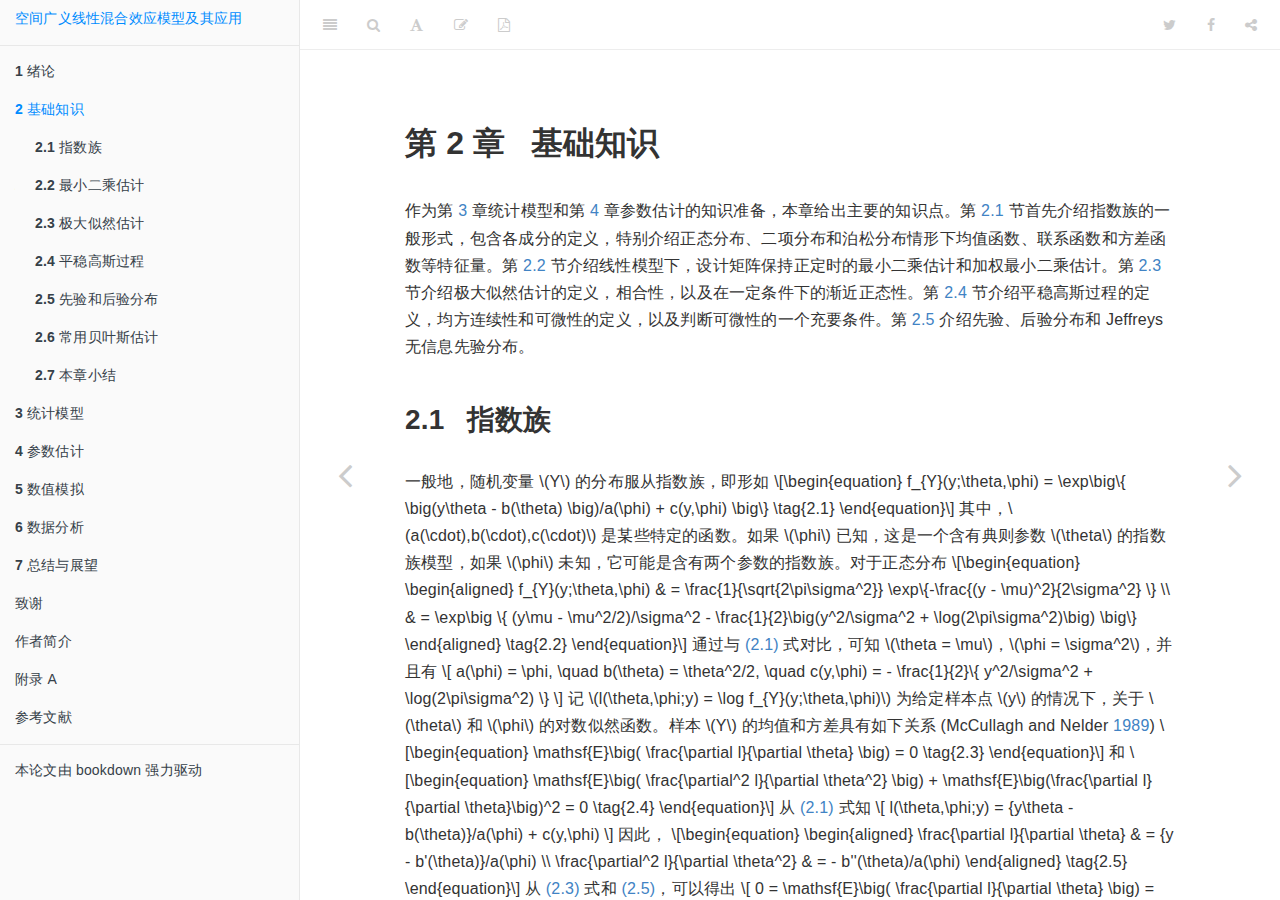
<file: prepare.html>
<!DOCTYPE html>
<html >

<head>

  <meta charset="UTF-8">
  <meta http-equiv="X-UA-Compatible" content="IE=edge">
  <title>第 2 章 基础知识 | Master Thesis Template</title>
  <meta name="description" content="Spatial generalized linear mixed models, Stationary Spatial Gaussian Process, Stan platform, Markov chain Monte Carlo.">
  <meta name="generator" content="bookdown  and GitBook 2.6.7">

  <meta property="og:title" content="第 2 章 基础知识 | Master Thesis Template" />
  <meta property="og:type" content="book" />
  
  <meta property="og:image" content="images/logo.png" />
  <meta property="og:description" content="Spatial generalized linear mixed models, Stationary Spatial Gaussian Process, Stan platform, Markov chain Monte Carlo." />
  <meta name="github-repo" content="XiangyunHuang/Thesis-Template-Bookdown" />

  <meta name="twitter:card" content="summary" />
  <meta name="twitter:title" content="第 2 章 基础知识 | Master Thesis Template" />
  
  <meta name="twitter:description" content="Spatial generalized linear mixed models, Stationary Spatial Gaussian Process, Stan platform, Markov chain Monte Carlo." />
  <meta name="twitter:image" content="images/logo.png" />

<meta name="author" content="Xiang-Yun Huang">


<meta name="date" content="2019-01-18">

  <meta name="viewport" content="width=device-width, initial-scale=1">
  <meta name="apple-mobile-web-app-capable" content="yes">
  <meta name="apple-mobile-web-app-status-bar-style" content="black">
  
  <link rel="shortcut icon" href="images/favicon.ico" type="image/x-icon">
<link rel="prev" href="index.html">
<link rel="next" href="models.html">
<script src="libs/jquery-2.2.3/jquery.min.js"></script>
<link href="libs/gitbook-2.6.7/css/style.css" rel="stylesheet" />
<link href="libs/gitbook-2.6.7/css/plugin-table.css" rel="stylesheet" />
<link href="libs/gitbook-2.6.7/css/plugin-bookdown.css" rel="stylesheet" />
<link href="libs/gitbook-2.6.7/css/plugin-highlight.css" rel="stylesheet" />
<link href="libs/gitbook-2.6.7/css/plugin-search.css" rel="stylesheet" />
<link href="libs/gitbook-2.6.7/css/plugin-fontsettings.css" rel="stylesheet" />









<style type="text/css">
a.sourceLine { display: inline-block; line-height: 1.25; }
a.sourceLine { pointer-events: none; color: inherit; text-decoration: inherit; }
a.sourceLine:empty { height: 1.2em; }
.sourceCode { overflow: visible; }
code.sourceCode { white-space: pre; position: relative; }
div.sourceCode { margin: 1em 0; }
pre.sourceCode { margin: 0; }
@media screen {
div.sourceCode { overflow: auto; }
}
@media print {
code.sourceCode { white-space: pre-wrap; }
a.sourceLine { text-indent: -1em; padding-left: 1em; }
}
pre.numberSource a.sourceLine
  { position: relative; left: -4em; }
pre.numberSource a.sourceLine::before
  { content: attr(title);
    position: relative; left: -1em; text-align: right; vertical-align: baseline;
    border: none; pointer-events: all; display: inline-block;
    -webkit-touch-callout: none; -webkit-user-select: none;
    -khtml-user-select: none; -moz-user-select: none;
    -ms-user-select: none; user-select: none;
    padding: 0 4px; width: 4em;
    color: #aaaaaa;
  }
pre.numberSource { margin-left: 3em; border-left: 1px solid #aaaaaa;  padding-left: 4px; }
div.sourceCode
  {  }
@media screen {
a.sourceLine::before { text-decoration: underline; }
}
code span.al { color: #ff0000; font-weight: bold; } /* Alert */
code span.an { color: #60a0b0; font-weight: bold; font-style: italic; } /* Annotation */
code span.at { color: #7d9029; } /* Attribute */
code span.bn { color: #40a070; } /* BaseN */
code span.bu { } /* BuiltIn */
code span.cf { color: #007020; font-weight: bold; } /* ControlFlow */
code span.ch { color: #4070a0; } /* Char */
code span.cn { color: #880000; } /* Constant */
code span.co { color: #60a0b0; font-style: italic; } /* Comment */
code span.cv { color: #60a0b0; font-weight: bold; font-style: italic; } /* CommentVar */
code span.do { color: #ba2121; font-style: italic; } /* Documentation */
code span.dt { color: #902000; } /* DataType */
code span.dv { color: #40a070; } /* DecVal */
code span.er { color: #ff0000; font-weight: bold; } /* Error */
code span.ex { } /* Extension */
code span.fl { color: #40a070; } /* Float */
code span.fu { color: #06287e; } /* Function */
code span.im { } /* Import */
code span.in { color: #60a0b0; font-weight: bold; font-style: italic; } /* Information */
code span.kw { color: #007020; font-weight: bold; } /* Keyword */
code span.op { color: #666666; } /* Operator */
code span.ot { color: #007020; } /* Other */
code span.pp { color: #bc7a00; } /* Preprocessor */
code span.sc { color: #4070a0; } /* SpecialChar */
code span.ss { color: #bb6688; } /* SpecialString */
code span.st { color: #4070a0; } /* String */
code span.va { color: #19177c; } /* Variable */
code span.vs { color: #4070a0; } /* VerbatimString */
code span.wa { color: #60a0b0; font-weight: bold; font-style: italic; } /* Warning */
</style>

<link rel="stylesheet" href="style.css" type="text/css" />
</head>

<body>



  <div class="book without-animation with-summary font-size-2 font-family-1" data-basepath=".">

    <div class="book-summary">
      <nav role="navigation">

<ul class="summary">
<li><a href="./">空间广义线性混合效应模型及其应用</a></li>

<li class="divider"></li>
<li class="chapter" data-level="1" data-path="index.html"><a href="index.html"><i class="fa fa-check"></i><b>1</b> 绪论</a><ul>
<li class="chapter" data-level="1.1" data-path="index.html"><a href="index.html#reviews"><i class="fa fa-check"></i><b>1.1</b> 文献综述</a></li>
<li class="chapter" data-level="1.2" data-path="index.html"><a href="index.html#stracture"><i class="fa fa-check"></i><b>1.2</b> 论文结构</a></li>
</ul></li>
<li class="chapter" data-level="2" data-path="prepare.html"><a href="prepare.html"><i class="fa fa-check"></i><b>2</b> 基础知识</a><ul>
<li class="chapter" data-level="2.1" data-path="prepare.html"><a href="prepare.html#sec:exp"><i class="fa fa-check"></i><b>2.1</b> 指数族</a></li>
<li class="chapter" data-level="2.2" data-path="prepare.html"><a href="prepare.html#sec:lse"><i class="fa fa-check"></i><b>2.2</b> 最小二乘估计</a></li>
<li class="chapter" data-level="2.3" data-path="prepare.html"><a href="prepare.html#sec:def-mle"><i class="fa fa-check"></i><b>2.3</b> 极大似然估计</a></li>
<li class="chapter" data-level="2.4" data-path="prepare.html"><a href="prepare.html#sec:stationary-gaussian-process"><i class="fa fa-check"></i><b>2.4</b> 平稳高斯过程</a></li>
<li class="chapter" data-level="2.5" data-path="prepare.html"><a href="prepare.html#sec:bayes-prior"><i class="fa fa-check"></i><b>2.5</b> 先验和后验分布</a></li>
<li class="chapter" data-level="2.6" data-path="prepare.html"><a href="prepare.html#sec:bayes-estimates"><i class="fa fa-check"></i><b>2.6</b> 常用贝叶斯估计</a></li>
<li class="chapter" data-level="2.7" data-path="prepare.html"><a href="prepare.html#sec:foundations"><i class="fa fa-check"></i><b>2.7</b> 本章小结</a></li>
</ul></li>
<li class="chapter" data-level="3" data-path="models.html"><a href="models.html"><i class="fa fa-check"></i><b>3</b> 统计模型</a><ul>
<li class="chapter" data-level="3.1" data-path="models.html"><a href="models.html#sec:Linear-Models"><i class="fa fa-check"></i><b>3.1</b> 简单线性模型</a></li>
<li class="chapter" data-level="3.2" data-path="models.html"><a href="models.html#sec:Generalized-Linear-Models"><i class="fa fa-check"></i><b>3.2</b> 广义线性模型</a></li>
<li class="chapter" data-level="3.3" data-path="models.html"><a href="models.html#sec:Generalized-Linear-Mixed-Effects-Models"><i class="fa fa-check"></i><b>3.3</b> 广义线性混合效应模型</a></li>
<li class="chapter" data-level="3.4" data-path="models.html"><a href="models.html#sec:Spatial-Generalized-linear-mixed-effects-models"><i class="fa fa-check"></i><b>3.4</b> 空间广义线性混合效应模型</a><ul>
<li class="chapter" data-level="3.4.1" data-path="models.html"><a href="models.html#subsec:structure-sglmm"><i class="fa fa-check"></i><b>3.4.1</b> 模型结构</a></li>
<li class="chapter" data-level="3.4.2" data-path="models.html"><a href="models.html#subsec:covariance-function"><i class="fa fa-check"></i><b>3.4.2</b> 自协方差函数</a></li>
<li class="chapter" data-level="3.4.3" data-path="models.html"><a href="models.html#subsec:identify"><i class="fa fa-check"></i><b>3.4.3</b> 模型识别</a></li>
<li class="chapter" data-level="3.4.4" data-path="models.html"><a href="models.html#subsec:prior-sglmm"><i class="fa fa-check"></i><b>3.4.4</b> 先验分布</a></li>
</ul></li>
<li class="chapter" data-level="3.5" data-path="models.html"><a href="models.html#sec:models"><i class="fa fa-check"></i><b>3.5</b> 本章小结</a></li>
</ul></li>
<li class="chapter" data-level="4" data-path="algorithms.html"><a href="algorithms.html"><i class="fa fa-check"></i><b>4</b> 参数估计</a><ul>
<li class="chapter" data-level="4.1" data-path="algorithms.html"><a href="algorithms.html#sec:mle"><i class="fa fa-check"></i><b>4.1</b> 极大似然估计</a></li>
<li class="chapter" data-level="4.2" data-path="algorithms.html"><a href="algorithms.html#sec:profile-likelihood"><i class="fa fa-check"></i><b>4.2</b> 剖面似然估计</a></li>
<li class="chapter" data-level="4.3" data-path="algorithms.html"><a href="algorithms.html#sec:Laplace-approximation"><i class="fa fa-check"></i><b>4.3</b> 拉普拉斯近似</a></li>
<li class="chapter" data-level="4.4" data-path="algorithms.html"><a href="algorithms.html#sec:algrithms"><i class="fa fa-check"></i><b>4.4</b> 参数估计的算法</a><ul>
<li class="chapter" data-level="4.4.1" data-path="algorithms.html"><a href="algorithms.html#subsec:LA"><i class="fa fa-check"></i><b>4.4.1</b> 拉普拉斯近似极大似然算法</a></li>
<li class="chapter" data-level="4.4.2" data-path="algorithms.html"><a href="algorithms.html#subsec:MCML"><i class="fa fa-check"></i><b>4.4.2</b> 蒙特卡罗极大似然算法</a></li>
<li class="chapter" data-level="4.4.3" data-path="algorithms.html"><a href="algorithms.html#sec:MCMC"><i class="fa fa-check"></i><b>4.4.3</b> 贝叶斯 Langevin-Hastings 算法</a></li>
<li class="chapter" data-level="4.4.4" data-path="algorithms.html"><a href="algorithms.html#LowRank"><i class="fa fa-check"></i><b>4.4.4</b> 低秩近似算法</a></li>
</ul></li>
<li class="chapter" data-level="4.5" data-path="algorithms.html"><a href="algorithms.html#sec:stan-hmc"><i class="fa fa-check"></i><b>4.5</b> 贝叶斯 Stan-HMC 算法</a><ul>
<li class="chapter" data-level="4.5.1" data-path="algorithms.html"><a href="algorithms.html#subsec:Curse-of-Dimensionality"><i class="fa fa-check"></i><b>4.5.1</b> 蒙特卡罗积分</a></li>
<li class="chapter" data-level="4.5.2" data-path="algorithms.html"><a href="algorithms.html#subsec:motivations"><i class="fa fa-check"></i><b>4.5.2</b> 背景和意义</a></li>
<li class="chapter" data-level="4.5.3" data-path="algorithms.html"><a href="algorithms.html#subsec:stan-samplers"><i class="fa fa-check"></i><b>4.5.3</b> Stan 简介</a></li>
<li class="chapter" data-level="4.5.4" data-path="algorithms.html"><a href="algorithms.html#subsec:stan-hmc"><i class="fa fa-check"></i><b>4.5.4</b> 实现过程</a></li>
</ul></li>
<li class="chapter" data-level="4.6" data-path="algorithms.html"><a href="algorithms.html#subsec:sglmm-with-r"><i class="fa fa-check"></i><b>4.6</b> 实现参数估计的 R 包</a></li>
<li class="chapter" data-level="4.7" data-path="algorithms.html"><a href="algorithms.html#sec:estimations"><i class="fa fa-check"></i><b>4.7</b> 本章小结</a></li>
</ul></li>
<li class="chapter" data-level="5" data-path="simulations.html"><a href="simulations.html"><i class="fa fa-check"></i><b>5</b> 数值模拟</a><ul>
<li class="chapter" data-level="5.1" data-path="simulations.html"><a href="simulations.html#spatial-gaussian-processes"><i class="fa fa-check"></i><b>5.1</b> 平稳空间高斯过程</a><ul>
<li class="chapter" data-level="5.1.1" data-path="simulations.html"><a href="simulations.html#sim-one-gp"><i class="fa fa-check"></i><b>5.1.1</b> 一维平稳空间高斯过程</a></li>
<li class="chapter" data-level="5.1.2" data-path="simulations.html"><a href="simulations.html#sim-two-gp"><i class="fa fa-check"></i><b>5.1.2</b> 二维平稳空间高斯过程</a></li>
</ul></li>
<li class="chapter" data-level="5.2" data-path="simulations.html"><a href="simulations.html#sim-sglmm"><i class="fa fa-check"></i><b>5.2</b> 空间广义线性混合效应模型</a><ul>
<li class="chapter" data-level="5.2.1" data-path="simulations.html"><a href="simulations.html#sim-binomal-sglmm"><i class="fa fa-check"></i><b>5.2.1</b> 响应变量服从二项分布</a></li>
<li class="chapter" data-level="5.2.2" data-path="simulations.html"><a href="simulations.html#possion-sglmm"><i class="fa fa-check"></i><b>5.2.2</b> 响应变量服从泊松分布</a></li>
</ul></li>
<li class="chapter" data-level="5.3" data-path="simulations.html"><a href="simulations.html#sec:simulations"><i class="fa fa-check"></i><b>5.3</b> 本章小结</a></li>
</ul></li>
<li class="chapter" data-level="6" data-path="applications.html"><a href="applications.html"><i class="fa fa-check"></i><b>6</b> 数据分析</a><ul>
<li class="chapter" data-level="6.1" data-path="applications.html"><a href="applications.html#sec:spatial-random-effects"><i class="fa fa-check"></i><b>6.1</b> 小麦产量的空间分布</a></li>
<li class="chapter" data-level="6.2" data-path="applications.html"><a href="applications.html#case-rongelap"><i class="fa fa-check"></i><b>6.2</b> 核污染浓度的空间分布</a></li>
<li class="chapter" data-level="6.3" data-path="applications.html"><a href="applications.html#sec:cases"><i class="fa fa-check"></i><b>6.3</b> 本章小结</a></li>
</ul></li>
<li class="chapter" data-level="7" data-path="summary.html"><a href="summary.html"><i class="fa fa-check"></i><b>7</b> 总结与展望</a></li>
<li class="chapter" data-level="" data-path="ack.html"><a href="ack.html"><i class="fa fa-check"></i>致谢</a></li>
<li class="chapter" data-level="" data-path="author.html"><a href="author.html"><i class="fa fa-check"></i>作者简介</a></li>
<li class="chapter" data-level="" data-path="appendix.html"><a href="appendix.html"><i class="fa fa-check"></i>附录 A</a><ul>
<li class="chapter" data-level="" data-path="appendix.html"><a href="appendix.html#tables-simulations"><i class="fa fa-check"></i>表格</a></li>
<li class="chapter" data-level="" data-path="appendix.html"><a href="appendix.html#simulate-code"><i class="fa fa-check"></i>代码</a></li>
</ul></li>
<li class="chapter" data-level="" data-path="references.html"><a href="references.html"><i class="fa fa-check"></i>参考文献</a></li>
<li class="divider"></li>
<li><a href="https://github.com/rstudio/bookdown" target="blank">本论文由 bookdown 强力驱动</a></li>

</ul>

      </nav>
    </div>

    <div class="book-body">
      <div class="body-inner">
        <div class="book-header" role="navigation">
          <h1>
            <i class="fa fa-circle-o-notch fa-spin"></i><a href="./">Master Thesis Template</a>
          </h1>
        </div>

        <div class="page-wrapper" tabindex="-1" role="main">
          <div class="page-inner">

            <section class="normal" id="section-">
<div id="prepare" class="section level1">
<h1><span class="header-section-number">第 2 章</span> 基础知识</h1>
<p>作为第 <a href="models.html#models">3</a> 章统计模型和第 <a href="algorithms.html#algorithms">4</a> 章参数估计的知识准备，本章给出主要的知识点。第 <a href="prepare.html#sec:exp">2.1</a> 节首先介绍指数族的一般形式，包含各成分的定义，特别介绍正态分布、二项分布和泊松分布情形下均值函数、联系函数和方差函数等特征量。第 <a href="prepare.html#sec:lse">2.2</a> 节介绍线性模型下，设计矩阵保持正定时的最小二乘估计和加权最小二乘估计。第 <a href="prepare.html#sec:def-mle">2.3</a> 节介绍极大似然估计的定义，相合性，以及在一定条件下的渐近正态性。第 <a href="prepare.html#sec:stationary-gaussian-process">2.4</a> 节介绍平稳高斯过程的定义，均方连续性和可微性的定义，以及判断可微性的一个充要条件。第 <a href="prepare.html#sec:bayes-prior">2.5</a> 介绍先验、后验分布和 Jeffreys 无信息先验分布。</p>
<div id="sec:exp" class="section level2">
<h2><span class="header-section-number">2.1</span> 指数族</h2>
<p>一般地，随机变量 <span class="math inline">\(Y\)</span> 的分布服从指数族，即形如
<span class="math display" id="eq:common-exponential-family">\[\begin{equation}
f_{Y}(y;\theta,\phi) = \exp\big\{ \big(y\theta - b(\theta) \big)/a(\phi) + c(y,\phi) \big\}
\tag{2.1}
\end{equation}\]</span>
其中，<span class="math inline">\(a(\cdot),b(\cdot),c(\cdot)\)</span> 是某些特定的函数。如果 <span class="math inline">\(\phi\)</span> 已知，这是一个含有典则参数 <span class="math inline">\(\theta\)</span> 的指数族模型，如果 <span class="math inline">\(\phi\)</span> 未知，它可能是含有两个参数的指数族。对于正态分布
<span class="math display" id="eq:normal-distribution">\[\begin{equation}
\begin{aligned}
f_{Y}(y;\theta,\phi) &amp; = \frac{1}{\sqrt{2\pi\sigma^2}} \exp\{-\frac{(y - \mu)^2}{2\sigma^2}  \}  \\
 &amp; = \exp\big \{ (y\mu - \mu^2/2)/\sigma^2 - \frac{1}{2}\big(y^2/\sigma^2 + \log(2\pi\sigma^2)\big) \big\}
\end{aligned} \tag{2.2}
\end{equation}\]</span>
通过与 <a href="prepare.html#eq:common-exponential-family">(2.1)</a> 式对比，可知 <span class="math inline">\(\theta = \mu\)</span>，<span class="math inline">\(\phi = \sigma^2\)</span>，并且有
<span class="math display">\[
a(\phi) = \phi, \quad b(\theta) = \theta^2/2, \quad c(y,\phi) = - \frac{1}{2}\{ y^2/\sigma^2 + \log(2\pi\sigma^2) \} 
\]</span>
记 <span class="math inline">\(l(\theta,\phi;y) = \log f_{Y}(y;\theta,\phi)\)</span> 为给定样本点 <span class="math inline">\(y\)</span> 的情况下，关于 <span class="math inline">\(\theta\)</span> 和 <span class="math inline">\(\phi\)</span> 的对数似然函数。样本 <span class="math inline">\(Y\)</span> 的均值和方差具有如下关系 <span class="citation">(McCullagh and Nelder <a href="#ref-McCullagh1989">1989</a>)</span>
<span class="math display" id="eq:mean-log-lik">\[\begin{equation}
\mathsf{E}\big( \frac{\partial l}{\partial \theta} \big) = 0
\tag{2.3}
\end{equation}\]</span>
和
<span class="math display" id="eq:variance-log-lik">\[\begin{equation}
\mathsf{E}\big( \frac{\partial^2 l}{\partial \theta^2} \big) + \mathsf{E}\big(\frac{\partial l}{\partial \theta}\big)^2  = 0
\tag{2.4}
\end{equation}\]</span>
从 <a href="prepare.html#eq:common-exponential-family">(2.1)</a> 式知
<span class="math display">\[ l(\theta,\phi;y) = {y\theta - b(\theta)}/a(\phi) + c(y,\phi) \]</span>
因此，
<span class="math display" id="eq:partial-log-lik">\[\begin{equation}
\begin{aligned}
\frac{\partial l}{\partial \theta} &amp; = {y - b&#39;(\theta)}/a(\phi)  \\
\frac{\partial^2 l}{\partial \theta^2}  &amp; = - b&#39;&#39;(\theta)/a(\phi)
\end{aligned} \tag{2.5}
\end{equation}\]</span>
从 <a href="prepare.html#eq:mean-log-lik">(2.3)</a> 式和 <a href="prepare.html#eq:partial-log-lik">(2.5)</a>，可以得出
<span class="math display">\[ 
0 = \mathsf{E}\big( \frac{\partial l}{\partial \theta} \big) = \big\{ \mu - b&#39;(\theta) \big\}/a(\phi)
\]</span>
所以
<span class="math display">\[ \mathsf{E}(Y) = \mu = b&#39;(\theta) \]</span>
根据 <a href="prepare.html#eq:variance-log-lik">(2.4)</a> 式和 <a href="prepare.html#eq:partial-log-lik">(2.5)</a> 式，可得
<span class="math display">\[ 0 = - \frac{b&#39;&#39;(\theta)}{a(\phi)} + \frac{\mathsf{Var}(Y)}{a^2(\phi)} \]</span>
所以
<span class="math display">\[ \mathsf{Var}(Y) = b&#39;&#39;(\theta)a(\phi) \]</span>
可见，<span class="math inline">\(Y\)</span> 的方差是两个函数的乘积，一个是 <span class="math inline">\(b&#39;&#39;(\theta)\)</span>， 它仅仅依赖典则参数，叫做方差函数，方差函数可以看作是 <span class="math inline">\(\mu\)</span> 的函数，记作 <span class="math inline">\(V(\mu)\)</span>。另一个是 <span class="math inline">\(a(\phi)\)</span>，它独立于 <span class="math inline">\(\theta\)</span>，仅仅依赖 <span class="math inline">\(\phi\)</span>，函数 <span class="math inline">\(a(\phi)\)</span> 通常形如
<span class="math display">\[ a(\phi) = \phi/w \]</span>
其中 <span class="math inline">\(\phi\)</span> 可由 <span class="math inline">\(\sigma^2\)</span> 表示，故而也叫做发散参数 （dispersion parameter），是一个与样本观察值相关的常数，<span class="math inline">\(w\)</span> 是已知的权重，随样本观察值变化。对正态分布模型而言，<span class="math inline">\(w\)</span> 的分量是 <span class="math inline">\(m\)</span> 个相互独立的样本观察值的均值，有 <span class="math inline">\(a(\phi) = \sigma^2/m\)</span>，所以，<span class="math inline">\(w = m\)</span>。</p>
<p>根据 <a href="prepare.html#eq:common-exponential-family">(2.1)</a>式，正态、泊松和二项分布的特征见表 <a href="prepare.html#tab:common-characteristics">2.1</a>，符号约定同 McCullagh 和 Nelder （1989年） 所著的《广义线性模型》。</p>
<table>
<caption><span id="tab:common-characteristics">表 2.1: </span> 指数族内常见的一元分布的共同特征及符号表示</caption>
<colgroup>
<col width="23%" />
<col width="25%" />
<col width="25%" />
<col width="25%" />
</colgroup>
<thead>
<tr class="header">
<th align="left"></th>
<th align="center">正态分布</th>
<th align="center">泊松分布</th>
<th align="center">二项分布</th>
</tr>
</thead>
<tbody>
<tr class="odd">
<td align="left">记号</td>
<td align="center"><span class="math inline">\(\mathcal{N}(\mu,\sigma^2)\)</span></td>
<td align="center"><span class="math inline">\(\mathrm{Poisson}(\mu)\)</span></td>
<td align="center"><span class="math inline">\(\mathrm{Binomial}(m,p)\)</span></td>
</tr>
<tr class="even">
<td align="left"><span class="math inline">\(y\)</span> 取值范围</td>
<td align="center"><span class="math inline">\((-\infty,\infty)\)</span></td>
<td align="center"><span class="math inline">\(0(1)\infty\)</span></td>
<td align="center"><span class="math inline">\(0(1)m\)</span></td>
</tr>
<tr class="odd">
<td align="left"><span class="math inline">\(\phi\)</span></td>
<td align="center"><span class="math inline">\(\phi = \sigma^2\)</span></td>
<td align="center"><span class="math inline">\(1\)</span></td>
<td align="center"><span class="math inline">\(1/m\)</span></td>
</tr>
<tr class="even">
<td align="left"><span class="math inline">\(b(\theta)\)</span></td>
<td align="center"><span class="math inline">\(\theta^2/2\)</span></td>
<td align="center"><span class="math inline">\(\exp(\theta)\)</span></td>
<td align="center"><span class="math inline">\(\log(1+e^{\theta})\)</span></td>
</tr>
<tr class="odd">
<td align="left"><span class="math inline">\(c(y;\theta)\)</span></td>
<td align="center"><span class="math inline">\(-\frac{1}{2}\big( \frac{y^2}{\phi} + \log(2\pi\phi) \big)\)</span></td>
<td align="center"><span class="math inline">\(-\log(y!)\)</span></td>
<td align="center"><span class="math inline">\(\log\binom{m}{my}\)</span></td>
</tr>
<tr class="even">
<td align="left"><span class="math inline">\(\mu(\theta) = \mathsf{E}(Y;\theta)\)</span></td>
<td align="center"><span class="math inline">\(\theta\)</span></td>
<td align="center"><span class="math inline">\(\exp(\theta)\)</span></td>
<td align="center"><span class="math inline">\(e^{\theta}/(1+e^{\theta})\)</span></td>
</tr>
<tr class="odd">
<td align="left">联系函数：<span class="math inline">\(\theta(\mu)\)</span></td>
<td align="center">identity</td>
<td align="center">log</td>
<td align="center">logit</td>
</tr>
<tr class="even">
<td align="left">方差函数：<span class="math inline">\(V(\mu)\)</span></td>
<td align="center">1</td>
<td align="center"><span class="math inline">\(\mu\)</span></td>
<td align="center"><span class="math inline">\(\mu(1-\mu)\)</span></td>
</tr>
</tbody>
</table>
</div>
<div id="sec:lse" class="section level2">
<h2><span class="header-section-number">2.2</span> 最小二乘估计</h2>
考虑如下线性模型的最小二乘估计
<span class="math display" id="eq:linear-models">\[\begin{equation}
\mathsf{E}\mathbf{Y} = \mathbf{X}\boldsymbol{\beta} \qquad \mathsf{Var}(\mathbf{Y}) = \sigma^2 \mathbf{I}_{n} \tag{2.6}
\end{equation}\]</span>
其中， <span class="math inline">\(\mathbf{Y}\)</span> 为 <span class="math inline">\(n \times 1\)</span> 维观测向量， <span class="math inline">\(\mathbf{X}\)</span> 为已知的 <span class="math inline">\(n \times p (p \leq n)\)</span> 维设计矩阵，<span class="math inline">\(\boldsymbol{\beta}\)</span> 为 <span class="math inline">\(p \times 1\)</span> 维未知参数，<span class="math inline">\(\sigma^2\)</span> 未知，<span class="math inline">\(\mathbf{I}_{n}\)</span> 为 <span class="math inline">\(n\)</span> 阶单位阵。

<div class="definition">
<span id="def:least-squares-estimate" class="definition"><strong>定义 2.1  (最小二乘估计)  </strong></span>在模型 <a href="prepare.html#eq:linear-models">(2.6)</a> 中，如果
<span class="math display" id="eq:least-squares">\[\begin{equation}
(\mathbf{Y} - \mathbf{X}\hat{\boldsymbol{\beta}})^{\top}(\mathbf{Y} - \mathbf{X}\hat{\boldsymbol{\beta}}) = \min_{\beta}(\mathbf{Y} - \mathbf{X}\boldsymbol{\beta})^{\top}(\mathbf{Y} - \mathbf{X}\boldsymbol{\beta}) \tag{2.7}
\end{equation}\]</span>
则称 <span class="math inline">\(\hat{\boldsymbol{\beta}}\)</span> 为 <span class="math inline">\(\boldsymbol{\beta}\)</span> 的最小二乘估计(简称 LSE)<span class="citation">(王松桂 et al. <a href="#ref-wang2004">2004</a>)</span>。
</div>


<div class="theorem">
<span id="thm:unbiased" class="theorem"><strong>定理 2.1  (最小二乘估计)  </strong></span>若模型 <a href="prepare.html#eq:linear-models">(2.6)</a> 中的 <span class="math inline">\(\mathbf{X}\)</span> 是列满秩的矩阵，则 <span class="math inline">\(\boldsymbol{\beta}\)</span> 的最小二乘估计为
<span class="math display">\[
\hat{\boldsymbol{\beta}}_{LS} = ( \mathbf{X}^{\top}\mathbf{X} )^{-1}\mathbf{X}^{\top} \mathbf{Y}, \quad  \mathsf{Var}(\hat{\boldsymbol{\beta}}_{LS}) = \sigma^2 (\mathbf{X}^{\top}\mathbf{X})^{-1}  
\]</span>
<span class="math inline">\(\sigma^2\)</span> 的最小二乘估计为
<span class="math display">\[
\hat{\sigma^2}_{LS} = (\mathbf{Y} - \mathbf{X}\hat{\boldsymbol{\beta}}_{LS})^{\top}(\mathbf{Y} - \mathbf{X}\hat{\boldsymbol{\beta}}_{LS})/(n - p)
\]</span>
若将模型 <a href="prepare.html#eq:linear-models">(2.6)</a> 的条件 <span class="math inline">\(\mathsf{Var}(\mathbf{Y}) = \sigma^2 \mathbf{I}_{n}\)</span> 改为 <span class="math inline">\(\mathsf{Var}(\mathbf{Y}) = \sigma^2 \mathbf{G}\)</span>， <span class="math inline">\(\mathbf{G}(&gt;0)\)</span> 为已知正定阵，则<span class="math inline">\(\boldsymbol{\beta}\)</span> 的最小二乘估计为
<span class="math display">\[
\tilde{\boldsymbol{\beta}}_{LS} = ( \mathbf{X}^{\top} \mathbf{G}^{-1} \mathbf{X})^{-1} \mathbf{X}^{\top} \mathbf{G}^{-1} \mathbf{Y} 
\]</span>
称 <span class="math inline">\(\tilde{\boldsymbol{\beta}}_{LS}\)</span> 为广义最小二乘估计，特别地，当 <span class="math inline">\(\mathbf{G} = \mathrm{diag}(\sigma^2_{1},\ldots,\sigma^2_{n})\)</span>，<span class="math inline">\(\sigma^2_{i},i = 1,\ldots,n\)</span> 已知时，称 <span class="math inline">\(\tilde{\boldsymbol{\beta}}_{LS}\)</span> 为加权最小二乘估计<span class="citation">(王松桂 et al. <a href="#ref-wang2004">2004</a>)</span>。
</div>

</div>
<div id="sec:def-mle" class="section level2">
<h2><span class="header-section-number">2.3</span> 极大似然估计</h2>

<div class="definition">
<span id="def:maximum-likelihood-estimate" class="definition"><strong>定义 2.2  (极大似然估计)  </strong></span>设 <span class="math inline">\(p(\mathbf{x};\boldsymbol{\theta}),\boldsymbol{\theta} \in \boldsymbol{\Theta}\)</span> 是 <span class="math inline">\((\mathbb{R}^n,\mathscr{P}_{\mathbb{R}^n})\)</span> 上的一族联合密度函数，对给定的 <span class="math inline">\(\mathbf{x}\)</span>，称
<span class="math display">\[ L(\boldsymbol{\theta};\mathbf{x}) = kp(\mathbf{x};\boldsymbol{\theta}) \]</span>
为 <span class="math inline">\(\boldsymbol{\theta}\)</span> 的似然函数，其中 <span class="math inline">\(k &gt; 0\)</span> 是不依赖于 <span class="math inline">\(\boldsymbol{\theta}\)</span> 的量，常取 <span class="math inline">\(k=1\)</span>。进一步，若存在 <span class="math inline">\((\mathbb{R}^n,\mathscr{P}_{\mathbb{R}^n})\)</span> 到 <span class="math inline">\((\boldsymbol{\Theta},\mathscr{P}_{\boldsymbol{\Theta}})\)</span> 的统计量 <span class="math inline">\(\hat{\boldsymbol{\theta}}(\mathbf{x})\)</span> 使
<span class="math display">\[ L(\hat{\boldsymbol{\theta}}(\mathbf{x});\mathbf{x}) = \sup_{\boldsymbol{\theta}} L(\boldsymbol{\theta};\mathbf{x}) \]</span>
则 <span class="math inline">\(\hat{\boldsymbol{\theta}}(\mathbf{x})\)</span> 称为 <span class="math inline">\(\boldsymbol{\theta}\)</span> 的一个极大似然估计（简称 MLE）<span class="citation">(茆诗松, 王静龙, and 濮晓龙 <a href="#ref-mao2006">2006</a>)</span>。
</div>

<p>概率密度函数很多可以写成具有指数函数的形式，如指数族，采用似然函数的对数通常更为简便。称
<span class="math display">\[ l(\boldsymbol{\theta},\mathbf{x}) = \ln L(\boldsymbol{\theta},\mathbf{x}) \]</span>
为 <span class="math inline">\(\boldsymbol{\theta}\)</span> 的对数似然函数。对数变换是严格单调的，所以 <span class="math inline">\(l(\boldsymbol{\theta},\mathbf{x})\)</span> 与 <span class="math inline">\(L(\boldsymbol{\theta},\mathbf{x})\)</span> 的极大值是等价的。当 MLE 存在时，寻找 MLE 的常用方法是求导数。如果 <span class="math inline">\(\hat{\boldsymbol{\theta}}(\mathbf{x})\)</span> 是 <span class="math inline">\(\boldsymbol{\Theta}\)</span> 的内点，则 <span class="math inline">\(\hat{\boldsymbol{\theta}}(\mathbf{x})\)</span> 是下列似然方程组
<span class="math display" id="eq:likelihood-equations">\[\begin{equation}
\partial l(\boldsymbol{\theta},\mathbf{x})/ \partial \boldsymbol{\theta}_{i} = 0, \quad i = 1,\ldots, m \tag{2.8}
\end{equation}\]</span>
的解。<span class="math inline">\(p(\mathbf{x};\boldsymbol{\theta})\)</span> 属于指数族时，似然方程组 <a href="prepare.html#eq:likelihood-equations">(2.8)</a> 的解唯一<span class="citation">(茆诗松, 王静龙, and 濮晓龙 <a href="#ref-mao2006">2006</a>)</span>。</p>

<div class="theorem">
<p><span id="thm:consistency" class="theorem"><strong>定理 2.2  (相合性)  </strong></span>设 <span class="math inline">\(x_{1}, \ldots, x_{n}\)</span> 是来自概率密度函数 <span class="math inline">\(p(\mathbf{x};\boldsymbol{\theta})\)</span> 的一个样本，叙述简单起见，考虑单参数情形，参数空间 <span class="math inline">\(\boldsymbol{\Theta}\)</span> 是一个开区间，<span class="math inline">\(l(\boldsymbol{\theta};\mathbf{x}) = \sum_{i=1}^{n}\ln p(x_{i};\boldsymbol{\theta})\)</span>。</p>
若 <span class="math inline">\(\ln (p;\boldsymbol{\theta})\)</span> 在 <span class="math inline">\(\boldsymbol{\Theta}\)</span> 上可微，且 <span class="math inline">\(p(\mathbf{x};\boldsymbol{\theta})\)</span> 是可识别的（即 <span class="math inline">\(\forall \boldsymbol{\theta}_1 \neq \boldsymbol{\theta}_2, \{\mathbf{x}: p(\mathbf{x};\boldsymbol{\theta}_1) \neq p(\mathbf{x}; \boldsymbol{\theta}_2)\}\)</span> 不是零测集），则似然方程 <a href="prepare.html#eq:likelihood-equations">(2.8)</a> 在 <span class="math inline">\(n \to \infty\)</span> 时，以概率 <span class="math inline">\(1\)</span> 有解，且此解关于 <span class="math inline">\(\boldsymbol{\theta}\)</span> 是相合的<span class="citation">(茆诗松, 王静龙, and 濮晓龙 <a href="#ref-mao2006">2006</a>)</span>。
</div>


<div class="theorem">
<p><span id="thm:asymptotic-normality" class="theorem"><strong>定理 2.3  (渐近正态性)  </strong></span>假设 <span class="math inline">\(\boldsymbol{\Theta}\)</span> 为开区间，概率密度函数 <span class="math inline">\(p(\mathbf{x};\boldsymbol{\theta}), \boldsymbol{\theta} \in \boldsymbol{\Theta}\)</span> 满足：</p>
<ol style="list-style-type: decimal">
<li>在参数真值 <span class="math inline">\(\boldsymbol{\theta}_{0}\)</span> 的邻域内，<span class="math inline">\(\partial \ln p/\partial \boldsymbol{\theta}, \partial^2 \ln p/\partial \boldsymbol{\theta}^2, \partial^3 \ln p/\partial \boldsymbol{\theta}^3\)</span> 对所有的 <span class="math inline">\(\mathbf{x}\)</span> 都存在；</li>
<li>在参数真值 <span class="math inline">\(\boldsymbol{\theta}_{0}\)</span> 的邻域内，<span class="math inline">\(| \partial^3 \ln p/\partial \boldsymbol{\theta}^3 | \leq H(\mathbf{x})\)</span>，且 <span class="math inline">\(\mathsf{E}H(\mathbf{x}) &lt; \infty\)</span>；</li>
<li>在参数真值 <span class="math inline">\(\boldsymbol{\theta}_{0}\)</span> 处，<span class="math inline">\(\mathsf{E}_{\boldsymbol{\theta}_{0}} \big[ \frac{ p&#39;(\mathbf{x},\boldsymbol{\theta}_{0}) }{ p(\mathbf{x},\boldsymbol{\theta}_{0}) } \big] = 0,\mathsf{E}_{\boldsymbol{\theta}_{0}} \big[ \frac{ p&#39;&#39;(\mathbf{x},\boldsymbol{\theta}_{0}) }{ p(\mathbf{x},\boldsymbol{\theta}_{0}) } \big] = 0,I(\boldsymbol{\theta}_{0}) = \mathsf{E}_{\boldsymbol{\theta}_{0}} \big[ \frac{ p&#39;(\mathbf{x},\boldsymbol{\theta}_{0}) }{ p(\mathbf{x},\boldsymbol{\theta}_{0}) } \big]^{2} &gt; 0\)</span>。</li>
</ol>
其中，撇号表示对 <span class="math inline">\(\boldsymbol{\theta}\)</span> 的微分。记 <span class="math inline">\(\hat{\boldsymbol{\theta}}_{n}\)</span> 为 <span class="math inline">\(n \to \infty\)</span> 时，似然方程组的相合解，则<span class="math inline">\(\sqrt{n}(\hat{\boldsymbol{\theta}}_{n} - \boldsymbol{\theta}_{0}) \longrightarrow \mathcal{N}(\mathbf{0},I^{-1}(\boldsymbol{\theta}))\)</span><span class="citation">(茆诗松, 王静龙, and 濮晓龙 <a href="#ref-mao2006">2006</a>)</span>。
</div>

</div>
<div id="sec:stationary-gaussian-process" class="section level2">
<h2><span class="header-section-number">2.4</span> 平稳高斯过程</h2>
<p>一般地，空间高斯过程 <span class="math inline">\(\mathcal{S} = \{S(x),x\in\mathbb{R}^2\}\)</span> 必须满足条件：任意给定一组空间位置 <span class="math inline">\(x_1,x_2,\ldots,x_n, \forall x_{i} \in \mathbb{R}^2\)</span>， 每个位置上对应的随机变量 <span class="math inline">\(S(x_i), i = 1,2,\ldots,n\)</span> 的联合分布 <span class="math inline">\(\mathcal{S} = \{S(x_1), S(x_2),\ldots,S(x_n)\}\)</span> 是多元高斯分布，其由均值 <span class="math inline">\(\mu(x) = \mathsf{E}[S(x)]\)</span> 和协方差 <span class="math inline">\(G_{ij} = \gamma(x_i,x_j) = \mathsf{Cov}\{S(x_i),S(x_j)\}\)</span> 完全确定，即 <span class="math inline">\(\mathcal{S} \sim \mathcal{N}(\mu_{S},G)\)</span>。</p>
<p>平稳空间高斯过程需要空间高斯过程满足平稳性条件：其一， <span class="math inline">\(\mu(x) = \mu, \forall x \in \mathbb{R}^2\)</span>， 其二，自协方差函数 <span class="math inline">\(\gamma(x_i,x_j) = \gamma(u),u=\|x_{i} - x_{j}\|\)</span>。 可见均值 <span class="math inline">\(\mu\)</span> 是一个常数， 而自协方差函数 <span class="math inline">\(\gamma(x_i,x_j)\)</span> 只与空间距离有关。</p>
<p>平稳高斯过程 <span class="math inline">\(\mathcal{S}\)</span> 的方差是一个常数，即 <span class="math inline">\(\sigma^2 = \gamma(0)\)</span>， 然后可以定义自相关函数 <span class="math inline">\(\rho(u) = \gamma(u)/\sigma^2\)</span>， 并且 <span class="math inline">\(\rho(u)\)</span> 是关于空间距离<span class="math inline">\(u\)</span>对称的，即 <span class="math inline">\(\rho(u) = \rho(-u)\)</span>。 因为对 <span class="math inline">\(\forall u, \mathsf{Corr}\{S(x),S(x-u)\} = \mathsf{Corr}\{S(x-u), S(x)\} = \mathsf{Corr}\{S(x),S(x+u)\}\)</span>， 这里的第二个等式是根据平稳性得来的， 由协方差的定义不难验证。 如果不特别说明， 平稳就指上述协方差意义下的平稳， 因为这种平稳性条件广泛应用于空间数据的统计建模。不失一般性，介绍一维空间下随机过程 <span class="math inline">\(S(x)\)</span> 的均方连续性和可微性定义。</p>

<div class="definition">
<span id="def:continuous-differentiable" class="definition"><strong>定义 2.3  (连续性和可微性)  </strong></span>随机过程 <span class="math inline">\(S(x)\)</span> 满足
<span class="math display">\[ \lim_{h \to 0} \mathsf{E}\big[ \{S(x + h) - S(x)\}^{2} \big] = 0 \]</span>
则称 <span class="math inline">\(S(x)\)</span> 是均方连续（mean-square continuous）的。随机过程 <span class="math inline">\(S(x)\)</span> 满足
<span class="math display">\[ \lim_{h \to 0} \mathsf{E} \big[ \{ \frac{S(x+h) - S(x)}{h} - S&#39;(x) \}^2 \big] = 0 \]</span>
则称 <span class="math inline">\(S(x)\)</span> 是均方可微（mean-square differentiable）的，并且 <span class="math inline">\(S&#39;(x)\)</span> 就是均方意义下的一阶导数。如果 <span class="math inline">\(S&#39;(x)\)</span> 是均方可微的，则 <span class="math inline">\(S(x)\)</span> 是二次均方可微的，随机过程 <span class="math inline">\(S(x)\)</span> 的高阶均方可微性可类似定义<span class="citation">(Peter J. Diggle and Ribeiro Jr., <a href="#ref-Diggle2007">n.d.</a>)</span>。Bartlett （1955 年） <span class="citation">(Bartlett <a href="#ref-Bartlett1955">1955</a>)</span> 得到如下重要结论
</div>


<div class="theorem">
<span id="thm:stationary-mean-square-properties" class="theorem"><strong>定理 2.4  (平稳随机过程的可微性)  </strong></span>自相关函数为 <span class="math inline">\(\rho(u)\)</span> 的平稳随机过程是 <span class="math inline">\(k\)</span> 次均方可微的，当且仅当 <span class="math inline">\(\rho(u)\)</span> 在 <span class="math inline">\(u = 0\)</span> 处是 <span class="math inline">\(2k\)</span> 次可微的。
</div>

</div>
<div id="sec:bayes-prior" class="section level2">
<h2><span class="header-section-number">2.5</span> 先验和后验分布</h2>
<p>贝叶斯推断中，常涉及模型参数的先验、后验分布，以及一种特殊的无信息先验分布 — Jeffreys 先验，下面分别给出它们的概念定义<span class="citation">(茆诗松, 王静龙, and 濮晓龙 <a href="#ref-mao2006">2006</a>)</span>。</p>

<div class="definition">
<span id="def:prior-distribution" class="definition"><strong>定义 2.4  (先验分布)  </strong></span>参数空间 <span class="math inline">\(\Theta\)</span> 上的任一概率分布都称作先验分布 （prior distribution）<span class="citation">(茆诗松, 王静龙, and 濮晓龙 <a href="#ref-mao2006">2006</a>)</span>。
</div>


<div class="definition">
<span id="def:posterior-distribution" class="definition"><strong>定义 2.5  (后验分布)  </strong></span>在获得样本 <span class="math inline">\(\mathbf{Y}\)</span> 后，模型参数 <span class="math inline">\(\boldsymbol{\theta}\)</span> 的后验分布 （posterior distribution） 就是在给定样本 <span class="math inline">\(\mathbf{Y}\)</span> 的条件下 <span class="math inline">\(\boldsymbol{\theta}\)</span> 的分布<span class="citation">(茆诗松, 王静龙, and 濮晓龙 <a href="#ref-mao2006">2006</a>)</span>。
</div>


<div class="definition">
<span id="def:Jeffreys-prior-distribution" class="definition"><strong>定义 2.6  (Jeffreys 先验分布)  </strong></span>设 <span class="math inline">\(\mathbf{x} = (x_1,\ldots,x_n)\)</span> 是来自密度函数 <span class="math inline">\(p(x|\boldsymbol{\theta})\)</span> 的一个样本，其中 <span class="math inline">\(\boldsymbol{\theta} = (\theta_1,\ldots,\theta_p)\)</span> 是 <span class="math inline">\(p\)</span> 维参数向量。在对 <span class="math inline">\(\boldsymbol{\theta}\)</span> 无任何先验信息可用时， Jeffreys （1961年）利用变换群和 Harr 测度导出 <span class="math inline">\(\boldsymbol{\theta}\)</span> 的无信息先验分布可用 Fisher 信息阵的行列式的平方根表示。这种无信息先验分布常称为 Jeffreys 先验分布。其求取步骤如下：
</div>

<ol style="list-style-type: decimal">
<li>写出样本的对数似然函数 <span class="math inline">\(l(\boldsymbol{\theta}|x) = \sum_{i=1}^{n}\ln p(x_i | \boldsymbol{\theta})\)</span>；</li>
<li>算出参数 <span class="math inline">\(\boldsymbol{\theta}\)</span> 的 Fisher 信息阵 <span class="math display">\[\mathbf{I}(\boldsymbol{\theta}) = \mathsf{E}_{x|\theta} \big( - \frac{\partial^2 l}{\partial \theta_i \partial \theta_j} \big)_{i,j=1,\ldots,p}\]</span> 在单参数场合， <span class="math inline">\(\mathbf{I}(\theta) = \mathsf{E}_{x|\theta} \big( - \frac{\partial^2 l}{\partial \theta^2} \big)\)</span>；</li>
<li><span class="math inline">\(\boldsymbol{\theta}\)</span> 的无信息先验密度函数为 <span class="math inline">\(\pi(\boldsymbol{\theta}) = [\det \mathbf{I}(\boldsymbol{\theta}) ]^{1/2}\)</span>，在单参数场合， <span class="math inline">\(\pi(\boldsymbol{\theta}) = [\mathbf{I}(\theta) ]^{1/2}\)</span><span class="citation">(茆诗松, 王静龙, and 濮晓龙 <a href="#ref-mao2006">2006</a>)</span>。</li>
</ol>
</div>
<div id="sec:bayes-estimates" class="section level2">
<h2><span class="header-section-number">2.6</span> 常用贝叶斯估计</h2>

<div class="theorem">
<span id="thm:bayes-estimate-square" class="theorem"><strong>定理 2.5  (平方损失)  </strong></span>在给定先验分布 <span class="math inline">\(\pi(\boldsymbol{\theta})\)</span> 和平方损失 <span class="math inline">\(L(\boldsymbol{\theta},\boldsymbol{\delta}) = (\boldsymbol{\delta} - \boldsymbol{\theta})^2\)</span> 下，<span class="math inline">\(\boldsymbol{\theta}\)</span> 的贝叶斯估计 <span class="math inline">\(\boldsymbol{\delta}^{\pi}(x)\)</span> 为后验分布 <span class="math inline">\(\pi(\boldsymbol{\theta}|x)\)</span> 的均值，即 <span class="math inline">\(\boldsymbol{\delta}^{\pi}(x) = \mathsf{E}(\boldsymbol{\theta}|x)\)</span><span class="citation">(茆诗松, 王静龙, and 濮晓龙 <a href="#ref-mao2006">2006</a>)</span>。
</div>


<div class="theorem">
<p><span id="thm:bayes-estimate-01" class="theorem"><strong>定理 2.6  (0 - 1 损失)  </strong></span>在给定先验分布 <span class="math inline">\(\pi(\boldsymbol{\theta})\)</span> 和 <span class="math inline">\(0\)</span> - <span class="math inline">\(1\)</span> 损失函数</p>
<p><span class="math display">\[\begin{equation*}
L(\boldsymbol{\theta},\boldsymbol{\delta}) = 
\begin{cases}
1, &amp; | \boldsymbol{\delta} - \boldsymbol{\theta}| \leq \epsilon \\
0, &amp; | \boldsymbol{\delta} - \boldsymbol{\theta}| &gt; \epsilon
\end{cases}
\end{equation*}\]</span></p>
当 <span class="math inline">\(\epsilon\)</span> 较小时，<span class="math inline">\(\boldsymbol{\theta}\)</span> 的贝叶斯估计<span class="math inline">\(\boldsymbol{\delta}^{\pi}(x)\)</span>为后验分布 <span class="math inline">\(\pi(\boldsymbol{\theta}|x)\)</span> 的众数<span class="citation">(茆诗松, 王静龙, and 濮晓龙 <a href="#ref-mao2006">2006</a>)</span>。
</div>


<div class="theorem">
<span id="thm:bayes-estimate-abs" class="theorem"><strong>定理 2.7  (绝对值损失)  </strong></span>在给定先验分布 <span class="math inline">\(\pi(\boldsymbol{\theta})\)</span> 和绝对损失函数 <span class="math inline">\(L(\boldsymbol{\theta},\boldsymbol{\delta}) = |\boldsymbol{\delta} - \boldsymbol{\theta}|\)</span> 下，<span class="math inline">\(\boldsymbol{\theta}\)</span> 的贝叶斯估计 <span class="math inline">\(\boldsymbol{\delta}^{\pi}(x)\)</span> 为后验分布 <span class="math inline">\(\pi(\boldsymbol{\theta}|x)\)</span> 的中位数<span class="citation">(茆诗松, 王静龙, and 濮晓龙 <a href="#ref-mao2006">2006</a>)</span>。
</div>

<p>评价贝叶斯估计 <span class="math inline">\(\boldsymbol{\delta}^{\pi}(x)\)</span> 的精度常用后验均方误差
<span class="math display">\[\mathsf{MSE}(\boldsymbol{\delta}^{\pi}|x) = \mathsf{E}_{\boldsymbol{\theta}|x}(\boldsymbol{\delta}^{\pi} - \boldsymbol{\theta})^2\]</span>
表示，或用其平方根<span class="math inline">\([\mathsf{MSE}(\boldsymbol{\delta}^{\pi}|x)]^{1/2}\)</span> （称为标准误）表示。容易算得
<span class="math display">\[\mathsf{MSE}(\boldsymbol{\delta}^{\pi}|x) = \mathsf{Var}(\boldsymbol{\delta}^{\pi}|x) + [\boldsymbol{\delta}^{\pi}(x) - \mathsf{E}(\boldsymbol{\theta}|x)]^2\]</span>
可见，当贝叶斯估计<span class="math inline">\(\boldsymbol{\delta}^{\pi}(x)\)</span>为后验均值时，贝叶斯估计的精度就用<span class="math inline">\(\boldsymbol{\delta}^{\pi}\)</span>的后验方差<span class="math inline">\(\mathsf{Var}(\boldsymbol{\delta}^{\pi}|x)\)</span> 表示，或用后验标准差 <span class="math inline">\([\mathsf{Var}(\boldsymbol{\delta}^{\pi}|x)]^{1/2}\)</span> 表示 <span class="citation">(茆诗松, 王静龙, and 濮晓龙 <a href="#ref-mao2006">2006</a>)</span>。</p>
</div>
<div id="sec:foundations" class="section level2">
<h2><span class="header-section-number">2.7</span> 本章小结</h2>
<p>本章第<a href="prepare.html#sec:exp">2.1</a>节介绍了指数族的一般形式，指出基于样本点的对数似然函数和样本均值、样本方差的关系，以表格的形式列出了正态、泊松和二项分布的各个特征，为第<a href="models.html#models">3</a>章统计模型和第<a href="algorithms.html#algorithms">4</a>章参数估计作铺垫。接着，第<a href="prepare.html#sec:lse">2.2</a>节和第<a href="prepare.html#sec:def-mle">2.3</a>节分别介绍了最小二乘估计和极大似然估计的定义、性质，给出了线性模型的最小二乘估计，极大似然估计的相合性和渐进正态性。第<a href="prepare.html#sec:stationary-gaussian-process">2.4</a>节介绍了平稳高斯过程，给出了其均方连续性、可微性定义以及一个均方可微的判断定理，平稳高斯过程作为空间随机效应的实现，多次出现在后续章节中。第<a href="prepare.html#sec:bayes-prior">2.5</a>节至第<a href="prepare.html#sec:bayes-estimates">2.6</a>节分别是与贝叶斯相关的概念定义。</p>

</div>
</div>
<h3>参考文献</h3>
<div id="refs" class="references">
<div id="ref-McCullagh1989">
<p>McCullagh, Peter, and John Nelder. 1989. <em>Generalized Linear Models</em>. Second. London: Chapman; Hall/CRC.</p>
</div>
<div id="ref-wang2004">
<p>王松桂, 史建红, 尹素菊, and 吴密霞. 2004. <em>线性模型引论</em>. 北京: 科学出版社.</p>
</div>
<div id="ref-mao2006">
<p>茆诗松, 王静龙, and 濮晓龙. 2006. <em>高等数理统计</em>. 第二版. 北京: 高等教育出版社.</p>
</div>
<div id="ref-Diggle2007">
<p>Diggle, Peter J., and Paulo J. Ribeiro Jr. n.d. <em>Model-Based Geostatistics</em>. New York, NY: Springer-Verlag.</p>
</div>
<div id="ref-Bartlett1955">
<p>Bartlett, M. S. 1955. <em>An Introduction to Stochastic Process with Special Reference to Methods and Applications</em>. First. Cambridge: Cambridge University Press.</p>
</div>
</div>
            </section>

          </div>
        </div>
      </div>
<a href="index.html" class="navigation navigation-prev " aria-label="Previous page"><i class="fa fa-angle-left"></i></a>
<a href="models.html" class="navigation navigation-next " aria-label="Next page"><i class="fa fa-angle-right"></i></a>
    </div>
  </div>
<script src="libs/gitbook-2.6.7/js/app.min.js"></script>
<script src="libs/gitbook-2.6.7/js/lunr.js"></script>
<script src="libs/gitbook-2.6.7/js/plugin-search.js"></script>
<script src="libs/gitbook-2.6.7/js/plugin-sharing.js"></script>
<script src="libs/gitbook-2.6.7/js/plugin-fontsettings.js"></script>
<script src="libs/gitbook-2.6.7/js/plugin-bookdown.js"></script>
<script src="libs/gitbook-2.6.7/js/jquery.highlight.js"></script>
<script>
gitbook.require(["gitbook"], function(gitbook) {
gitbook.start({
"sharing": {
"github": false,
"facebook": true,
"twitter": true,
"google": false,
"linkedin": false,
"weibo": false,
"instapaper": false,
"vk": false,
"all": ["facebook", "google", "twitter", "linkedin", "weibo", "instapaper"]
},
"fontsettings": {
"theme": "white",
"family": "sans",
"size": 2
},
"edit": {
"link": "https://github.com/XiangyunHuang/Thesis-Template-Bookdown/edit/master/01-foundations.Rmd",
"text": "缂栬緫"
},
"history": {
"link": null,
"text": null
},
"download": ["Thesis-Template-Bookdown.pdf"],
"toc": {
"collapse": "section"
}
});
});
</script>

<!-- dynamically load mathjax for compatibility with self-contained -->
<script>
  (function () {
    var script = document.createElement("script");
    script.type = "text/javascript";
    var src = "true";
    if (src === "" || src === "true") src = "https://mathjax.rstudio.com/latest/MathJax.js?config=TeX-MML-AM_CHTML";
    if (location.protocol !== "file:" && /^https?:/.test(src))
      src = src.replace(/^https?:/, '');
    script.src = src;
    document.getElementsByTagName("head")[0].appendChild(script);
  })();
</script>
</body>

</html>
</file>
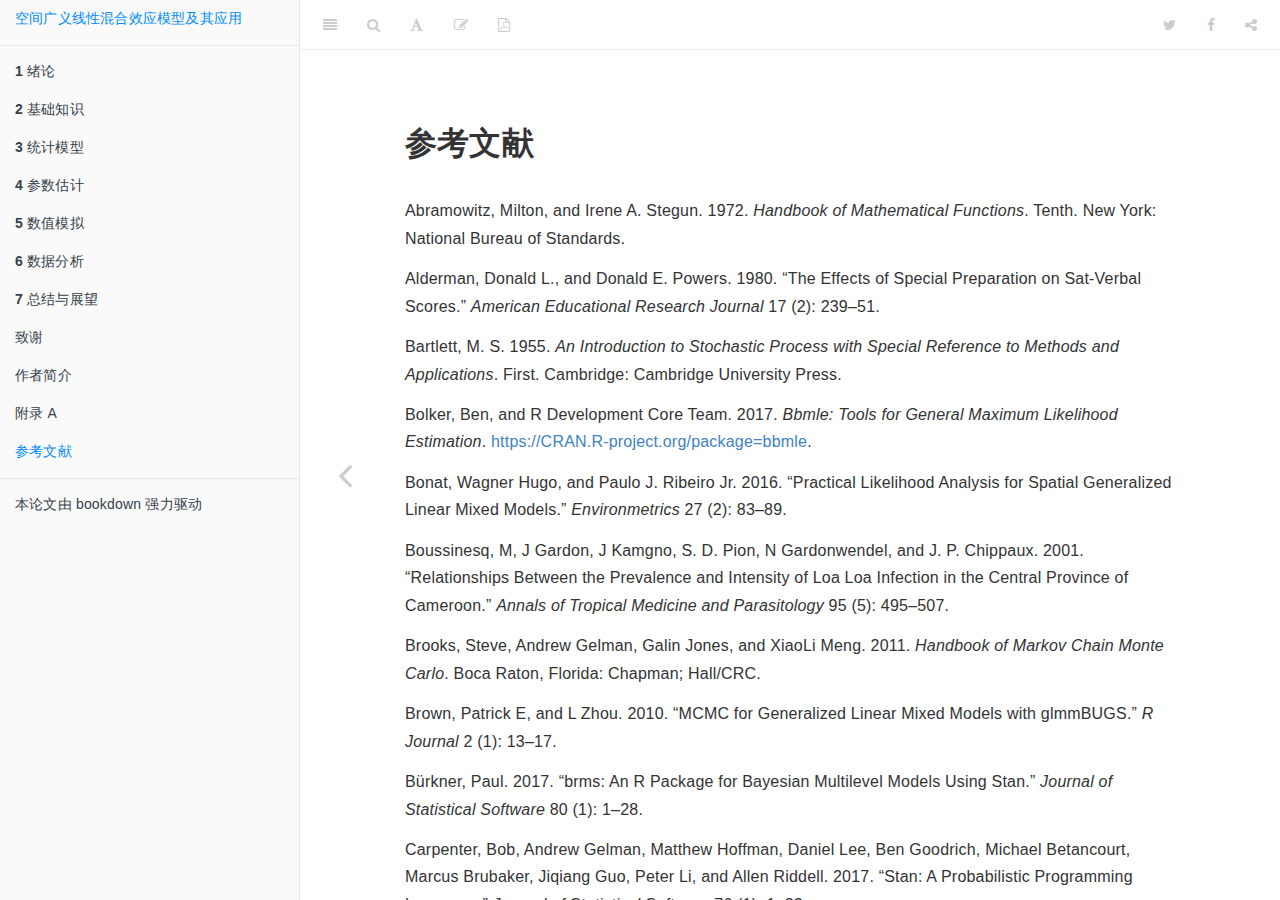
<file: references.html>
<!DOCTYPE html>
<html >

<head>

  <meta charset="UTF-8">
  <meta http-equiv="X-UA-Compatible" content="IE=edge">
  <title>参考文献 | Master Thesis Template</title>
  <meta name="description" content="Spatial generalized linear mixed models, Stationary Spatial Gaussian Process, Stan platform, Markov chain Monte Carlo.">
  <meta name="generator" content="bookdown  and GitBook 2.6.7">

  <meta property="og:title" content="参考文献 | Master Thesis Template" />
  <meta property="og:type" content="book" />
  
  <meta property="og:image" content="images/logo.png" />
  <meta property="og:description" content="Spatial generalized linear mixed models, Stationary Spatial Gaussian Process, Stan platform, Markov chain Monte Carlo." />
  <meta name="github-repo" content="XiangyunHuang/Thesis-Template-Bookdown" />

  <meta name="twitter:card" content="summary" />
  <meta name="twitter:title" content="参考文献 | Master Thesis Template" />
  
  <meta name="twitter:description" content="Spatial generalized linear mixed models, Stationary Spatial Gaussian Process, Stan platform, Markov chain Monte Carlo." />
  <meta name="twitter:image" content="images/logo.png" />

<meta name="author" content="Xiang-Yun Huang">


<meta name="date" content="2019-01-18">

  <meta name="viewport" content="width=device-width, initial-scale=1">
  <meta name="apple-mobile-web-app-capable" content="yes">
  <meta name="apple-mobile-web-app-status-bar-style" content="black">
  
  <link rel="shortcut icon" href="images/favicon.ico" type="image/x-icon">
<link rel="prev" href="appendix.html">

<script src="libs/jquery-2.2.3/jquery.min.js"></script>
<link href="libs/gitbook-2.6.7/css/style.css" rel="stylesheet" />
<link href="libs/gitbook-2.6.7/css/plugin-table.css" rel="stylesheet" />
<link href="libs/gitbook-2.6.7/css/plugin-bookdown.css" rel="stylesheet" />
<link href="libs/gitbook-2.6.7/css/plugin-highlight.css" rel="stylesheet" />
<link href="libs/gitbook-2.6.7/css/plugin-search.css" rel="stylesheet" />
<link href="libs/gitbook-2.6.7/css/plugin-fontsettings.css" rel="stylesheet" />









<style type="text/css">
a.sourceLine { display: inline-block; line-height: 1.25; }
a.sourceLine { pointer-events: none; color: inherit; text-decoration: inherit; }
a.sourceLine:empty { height: 1.2em; }
.sourceCode { overflow: visible; }
code.sourceCode { white-space: pre; position: relative; }
div.sourceCode { margin: 1em 0; }
pre.sourceCode { margin: 0; }
@media screen {
div.sourceCode { overflow: auto; }
}
@media print {
code.sourceCode { white-space: pre-wrap; }
a.sourceLine { text-indent: -1em; padding-left: 1em; }
}
pre.numberSource a.sourceLine
  { position: relative; left: -4em; }
pre.numberSource a.sourceLine::before
  { content: attr(title);
    position: relative; left: -1em; text-align: right; vertical-align: baseline;
    border: none; pointer-events: all; display: inline-block;
    -webkit-touch-callout: none; -webkit-user-select: none;
    -khtml-user-select: none; -moz-user-select: none;
    -ms-user-select: none; user-select: none;
    padding: 0 4px; width: 4em;
    color: #aaaaaa;
  }
pre.numberSource { margin-left: 3em; border-left: 1px solid #aaaaaa;  padding-left: 4px; }
div.sourceCode
  {  }
@media screen {
a.sourceLine::before { text-decoration: underline; }
}
code span.al { color: #ff0000; font-weight: bold; } /* Alert */
code span.an { color: #60a0b0; font-weight: bold; font-style: italic; } /* Annotation */
code span.at { color: #7d9029; } /* Attribute */
code span.bn { color: #40a070; } /* BaseN */
code span.bu { } /* BuiltIn */
code span.cf { color: #007020; font-weight: bold; } /* ControlFlow */
code span.ch { color: #4070a0; } /* Char */
code span.cn { color: #880000; } /* Constant */
code span.co { color: #60a0b0; font-style: italic; } /* Comment */
code span.cv { color: #60a0b0; font-weight: bold; font-style: italic; } /* CommentVar */
code span.do { color: #ba2121; font-style: italic; } /* Documentation */
code span.dt { color: #902000; } /* DataType */
code span.dv { color: #40a070; } /* DecVal */
code span.er { color: #ff0000; font-weight: bold; } /* Error */
code span.ex { } /* Extension */
code span.fl { color: #40a070; } /* Float */
code span.fu { color: #06287e; } /* Function */
code span.im { } /* Import */
code span.in { color: #60a0b0; font-weight: bold; font-style: italic; } /* Information */
code span.kw { color: #007020; font-weight: bold; } /* Keyword */
code span.op { color: #666666; } /* Operator */
code span.ot { color: #007020; } /* Other */
code span.pp { color: #bc7a00; } /* Preprocessor */
code span.sc { color: #4070a0; } /* SpecialChar */
code span.ss { color: #bb6688; } /* SpecialString */
code span.st { color: #4070a0; } /* String */
code span.va { color: #19177c; } /* Variable */
code span.vs { color: #4070a0; } /* VerbatimString */
code span.wa { color: #60a0b0; font-weight: bold; font-style: italic; } /* Warning */
</style>

<link rel="stylesheet" href="style.css" type="text/css" />
</head>

<body>



  <div class="book without-animation with-summary font-size-2 font-family-1" data-basepath=".">

    <div class="book-summary">
      <nav role="navigation">

<ul class="summary">
<li><a href="./">空间广义线性混合效应模型及其应用</a></li>

<li class="divider"></li>
<li class="chapter" data-level="1" data-path="index.html"><a href="index.html"><i class="fa fa-check"></i><b>1</b> 绪论</a><ul>
<li class="chapter" data-level="1.1" data-path="index.html"><a href="index.html#reviews"><i class="fa fa-check"></i><b>1.1</b> 文献综述</a></li>
<li class="chapter" data-level="1.2" data-path="index.html"><a href="index.html#stracture"><i class="fa fa-check"></i><b>1.2</b> 论文结构</a></li>
</ul></li>
<li class="chapter" data-level="2" data-path="prepare.html"><a href="prepare.html"><i class="fa fa-check"></i><b>2</b> 基础知识</a><ul>
<li class="chapter" data-level="2.1" data-path="prepare.html"><a href="prepare.html#sec:exp"><i class="fa fa-check"></i><b>2.1</b> 指数族</a></li>
<li class="chapter" data-level="2.2" data-path="prepare.html"><a href="prepare.html#sec:lse"><i class="fa fa-check"></i><b>2.2</b> 最小二乘估计</a></li>
<li class="chapter" data-level="2.3" data-path="prepare.html"><a href="prepare.html#sec:def-mle"><i class="fa fa-check"></i><b>2.3</b> 极大似然估计</a></li>
<li class="chapter" data-level="2.4" data-path="prepare.html"><a href="prepare.html#sec:stationary-gaussian-process"><i class="fa fa-check"></i><b>2.4</b> 平稳高斯过程</a></li>
<li class="chapter" data-level="2.5" data-path="prepare.html"><a href="prepare.html#sec:bayes-prior"><i class="fa fa-check"></i><b>2.5</b> 先验和后验分布</a></li>
<li class="chapter" data-level="2.6" data-path="prepare.html"><a href="prepare.html#sec:bayes-estimates"><i class="fa fa-check"></i><b>2.6</b> 常用贝叶斯估计</a></li>
<li class="chapter" data-level="2.7" data-path="prepare.html"><a href="prepare.html#sec:foundations"><i class="fa fa-check"></i><b>2.7</b> 本章小结</a></li>
</ul></li>
<li class="chapter" data-level="3" data-path="models.html"><a href="models.html"><i class="fa fa-check"></i><b>3</b> 统计模型</a><ul>
<li class="chapter" data-level="3.1" data-path="models.html"><a href="models.html#sec:Linear-Models"><i class="fa fa-check"></i><b>3.1</b> 简单线性模型</a></li>
<li class="chapter" data-level="3.2" data-path="models.html"><a href="models.html#sec:Generalized-Linear-Models"><i class="fa fa-check"></i><b>3.2</b> 广义线性模型</a></li>
<li class="chapter" data-level="3.3" data-path="models.html"><a href="models.html#sec:Generalized-Linear-Mixed-Effects-Models"><i class="fa fa-check"></i><b>3.3</b> 广义线性混合效应模型</a></li>
<li class="chapter" data-level="3.4" data-path="models.html"><a href="models.html#sec:Spatial-Generalized-linear-mixed-effects-models"><i class="fa fa-check"></i><b>3.4</b> 空间广义线性混合效应模型</a><ul>
<li class="chapter" data-level="3.4.1" data-path="models.html"><a href="models.html#subsec:structure-sglmm"><i class="fa fa-check"></i><b>3.4.1</b> 模型结构</a></li>
<li class="chapter" data-level="3.4.2" data-path="models.html"><a href="models.html#subsec:covariance-function"><i class="fa fa-check"></i><b>3.4.2</b> 自协方差函数</a></li>
<li class="chapter" data-level="3.4.3" data-path="models.html"><a href="models.html#subsec:identify"><i class="fa fa-check"></i><b>3.4.3</b> 模型识别</a></li>
<li class="chapter" data-level="3.4.4" data-path="models.html"><a href="models.html#subsec:prior-sglmm"><i class="fa fa-check"></i><b>3.4.4</b> 先验分布</a></li>
</ul></li>
<li class="chapter" data-level="3.5" data-path="models.html"><a href="models.html#sec:models"><i class="fa fa-check"></i><b>3.5</b> 本章小结</a></li>
</ul></li>
<li class="chapter" data-level="4" data-path="algorithms.html"><a href="algorithms.html"><i class="fa fa-check"></i><b>4</b> 参数估计</a><ul>
<li class="chapter" data-level="4.1" data-path="algorithms.html"><a href="algorithms.html#sec:mle"><i class="fa fa-check"></i><b>4.1</b> 极大似然估计</a></li>
<li class="chapter" data-level="4.2" data-path="algorithms.html"><a href="algorithms.html#sec:profile-likelihood"><i class="fa fa-check"></i><b>4.2</b> 剖面似然估计</a></li>
<li class="chapter" data-level="4.3" data-path="algorithms.html"><a href="algorithms.html#sec:Laplace-approximation"><i class="fa fa-check"></i><b>4.3</b> 拉普拉斯近似</a></li>
<li class="chapter" data-level="4.4" data-path="algorithms.html"><a href="algorithms.html#sec:algrithms"><i class="fa fa-check"></i><b>4.4</b> 参数估计的算法</a><ul>
<li class="chapter" data-level="4.4.1" data-path="algorithms.html"><a href="algorithms.html#subsec:LA"><i class="fa fa-check"></i><b>4.4.1</b> 拉普拉斯近似极大似然算法</a></li>
<li class="chapter" data-level="4.4.2" data-path="algorithms.html"><a href="algorithms.html#subsec:MCML"><i class="fa fa-check"></i><b>4.4.2</b> 蒙特卡罗极大似然算法</a></li>
<li class="chapter" data-level="4.4.3" data-path="algorithms.html"><a href="algorithms.html#sec:MCMC"><i class="fa fa-check"></i><b>4.4.3</b> 贝叶斯 Langevin-Hastings 算法</a></li>
<li class="chapter" data-level="4.4.4" data-path="algorithms.html"><a href="algorithms.html#LowRank"><i class="fa fa-check"></i><b>4.4.4</b> 低秩近似算法</a></li>
</ul></li>
<li class="chapter" data-level="4.5" data-path="algorithms.html"><a href="algorithms.html#sec:stan-hmc"><i class="fa fa-check"></i><b>4.5</b> 贝叶斯 Stan-HMC 算法</a><ul>
<li class="chapter" data-level="4.5.1" data-path="algorithms.html"><a href="algorithms.html#subsec:Curse-of-Dimensionality"><i class="fa fa-check"></i><b>4.5.1</b> 蒙特卡罗积分</a></li>
<li class="chapter" data-level="4.5.2" data-path="algorithms.html"><a href="algorithms.html#subsec:motivations"><i class="fa fa-check"></i><b>4.5.2</b> 背景和意义</a></li>
<li class="chapter" data-level="4.5.3" data-path="algorithms.html"><a href="algorithms.html#subsec:stan-samplers"><i class="fa fa-check"></i><b>4.5.3</b> Stan 简介</a></li>
<li class="chapter" data-level="4.5.4" data-path="algorithms.html"><a href="algorithms.html#subsec:stan-hmc"><i class="fa fa-check"></i><b>4.5.4</b> 实现过程</a></li>
</ul></li>
<li class="chapter" data-level="4.6" data-path="algorithms.html"><a href="algorithms.html#subsec:sglmm-with-r"><i class="fa fa-check"></i><b>4.6</b> 实现参数估计的 R 包</a></li>
<li class="chapter" data-level="4.7" data-path="algorithms.html"><a href="algorithms.html#sec:estimations"><i class="fa fa-check"></i><b>4.7</b> 本章小结</a></li>
</ul></li>
<li class="chapter" data-level="5" data-path="simulations.html"><a href="simulations.html"><i class="fa fa-check"></i><b>5</b> 数值模拟</a><ul>
<li class="chapter" data-level="5.1" data-path="simulations.html"><a href="simulations.html#spatial-gaussian-processes"><i class="fa fa-check"></i><b>5.1</b> 平稳空间高斯过程</a><ul>
<li class="chapter" data-level="5.1.1" data-path="simulations.html"><a href="simulations.html#sim-one-gp"><i class="fa fa-check"></i><b>5.1.1</b> 一维平稳空间高斯过程</a></li>
<li class="chapter" data-level="5.1.2" data-path="simulations.html"><a href="simulations.html#sim-two-gp"><i class="fa fa-check"></i><b>5.1.2</b> 二维平稳空间高斯过程</a></li>
</ul></li>
<li class="chapter" data-level="5.2" data-path="simulations.html"><a href="simulations.html#sim-sglmm"><i class="fa fa-check"></i><b>5.2</b> 空间广义线性混合效应模型</a><ul>
<li class="chapter" data-level="5.2.1" data-path="simulations.html"><a href="simulations.html#sim-binomal-sglmm"><i class="fa fa-check"></i><b>5.2.1</b> 响应变量服从二项分布</a></li>
<li class="chapter" data-level="5.2.2" data-path="simulations.html"><a href="simulations.html#possion-sglmm"><i class="fa fa-check"></i><b>5.2.2</b> 响应变量服从泊松分布</a></li>
</ul></li>
<li class="chapter" data-level="5.3" data-path="simulations.html"><a href="simulations.html#sec:simulations"><i class="fa fa-check"></i><b>5.3</b> 本章小结</a></li>
</ul></li>
<li class="chapter" data-level="6" data-path="applications.html"><a href="applications.html"><i class="fa fa-check"></i><b>6</b> 数据分析</a><ul>
<li class="chapter" data-level="6.1" data-path="applications.html"><a href="applications.html#sec:spatial-random-effects"><i class="fa fa-check"></i><b>6.1</b> 小麦产量的空间分布</a></li>
<li class="chapter" data-level="6.2" data-path="applications.html"><a href="applications.html#case-rongelap"><i class="fa fa-check"></i><b>6.2</b> 核污染浓度的空间分布</a></li>
<li class="chapter" data-level="6.3" data-path="applications.html"><a href="applications.html#sec:cases"><i class="fa fa-check"></i><b>6.3</b> 本章小结</a></li>
</ul></li>
<li class="chapter" data-level="7" data-path="summary.html"><a href="summary.html"><i class="fa fa-check"></i><b>7</b> 总结与展望</a></li>
<li class="chapter" data-level="" data-path="ack.html"><a href="ack.html"><i class="fa fa-check"></i>致谢</a></li>
<li class="chapter" data-level="" data-path="author.html"><a href="author.html"><i class="fa fa-check"></i>作者简介</a></li>
<li class="chapter" data-level="" data-path="appendix.html"><a href="appendix.html"><i class="fa fa-check"></i>附录 A</a><ul>
<li class="chapter" data-level="" data-path="appendix.html"><a href="appendix.html#tables-simulations"><i class="fa fa-check"></i>表格</a></li>
<li class="chapter" data-level="" data-path="appendix.html"><a href="appendix.html#simulate-code"><i class="fa fa-check"></i>代码</a></li>
</ul></li>
<li class="chapter" data-level="" data-path="references.html"><a href="references.html"><i class="fa fa-check"></i>参考文献</a></li>
<li class="divider"></li>
<li><a href="https://github.com/rstudio/bookdown" target="blank">本论文由 bookdown 强力驱动</a></li>

</ul>

      </nav>
    </div>

    <div class="book-body">
      <div class="body-inner">
        <div class="book-header" role="navigation">
          <h1>
            <i class="fa fa-circle-o-notch fa-spin"></i><a href="./">Master Thesis Template</a>
          </h1>
        </div>

        <div class="page-wrapper" tabindex="-1" role="main">
          <div class="page-inner">

            <section class="normal" id="section-">
<div id="references" class="section level1 unnumbered">
<h1>参考文献</h1>

<div id="refs" class="references">
<div>
<p>Abramowitz, Milton, and Irene A. Stegun. 1972. <em>Handbook of Mathematical Functions</em>. Tenth. New York: National Bureau of Standards.</p>
</div>
<div>
<p>Alderman, Donald L., and Donald E. Powers. 1980. “The Effects of Special Preparation on Sat-Verbal Scores.” <em>American Educational Research Journal</em> 17 (2): 239–51.</p>
</div>
<div>
<p>Bartlett, M. S. 1955. <em>An Introduction to Stochastic Process with Special Reference to Methods and Applications</em>. First. Cambridge: Cambridge University Press.</p>
</div>
<div>
<p>Bolker, Ben, and R Development Core Team. 2017. <em>Bbmle: Tools for General Maximum Likelihood Estimation</em>. <a href="https://CRAN.R-project.org/package=bbmle">https://CRAN.R-project.org/package=bbmle</a>.</p>
</div>
<div>
<p>Bonat, Wagner Hugo, and Paulo J. Ribeiro Jr. 2016. “Practical Likelihood Analysis for Spatial Generalized Linear Mixed Models.” <em>Environmetrics</em> 27 (2): 83–89.</p>
</div>
<div>
<p>Boussinesq, M, J Gardon, J Kamgno, S. D. Pion, N Gardonwendel, and J. P. Chippaux. 2001. “Relationships Between the Prevalence and Intensity of Loa Loa Infection in the Central Province of Cameroon.” <em>Annals of Tropical Medicine and Parasitology</em> 95 (5): 495–507.</p>
</div>
<div>
<p>Brooks, Steve, Andrew Gelman, Galin Jones, and XiaoLi Meng. 2011. <em>Handbook of Markov Chain Monte Carlo</em>. Boca Raton, Florida: Chapman; Hall/CRC.</p>
</div>
<div>
<p>Brown, Patrick E, and L Zhou. 2010. “MCMC for Generalized Linear Mixed Models with glmmBUGS.” <em>R Journal</em> 2 (1): 13–17.</p>
</div>
<div>
<p>Bürkner, Paul. 2017. “brms: An R Package for Bayesian Multilevel Models Using Stan.” <em>Journal of Statistical Software</em> 80 (1): 1–28.</p>
</div>
<div>
<p>Carpenter, Bob, Andrew Gelman, Matthew Hoffman, Daniel Lee, Ben Goodrich, Michael Betancourt, Marcus Brubaker, Jiqiang Guo, Peter Li, and Allen Riddell. 2017. “Stan: A Probabilistic Programming Language.” <em>Journal of Statistical Software</em> 76 (1): 1–32.</p>
</div>
<div>
<p>Christensen, O.F., and P.J. Ribeiro Jr. 2002. “geoRglm: A Package for Generalised Linear Spatial Models.” <em>R News</em> 2 (2): 26–28.</p>
</div>
<div>
<p>Christensen, Ole F. 2004. “Monte Carlo Maximum Likelihood in Model-Based Geostatistics.” <em>Journal of Computational and Graphical Statistics</em> 13 (3): 702–18.</p>
</div>
<div>
<p>Christensen, Ole F, Gareth O Roberts, and Martin Sköld. 2006. “Robust Markov Chain Monte Carlo Methods for Spatial Generalized Linear Mixed Models.” <em>Journal of Computational and Graphical Statistics</em> 15 (1): 1–17.</p>
</div>
<div>
<p>Cressie, Noel A. C. 1993. <em>Statistics for Spatial Data</em>. Revised. London: John Wiley; Sons Inc.</p>
</div>
<div>
<p>Diggle, Peter J., and Emanuele Giorgi. 2016. “Model-Based Geostatistics for Prevalence Mapping in Low-Resource Settings.” <em>Journal of the American Statistical Association</em> 111 (515): 1096–1120.</p>
</div>
<div>
<p>Diggle, Peter J., Patrick Heagerty, Kung-Yee Liang, and Scott L. Zeger. n.d. <em>Analysis of Longitudinal Data</em>. Second. New York: Oxford University Press.</p>
</div>
<div>
<p>Diggle, Peter J., Rana Moyeed, Barry Rowlingson, and Madeleine Thomson. 2002. “Childhood Malaria in the Gambia: A Case-Study in Model-Based Geostatistics.” <em>Journal of the Royal Statistical Society, Series C</em> 51 (4): 493–506.</p>
</div>
<div>
<p>Diggle, Peter J., and Paulo J. Ribeiro Jr. n.d. <em>Model-Based Geostatistics</em>. New York, NY: Springer-Verlag.</p>
</div>
<div>
<p>Diggle, Peter J., J. A. Tawn, and R. A. Moyeed. 1998. “Model-Based Geostatistics.” <em>Journal of the Royal Statistical Society, Series C</em> 47 (3): 299–350.</p>
</div>
<div>
<p>Diggle, P. J., M. C. Thomson, O. F. Christensen, B. Rowlingson, V. Obsomer, J. Gardon, S. Wanji, et al. 2007. “Spatial Modelling and the Prediction of Loa Loa Risk: Decision Making Under Uncertainty.” <em>Annals of Tropical Medicine and Parasitology</em> 101 (6): 499–509.</p>
</div>
<div>
<p>Finley, Andrew O., Sudipto Banerjee, and Alan E.Gelfand. 2015. “spBayes for Large Univariate and Multivariate Point-Referenced Spatio-Temporal Data Models.” <em>Journal of Statistical Software</em> 63 (13): 1–28.</p>
</div>
<div>
<p>Gardon, J, N Gardon-Wendel, Demanga-Ngangue, J Kamgno, J. P. Chippaux, and M Boussinesq. 1997. “Serious Reactions After Mass Treatment of Onchocerciasis with Ivermectin in an Area Endemic for Loa Loa Infection.” <em>Lancet</em> 350 (9070): 18–22.</p>
</div>
<div>
<p>Gelman, Andrew, John B. Carlin, Hal S. Stern, David B. Dunson, Aki Vehtari, and Donald B. Rubin. 2013. <em>Bayesian Data Analysis</em>. Third. Boca Raton, Florida: Chapman; Hall/CRC.</p>
</div>
<div>
<p>Gelman, Andrew, John B. Carlin, Hal S. Stern, and Donald B. Rubin. 2003. <em>Bayesian Data Analysis</em>. Second. London: Chapman; Hall/CRC.</p>
</div>
<div>
<p>Geyer, Charles J. 1994. “On the Convergence of Monte Carlo Maximum Likelihood Calculations.” <em>Journal of the Royal Statistical Society, Series B</em> 56 (1): 261–74.</p>
</div>
<div>
<p>Giorgi, Emanuele, and Peter J. Diggle. 2017. “PrevMap: An R Package for Prevalence Mapping.” <em>Journal of Statistical Software</em> 78 (8): 1–29.</p>
</div>
<div>
<p>Hoffman, Matthew D., and Andrew Gelman. 2014. “The No-U-Turn Sampler: Adaptively Setting Path Lengths in Hamiltonian Monte Carlo.” <em>Journal of Machine Learning Research</em> 15 (1): 1593–1623.</p>
</div>
<div>
<p>Kass, Robert E., and Larry Wasserman. 1996. “The Selection of Prior Distributions by Formal Rules.” <em>Journal of the American Statistical Association</em> 91 (435): 1343–70.</p>
</div>
<div>
<p>Krige, D. G. 1951. “A Statistical Approach to Some Basic Mine Valuation Problems on the Witwatersrand.” <em>Journal of the Chemical, Metallurgical and Mining Society of South Africa</em> 52 (6): 119–39.</p>
</div>
<div>
<p>Lindgren, Finn, and Håvard Rue. 2015. “Bayesian Spatial Modelling with R-INLA.” <em>Journal of Statistical Software</em> 63 (19): 1–25.</p>
</div>
<div>
<p>Lindgren, Finn, Håvard Rue, and Johan Lindström. 2011. “An Explicit Link Between Gaussian Fields and Gaussian Markov Random Fields: The Stochastic Partial Differential Equation Approach (with Discussion).” <em>Journal of the Royal Statistical Society, Series B</em> 73 (4): 423–98.</p>
</div>
<div>
<p>Lunn, David, David Spiegelhalter, Andrew Thomas, and Nicky Best. 2009. “The BUGS Project: Evolution, Critique and Future Directions.” <em>Statistics in Medicine</em> 28 (25): 3049–67.</p>
</div>
<div>
<p>Marta Blangiardo, Michela Cameletti. n.d. <em>Spatial and Spatio-Temporal Bayesian Models with R-INLA</em>. Chichester, UK: John Wiley; Sons Inc.</p>
</div>
<div>
<p>McCullagh, Peter, and John Nelder. 1989. <em>Generalized Linear Models</em>. Second. London: Chapman; Hall/CRC.</p>
</div>
<div>
<p>Natarajan, Ranjini, and Charles E. McCulloch. 1995. “A Note on the Existence of the Posterior Distribution for a Class of Mixed Models for Binomial Responses.” <em>Biometrika</em> 82 (3): 639–43.</p>
</div>
<div>
<p>Nelder, John A., and R. W. M. Wedderburn. 1972. “Generalized Linear Models.” <em>Journal of the Royal Statistical Society, Series A</em> 135 (3): 370–84.</p>
</div>
<div>
<p>Papaspiliopoulos, Omiros. 2003. “Non-Centered Parameterisations for Data Augmentation and Hierarchical Models with Applications to Inference for Lèvy-Based Stochastic Volatility Models.” PhD thesis, Lancaster: Lancaster University.</p>
</div>
<div>
<p>Pinheiro, Jos C., and Douglas M. Bates. 2000. <em>Mixed-Effects Models in S and S-PLUS</em>. New York, NY: Springer-Verlag.</p>
</div>
<div>
<p>Plummer, Martyn, Nicky Best, Kate Cowles, and Karen Vines. 2006. “coda: Convergence Diagnosis and Output Analysis for MCMC.” <em>R News</em> 6 (1): 7–11.</p>
</div>
<div>
<p>Ribeiro Jr., Paulo J., and Peter J. Diggle. 2001. “geoR: A Package for Geostatistical Analysis.” <em>R News</em> 1 (2): 14–18.</p>
</div>
<div>
<p>Rubin, Donald B. 1981. “Estimation in Parallel Randomized Experiments.” <em>Journal of Educational Statistics</em> 6 (4): 377–401.</p>
</div>
<div>
<p>Rue, Håvard, Sara Martino, and Nicholas Chopin. 2009. “Approximate Bayesian Inference for Latent Gaussian Models Using Integrated Nested Laplace Approximations (with Discussion).” <em>Journal of the Royal Statistical Society, Series B</em> 71 (2): 319–92.</p>
</div>
<div>
<p>Schlather, Martin, Alexander Malinowski, Peter J. Menck, Marco Oesting, and Kirstin Strokorb. 2015. “Analysis, Simulation and Prediction of Multivariate Random Fields with Package RandomFields.” <em>Journal of Statistical Software</em> 63 (8): 1–25.</p>
</div>
<div>
<p>Schlüter, Daniela K, Martial L Ndeffombah, Innocent Takougang, and et al. 2016. “Using Community-Level Prevalence of Loa Loa Infection to Predict the Proportion of Highly-Infected Individuals: Statistical Modelling to Support Lymphatic Filariasis and Onchocerciasis Elimination Programs.” <em>Plos Neglected Tropical Diseases</em> 10 (12): 1–15.</p>
</div>
<div>
<p>Stroup, Walter W., and P. Stephen Baenziger. 1994. “Removing Spatial Variation from Yield Trials: A Comparison of Methods.” <em>Crop Science</em> 34 (1): 63–66.</p>
</div>
<div>
<p>Takougang, I, M Meremikwu, S Wandji, E. V. Yenshu, B Aripko, S. B. Lamlenn, B. L. Eka, P Enyong, J Meli, and O Kale. 2002. “Rapid Assessment Method for Prevalence and Intensity of Loa Loa Infection.” <em>Bulletin of the World Health Organization</em> 80 (11): 852–58.</p>
</div>
<div>
<p>Tierney, Luke, and Joseph B. Kadane. 1986. “Accurate Approximations for Posterior Moments and Marginal Densities.” <em>Journal of the American Statistical Association</em> 81 (393): 82–86.</p>
</div>
<div>
<p>Warnes, J. J., and B. D. Ripley. 1987. “Problems with Likelihood Estimation of Covariance Functions of Spatial Gaussian Processes.” <em>Biometrika</em> 74 (3): 640–42.</p>
</div>
<div>
<p>Xiaofeng Wang, Ryan Yue, and Julian Faraway. n.d. <em>Bayesian Regression with INLA</em>. Boca Raton, Florida: Chapman; Hall/CRC.</p>
</div>
<div>
<p>Yang, Jian, Beben Benyamin, Brian P Mcevoy, Scott Gordon, Anjali K Henders, Dale R Nyholt, Pamela A Madden, Andrew C Heath, Nicholas G Martin, and Grant W Montgomery. 2010. “Common Snps Explain a Large Proportion of Heritability for Human Height.” <em>Nature Genetics</em> 42 (7): 565–69.</p>
</div>
<div>
<p>Zhang, Hao. 2002. “On Estimation and Prediction for Spatial Generalized Linear Mixed Models.” <em>Biometrics</em> 58 (1): 129–36.</p>
</div>
<div>
<p>王松桂, 史建红, 尹素菊, and 吴密霞. 2004. <em>线性模型引论</em>. 北京: 科学出版社.</p>
</div>
<div>
<p>茆诗松, 王静龙, and 濮晓龙. 2006. <em>高等数理统计</em>. 第二版. 北京: 高等教育出版社.</p>
</div>
<div>
<p>谢益辉. 2008. “用局部加权回归散点平滑法观察二维变量之间的关系.” <a href="https://cosx.org/2008/11/lowess-to-explore-bivariate-correlation-by-yihui">https://cosx.org/2008/11/lowess-to-explore-bivariate-correlation-by-yihui</a>.</p>
</div>
<div>
<p>陈希孺. 2011. <em>广义线性模型的拟似然法</em>. 合肥: 中国科学技术大学出版社.</p>
</div>
<div>
<p>黄湘云. 2016. “R 语言做符号计算.” <a href="https://cosx.org/2016/07/r-symbol-calculate">https://cosx.org/2016/07/r-symbol-calculate</a>.</p>
</div>
<div>
<p>———. 2017. “随机数生成及其在统计模拟中的应用.” <a href="https://cosx.org/2017/05/random-number-generation">https://cosx.org/2017/05/random-number-generation</a>.</p>
</div>
</div>
</div>








            </section>

          </div>
        </div>
      </div>
<a href="appendix.html" class="navigation navigation-prev navigation-unique" aria-label="Previous page"><i class="fa fa-angle-left"></i></a>

    </div>
  </div>
<script src="libs/gitbook-2.6.7/js/app.min.js"></script>
<script src="libs/gitbook-2.6.7/js/lunr.js"></script>
<script src="libs/gitbook-2.6.7/js/plugin-search.js"></script>
<script src="libs/gitbook-2.6.7/js/plugin-sharing.js"></script>
<script src="libs/gitbook-2.6.7/js/plugin-fontsettings.js"></script>
<script src="libs/gitbook-2.6.7/js/plugin-bookdown.js"></script>
<script src="libs/gitbook-2.6.7/js/jquery.highlight.js"></script>
<script>
gitbook.require(["gitbook"], function(gitbook) {
gitbook.start({
"sharing": {
"github": false,
"facebook": true,
"twitter": true,
"google": false,
"linkedin": false,
"weibo": false,
"instapaper": false,
"vk": false,
"all": ["facebook", "google", "twitter", "linkedin", "weibo", "instapaper"]
},
"fontsettings": {
"theme": "white",
"family": "sans",
"size": 2
},
"edit": {
"link": "https://github.com/XiangyunHuang/Thesis-Template-Bookdown/edit/master/10-references.Rmd",
"text": "缂栬緫"
},
"history": {
"link": null,
"text": null
},
"download": ["Thesis-Template-Bookdown.pdf"],
"toc": {
"collapse": "section"
}
});
});
</script>

<!-- dynamically load mathjax for compatibility with self-contained -->
<script>
  (function () {
    var script = document.createElement("script");
    script.type = "text/javascript";
    var src = "true";
    if (src === "" || src === "true") src = "https://mathjax.rstudio.com/latest/MathJax.js?config=TeX-MML-AM_CHTML";
    if (location.protocol !== "file:" && /^https?:/.test(src))
      src = src.replace(/^https?:/, '');
    script.src = src;
    document.getElementsByTagName("head")[0].appendChild(script);
  })();
</script>
</body>

</html>
</file>
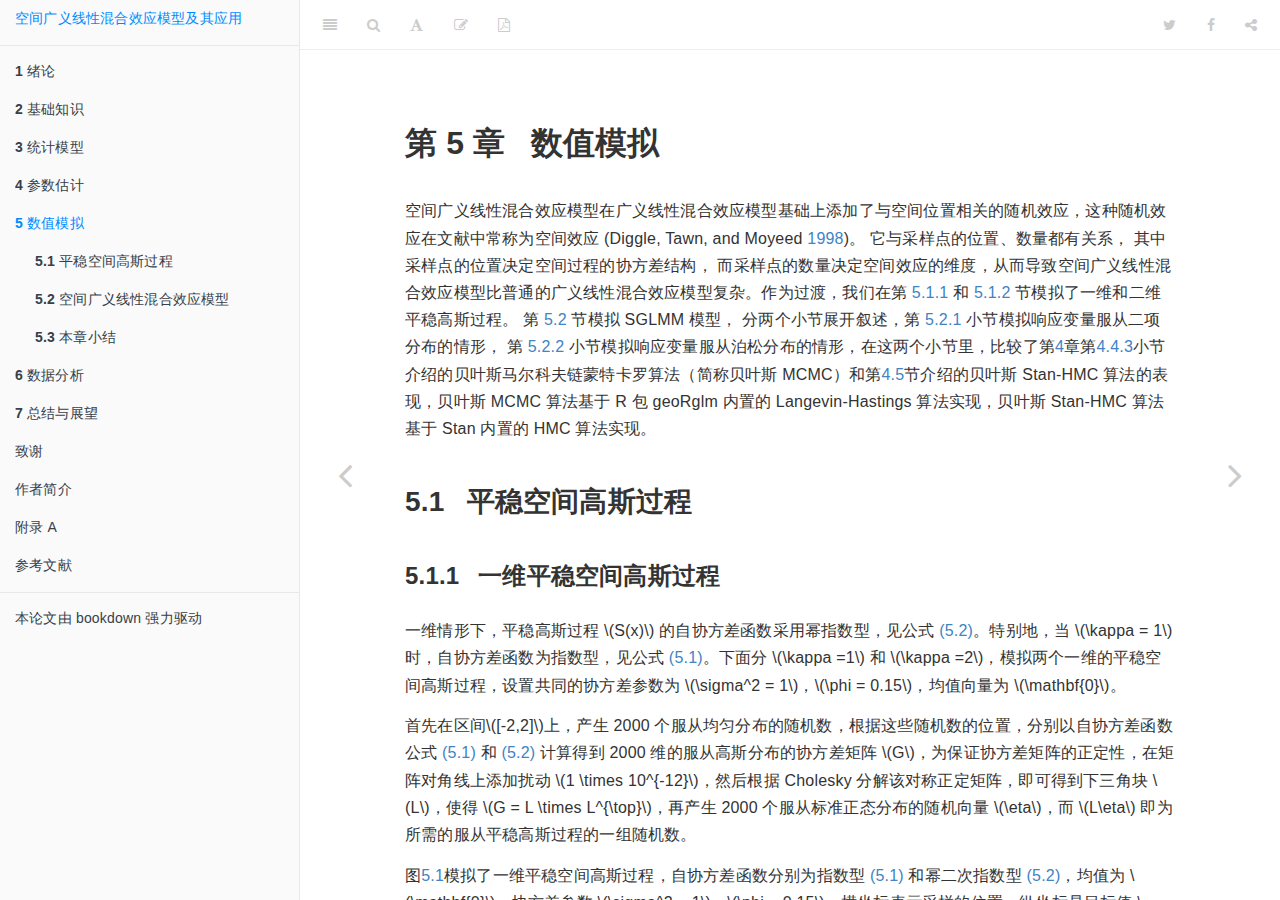
<file: simulations.html>
<!DOCTYPE html>
<html >

<head>

  <meta charset="UTF-8">
  <meta http-equiv="X-UA-Compatible" content="IE=edge">
  <title>第 5 章 数值模拟 | Master Thesis Template</title>
  <meta name="description" content="Spatial generalized linear mixed models, Stationary Spatial Gaussian Process, Stan platform, Markov chain Monte Carlo.">
  <meta name="generator" content="bookdown  and GitBook 2.6.7">

  <meta property="og:title" content="第 5 章 数值模拟 | Master Thesis Template" />
  <meta property="og:type" content="book" />
  
  <meta property="og:image" content="images/logo.png" />
  <meta property="og:description" content="Spatial generalized linear mixed models, Stationary Spatial Gaussian Process, Stan platform, Markov chain Monte Carlo." />
  <meta name="github-repo" content="XiangyunHuang/Thesis-Template-Bookdown" />

  <meta name="twitter:card" content="summary" />
  <meta name="twitter:title" content="第 5 章 数值模拟 | Master Thesis Template" />
  
  <meta name="twitter:description" content="Spatial generalized linear mixed models, Stationary Spatial Gaussian Process, Stan platform, Markov chain Monte Carlo." />
  <meta name="twitter:image" content="images/logo.png" />

<meta name="author" content="Xiang-Yun Huang">


<meta name="date" content="2019-01-18">

  <meta name="viewport" content="width=device-width, initial-scale=1">
  <meta name="apple-mobile-web-app-capable" content="yes">
  <meta name="apple-mobile-web-app-status-bar-style" content="black">
  
  <link rel="shortcut icon" href="images/favicon.ico" type="image/x-icon">
<link rel="prev" href="algorithms.html">
<link rel="next" href="applications.html">
<script src="libs/jquery-2.2.3/jquery.min.js"></script>
<link href="libs/gitbook-2.6.7/css/style.css" rel="stylesheet" />
<link href="libs/gitbook-2.6.7/css/plugin-table.css" rel="stylesheet" />
<link href="libs/gitbook-2.6.7/css/plugin-bookdown.css" rel="stylesheet" />
<link href="libs/gitbook-2.6.7/css/plugin-highlight.css" rel="stylesheet" />
<link href="libs/gitbook-2.6.7/css/plugin-search.css" rel="stylesheet" />
<link href="libs/gitbook-2.6.7/css/plugin-fontsettings.css" rel="stylesheet" />









<style type="text/css">
a.sourceLine { display: inline-block; line-height: 1.25; }
a.sourceLine { pointer-events: none; color: inherit; text-decoration: inherit; }
a.sourceLine:empty { height: 1.2em; }
.sourceCode { overflow: visible; }
code.sourceCode { white-space: pre; position: relative; }
div.sourceCode { margin: 1em 0; }
pre.sourceCode { margin: 0; }
@media screen {
div.sourceCode { overflow: auto; }
}
@media print {
code.sourceCode { white-space: pre-wrap; }
a.sourceLine { text-indent: -1em; padding-left: 1em; }
}
pre.numberSource a.sourceLine
  { position: relative; left: -4em; }
pre.numberSource a.sourceLine::before
  { content: attr(title);
    position: relative; left: -1em; text-align: right; vertical-align: baseline;
    border: none; pointer-events: all; display: inline-block;
    -webkit-touch-callout: none; -webkit-user-select: none;
    -khtml-user-select: none; -moz-user-select: none;
    -ms-user-select: none; user-select: none;
    padding: 0 4px; width: 4em;
    color: #aaaaaa;
  }
pre.numberSource { margin-left: 3em; border-left: 1px solid #aaaaaa;  padding-left: 4px; }
div.sourceCode
  {  }
@media screen {
a.sourceLine::before { text-decoration: underline; }
}
code span.al { color: #ff0000; font-weight: bold; } /* Alert */
code span.an { color: #60a0b0; font-weight: bold; font-style: italic; } /* Annotation */
code span.at { color: #7d9029; } /* Attribute */
code span.bn { color: #40a070; } /* BaseN */
code span.bu { } /* BuiltIn */
code span.cf { color: #007020; font-weight: bold; } /* ControlFlow */
code span.ch { color: #4070a0; } /* Char */
code span.cn { color: #880000; } /* Constant */
code span.co { color: #60a0b0; font-style: italic; } /* Comment */
code span.cv { color: #60a0b0; font-weight: bold; font-style: italic; } /* CommentVar */
code span.do { color: #ba2121; font-style: italic; } /* Documentation */
code span.dt { color: #902000; } /* DataType */
code span.dv { color: #40a070; } /* DecVal */
code span.er { color: #ff0000; font-weight: bold; } /* Error */
code span.ex { } /* Extension */
code span.fl { color: #40a070; } /* Float */
code span.fu { color: #06287e; } /* Function */
code span.im { } /* Import */
code span.in { color: #60a0b0; font-weight: bold; font-style: italic; } /* Information */
code span.kw { color: #007020; font-weight: bold; } /* Keyword */
code span.op { color: #666666; } /* Operator */
code span.ot { color: #007020; } /* Other */
code span.pp { color: #bc7a00; } /* Preprocessor */
code span.sc { color: #4070a0; } /* SpecialChar */
code span.ss { color: #bb6688; } /* SpecialString */
code span.st { color: #4070a0; } /* String */
code span.va { color: #19177c; } /* Variable */
code span.vs { color: #4070a0; } /* VerbatimString */
code span.wa { color: #60a0b0; font-weight: bold; font-style: italic; } /* Warning */
</style>

<link rel="stylesheet" href="style.css" type="text/css" />
</head>

<body>



  <div class="book without-animation with-summary font-size-2 font-family-1" data-basepath=".">

    <div class="book-summary">
      <nav role="navigation">

<ul class="summary">
<li><a href="./">空间广义线性混合效应模型及其应用</a></li>

<li class="divider"></li>
<li class="chapter" data-level="1" data-path="index.html"><a href="index.html"><i class="fa fa-check"></i><b>1</b> 绪论</a><ul>
<li class="chapter" data-level="1.1" data-path="index.html"><a href="index.html#reviews"><i class="fa fa-check"></i><b>1.1</b> 文献综述</a></li>
<li class="chapter" data-level="1.2" data-path="index.html"><a href="index.html#stracture"><i class="fa fa-check"></i><b>1.2</b> 论文结构</a></li>
</ul></li>
<li class="chapter" data-level="2" data-path="prepare.html"><a href="prepare.html"><i class="fa fa-check"></i><b>2</b> 基础知识</a><ul>
<li class="chapter" data-level="2.1" data-path="prepare.html"><a href="prepare.html#sec:exp"><i class="fa fa-check"></i><b>2.1</b> 指数族</a></li>
<li class="chapter" data-level="2.2" data-path="prepare.html"><a href="prepare.html#sec:lse"><i class="fa fa-check"></i><b>2.2</b> 最小二乘估计</a></li>
<li class="chapter" data-level="2.3" data-path="prepare.html"><a href="prepare.html#sec:def-mle"><i class="fa fa-check"></i><b>2.3</b> 极大似然估计</a></li>
<li class="chapter" data-level="2.4" data-path="prepare.html"><a href="prepare.html#sec:stationary-gaussian-process"><i class="fa fa-check"></i><b>2.4</b> 平稳高斯过程</a></li>
<li class="chapter" data-level="2.5" data-path="prepare.html"><a href="prepare.html#sec:bayes-prior"><i class="fa fa-check"></i><b>2.5</b> 先验和后验分布</a></li>
<li class="chapter" data-level="2.6" data-path="prepare.html"><a href="prepare.html#sec:bayes-estimates"><i class="fa fa-check"></i><b>2.6</b> 常用贝叶斯估计</a></li>
<li class="chapter" data-level="2.7" data-path="prepare.html"><a href="prepare.html#sec:foundations"><i class="fa fa-check"></i><b>2.7</b> 本章小结</a></li>
</ul></li>
<li class="chapter" data-level="3" data-path="models.html"><a href="models.html"><i class="fa fa-check"></i><b>3</b> 统计模型</a><ul>
<li class="chapter" data-level="3.1" data-path="models.html"><a href="models.html#sec:Linear-Models"><i class="fa fa-check"></i><b>3.1</b> 简单线性模型</a></li>
<li class="chapter" data-level="3.2" data-path="models.html"><a href="models.html#sec:Generalized-Linear-Models"><i class="fa fa-check"></i><b>3.2</b> 广义线性模型</a></li>
<li class="chapter" data-level="3.3" data-path="models.html"><a href="models.html#sec:Generalized-Linear-Mixed-Effects-Models"><i class="fa fa-check"></i><b>3.3</b> 广义线性混合效应模型</a></li>
<li class="chapter" data-level="3.4" data-path="models.html"><a href="models.html#sec:Spatial-Generalized-linear-mixed-effects-models"><i class="fa fa-check"></i><b>3.4</b> 空间广义线性混合效应模型</a><ul>
<li class="chapter" data-level="3.4.1" data-path="models.html"><a href="models.html#subsec:structure-sglmm"><i class="fa fa-check"></i><b>3.4.1</b> 模型结构</a></li>
<li class="chapter" data-level="3.4.2" data-path="models.html"><a href="models.html#subsec:covariance-function"><i class="fa fa-check"></i><b>3.4.2</b> 自协方差函数</a></li>
<li class="chapter" data-level="3.4.3" data-path="models.html"><a href="models.html#subsec:identify"><i class="fa fa-check"></i><b>3.4.3</b> 模型识别</a></li>
<li class="chapter" data-level="3.4.4" data-path="models.html"><a href="models.html#subsec:prior-sglmm"><i class="fa fa-check"></i><b>3.4.4</b> 先验分布</a></li>
</ul></li>
<li class="chapter" data-level="3.5" data-path="models.html"><a href="models.html#sec:models"><i class="fa fa-check"></i><b>3.5</b> 本章小结</a></li>
</ul></li>
<li class="chapter" data-level="4" data-path="algorithms.html"><a href="algorithms.html"><i class="fa fa-check"></i><b>4</b> 参数估计</a><ul>
<li class="chapter" data-level="4.1" data-path="algorithms.html"><a href="algorithms.html#sec:mle"><i class="fa fa-check"></i><b>4.1</b> 极大似然估计</a></li>
<li class="chapter" data-level="4.2" data-path="algorithms.html"><a href="algorithms.html#sec:profile-likelihood"><i class="fa fa-check"></i><b>4.2</b> 剖面似然估计</a></li>
<li class="chapter" data-level="4.3" data-path="algorithms.html"><a href="algorithms.html#sec:Laplace-approximation"><i class="fa fa-check"></i><b>4.3</b> 拉普拉斯近似</a></li>
<li class="chapter" data-level="4.4" data-path="algorithms.html"><a href="algorithms.html#sec:algrithms"><i class="fa fa-check"></i><b>4.4</b> 参数估计的算法</a><ul>
<li class="chapter" data-level="4.4.1" data-path="algorithms.html"><a href="algorithms.html#subsec:LA"><i class="fa fa-check"></i><b>4.4.1</b> 拉普拉斯近似极大似然算法</a></li>
<li class="chapter" data-level="4.4.2" data-path="algorithms.html"><a href="algorithms.html#subsec:MCML"><i class="fa fa-check"></i><b>4.4.2</b> 蒙特卡罗极大似然算法</a></li>
<li class="chapter" data-level="4.4.3" data-path="algorithms.html"><a href="algorithms.html#sec:MCMC"><i class="fa fa-check"></i><b>4.4.3</b> 贝叶斯 Langevin-Hastings 算法</a></li>
<li class="chapter" data-level="4.4.4" data-path="algorithms.html"><a href="algorithms.html#LowRank"><i class="fa fa-check"></i><b>4.4.4</b> 低秩近似算法</a></li>
</ul></li>
<li class="chapter" data-level="4.5" data-path="algorithms.html"><a href="algorithms.html#sec:stan-hmc"><i class="fa fa-check"></i><b>4.5</b> 贝叶斯 Stan-HMC 算法</a><ul>
<li class="chapter" data-level="4.5.1" data-path="algorithms.html"><a href="algorithms.html#subsec:Curse-of-Dimensionality"><i class="fa fa-check"></i><b>4.5.1</b> 蒙特卡罗积分</a></li>
<li class="chapter" data-level="4.5.2" data-path="algorithms.html"><a href="algorithms.html#subsec:motivations"><i class="fa fa-check"></i><b>4.5.2</b> 背景和意义</a></li>
<li class="chapter" data-level="4.5.3" data-path="algorithms.html"><a href="algorithms.html#subsec:stan-samplers"><i class="fa fa-check"></i><b>4.5.3</b> Stan 简介</a></li>
<li class="chapter" data-level="4.5.4" data-path="algorithms.html"><a href="algorithms.html#subsec:stan-hmc"><i class="fa fa-check"></i><b>4.5.4</b> 实现过程</a></li>
</ul></li>
<li class="chapter" data-level="4.6" data-path="algorithms.html"><a href="algorithms.html#subsec:sglmm-with-r"><i class="fa fa-check"></i><b>4.6</b> 实现参数估计的 R 包</a></li>
<li class="chapter" data-level="4.7" data-path="algorithms.html"><a href="algorithms.html#sec:estimations"><i class="fa fa-check"></i><b>4.7</b> 本章小结</a></li>
</ul></li>
<li class="chapter" data-level="5" data-path="simulations.html"><a href="simulations.html"><i class="fa fa-check"></i><b>5</b> 数值模拟</a><ul>
<li class="chapter" data-level="5.1" data-path="simulations.html"><a href="simulations.html#spatial-gaussian-processes"><i class="fa fa-check"></i><b>5.1</b> 平稳空间高斯过程</a><ul>
<li class="chapter" data-level="5.1.1" data-path="simulations.html"><a href="simulations.html#sim-one-gp"><i class="fa fa-check"></i><b>5.1.1</b> 一维平稳空间高斯过程</a></li>
<li class="chapter" data-level="5.1.2" data-path="simulations.html"><a href="simulations.html#sim-two-gp"><i class="fa fa-check"></i><b>5.1.2</b> 二维平稳空间高斯过程</a></li>
</ul></li>
<li class="chapter" data-level="5.2" data-path="simulations.html"><a href="simulations.html#sim-sglmm"><i class="fa fa-check"></i><b>5.2</b> 空间广义线性混合效应模型</a><ul>
<li class="chapter" data-level="5.2.1" data-path="simulations.html"><a href="simulations.html#sim-binomal-sglmm"><i class="fa fa-check"></i><b>5.2.1</b> 响应变量服从二项分布</a></li>
<li class="chapter" data-level="5.2.2" data-path="simulations.html"><a href="simulations.html#possion-sglmm"><i class="fa fa-check"></i><b>5.2.2</b> 响应变量服从泊松分布</a></li>
</ul></li>
<li class="chapter" data-level="5.3" data-path="simulations.html"><a href="simulations.html#sec:simulations"><i class="fa fa-check"></i><b>5.3</b> 本章小结</a></li>
</ul></li>
<li class="chapter" data-level="6" data-path="applications.html"><a href="applications.html"><i class="fa fa-check"></i><b>6</b> 数据分析</a><ul>
<li class="chapter" data-level="6.1" data-path="applications.html"><a href="applications.html#sec:spatial-random-effects"><i class="fa fa-check"></i><b>6.1</b> 小麦产量的空间分布</a></li>
<li class="chapter" data-level="6.2" data-path="applications.html"><a href="applications.html#case-rongelap"><i class="fa fa-check"></i><b>6.2</b> 核污染浓度的空间分布</a></li>
<li class="chapter" data-level="6.3" data-path="applications.html"><a href="applications.html#sec:cases"><i class="fa fa-check"></i><b>6.3</b> 本章小结</a></li>
</ul></li>
<li class="chapter" data-level="7" data-path="summary.html"><a href="summary.html"><i class="fa fa-check"></i><b>7</b> 总结与展望</a></li>
<li class="chapter" data-level="" data-path="ack.html"><a href="ack.html"><i class="fa fa-check"></i>致谢</a></li>
<li class="chapter" data-level="" data-path="author.html"><a href="author.html"><i class="fa fa-check"></i>作者简介</a></li>
<li class="chapter" data-level="" data-path="appendix.html"><a href="appendix.html"><i class="fa fa-check"></i>附录 A</a><ul>
<li class="chapter" data-level="" data-path="appendix.html"><a href="appendix.html#tables-simulations"><i class="fa fa-check"></i>表格</a></li>
<li class="chapter" data-level="" data-path="appendix.html"><a href="appendix.html#simulate-code"><i class="fa fa-check"></i>代码</a></li>
</ul></li>
<li class="chapter" data-level="" data-path="references.html"><a href="references.html"><i class="fa fa-check"></i>参考文献</a></li>
<li class="divider"></li>
<li><a href="https://github.com/rstudio/bookdown" target="blank">本论文由 bookdown 强力驱动</a></li>

</ul>

      </nav>
    </div>

    <div class="book-body">
      <div class="body-inner">
        <div class="book-header" role="navigation">
          <h1>
            <i class="fa fa-circle-o-notch fa-spin"></i><a href="./">Master Thesis Template</a>
          </h1>
        </div>

        <div class="page-wrapper" tabindex="-1" role="main">
          <div class="page-inner">

            <section class="normal" id="section-">
<div id="simulations" class="section level1">
<h1><span class="header-section-number">第 5 章</span> 数值模拟</h1>
<p>空间广义线性混合效应模型在广义线性混合效应模型基础上添加了与空间位置相关的随机效应，这种随机效应在文献中常称为空间效应 <span class="citation">(Diggle, Tawn, and Moyeed <a href="#ref-Diggle1998">1998</a>)</span>。 它与采样点的位置、数量都有关系， 其中采样点的位置决定空间过程的协方差结构， 而采样点的数量决定空间效应的维度，从而导致空间广义线性混合效应模型比普通的广义线性混合效应模型复杂。作为过渡，我们在第 <a href="simulations.html#sim-one-gp">5.1.1</a> 和 <a href="simulations.html#sim-two-gp">5.1.2</a> 节模拟了一维和二维平稳高斯过程。 第 <a href="simulations.html#sim-sglmm">5.2</a> 节模拟 SGLMM 模型， 分两个小节展开叙述，第 <a href="simulations.html#sim-binomal-sglmm">5.2.1</a> 小节模拟响应变量服从二项分布的情形， 第 <a href="simulations.html#possion-sglmm">5.2.2</a> 小节模拟响应变量服从泊松分布的情形，在这两个小节里，比较了第<a href="algorithms.html#algorithms">4</a>章第<a href="algorithms.html#sec:MCMC">4.4.3</a>小节介绍的贝叶斯马尔科夫链蒙特卡罗算法（简称贝叶斯 MCMC）和第<a href="algorithms.html#sec:stan-hmc">4.5</a>节介绍的贝叶斯 Stan-HMC 算法的表现，贝叶斯 MCMC 算法基于 R 包 geoRglm 内置的 Langevin-Hastings 算法实现，贝叶斯 Stan-HMC 算法基于 Stan 内置的 HMC 算法实现。</p>
<div id="spatial-gaussian-processes" class="section level2">
<h2><span class="header-section-number">5.1</span> 平稳空间高斯过程</h2>
<div id="sim-one-gp" class="section level3">
<h3><span class="header-section-number">5.1.1</span> 一维平稳空间高斯过程</h3>
<p>一维情形下，平稳高斯过程 <span class="math inline">\(S(x)\)</span> 的自协方差函数采用幂指数型，见公式 <a href="simulations.html#eq:cov-exp-quad">(5.2)</a>。特别地，当 <span class="math inline">\(\kappa = 1\)</span> 时，自协方差函数为指数型，见公式 <a href="simulations.html#eq:cov-exp">(5.1)</a>。下面分 <span class="math inline">\(\kappa =1\)</span> 和 <span class="math inline">\(\kappa =2\)</span>，模拟两个一维的平稳空间高斯过程，设置共同的协方差参数为 <span class="math inline">\(\sigma^2 = 1\)</span>，<span class="math inline">\(\phi = 0.15\)</span>，均值向量为 <span class="math inline">\(\mathbf{0}\)</span>。</p>
<p>首先在区间<span class="math inline">\([-2,2]\)</span>上，产生 2000 个服从均匀分布的随机数，根据这些随机数的位置，分别以自协方差函数公式 <a href="simulations.html#eq:cov-exp">(5.1)</a> 和 <a href="simulations.html#eq:cov-exp-quad">(5.2)</a> 计算得到 2000 维的服从高斯分布的协方差矩阵 <span class="math inline">\(G\)</span>，为保证协方差矩阵的正定性，在矩阵对角线上添加扰动 <span class="math inline">\(1 \times 10^{-12}\)</span>，然后根据 Cholesky 分解该对称正定矩阵，即可得到下三角块 <span class="math inline">\(L\)</span>，使得 <span class="math inline">\(G = L \times L^{\top}\)</span>，再产生 2000 个服从标准正态分布的随机向量 <span class="math inline">\(\eta\)</span>，而 <span class="math inline">\(L\eta\)</span> 即为所需的服从平稳高斯过程的一组随机数。</p>
<p>图<a href="simulations.html#fig:one-dim-gp">5.1</a>模拟了一维平稳空间高斯过程，自协方差函数分别为指数型 <a href="simulations.html#eq:cov-exp">(5.1)</a> 和幂二次指数型 <a href="simulations.html#eq:cov-exp-quad">(5.2)</a>，均值为 <span class="math inline">\(\mathbf{0}\)</span>，协方差参数 <span class="math inline">\(\sigma^2 = 1\)</span>，<span class="math inline">\(\phi = 0.15\)</span>，横坐标表示采样的位置，纵坐标是目标值 <span class="math inline">\(S(x)\)</span>，图中 2000 个灰色点表示服从相应随机过程的随机数，橘黄色点是从中随机选择的 36 个点。
<span class="math display" id="eq:cov-exp-quad" id="eq:cov-exp">\[\begin{align}
\mathsf{Cov}(S(x_i), S(x_j)) &amp; = \sigma^2 \exp\big\{ - \frac{|x_{i} - x_{j}|}{ \phi } \big\}  \tag{5.1} \\
\mathsf{Cov}(S(x_i), S(x_j)) &amp; = \sigma^2 \exp\big\{ -\big( \frac{ |x_{i} - x_{j}| }{ \phi } \big) ^ {\kappa} \big\}, 0 &lt; \kappa \leq 2  \tag{5.2} 
\end{align}\]</span></p>
<div class="figure" style="text-align: center"><span id="fig:one-dim-gp"></span>
<img src="figures/one-dim-gp-exp.png" alt="模拟一维平稳空间高斯过程" width="70%" /><img src="figures/one-dim-gp-exp-quad.png" alt="模拟一维平稳空间高斯过程" width="70%" />
<p class="caption">
图 5.1: 模拟一维平稳空间高斯过程
</p>
</div>
<p>根据定理 <a href="prepare.html#thm:stationary-mean-square-properties">2.4</a>，指数型协方差函数的平稳高斯过程在原点连续但是不可微，而幂二次指数型协方差函数在原点无穷可微，可微性越好图像上表现越光滑。对比图 <a href="simulations.html#fig:one-dim-gp">5.1</a> 的两个子图， 可以看出，在协方差参数 <span class="math inline">\(\sigma^2 = 1\)</span>，<span class="math inline">\(\phi = 0.15\)</span> 相同的情况下，<span class="math inline">\(\kappa\)</span> 越大越光滑。</p>
</div>
<div id="sim-two-gp" class="section level3">
<h3><span class="header-section-number">5.1.2</span> 二维平稳空间高斯过程</h3>
<p>二维情形下，在规则平面上模拟平稳高斯过程 <span class="math inline">\(\mathcal{S} = S(x), x \in \mathbb{R}^2\)</span>， 其均值向量为零向量 <span class="math inline">\(\mathbf{0}\)</span>， 协方差函数为指数型，见公式 <a href="simulations.html#eq:cov-exp">(5.1)</a>，协方差参数 <span class="math inline">\(\phi = 1, \sigma^2 = 1\)</span>。在单位平面区域为 <span class="math inline">\([0,1] \times [0,1]\)</span> 模拟服从上述二维平稳空间高斯过程，不妨将此区域划分为 <span class="math inline">\(6 \times 6\)</span> 的小网格，而每个格点作为采样的位置，共计 36 个采样点，在这些采样点上的观察值即为目标值 <span class="math inline">\(S(x)\)</span>。</p>
<p>类似本章第 <a href="simulations.html#sim-one-gp">5.1.1</a> 节模拟一维平稳空间过程的步骤， 首先根据采样点位置坐标和协方差函数 <a href="simulations.html#eq:cov-exp">(5.1)</a> 计算得目标空间过程的 <span class="math inline">\(\mathcal{S}\)</span> 协方差矩阵 <span class="math inline">\(G\)</span>，然后使用 R 包 MASS 提供的 <code>mvrnorm</code> 函数产生多元正态分布随机数，与 <a href="simulations.html#sim-one-gp">5.1.1</a> 节不同的是这里采用特征值分解，即 <span class="math inline">\(G = L\Lambda L^{\top}\)</span>，与 Cholesky 分解相比，特征值分解更稳定些，但是 Cholesky 分解更快，Stan 即采用此法，后续过程与一维模拟一致。模拟获得的随机数用图 <a href="simulations.html#fig:sim-two-gp">5.2</a> 表示， 格点上的值即为平稳空间高斯过程在该点的取值，为方便显示，已四舍五入保留两位小数，图中的橘黄色点是采样的位置，自协方差函数为指数型。</p>
<div class="figure" style="text-align: center"><span id="fig:sim-two-gp"></span>
<img src="04-simulations_files/figure-html/sim-two-gp-1.png" alt="模拟二维平稳空间高斯过程" width="45%" /><img src="04-simulations_files/figure-html/sim-two-gp-2.png" alt="模拟二维平稳空间高斯过程" width="45%" />
<p class="caption">
图 5.2: 模拟二维平稳空间高斯过程
</p>
</div>
<p>同 <a href="simulations.html#sim-one-gp">5.1.1</a> 节，二维平稳空间高斯过程 <span class="math inline">\(S(x)\)</span> 的协方差函数也可以为更一般的梅隆型，如公式 <a href="simulations.html#eq:exp-matern">(5.3)</a> 所示。
<span class="math display" id="eq:exp-matern">\[\begin{equation}
\rho(u) = \sigma^2 \{ 2^{\kappa -1} \Gamma(\kappa) \}^{-1}( u/\phi )^{\kappa} \mathcal{K}_{\kappa}( u / \phi ) \tag{5.3}
\end{equation}\]</span>
且在区域 <span class="math inline">\([0,1] \times [0,1]\)</span> 上也可以随机采点，如图 <a href="simulations.html#fig:sim-two-gp">5.2</a> 的右子图所示。</p>
<p>模拟平稳空间高斯过程的实现方法： Ribeiro 和 Diggle 开发了 geoR 包 <span class="citation">(Ribeiro Jr. and Diggle <a href="#ref-geoR2001">2001</a>)</span>，提供的 <code>grf</code> 函数除了实现 Cholesky 分解，还实现了奇异值分解，特征值分解等算法分解协方差矩阵<span class="math inline">\(G\)</span>。当采样点不太多时，Cholesky 分解已经足够好，下面的第 <a href="simulations.html#sim-sglmm">5.2</a> 节对平稳空间高斯过程的数值模拟即采用此法，当采样点很多，为了加快模拟的速度，可以选用 Schlather 等开发的 RandomFields 包 <span class="citation">(Schlather et al. <a href="#ref-RandomFields2015">2015</a>)</span>，内置的 <code>GaussRF</code> 函数实现了用高斯马尔科夫随机场近似平稳空间高斯过程的算法，此外，Rue 等 (2009年) <span class="citation">(Rue, Martino, and Chopin <a href="#ref-Rue2009">2009</a>)</span> 也实现了从平稳高斯过程到高斯马尔科夫随机场的近似算法，开发了比较高效的 INLA 程序库 <span class="citation">(Lindgren and Rue <a href="#ref-INLA2015">2015</a>)</span>，其内置的近似程序得到了一定的应用 <span class="citation">(Marta Blangiardo, <a href="#ref-Blangiardo2015">n.d.</a>; Xiaofeng Wang and Faraway, <a href="#ref-Faraway2018">n.d.</a>)</span>。</p>
</div>
</div>
<div id="sim-sglmm" class="section level2">
<h2><span class="header-section-number">5.2</span> 空间广义线性混合效应模型</h2>
<div id="sim-binomal-sglmm" class="section level3">
<h3><span class="header-section-number">5.2.1</span> 响应变量服从二项分布</h3>
<p>响应变量服从二项分布 <span class="math inline">\(Y_{i} \sim \mathrm{Binomial}(m_{i},p(x_{i}))\)</span>，即在位置 <span class="math inline">\(x_i\)</span> 处以概率 <span class="math inline">\(p(x_i)\)</span> 重复抽取了 <span class="math inline">\(m_i\)</span> 个样本，总样本数 <span class="math inline">\(M=\sum_{i=1}^{N}m_i\)</span>，<span class="math inline">\(N\)</span> 是采样点的个数，模拟二项型空间广义线性混合效应模型为 <a href="simulations.html#eq:binom-SGLMM">(5.4)</a>，联系函数为 <span class="math inline">\(g(\mu_i) = \log\{\frac{p(x_i)}{1-p(x_i)}\}\)</span>，<span class="math inline">\(S(x)\)</span> 是均值为 <span class="math inline">\(\mathbf{0}\)</span>，协方差函数为 <span class="math inline">\(\mathsf{Cov}(S(x_i),S(x_j)) = \sigma^2 \big\{2^{\kappa-1}\Gamma(\kappa)\big\}^{-1}(u/\phi)^{\kappa}K_{\kappa}(u/\phi), \kappa = 0.5\)</span> 的平稳空间高斯过程。
<span class="math display" id="eq:binom-SGLMM">\[\begin{equation}
g(\mu_i) = \log\big\{\frac{p(x_i)}{1-p(x_i)}\big\} = \alpha + S(x_i) \tag{5.4}
\end{equation}\]</span>
设置固定效应参数 <span class="math inline">\(\alpha = 0\)</span>，协方差参数为 <span class="math inline">\(\boldsymbol{\theta} = (\sigma^2, \phi) = (0.5, 0.2)\)</span>，采样点数目为 <span class="math inline">\(N = 64\)</span>，每个采样点抽取的样本数 <span class="math inline">\(m_i = 4, i = 1, 2, \ldots, 64\)</span>，则 <span class="math inline">\(Y_i\)</span> 的取值范围为 <span class="math inline">\(0, 1, 2, 3, 4\)</span>。首先模拟平稳空间高斯过程 <span class="math inline">\(S(x)\)</span>，在单位区域 <span class="math inline">\([0,1] \times [0,1]\)</span> 划分为 <span class="math inline">\(8 \times 8\)</span> 的网格，格点选为采样位置，用 geoR 包提供的 <code>grf</code> 函数产生协方差参数为 <span class="math inline">\(\boldsymbol{\theta} = (\sigma^2,\phi) = (0.5, 0.2)\)</span> 的平稳空间高斯过程，由公式 <a href="simulations.html#eq:binom-SGLMM">(5.4)</a> 可知 <span class="math inline">\(p(x_i) = \exp[\alpha + S(x_i)]/\{1 + \exp[\alpha + S(x_i)]\}\)</span>， 即每个格点处二项分布的概率值，然后依此概率，由 <code>rbinom</code> 函数产生服从二项分布的观察值 <span class="math inline">\(Y_i\)</span>，模拟的数据集可以用图 <a href="simulations.html#fig:binom-without-nugget-geoRglm">5.3</a> 直观表示，格点是采样点的位置，左图表示二维规则平面上的平稳空间高斯过程，其上的数字是 <span class="math inline">\(p(x)\)</span> 的值，为方便显示，已经四舍五入保留两位小数，右图表示观察值 <span class="math inline">\(Y\)</span> 随空间位置的变化，格点上的值即为观察值 <span class="math inline">\(Y\)</span>，图中的两个圈分别标记第1个（左下）和第29个（右上）采样点。</p>
<div class="figure" style="text-align: center"><span id="fig:binom-without-nugget-geoRglm"></span>
<img src="figures/binom-without-nugget-geoRglm.png" alt="模拟二项型空间广义线性混合效应模型" width="90%" />
<p class="caption">
图 5.3: 模拟二项型空间广义线性混合效应模型
</p>
</div>
<p>基于 Langevin-Hastings 采样器实现的马尔科夫链蒙特卡罗算法，参数 <span class="math inline">\(\alpha\)</span> 的先验分布选均值为 0，方差为 1 的标准正态分布，参数 <span class="math inline">\(\phi\)</span> 的先验分布选期望为 0.2 的指数分布，参数 <span class="math inline">\(\sigma^2\)</span> 的先验分布是非中心的逆卡方分布（scaled inverse Chi square distribution），其非中心化参数为 0.5，自由度为 5，各参数的先验选择参考 Christensen 和 Ribeiro (2002年) <span class="citation">(Christensen and Ribeiro Jr. <a href="#ref-geoRglm2002">2002</a>)</span>。Langevin-Hastings 算法运行 110000 次迭代，前 10000 次迭代用作预处理，后 10 万次迭代里间隔 100 次迭代采样，获得关于参数 <span class="math inline">\(\alpha,\phi,\sigma^2\)</span> 的后验分布的样本，样本量是 1000。
<span class="math display">\[\begin{equation}
\alpha \sim \mathcal{N}(0,1), \quad \phi \sim \mathrm{Exp}(0.2), \quad \sigma^2  \sim \mathrm{Inv-}\chi^2(5,0.5)
\end{equation}\]</span>
参数 <span class="math inline">\(\alpha,\phi,\sigma^2\)</span> 的贝叶斯估计没有显式表达式，通常以 MCMC 算法获得后验分布的样本均值作为参数的估计。贝叶斯估计的定义是使得估计的均方误差达到最小时的估计，因此贝叶斯估计的精度或者说好坏常用后验分布的方差衡量，因为均方误差在参数估计取后验均值时是后验方差，故而表 <a href="simulations.html#tab:MCLH-vs-NUTS">5.1</a> 不再提供估计的均方误差值，而是提供了 5 个后验分布的分位点，在 95% 的置信水平下，样本分位点 0.025 和 0.975 的值组成了置信区间的上下界。以采样点个数 <span class="math inline">\(N =64\)</span>为例，除了获得各参数的估计值外，还获得 64 个采样点处 <span class="math inline">\(p(x_i), i = 1, \ldots, 64\)</span> 的后验均值、方差、标准差和 5个分位点，详见附表 <a href="appendix.html#tab:LH-binom-SGLMM">7.1</a>。</p>
<p>Langevin-Hastings 算法与 HMC 算法的数值模拟比较见表<a href="simulations.html#tab:MCLH-vs-NUTS">5.1</a>，前者在 R 软件里基于 geoRglm 包实现，后者基于 Stan 实现。表格中的列依次是模型参数 <span class="math inline">\(\alpha,\phi,\sigma^2\)</span> 的真值（初值）、后验均值、后验方差、后验的 5个分位点、样本量<span class="math inline">\(N\)</span>和算法运行时间（单位：秒）。采样点数目分别考虑了 <span class="math inline">\(N = 36, 64, 81\)</span> 的情况，对于每组参数设置，重复模拟了 100 次，表格前半部分是 Langevin-Hastings 算法得到的结果，后半部分是 HMC 算法得到的结果。</p>
<table>
<caption><span id="tab:MCLH-vs-NUTS">表 5.1: </span> 在模型<a href="simulations.html#eq:binom-SGLMM">(5.4)</a>的设置下，Langevin-Hastings 算法与 HMC 算法的数值模拟比较</caption>
<thead>
<tr class="header">
<th align="left"></th>
<th align="right">true(init)</th>
<th align="right">mean</th>
<th align="right">var</th>
<th align="right">2.5%</th>
<th align="right">25%</th>
<th align="right">50%</th>
<th align="right">75%</th>
<th align="right">97.5%</th>
<th align="right">N</th>
<th align="right">time(s)</th>
</tr>
</thead>
<tbody>
<tr class="odd">
<td align="left"></td>
<td align="right"></td>
<td align="right"></td>
<td align="right"></td>
<td align="right"></td>
<td align="right">LH</td>
<td align="right"></td>
<td align="right"></td>
<td align="right"></td>
<td align="right"></td>
<td align="right"></td>
</tr>
<tr class="even">
<td align="left"><span class="math inline">\(\alpha\)</span></td>
<td align="right">0.0(0.387)</td>
<td align="right">-0.354</td>
<td align="right">0.079</td>
<td align="right">-0.938</td>
<td align="right">-0.524</td>
<td align="right">-0.361</td>
<td align="right">-0.173</td>
<td align="right">0.215</td>
<td align="right">36</td>
<td align="right">600.12</td>
</tr>
<tr class="odd">
<td align="left"><span class="math inline">\(\phi\)</span></td>
<td align="right">0.2(0.205)</td>
<td align="right">0.121</td>
<td align="right">0.006</td>
<td align="right">0.005</td>
<td align="right">0.055</td>
<td align="right">0.110</td>
<td align="right">0.180</td>
<td align="right">0.285</td>
<td align="right"></td>
<td align="right"></td>
</tr>
<tr class="even">
<td align="left"><span class="math inline">\(\sigma^2\)</span></td>
<td align="right">0.5(1.121)</td>
<td align="right">0.683</td>
<td align="right">0.147</td>
<td align="right">0.215</td>
<td align="right">0.408</td>
<td align="right">0.596</td>
<td align="right">0.850</td>
<td align="right">1.667</td>
<td align="right"></td>
<td align="right"></td>
</tr>
<tr class="odd">
<td align="left"><span class="math inline">\(\alpha\)</span></td>
<td align="right">0.0(0.157)</td>
<td align="right">0.003</td>
<td align="right">0.089</td>
<td align="right">-0.596</td>
<td align="right">-0.169</td>
<td align="right">0.013</td>
<td align="right">0.179</td>
<td align="right">0.609</td>
<td align="right">64</td>
<td align="right">729.19</td>
</tr>
<tr class="even">
<td align="left"><span class="math inline">\(\phi\)</span></td>
<td align="right">0.2(0.110)</td>
<td align="right">0.194</td>
<td align="right">0.004</td>
<td align="right">0.070</td>
<td align="right">0.145</td>
<td align="right">0.195</td>
<td align="right">0.250</td>
<td align="right">0.295</td>
<td align="right"></td>
<td align="right"></td>
</tr>
<tr class="odd">
<td align="left"><span class="math inline">\(\sigma^2\)</span></td>
<td align="right">0.5(0.494)</td>
<td align="right">0.656</td>
<td align="right">0.096</td>
<td align="right">0.254</td>
<td align="right">0.449</td>
<td align="right">0.592</td>
<td align="right">0.781</td>
<td align="right">1.453</td>
<td align="right"></td>
<td align="right"></td>
</tr>
<tr class="even">
<td align="left"><span class="math inline">\(\beta\)</span></td>
<td align="right">0.0(-0.006)</td>
<td align="right">-0.155</td>
<td align="right">0.044</td>
<td align="right">-0.565</td>
<td align="right">-0.284</td>
<td align="right">-0.156</td>
<td align="right">-0.03</td>
<td align="right">0.273</td>
<td align="right">81</td>
<td align="right">844.56</td>
</tr>
<tr class="odd">
<td align="left"><span class="math inline">\(\phi\)</span></td>
<td align="right">0.2(0.185)</td>
<td align="right">0.116</td>
<td align="right">0.006</td>
<td align="right">0.005</td>
<td align="right">0.055</td>
<td align="right">0.105</td>
<td align="right">0.17</td>
<td align="right">0.280</td>
<td align="right"></td>
<td align="right"></td>
</tr>
<tr class="even">
<td align="left"><span class="math inline">\(\sigma^2\)</span></td>
<td align="right">0.5(0.403)</td>
<td align="right">0.468</td>
<td align="right">0.057</td>
<td align="right">0.180</td>
<td align="right">0.311</td>
<td align="right">0.414</td>
<td align="right">0.56</td>
<td align="right">1.129</td>
<td align="right"></td>
<td align="right"></td>
</tr>
<tr class="odd">
<td align="left"></td>
<td align="right"></td>
<td align="right"></td>
<td align="right"></td>
<td align="right"></td>
<td align="right">HMC</td>
<td align="right"></td>
<td align="right"></td>
<td align="right"></td>
<td align="right"></td>
<td align="right"></td>
</tr>
<tr class="even">
<td align="left"><span class="math inline">\(\alpha\)</span></td>
<td align="right">0.0(-0.813)</td>
<td align="right">-0.230</td>
<td align="right">0.209</td>
<td align="right">-1.127</td>
<td align="right">-0.521</td>
<td align="right">-0.214</td>
<td align="right">0.056</td>
<td align="right">0.653</td>
<td align="right">36</td>
<td align="right">6.65</td>
</tr>
<tr class="odd">
<td align="left"><span class="math inline">\(\phi\)</span></td>
<td align="right">0.2(1.692)</td>
<td align="right">1.103</td>
<td align="right">0.364</td>
<td align="right">0.459</td>
<td align="right">0.721</td>
<td align="right">0.936</td>
<td align="right">1.284</td>
<td align="right">2.669</td>
<td align="right"></td>
<td align="right"></td>
</tr>
<tr class="even">
<td align="left"><span class="math inline">\(\sigma^2\)</span></td>
<td align="right">0.5(0.144)</td>
<td align="right">0.474</td>
<td align="right">0.187</td>
<td align="right">0.105</td>
<td align="right">0.216</td>
<td align="right">0.333</td>
<td align="right">0.573</td>
<td align="right">1.572</td>
<td align="right"></td>
<td align="right"></td>
</tr>
<tr class="odd">
<td align="left"><span class="math inline">\(\alpha\)</span></td>
<td align="right">0.0(0.155)</td>
<td align="right">0.046</td>
<td align="right">0.251</td>
<td align="right">-0.947</td>
<td align="right">-0.269</td>
<td align="right">0.049</td>
<td align="right">0.356</td>
<td align="right">1.069</td>
<td align="right">64</td>
<td align="right">27.70</td>
</tr>
<tr class="even">
<td align="left"><span class="math inline">\(\phi\)</span></td>
<td align="right">0.2(1.766)</td>
<td align="right">1.042</td>
<td align="right">0.246</td>
<td align="right">0.471</td>
<td align="right">0.708</td>
<td align="right">0.921</td>
<td align="right">1.247</td>
<td align="right">2.324</td>
<td align="right"></td>
<td align="right"></td>
</tr>
<tr class="odd">
<td align="left"><span class="math inline">\(\sigma^2\)</span></td>
<td align="right">0.5(0.808)</td>
<td align="right">0.647</td>
<td align="right">0.228</td>
<td align="right">0.170</td>
<td align="right">0.338</td>
<td align="right">0.524</td>
<td align="right">0.779</td>
<td align="right">1.958</td>
<td align="right"></td>
<td align="right"></td>
</tr>
<tr class="even">
<td align="left"><span class="math inline">\(\alpha\)</span></td>
<td align="right">0.0(-0.369)</td>
<td align="right">-0.082</td>
<td align="right">0.170</td>
<td align="right">-0.893</td>
<td align="right">-0.321</td>
<td align="right">-0.078</td>
<td align="right">0.174</td>
<td align="right">0.742</td>
<td align="right">81</td>
<td align="right">45.69</td>
</tr>
<tr class="odd">
<td align="left"><span class="math inline">\(\phi\)</span></td>
<td align="right">0.2(0.911)</td>
<td align="right">1.110</td>
<td align="right">0.331</td>
<td align="right">0.453</td>
<td align="right">0.721</td>
<td align="right">0.986</td>
<td align="right">1.330</td>
<td align="right">2.506</td>
<td align="right"></td>
<td align="right"></td>
</tr>
<tr class="even">
<td align="left"><span class="math inline">\(\sigma^2\)</span></td>
<td align="right">0.5(0.302)</td>
<td align="right">0.410</td>
<td align="right">0.105</td>
<td align="right">0.105</td>
<td align="right">0.205</td>
<td align="right">0.317</td>
<td align="right">0.503</td>
<td align="right">1.211</td>
<td align="right"></td>
<td align="right"></td>
</tr>
</tbody>
</table>
<p>为了获得尽量好的效果，在样本量 <span class="math inline">\(N = 64\)</span> 时，花了大量时间反复试错调了 Langevin-Hastings 算法的参数，相比较而言，得到了一组还不错的结果。然而，当改变样本量时，又需要漫长的调参，因此样本量是36和81时，只要求迭代序列保持收敛即可。基于 Stan 实现的 HMC 算法没有调参数，初值是随机生成的，先验分布是默认的，总迭代次数设为2000次，前1000次迭代作为预处理，后1000次的迭代值全部采样，所有的迭代序列都通过了平稳性检验。</p>
<p>根据模拟的过程和表<a href="simulations.html#tab:MCLH-vs-NUTS">5.1</a>的结果来看，基于 Stan 实现的 HMC 算法更易收敛，且对初始值和先验分布不那么敏感，不需要耗时的调参过程。表 <a href="simulations.html#tab:MCLH-vs-NUTS">5.1</a> 中 Langevin-Hastings 算法的时间由 R 内置的函数 <code>system.time()</code> 记录。初始值是 burn-in 的位置，即完成预处理开始采样的第一个迭代点。</p>
</div>
<div id="possion-sglmm" class="section level3">
<h3><span class="header-section-number">5.2.2</span> 响应变量服从泊松分布</h3>
<p>模拟响应变量 <span class="math inline">\(Y\)</span> 服从泊松分布，即 <span class="math inline">\(Y_i \sim \mathrm{Poisson}(\lambda(x_{i}))\)</span> 的泊松型空间广义线性混合效应模型
<span class="math display" id="eq:pois-SGLMM">\[\begin{equation}
g(\mu_i) = \log[\lambda(x_i)] = \alpha + S(x_i) \tag{5.5}
\end{equation}\]</span>
其中，<span class="math inline">\(S(x)\)</span> 是平稳空间高斯过程，其均值为 <span class="math inline">\(\mathbf{0}\)</span>，协方差函数为 <span class="math inline">\(\mathrm{Cov}(S(x_i),S(x_j)) = \sigma^2 \big\{2^{\kappa-1}\Gamma(\kappa)\big\}^{-1}(u/\phi)^{\kappa}K_{\kappa}(u/\phi)\)</span>，联系函数 <span class="math inline">\(g(\mu_i) = \log[\lambda(x_{i})]\)</span>。</p>
<p>类似 <a href="simulations.html#sim-binomal-sglmm">5.2.1</a> 小节，首先产生服从平稳空间高斯过程 <span class="math inline">\(S(x)\)</span> 的随机数 <span class="math inline">\(S(x_i),i=1,\ldots,N\)</span>，然后由 <a href="simulations.html#eq:pois-SGLMM">(5.5)</a> 式可得 <span class="math inline">\(\lambda(x_i) = \exp(\alpha + S(x_i))\)</span>，且响应变量 <span class="math inline">\(Y_i \sim \mathrm{Poisson}(\lambda(x_{i}))\)</span>，根据 R 内置函数 <code>rpois</code> 即可 产生服从参数为 <span class="math inline">\(\lambda(x_i)\)</span> 的泊松分布的随机数。Langevin-Hastings 算法和 HMC 算法模拟的结果见表 <a href="simulations.html#tab:Pois-MCLV-vs-NUTS">5.2</a>。HMC 算法包含有效样本数 <span class="math inline">\(n_{eff}\)</span>、 潜在尺度缩减因子 <span class="math inline">\(\hat{R}\)</span> 和蒙特卡罗均值误差 se_mean 的完整表格见附表 <a href="appendix.html#tab:HMC-Pois-SGLMM">7.2</a>，参数迭代序列的收敛性分析已在第<a href="prepare.html#prepare">2</a> 章第<a href="algorithms.html#subsec:stan-samplers">4.5.3</a>节给出，这里不再赘述，所有的模拟实验都是在完成收敛性分析后给出的。</p>
<p>在模型<a href="simulations.html#eq:pois-SGLMM">(5.5)</a>的设置下，Langevin-Hastings 算法和 HMC 算法的比较见表<a href="simulations.html#tab:Pois-MCLV-vs-NUTS">5.2</a>，模型参数真值为 <span class="math inline">\(\alpha = 0.5, \phi = 0.2, \sigma^2 = 2.0, \kappa = 1.5\)</span>，采样点数目分别为 <span class="math inline">\(N=36,64,100\)</span>，对于每组参数设置，重复模拟了 100 次。表格各列依次是参数的真值（初始值）、后验均值、后验方差、后验五个分位点、样本量和算法运行时间（单位：秒）。表格前半部分是 Langevin-Hastings 算法实现的结果，后半部分是 Stan 实现的结果。</p>
<table>
<caption><span id="tab:Pois-MCLV-vs-NUTS">表 5.2: </span> 在模型<a href="simulations.html#eq:pois-SGLMM">(5.5)</a>的设置下，Langevin-Hastings 算法和 HMC 算法的比较</caption>
<thead>
<tr class="header">
<th align="left"></th>
<th align="right">true(init)</th>
<th align="right">mean</th>
<th align="right">var</th>
<th align="right">2.5%</th>
<th align="right">25%</th>
<th align="right">50%</th>
<th align="right">75%</th>
<th align="right">97.5%</th>
<th align="right">N</th>
<th align="right">time(s)</th>
</tr>
</thead>
<tbody>
<tr class="odd">
<td align="left"></td>
<td align="right"></td>
<td align="right"></td>
<td align="right"></td>
<td align="right"></td>
<td align="right">LH</td>
<td align="right"></td>
<td align="right"></td>
<td align="right"></td>
<td align="right"></td>
<td align="right"></td>
</tr>
<tr class="even">
<td align="left"><span class="math inline">\(\alpha\)</span></td>
<td align="right">0.5(1.201)</td>
<td align="right">0.527</td>
<td align="right">0.418</td>
<td align="right">-0.759</td>
<td align="right">0.189</td>
<td align="right">0.514</td>
<td align="right">0.855</td>
<td align="right">1.864</td>
<td align="right">36</td>
<td align="right">642.66</td>
</tr>
<tr class="odd">
<td align="left"><span class="math inline">\(\phi\)</span></td>
<td align="right">0.2(0.420)</td>
<td align="right">0.401</td>
<td align="right">0.052</td>
<td align="right">0.100</td>
<td align="right">0.240</td>
<td align="right">0.360</td>
<td align="right">0.520</td>
<td align="right">0.960</td>
<td align="right"></td>
<td align="right"></td>
</tr>
<tr class="even">
<td align="left"><span class="math inline">\(\sigma^2\)</span></td>
<td align="right">2.0(1.038)</td>
<td align="right">1.311</td>
<td align="right">0.660</td>
<td align="right">0.365</td>
<td align="right">0.766</td>
<td align="right">1.081</td>
<td align="right">1.584</td>
<td align="right">3.562</td>
<td align="right"></td>
<td align="right"></td>
</tr>
<tr class="odd">
<td align="left"><span class="math inline">\(\alpha\)</span></td>
<td align="right">0.5(1.211)</td>
<td align="right">0.866</td>
<td align="right">1.517</td>
<td align="right">-1.610</td>
<td align="right">0.059</td>
<td align="right">0.870</td>
<td align="right">1.666</td>
<td align="right">3.159</td>
<td align="right">64</td>
<td align="right">883.76</td>
</tr>
<tr class="even">
<td align="left"><span class="math inline">\(\phi\)</span></td>
<td align="right">0.2(0.480)</td>
<td align="right">0.682</td>
<td align="right">0.073</td>
<td align="right">0.300</td>
<td align="right">0.480</td>
<td align="right">0.640</td>
<td align="right">0.820</td>
<td align="right">1.380</td>
<td align="right"></td>
<td align="right"></td>
</tr>
<tr class="odd">
<td align="left"><span class="math inline">\(\sigma^2\)</span></td>
<td align="right">2.0(2.232)</td>
<td align="right">3.932</td>
<td align="right">2.594</td>
<td align="right">1.667</td>
<td align="right">2.800</td>
<td align="right">3.642</td>
<td align="right">4.744</td>
<td align="right">7.740</td>
<td align="right"></td>
<td align="right"></td>
</tr>
<tr class="even">
<td align="left"><span class="math inline">\(\alpha\)</span></td>
<td align="right">0.5(0.189)</td>
<td align="right">0.323</td>
<td align="right">0.657</td>
<td align="right">-1.449</td>
<td align="right">-0.124</td>
<td align="right">0.416</td>
<td align="right">0.812</td>
<td align="right">1.831</td>
<td align="right">100</td>
<td align="right">1223.28</td>
</tr>
<tr class="odd">
<td align="left"><span class="math inline">\(\phi\)</span></td>
<td align="right">0.2(0.540)</td>
<td align="right">0.617</td>
<td align="right">0.085</td>
<td align="right">0.220</td>
<td align="right">0.400</td>
<td align="right">0.560</td>
<td align="right">0.785</td>
<td align="right">1.320</td>
<td align="right"></td>
<td align="right"></td>
</tr>
<tr class="even">
<td align="left"><span class="math inline">\(\sigma^2\)</span></td>
<td align="right">2.0(1.395)</td>
<td align="right">1.479</td>
<td align="right">0.498</td>
<td align="right">0.545</td>
<td align="right">0.941</td>
<td align="right">1.352</td>
<td align="right">1.822</td>
<td align="right">3.195</td>
<td align="right"></td>
<td align="right"></td>
</tr>
<tr class="odd">
<td align="left"></td>
<td align="right"></td>
<td align="right"></td>
<td align="right"></td>
<td align="right"></td>
<td align="right">HMC</td>
<td align="right"></td>
<td align="right"></td>
<td align="right"></td>
<td align="right"></td>
<td align="right"></td>
</tr>
<tr class="even">
<td align="left"><span class="math inline">\(\alpha\)</span></td>
<td align="right">0.5(0.335)</td>
<td align="right">0.483</td>
<td align="right">0.310</td>
<td align="right">-0.608</td>
<td align="right">0.094</td>
<td align="right">0.488</td>
<td align="right">0.851</td>
<td align="right">1.613</td>
<td align="right">36</td>
<td align="right">11.25</td>
</tr>
<tr class="odd">
<td align="left"><span class="math inline">\(\phi\)</span></td>
<td align="right">0.2(0.066)</td>
<td align="right">0.631</td>
<td align="right">0.036</td>
<td align="right">0.362</td>
<td align="right">0.501</td>
<td align="right">0.602</td>
<td align="right">0.722</td>
<td align="right">1.090</td>
<td align="right"></td>
<td align="right"></td>
</tr>
<tr class="even">
<td align="left"><span class="math inline">\(\sigma^2\)</span></td>
<td align="right">2.0(0.347)</td>
<td align="right">1.370</td>
<td align="right">0.298</td>
<td align="right">0.455</td>
<td align="right">0.977</td>
<td align="right">1.317</td>
<td align="right">1.714</td>
<td align="right">2.566</td>
<td align="right"></td>
<td align="right"></td>
</tr>
<tr class="odd">
<td align="left"><span class="math inline">\(\alpha\)</span></td>
<td align="right">0.5(1.021)</td>
<td align="right">0.498</td>
<td align="right">0.402</td>
<td align="right">-0.775</td>
<td align="right">0.082</td>
<td align="right">0.534</td>
<td align="right">0.917</td>
<td align="right">1.798</td>
<td align="right">64</td>
<td align="right">113.04</td>
</tr>
<tr class="even">
<td align="left"><span class="math inline">\(\phi\)</span></td>
<td align="right">0.2(0.370)</td>
<td align="right">0.385</td>
<td align="right">0.003</td>
<td align="right">0.285</td>
<td align="right">0.343</td>
<td align="right">0.380</td>
<td align="right">0.422</td>
<td align="right">0.509</td>
<td align="right"></td>
<td align="right"></td>
</tr>
<tr class="odd">
<td align="left"><span class="math inline">\(\sigma^2\)</span></td>
<td align="right">2.0(2.610)</td>
<td align="right">2.473</td>
<td align="right">0.292</td>
<td align="right">1.585</td>
<td align="right">2.102</td>
<td align="right">2.416</td>
<td align="right">2.804</td>
<td align="right">3.734</td>
<td align="right"></td>
<td align="right"></td>
</tr>
<tr class="even">
<td align="left"><span class="math inline">\(\alpha\)</span></td>
<td align="right">0.5(0.613)</td>
<td align="right">0.400</td>
<td align="right">0.297</td>
<td align="right">-0.723</td>
<td align="right">0.062</td>
<td align="right">0.415</td>
<td align="right">0.767</td>
<td align="right">1.412</td>
<td align="right">100</td>
<td align="right">272.58</td>
</tr>
<tr class="odd">
<td align="left"><span class="math inline">\(\phi\)</span></td>
<td align="right">0.2(0.294)</td>
<td align="right">0.299</td>
<td align="right">0.005</td>
<td align="right">0.181</td>
<td align="right">0.243</td>
<td align="right">0.289</td>
<td align="right">0.343</td>
<td align="right">0.465</td>
<td align="right"></td>
<td align="right"></td>
</tr>
<tr class="even">
<td align="left"><span class="math inline">\(\sigma^2\)</span></td>
<td align="right">2.0(1.724)</td>
<td align="right">1.146</td>
<td align="right">0.206</td>
<td align="right">0.525</td>
<td align="right">0.824</td>
<td align="right">1.037</td>
<td align="right">1.395</td>
<td align="right">2.282</td>
<td align="right"></td>
<td align="right"></td>
</tr>
</tbody>
</table>
<p>100 个采样点的模拟实验中，不断试错调了 Langevin-Hastings 算法的参数，得到比较好的估计值，在该组参数设置下，更改采样点数目分别为 36 和 64，又需要重新调整 Langevin-Hastings 算法的参数设置，以获得参数的后验分布和后验量的估计值。</p>
<p>在同组参数设置下，基于 Stan 实现的 HMC 算法与 Langevin-Hastings 算法相比，效果要好，其一体现在后验方差更小，也是贝叶斯估计下的均方误差更小，见表 <a href="simulations.html#tab:Pois-MCLV-vs-NUTS">5.2</a>；其二对于应用的意义更大，它不需要调参数，对先验分布的要求更加宽松；其三算法收敛的更快，基于 Langevin-Hastings 算法实现的贝叶斯 MCMC 算法迭代次数设置为 110000，前 10000 次迭代作为预处理，间隔 100 次迭代采样，收集到的样本量是 1000。而基于 Stan 实现的 HMC 算法只进行了 2000 次迭代，前 1000 次迭代作为预处理阶段，后 1000 次迭代全部采样，所以样本量也是 1000。</p>
<p>这里要补充说明一下，比较两个算法却在迭代次数上做了不同的设置，是因为首先要保证模型参数的迭代序列收敛，只有这样才能作参数的后验估计，那么同样达到收敛状态，Langevin-Hastings 算法大约 110000 次迭代，而基于 Stan 实现的 HMC 算法大约 2000 次迭代，如果强行继续增加 HMC 算法的迭代次数是意义不大的，因为它已经收敛，增加迭代次数只会无端添加算法运行时间。</p>
</div>
</div>
<div id="sec:simulations" class="section level2">
<h2><span class="header-section-number">5.3</span> 本章小结</h2>
<p>geoRglm 包实现的 Langevin-Hastings 算法，相比较而言，收敛速度慢，迭代序列自相关性表现拖尾，因此在上述模拟实验中，为了降低相关性，采样间隔取 100，这就直接要求增加总的迭代次数以达到足够的后验样本量，这样才能用于后验量的计算。此外，在调参数的过程中面临不收敛的情况是常有的，而这个不收敛的原因至少有两个，其一是参数初值不合适，其二是总迭代次数不够。因此，我们也遭遇了 Christensen 迭代上百万次的<a href="http://gbi.agrsci.dk/~ofch/geoRglm/Intro/books.html">情形</a>，在尽量保持统一的参数设置下，我们选择继续调整参数，而保持总迭代次数 110000 次不变。在每组模型设置下都获得最佳的参数，这无疑是一件十分耗时的工作，因为该算法的参数只有不断试错才能获得更加合适的参数设置，在已经收敛的情形下调参数，这个过程会更加漫长。</p>
<p>基于 Stan 实现的贝叶斯 Stan-HMC 算法，其内置的 HMC 算法是结合了 NUTS 采样器<span class="citation">(Hoffman and Gelman <a href="#ref-hoffman2014">2014</a>)</span>，搜索模型参数的策略更加友好，不需要手动调参数，只需要指定合适的参数先验，使得迭代序列保持收敛即可，编程过程中，模型参数的重参数化（reparameterization）对迭代进程和结果会产生一定影响，如第<a href="prepare.html#prepare">2</a>章第<a href="algorithms.html#subsec:stan-samplers">4.5.3</a>小节基于 Eight Schools 数据集介绍分层正态模型就对参数 <span class="math inline">\(\mu\)</span> 和 <span class="math inline">\(\sigma\)</span> 做了重参数化。</p>
<p>基于似然推断的算法，如第<a href="algorithms.html#algorithms">4</a>章第<a href="algorithms.html#subsec:MCML">4.4.2</a>小节介绍的蒙特卡罗极大似然算法和第<a href="algorithms.html#subsec:LA">4.4.1</a>小节介绍的拉普拉斯近似算法，都需要非常接近真值的参数初值，才能得到好的结果，因为在大多数情形下，SGLMM 模型的对数似然曲面是呈现山岭或峡谷状，局部极值点多而且对数似然函数值变化不大，导致收敛速度极慢或者陷入局部极值点的收敛，非常难获得全局极值点。因此，一个合适的策略是在合理的初值周围打网格，格点作为迭代初值，以不同的初值进行迭代，将计算的剖面似然函数轮廓画在二维平面上，通过这种降维观察的方式，获得一个可靠的全局极值点，作为参数的最佳似然估计，在后续的第<a href="applications.html#applications">6</a>章第<a href="applications.html#case-rongelap">6.2</a>节以分析朗格拉普岛核污染数据集为例介绍这一策略。</p>

</div>
</div>
<h3>参考文献</h3>
<div id="refs" class="references">
<div id="ref-Diggle1998">
<p>Diggle, Peter J., J. A. Tawn, and R. A. Moyeed. 1998. “Model-Based Geostatistics.” <em>Journal of the Royal Statistical Society, Series C</em> 47 (3): 299–350.</p>
</div>
<div id="ref-geoR2001">
<p>Ribeiro Jr., Paulo J., and Peter J. Diggle. 2001. “geoR: A Package for Geostatistical Analysis.” <em>R News</em> 1 (2): 14–18.</p>
</div>
<div id="ref-RandomFields2015">
<p>Schlather, Martin, Alexander Malinowski, Peter J. Menck, Marco Oesting, and Kirstin Strokorb. 2015. “Analysis, Simulation and Prediction of Multivariate Random Fields with Package RandomFields.” <em>Journal of Statistical Software</em> 63 (8): 1–25.</p>
</div>
<div id="ref-Rue2009">
<p>Rue, Håvard, Sara Martino, and Nicholas Chopin. 2009. “Approximate Bayesian Inference for Latent Gaussian Models Using Integrated Nested Laplace Approximations (with Discussion).” <em>Journal of the Royal Statistical Society, Series B</em> 71 (2): 319–92.</p>
</div>
<div id="ref-INLA2015">
<p>Lindgren, Finn, and Håvard Rue. 2015. “Bayesian Spatial Modelling with R-INLA.” <em>Journal of Statistical Software</em> 63 (19): 1–25.</p>
</div>
<div id="ref-Blangiardo2015">
<p>Marta Blangiardo, Michela Cameletti. n.d. <em>Spatial and Spatio-Temporal Bayesian Models with R-INLA</em>. Chichester, UK: John Wiley; Sons Inc.</p>
</div>
<div id="ref-Faraway2018">
<p>Xiaofeng Wang, Ryan Yue, and Julian Faraway. n.d. <em>Bayesian Regression with INLA</em>. Boca Raton, Florida: Chapman; Hall/CRC.</p>
</div>
<div id="ref-geoRglm2002">
<p>Christensen, O.F., and P.J. Ribeiro Jr. 2002. “geoRglm: A Package for Generalised Linear Spatial Models.” <em>R News</em> 2 (2): 26–28.</p>
</div>
<div id="ref-hoffman2014">
<p>Hoffman, Matthew D., and Andrew Gelman. 2014. “The No-U-Turn Sampler: Adaptively Setting Path Lengths in Hamiltonian Monte Carlo.” <em>Journal of Machine Learning Research</em> 15 (1): 1593–1623.</p>
</div>
</div>
            </section>

          </div>
        </div>
      </div>
<a href="algorithms.html" class="navigation navigation-prev " aria-label="Previous page"><i class="fa fa-angle-left"></i></a>
<a href="applications.html" class="navigation navigation-next " aria-label="Next page"><i class="fa fa-angle-right"></i></a>
    </div>
  </div>
<script src="libs/gitbook-2.6.7/js/app.min.js"></script>
<script src="libs/gitbook-2.6.7/js/lunr.js"></script>
<script src="libs/gitbook-2.6.7/js/plugin-search.js"></script>
<script src="libs/gitbook-2.6.7/js/plugin-sharing.js"></script>
<script src="libs/gitbook-2.6.7/js/plugin-fontsettings.js"></script>
<script src="libs/gitbook-2.6.7/js/plugin-bookdown.js"></script>
<script src="libs/gitbook-2.6.7/js/jquery.highlight.js"></script>
<script>
gitbook.require(["gitbook"], function(gitbook) {
gitbook.start({
"sharing": {
"github": false,
"facebook": true,
"twitter": true,
"google": false,
"linkedin": false,
"weibo": false,
"instapaper": false,
"vk": false,
"all": ["facebook", "google", "twitter", "linkedin", "weibo", "instapaper"]
},
"fontsettings": {
"theme": "white",
"family": "sans",
"size": 2
},
"edit": {
"link": "https://github.com/XiangyunHuang/Thesis-Template-Bookdown/edit/master/04-simulations.Rmd",
"text": "缂栬緫"
},
"history": {
"link": null,
"text": null
},
"download": ["Thesis-Template-Bookdown.pdf"],
"toc": {
"collapse": "section"
}
});
});
</script>

<!-- dynamically load mathjax for compatibility with self-contained -->
<script>
  (function () {
    var script = document.createElement("script");
    script.type = "text/javascript";
    var src = "true";
    if (src === "" || src === "true") src = "https://mathjax.rstudio.com/latest/MathJax.js?config=TeX-MML-AM_CHTML";
    if (location.protocol !== "file:" && /^https?:/.test(src))
      src = src.replace(/^https?:/, '');
    script.src = src;
    document.getElementsByTagName("head")[0].appendChild(script);
  })();
</script>
</body>

</html>
</file>
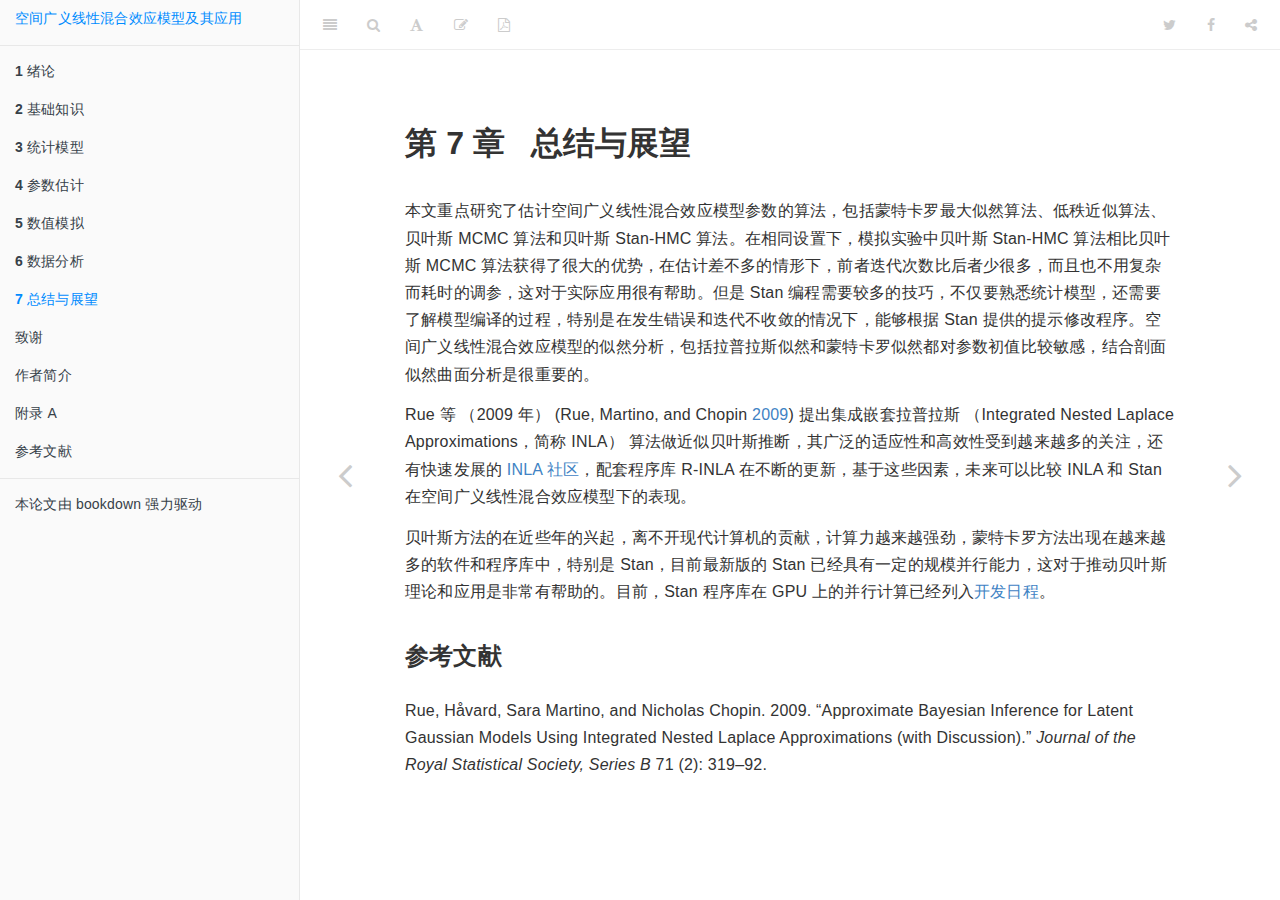
<file: summary.html>
<!DOCTYPE html>
<html >

<head>

  <meta charset="UTF-8">
  <meta http-equiv="X-UA-Compatible" content="IE=edge">
  <title>第 7 章 总结与展望 | Master Thesis Template</title>
  <meta name="description" content="Spatial generalized linear mixed models, Stationary Spatial Gaussian Process, Stan platform, Markov chain Monte Carlo.">
  <meta name="generator" content="bookdown  and GitBook 2.6.7">

  <meta property="og:title" content="第 7 章 总结与展望 | Master Thesis Template" />
  <meta property="og:type" content="book" />
  
  <meta property="og:image" content="images/logo.png" />
  <meta property="og:description" content="Spatial generalized linear mixed models, Stationary Spatial Gaussian Process, Stan platform, Markov chain Monte Carlo." />
  <meta name="github-repo" content="XiangyunHuang/Thesis-Template-Bookdown" />

  <meta name="twitter:card" content="summary" />
  <meta name="twitter:title" content="第 7 章 总结与展望 | Master Thesis Template" />
  
  <meta name="twitter:description" content="Spatial generalized linear mixed models, Stationary Spatial Gaussian Process, Stan platform, Markov chain Monte Carlo." />
  <meta name="twitter:image" content="images/logo.png" />

<meta name="author" content="Xiang-Yun Huang">


<meta name="date" content="2019-01-18">

  <meta name="viewport" content="width=device-width, initial-scale=1">
  <meta name="apple-mobile-web-app-capable" content="yes">
  <meta name="apple-mobile-web-app-status-bar-style" content="black">
  
  <link rel="shortcut icon" href="images/favicon.ico" type="image/x-icon">
<link rel="prev" href="applications.html">
<link rel="next" href="ack.html">
<script src="libs/jquery-2.2.3/jquery.min.js"></script>
<link href="libs/gitbook-2.6.7/css/style.css" rel="stylesheet" />
<link href="libs/gitbook-2.6.7/css/plugin-table.css" rel="stylesheet" />
<link href="libs/gitbook-2.6.7/css/plugin-bookdown.css" rel="stylesheet" />
<link href="libs/gitbook-2.6.7/css/plugin-highlight.css" rel="stylesheet" />
<link href="libs/gitbook-2.6.7/css/plugin-search.css" rel="stylesheet" />
<link href="libs/gitbook-2.6.7/css/plugin-fontsettings.css" rel="stylesheet" />









<style type="text/css">
a.sourceLine { display: inline-block; line-height: 1.25; }
a.sourceLine { pointer-events: none; color: inherit; text-decoration: inherit; }
a.sourceLine:empty { height: 1.2em; }
.sourceCode { overflow: visible; }
code.sourceCode { white-space: pre; position: relative; }
div.sourceCode { margin: 1em 0; }
pre.sourceCode { margin: 0; }
@media screen {
div.sourceCode { overflow: auto; }
}
@media print {
code.sourceCode { white-space: pre-wrap; }
a.sourceLine { text-indent: -1em; padding-left: 1em; }
}
pre.numberSource a.sourceLine
  { position: relative; left: -4em; }
pre.numberSource a.sourceLine::before
  { content: attr(title);
    position: relative; left: -1em; text-align: right; vertical-align: baseline;
    border: none; pointer-events: all; display: inline-block;
    -webkit-touch-callout: none; -webkit-user-select: none;
    -khtml-user-select: none; -moz-user-select: none;
    -ms-user-select: none; user-select: none;
    padding: 0 4px; width: 4em;
    color: #aaaaaa;
  }
pre.numberSource { margin-left: 3em; border-left: 1px solid #aaaaaa;  padding-left: 4px; }
div.sourceCode
  {  }
@media screen {
a.sourceLine::before { text-decoration: underline; }
}
code span.al { color: #ff0000; font-weight: bold; } /* Alert */
code span.an { color: #60a0b0; font-weight: bold; font-style: italic; } /* Annotation */
code span.at { color: #7d9029; } /* Attribute */
code span.bn { color: #40a070; } /* BaseN */
code span.bu { } /* BuiltIn */
code span.cf { color: #007020; font-weight: bold; } /* ControlFlow */
code span.ch { color: #4070a0; } /* Char */
code span.cn { color: #880000; } /* Constant */
code span.co { color: #60a0b0; font-style: italic; } /* Comment */
code span.cv { color: #60a0b0; font-weight: bold; font-style: italic; } /* CommentVar */
code span.do { color: #ba2121; font-style: italic; } /* Documentation */
code span.dt { color: #902000; } /* DataType */
code span.dv { color: #40a070; } /* DecVal */
code span.er { color: #ff0000; font-weight: bold; } /* Error */
code span.ex { } /* Extension */
code span.fl { color: #40a070; } /* Float */
code span.fu { color: #06287e; } /* Function */
code span.im { } /* Import */
code span.in { color: #60a0b0; font-weight: bold; font-style: italic; } /* Information */
code span.kw { color: #007020; font-weight: bold; } /* Keyword */
code span.op { color: #666666; } /* Operator */
code span.ot { color: #007020; } /* Other */
code span.pp { color: #bc7a00; } /* Preprocessor */
code span.sc { color: #4070a0; } /* SpecialChar */
code span.ss { color: #bb6688; } /* SpecialString */
code span.st { color: #4070a0; } /* String */
code span.va { color: #19177c; } /* Variable */
code span.vs { color: #4070a0; } /* VerbatimString */
code span.wa { color: #60a0b0; font-weight: bold; font-style: italic; } /* Warning */
</style>

<link rel="stylesheet" href="style.css" type="text/css" />
</head>

<body>



  <div class="book without-animation with-summary font-size-2 font-family-1" data-basepath=".">

    <div class="book-summary">
      <nav role="navigation">

<ul class="summary">
<li><a href="./">空间广义线性混合效应模型及其应用</a></li>

<li class="divider"></li>
<li class="chapter" data-level="1" data-path="index.html"><a href="index.html"><i class="fa fa-check"></i><b>1</b> 绪论</a><ul>
<li class="chapter" data-level="1.1" data-path="index.html"><a href="index.html#reviews"><i class="fa fa-check"></i><b>1.1</b> 文献综述</a></li>
<li class="chapter" data-level="1.2" data-path="index.html"><a href="index.html#stracture"><i class="fa fa-check"></i><b>1.2</b> 论文结构</a></li>
</ul></li>
<li class="chapter" data-level="2" data-path="prepare.html"><a href="prepare.html"><i class="fa fa-check"></i><b>2</b> 基础知识</a><ul>
<li class="chapter" data-level="2.1" data-path="prepare.html"><a href="prepare.html#sec:exp"><i class="fa fa-check"></i><b>2.1</b> 指数族</a></li>
<li class="chapter" data-level="2.2" data-path="prepare.html"><a href="prepare.html#sec:lse"><i class="fa fa-check"></i><b>2.2</b> 最小二乘估计</a></li>
<li class="chapter" data-level="2.3" data-path="prepare.html"><a href="prepare.html#sec:def-mle"><i class="fa fa-check"></i><b>2.3</b> 极大似然估计</a></li>
<li class="chapter" data-level="2.4" data-path="prepare.html"><a href="prepare.html#sec:stationary-gaussian-process"><i class="fa fa-check"></i><b>2.4</b> 平稳高斯过程</a></li>
<li class="chapter" data-level="2.5" data-path="prepare.html"><a href="prepare.html#sec:bayes-prior"><i class="fa fa-check"></i><b>2.5</b> 先验和后验分布</a></li>
<li class="chapter" data-level="2.6" data-path="prepare.html"><a href="prepare.html#sec:bayes-estimates"><i class="fa fa-check"></i><b>2.6</b> 常用贝叶斯估计</a></li>
<li class="chapter" data-level="2.7" data-path="prepare.html"><a href="prepare.html#sec:foundations"><i class="fa fa-check"></i><b>2.7</b> 本章小结</a></li>
</ul></li>
<li class="chapter" data-level="3" data-path="models.html"><a href="models.html"><i class="fa fa-check"></i><b>3</b> 统计模型</a><ul>
<li class="chapter" data-level="3.1" data-path="models.html"><a href="models.html#sec:Linear-Models"><i class="fa fa-check"></i><b>3.1</b> 简单线性模型</a></li>
<li class="chapter" data-level="3.2" data-path="models.html"><a href="models.html#sec:Generalized-Linear-Models"><i class="fa fa-check"></i><b>3.2</b> 广义线性模型</a></li>
<li class="chapter" data-level="3.3" data-path="models.html"><a href="models.html#sec:Generalized-Linear-Mixed-Effects-Models"><i class="fa fa-check"></i><b>3.3</b> 广义线性混合效应模型</a></li>
<li class="chapter" data-level="3.4" data-path="models.html"><a href="models.html#sec:Spatial-Generalized-linear-mixed-effects-models"><i class="fa fa-check"></i><b>3.4</b> 空间广义线性混合效应模型</a><ul>
<li class="chapter" data-level="3.4.1" data-path="models.html"><a href="models.html#subsec:structure-sglmm"><i class="fa fa-check"></i><b>3.4.1</b> 模型结构</a></li>
<li class="chapter" data-level="3.4.2" data-path="models.html"><a href="models.html#subsec:covariance-function"><i class="fa fa-check"></i><b>3.4.2</b> 自协方差函数</a></li>
<li class="chapter" data-level="3.4.3" data-path="models.html"><a href="models.html#subsec:identify"><i class="fa fa-check"></i><b>3.4.3</b> 模型识别</a></li>
<li class="chapter" data-level="3.4.4" data-path="models.html"><a href="models.html#subsec:prior-sglmm"><i class="fa fa-check"></i><b>3.4.4</b> 先验分布</a></li>
</ul></li>
<li class="chapter" data-level="3.5" data-path="models.html"><a href="models.html#sec:models"><i class="fa fa-check"></i><b>3.5</b> 本章小结</a></li>
</ul></li>
<li class="chapter" data-level="4" data-path="algorithms.html"><a href="algorithms.html"><i class="fa fa-check"></i><b>4</b> 参数估计</a><ul>
<li class="chapter" data-level="4.1" data-path="algorithms.html"><a href="algorithms.html#sec:mle"><i class="fa fa-check"></i><b>4.1</b> 极大似然估计</a></li>
<li class="chapter" data-level="4.2" data-path="algorithms.html"><a href="algorithms.html#sec:profile-likelihood"><i class="fa fa-check"></i><b>4.2</b> 剖面似然估计</a></li>
<li class="chapter" data-level="4.3" data-path="algorithms.html"><a href="algorithms.html#sec:Laplace-approximation"><i class="fa fa-check"></i><b>4.3</b> 拉普拉斯近似</a></li>
<li class="chapter" data-level="4.4" data-path="algorithms.html"><a href="algorithms.html#sec:algrithms"><i class="fa fa-check"></i><b>4.4</b> 参数估计的算法</a><ul>
<li class="chapter" data-level="4.4.1" data-path="algorithms.html"><a href="algorithms.html#subsec:LA"><i class="fa fa-check"></i><b>4.4.1</b> 拉普拉斯近似极大似然算法</a></li>
<li class="chapter" data-level="4.4.2" data-path="algorithms.html"><a href="algorithms.html#subsec:MCML"><i class="fa fa-check"></i><b>4.4.2</b> 蒙特卡罗极大似然算法</a></li>
<li class="chapter" data-level="4.4.3" data-path="algorithms.html"><a href="algorithms.html#sec:MCMC"><i class="fa fa-check"></i><b>4.4.3</b> 贝叶斯 Langevin-Hastings 算法</a></li>
<li class="chapter" data-level="4.4.4" data-path="algorithms.html"><a href="algorithms.html#LowRank"><i class="fa fa-check"></i><b>4.4.4</b> 低秩近似算法</a></li>
</ul></li>
<li class="chapter" data-level="4.5" data-path="algorithms.html"><a href="algorithms.html#sec:stan-hmc"><i class="fa fa-check"></i><b>4.5</b> 贝叶斯 Stan-HMC 算法</a><ul>
<li class="chapter" data-level="4.5.1" data-path="algorithms.html"><a href="algorithms.html#subsec:Curse-of-Dimensionality"><i class="fa fa-check"></i><b>4.5.1</b> 蒙特卡罗积分</a></li>
<li class="chapter" data-level="4.5.2" data-path="algorithms.html"><a href="algorithms.html#subsec:motivations"><i class="fa fa-check"></i><b>4.5.2</b> 背景和意义</a></li>
<li class="chapter" data-level="4.5.3" data-path="algorithms.html"><a href="algorithms.html#subsec:stan-samplers"><i class="fa fa-check"></i><b>4.5.3</b> Stan 简介</a></li>
<li class="chapter" data-level="4.5.4" data-path="algorithms.html"><a href="algorithms.html#subsec:stan-hmc"><i class="fa fa-check"></i><b>4.5.4</b> 实现过程</a></li>
</ul></li>
<li class="chapter" data-level="4.6" data-path="algorithms.html"><a href="algorithms.html#subsec:sglmm-with-r"><i class="fa fa-check"></i><b>4.6</b> 实现参数估计的 R 包</a></li>
<li class="chapter" data-level="4.7" data-path="algorithms.html"><a href="algorithms.html#sec:estimations"><i class="fa fa-check"></i><b>4.7</b> 本章小结</a></li>
</ul></li>
<li class="chapter" data-level="5" data-path="simulations.html"><a href="simulations.html"><i class="fa fa-check"></i><b>5</b> 数值模拟</a><ul>
<li class="chapter" data-level="5.1" data-path="simulations.html"><a href="simulations.html#spatial-gaussian-processes"><i class="fa fa-check"></i><b>5.1</b> 平稳空间高斯过程</a><ul>
<li class="chapter" data-level="5.1.1" data-path="simulations.html"><a href="simulations.html#sim-one-gp"><i class="fa fa-check"></i><b>5.1.1</b> 一维平稳空间高斯过程</a></li>
<li class="chapter" data-level="5.1.2" data-path="simulations.html"><a href="simulations.html#sim-two-gp"><i class="fa fa-check"></i><b>5.1.2</b> 二维平稳空间高斯过程</a></li>
</ul></li>
<li class="chapter" data-level="5.2" data-path="simulations.html"><a href="simulations.html#sim-sglmm"><i class="fa fa-check"></i><b>5.2</b> 空间广义线性混合效应模型</a><ul>
<li class="chapter" data-level="5.2.1" data-path="simulations.html"><a href="simulations.html#sim-binomal-sglmm"><i class="fa fa-check"></i><b>5.2.1</b> 响应变量服从二项分布</a></li>
<li class="chapter" data-level="5.2.2" data-path="simulations.html"><a href="simulations.html#possion-sglmm"><i class="fa fa-check"></i><b>5.2.2</b> 响应变量服从泊松分布</a></li>
</ul></li>
<li class="chapter" data-level="5.3" data-path="simulations.html"><a href="simulations.html#sec:simulations"><i class="fa fa-check"></i><b>5.3</b> 本章小结</a></li>
</ul></li>
<li class="chapter" data-level="6" data-path="applications.html"><a href="applications.html"><i class="fa fa-check"></i><b>6</b> 数据分析</a><ul>
<li class="chapter" data-level="6.1" data-path="applications.html"><a href="applications.html#sec:spatial-random-effects"><i class="fa fa-check"></i><b>6.1</b> 小麦产量的空间分布</a></li>
<li class="chapter" data-level="6.2" data-path="applications.html"><a href="applications.html#case-rongelap"><i class="fa fa-check"></i><b>6.2</b> 核污染浓度的空间分布</a></li>
<li class="chapter" data-level="6.3" data-path="applications.html"><a href="applications.html#sec:cases"><i class="fa fa-check"></i><b>6.3</b> 本章小结</a></li>
</ul></li>
<li class="chapter" data-level="7" data-path="summary.html"><a href="summary.html"><i class="fa fa-check"></i><b>7</b> 总结与展望</a></li>
<li class="chapter" data-level="" data-path="ack.html"><a href="ack.html"><i class="fa fa-check"></i>致谢</a></li>
<li class="chapter" data-level="" data-path="author.html"><a href="author.html"><i class="fa fa-check"></i>作者简介</a></li>
<li class="chapter" data-level="" data-path="appendix.html"><a href="appendix.html"><i class="fa fa-check"></i>附录 A</a><ul>
<li class="chapter" data-level="" data-path="appendix.html"><a href="appendix.html#tables-simulations"><i class="fa fa-check"></i>表格</a></li>
<li class="chapter" data-level="" data-path="appendix.html"><a href="appendix.html#simulate-code"><i class="fa fa-check"></i>代码</a></li>
</ul></li>
<li class="chapter" data-level="" data-path="references.html"><a href="references.html"><i class="fa fa-check"></i>参考文献</a></li>
<li class="divider"></li>
<li><a href="https://github.com/rstudio/bookdown" target="blank">本论文由 bookdown 强力驱动</a></li>

</ul>

      </nav>
    </div>

    <div class="book-body">
      <div class="body-inner">
        <div class="book-header" role="navigation">
          <h1>
            <i class="fa fa-circle-o-notch fa-spin"></i><a href="./">Master Thesis Template</a>
          </h1>
        </div>

        <div class="page-wrapper" tabindex="-1" role="main">
          <div class="page-inner">

            <section class="normal" id="section-">
<div id="summary" class="section level1">
<h1><span class="header-section-number">第 7 章</span> 总结与展望</h1>
<p>本文重点研究了估计空间广义线性混合效应模型参数的算法，包括蒙特卡罗最大似然算法、低秩近似算法、贝叶斯 MCMC 算法和贝叶斯 Stan-HMC 算法。在相同设置下，模拟实验中贝叶斯 Stan-HMC 算法相比贝叶斯 MCMC 算法获得了很大的优势，在估计差不多的情形下，前者迭代次数比后者少很多，而且也不用复杂而耗时的调参，这对于实际应用很有帮助。但是 Stan 编程需要较多的技巧，不仅要熟悉统计模型，还需要了解模型编译的过程，特别是在发生错误和迭代不收敛的情况下，能够根据 Stan 提供的提示修改程序。空间广义线性混合效应模型的似然分析，包括拉普拉斯似然和蒙特卡罗似然都对参数初值比较敏感，结合剖面似然曲面分析是很重要的。</p>
<p>Rue 等 （2009 年） <span class="citation">(Rue, Martino, and Chopin <a href="#ref-Rue2009">2009</a>)</span> 提出集成嵌套拉普拉斯 （Integrated Nested Laplace Approximations，简称 INLA） 算法做近似贝叶斯推断，其广泛的适应性和高效性受到越来越多的关注，还有快速发展的 <a href="http://www.r-inla.org/">INLA 社区</a>，配套程序库 R-INLA 在不断的更新，基于这些因素，未来可以比较 INLA 和 Stan 在空间广义线性混合效应模型下的表现。</p>
<p>贝叶斯方法的在近些年的兴起，离不开现代计算机的贡献，计算力越来越强劲，蒙特卡罗方法出现在越来越多的软件和程序库中，特别是 Stan，目前最新版的 Stan 已经具有一定的规模并行能力，这对于推动贝叶斯理论和应用是非常有帮助的。目前，Stan 程序库在 GPU 上的并行计算已经列入<a href="https://github.com/stan-dev/stan/wiki/Longer-Term-To-Do-List">开发日程</a>。</p>
<!-- 算法和蒙特卡罗方法结合也是值得研究的方向 [@Virgilio2018]。 -->
<!-- 比较了它们的性能，结论是 MCML 算法比 Low-Rank 算法收敛要慢很多，但是准确度比较它高，Low-Rank 可以增加采样点的数目快速接近 MCML 算法的精度，代价是运行时间会显著增加；基于 Stan 实现的贝叶斯 Stan-HMC 算法比贝叶斯 MCMC 算法快很多，但是需要较多的计算机资源才能体现它的优势。目前，得益于计算机硬件的快速发展，无论是 CPU 还是 GPU，甚至是谷歌专为机器学习量身打造的 TPU 也都进入量产了，分布式的多机并行算法一定是大规模数据集和复杂模型的出路，所以将可并行的传统算法用 Stan 重写是有实际应用价值的。 -->
<!-- 数据模拟和案例分析的部分，还可以增加响应变量服从指数族其它分布的情形，如泊松分布。算法性能的比较可以同时考虑时间和计算平台，记录多次运行同一个算法的时间数据，比较它们所耗时间的分布差异，可以获得更加可靠的结果。计算平台如多核，多线程，甚至集群环境的实现和比较，可以获得算法扩展性方面的结论。此外，不能单纯看算法实现的语言方式，从文中的计算结果来看，R 语言的性能是弱于 C++ （ Stan 是基于 C++ 的计算库，需要先编译源码和加载动态链接库）的，但是利用 R 编程可以快速实现算法原型。 INLA 算法和软件非常高效的表现，得益于随机偏微分方程已有的实现算法和近似手段，如三角网格划分，迭代格式让算法有更快的收敛速度，近似效果没有 MCML 和 Low-Rank 好。由此可知，算法的选择需要去做效果和效率的平衡， Stan 更新迭代的速度很快，可在不久的将来进入应用界，但是却也要求更多的学习成本和优化技巧。 -->


</div>
<h3>参考文献</h3>
<div id="refs" class="references">
<div id="ref-Rue2009">
<p>Rue, Håvard, Sara Martino, and Nicholas Chopin. 2009. “Approximate Bayesian Inference for Latent Gaussian Models Using Integrated Nested Laplace Approximations (with Discussion).” <em>Journal of the Royal Statistical Society, Series B</em> 71 (2): 319–92.</p>
</div>
</div>
            </section>

          </div>
        </div>
      </div>
<a href="applications.html" class="navigation navigation-prev " aria-label="Previous page"><i class="fa fa-angle-left"></i></a>
<a href="ack.html" class="navigation navigation-next " aria-label="Next page"><i class="fa fa-angle-right"></i></a>
    </div>
  </div>
<script src="libs/gitbook-2.6.7/js/app.min.js"></script>
<script src="libs/gitbook-2.6.7/js/lunr.js"></script>
<script src="libs/gitbook-2.6.7/js/plugin-search.js"></script>
<script src="libs/gitbook-2.6.7/js/plugin-sharing.js"></script>
<script src="libs/gitbook-2.6.7/js/plugin-fontsettings.js"></script>
<script src="libs/gitbook-2.6.7/js/plugin-bookdown.js"></script>
<script src="libs/gitbook-2.6.7/js/jquery.highlight.js"></script>
<script>
gitbook.require(["gitbook"], function(gitbook) {
gitbook.start({
"sharing": {
"github": false,
"facebook": true,
"twitter": true,
"google": false,
"linkedin": false,
"weibo": false,
"instapaper": false,
"vk": false,
"all": ["facebook", "google", "twitter", "linkedin", "weibo", "instapaper"]
},
"fontsettings": {
"theme": "white",
"family": "sans",
"size": 2
},
"edit": {
"link": "https://github.com/XiangyunHuang/Thesis-Template-Bookdown/edit/master/06-summary.Rmd",
"text": "缂栬緫"
},
"history": {
"link": null,
"text": null
},
"download": ["Thesis-Template-Bookdown.pdf"],
"toc": {
"collapse": "section"
}
});
});
</script>

<!-- dynamically load mathjax for compatibility with self-contained -->
<script>
  (function () {
    var script = document.createElement("script");
    script.type = "text/javascript";
    var src = "true";
    if (src === "" || src === "true") src = "https://mathjax.rstudio.com/latest/MathJax.js?config=TeX-MML-AM_CHTML";
    if (location.protocol !== "file:" && /^https?:/.test(src))
      src = src.replace(/^https?:/, '');
    script.src = src;
    document.getElementsByTagName("head")[0].appendChild(script);
  })();
</script>
</body>

</html>
</file>
<file: libs/gitbook-2.6.7/css/plugin-table.css>
.book .book-body .page-wrapper .page-inner section.normal table{display:table;width:100%;border-collapse:collapse;border-spacing:0;overflow:auto}.book .book-body .page-wrapper .page-inner section.normal table td,.book .book-body .page-wrapper .page-inner section.normal table th{padding:6px 13px;border:1px solid #ddd}.book .book-body .page-wrapper .page-inner section.normal table tr{background-color:#fff;border-top:1px solid #ccc}.book .book-body .page-wrapper .page-inner section.normal table tr:nth-child(2n){background-color:#f8f8f8}.book .book-body .page-wrapper .page-inner section.normal table th{font-weight:700}
</file>
<file: libs/gitbook-2.6.7/css/plugin-bookdown.css>
.book .book-header h1 {
  padding-left: 20px;
  padding-right: 20px;
}
.book .book-header.fixed {
  position: fixed;
  right: 0;
  top: 0;
  left: 0;
  border-bottom: 1px solid rgba(0,0,0,.07);
}
span.search-highlight {
  background-color: #ffff88;
}
@media (min-width: 600px) {
  .book.with-summary .book-header.fixed {
    left: 300px;
  }
}
@media (max-width: 1240px) {
  .book .book-body.fixed {
    top: 50px;
  }
  .book .book-body.fixed .body-inner {
    top: auto;
  }
}
@media (max-width: 600px) {
  .book.with-summary .book-header.fixed {
    left: calc(100% - 60px);
    min-width: 300px;
  }
  .book.with-summary .book-body {
    transform: none;
    left: calc(100% - 60px);
    min-width: 300px;
  }
  .book .book-body.fixed {
    top: 0;
  }
}

.book .book-body.fixed .body-inner {
  top: 50px;
}
.book .book-body .page-wrapper .page-inner section.normal sub, .book .book-body .page-wrapper .page-inner section.normal sup {
  font-size: 85%;
}

@media print {
  .book .book-summary, .book .book-body .book-header, .fa {
    display: none !important;
  }
  .book .book-body.fixed {
    left: 0px;
  }
  .book .book-body,.book .book-body .body-inner, .book.with-summary {
    overflow: visible !important;
  }
}
.kable_wrapper {
  border-spacing: 20px 0;
  border-collapse: separate;
  border: none;
  margin: auto;
}
.kable_wrapper > tbody > tr > td {
  vertical-align: top;
}
.book .book-body .page-wrapper .page-inner section.normal table tr.header {
  border-top-width: 2px;
}
.book .book-body .page-wrapper .page-inner section.normal table tr:last-child td {
  border-bottom-width: 2px;
}
.book .book-body .page-wrapper .page-inner section.normal table td, .book .book-body .page-wrapper .page-inner section.normal table th {
  border-left: none;
  border-right: none;
}
.book .book-body .page-wrapper .page-inner section.normal table.kable_wrapper > tbody > tr, .book .book-body .page-wrapper .page-inner section.normal table.kable_wrapper > tbody > tr > td {
  border-top: none;
}
.book .book-body .page-wrapper .page-inner section.normal table.kable_wrapper > tbody > tr:last-child > td {
    border-bottom: none;
}

div.theorem, div.lemma, div.corollary, div.proposition, div.conjecture {
  font-style: italic;
}
span.theorem, span.lemma, span.corollary, span.proposition, span.conjecture {
  font-style: normal;
}
div.proof:after {
  content: "\25a2";
  float: right;
}
.header-section-number {
  padding-right: .5em;
}
</file>
<file: libs/gitbook-2.6.7/css/plugin-highlight.css>
.book .book-body .page-wrapper .page-inner section.normal pre,
.book .book-body .page-wrapper .page-inner section.normal code {
  /* http://jmblog.github.com/color-themes-for-google-code-highlightjs */
  /* Tomorrow Comment */
  /* Tomorrow Red */
  /* Tomorrow Orange */
  /* Tomorrow Yellow */
  /* Tomorrow Green */
  /* Tomorrow Aqua */
  /* Tomorrow Blue */
  /* Tomorrow Purple */
}
.book .book-body .page-wrapper .page-inner section.normal pre .hljs-comment,
.book .book-body .page-wrapper .page-inner section.normal code .hljs-comment,
.book .book-body .page-wrapper .page-inner section.normal pre .hljs-title,
.book .book-body .page-wrapper .page-inner section.normal code .hljs-title {
  color: #8e908c;
}
.book .book-body .page-wrapper .page-inner section.normal pre .hljs-variable,
.book .book-body .page-wrapper .page-inner section.normal code .hljs-variable,
.book .book-body .page-wrapper .page-inner section.normal pre .hljs-attribute,
.book .book-body .page-wrapper .page-inner section.normal code .hljs-attribute,
.book .book-body .page-wrapper .page-inner section.normal pre .hljs-tag,
.book .book-body .page-wrapper .page-inner section.normal code .hljs-tag,
.book .book-body .page-wrapper .page-inner section.normal pre .hljs-regexp,
.book .book-body .page-wrapper .page-inner section.normal code .hljs-regexp,
.book .book-body .page-wrapper .page-inner section.normal pre .ruby .hljs-constant,
.book .book-body .page-wrapper .page-inner section.normal code .ruby .hljs-constant,
.book .book-body .page-wrapper .page-inner section.normal pre .xml .hljs-tag .hljs-title,
.book .book-body .page-wrapper .page-inner section.normal code .xml .hljs-tag .hljs-title,
.book .book-body .page-wrapper .page-inner section.normal pre .xml .hljs-pi,
.book .book-body .page-wrapper .page-inner section.normal code .xml .hljs-pi,
.book .book-body .page-wrapper .page-inner section.normal pre .xml .hljs-doctype,
.book .book-body .page-wrapper .page-inner section.normal code .xml .hljs-doctype,
.book .book-body .page-wrapper .page-inner section.normal pre .html .hljs-doctype,
.book .book-body .page-wrapper .page-inner section.normal code .html .hljs-doctype,
.book .book-body .page-wrapper .page-inner section.normal pre .css .hljs-id,
.book .book-body .page-wrapper .page-inner section.normal code .css .hljs-id,
.book .book-body .page-wrapper .page-inner section.normal pre .css .hljs-class,
.book .book-body .page-wrapper .page-inner section.normal code .css .hljs-class,
.book .book-body .page-wrapper .page-inner section.normal pre .css .hljs-pseudo,
.book .book-body .page-wrapper .page-inner section.normal code .css .hljs-pseudo {
  color: #c82829;
}
.book .book-body .page-wrapper .page-inner section.normal pre .hljs-number,
.book .book-body .page-wrapper .page-inner section.normal code .hljs-number,
.book .book-body .page-wrapper .page-inner section.normal pre .hljs-preprocessor,
.book .book-body .page-wrapper .page-inner section.normal code .hljs-preprocessor,
.book .book-body .page-wrapper .page-inner section.normal pre .hljs-pragma,
.book .book-body .page-wrapper .page-inner section.normal code .hljs-pragma,
.book .book-body .page-wrapper .page-inner section.normal pre .hljs-built_in,
.book .book-body .page-wrapper .page-inner section.normal code .hljs-built_in,
.book .book-body .page-wrapper .page-inner section.normal pre .hljs-literal,
.book .book-body .page-wrapper .page-inner section.normal code .hljs-literal,
.book .book-body .page-wrapper .page-inner section.normal pre .hljs-params,
.book .book-body .page-wrapper .page-inner section.normal code .hljs-params,
.book .book-body .page-wrapper .page-inner section.normal pre .hljs-constant,
.book .book-body .page-wrapper .page-inner section.normal code .hljs-constant {
  color: #f5871f;
}
.book .book-body .page-wrapper .page-inner section.normal pre .ruby .hljs-class .hljs-title,
.book .book-body .page-wrapper .page-inner section.normal code .ruby .hljs-class .hljs-title,
.book .book-body .page-wrapper .page-inner section.normal pre .css .hljs-rules .hljs-attribute,
.book .book-body .page-wrapper .page-inner section.normal code .css .hljs-rules .hljs-attribute {
  color: #eab700;
}
.book .book-body .page-wrapper .page-inner section.normal pre .hljs-string,
.book .book-body .page-wrapper .page-inner section.normal code .hljs-string,
.book .book-body .page-wrapper .page-inner section.normal pre .hljs-value,
.book .book-body .page-wrapper .page-inner section.normal code .hljs-value,
.book .book-body .page-wrapper .page-inner section.normal pre .hljs-inheritance,
.book .book-body .page-wrapper .page-inner section.normal code .hljs-inheritance,
.book .book-body .page-wrapper .page-inner section.normal pre .hljs-header,
.book .book-body .page-wrapper .page-inner section.normal code .hljs-header,
.book .book-body .page-wrapper .page-inner section.normal pre .ruby .hljs-symbol,
.book .book-body .page-wrapper .page-inner section.normal code .ruby .hljs-symbol,
.book .book-body .page-wrapper .page-inner section.normal pre .xml .hljs-cdata,
.book .book-body .page-wrapper .page-inner section.normal code .xml .hljs-cdata {
  color: #718c00;
}
.book .book-body .page-wrapper .page-inner section.normal pre .css .hljs-hexcolor,
.book .book-body .page-wrapper .page-inner section.normal code .css .hljs-hexcolor {
  color: #3e999f;
}
.book .book-body .page-wrapper .page-inner section.normal pre .hljs-function,
.book .book-body .page-wrapper .page-inner section.normal code .hljs-function,
.book .book-body .page-wrapper .page-inner section.normal pre .python .hljs-decorator,
.book .book-body .page-wrapper .page-inner section.normal code .python .hljs-decorator,
.book .book-body .page-wrapper .page-inner section.normal pre .python .hljs-title,
.book .book-body .page-wrapper .page-inner section.normal code .python .hljs-title,
.book .book-body .page-wrapper .page-inner section.normal pre .ruby .hljs-function .hljs-title,
.book .book-body .page-wrapper .page-inner section.normal code .ruby .hljs-function .hljs-title,
.book .book-body .page-wrapper .page-inner section.normal pre .ruby .hljs-title .hljs-keyword,
.book .book-body .page-wrapper .page-inner section.normal code .ruby .hljs-title .hljs-keyword,
.book .book-body .page-wrapper .page-inner section.normal pre .perl .hljs-sub,
.book .book-body .page-wrapper .page-inner section.normal code .perl .hljs-sub,
.book .book-body .page-wrapper .page-inner section.normal pre .javascript .hljs-title,
.book .book-body .page-wrapper .page-inner section.normal code .javascript .hljs-title,
.book .book-body .page-wrapper .page-inner section.normal pre .coffeescript .hljs-title,
.book .book-body .page-wrapper .page-inner section.normal code .coffeescript .hljs-title {
  color: #4271ae;
}
.book .book-body .page-wrapper .page-inner section.normal pre .hljs-keyword,
.book .book-body .page-wrapper .page-inner section.normal code .hljs-keyword,
.book .book-body .page-wrapper .page-inner section.normal pre .javascript .hljs-function,
.book .book-body .page-wrapper .page-inner section.normal code .javascript .hljs-function {
  color: #8959a8;
}
.book .book-body .page-wrapper .page-inner section.normal pre .hljs,
.book .book-body .page-wrapper .page-inner section.normal code .hljs {
  display: block;
  background: white;
  color: #4d4d4c;
  padding: 0.5em;
}
.book .book-body .page-wrapper .page-inner section.normal pre .coffeescript .javascript,
.book .book-body .page-wrapper .page-inner section.normal code .coffeescript .javascript,
.book .book-body .page-wrapper .page-inner section.normal pre .javascript .xml,
.book .book-body .page-wrapper .page-inner section.normal code .javascript .xml,
.book .book-body .page-wrapper .page-inner section.normal pre .tex .hljs-formula,
.book .book-body .page-wrapper .page-inner section.normal code .tex .hljs-formula,
.book .book-body .page-wrapper .page-inner section.normal pre .xml .javascript,
.book .book-body .page-wrapper .page-inner section.normal code .xml .javascript,
.book .book-body .page-wrapper .page-inner section.normal pre .xml .vbscript,
.book .book-body .page-wrapper .page-inner section.normal code .xml .vbscript,
.book .book-body .page-wrapper .page-inner section.normal pre .xml .css,
.book .book-body .page-wrapper .page-inner section.normal code .xml .css,
.book .book-body .page-wrapper .page-inner section.normal pre .xml .hljs-cdata,
.book .book-body .page-wrapper .page-inner section.normal code .xml .hljs-cdata {
  opacity: 0.5;
}
.book.color-theme-1 .book-body .page-wrapper .page-inner section.normal pre,
.book.color-theme-1 .book-body .page-wrapper .page-inner section.normal code {
  /*

Orginal Style from ethanschoonover.com/solarized (c) Jeremy Hull <sourdrums@gmail.com>

*/
  /* Solarized Green */
  /* Solarized Cyan */
  /* Solarized Blue */
  /* Solarized Yellow */
  /* Solarized Orange */
  /* Solarized Red */
  /* Solarized Violet */
}
.book.color-theme-1 .book-body .page-wrapper .page-inner section.normal pre .hljs,
.book.color-theme-1 .book-body .page-wrapper .page-inner section.normal code .hljs {
  display: block;
  padding: 0.5em;
  background: #fdf6e3;
  color: #657b83;
}
.book.color-theme-1 .book-body .page-wrapper .page-inner section.normal pre .hljs-comment,
.book.color-theme-1 .book-body .page-wrapper .page-inner section.normal code .hljs-comment,
.book.color-theme-1 .book-body .page-wrapper .page-inner section.normal pre .hljs-template_comment,
.book.color-theme-1 .book-body .page-wrapper .page-inner section.normal code .hljs-template_comment,
.book.color-theme-1 .book-body .page-wrapper .page-inner section.normal pre .diff .hljs-header,
.book.color-theme-1 .book-body .page-wrapper .page-inner section.normal code .diff .hljs-header,
.book.color-theme-1 .book-body .page-wrapper .page-inner section.normal pre .hljs-doctype,
.book.color-theme-1 .book-body .page-wrapper .page-inner section.normal code .hljs-doctype,
.book.color-theme-1 .book-body .page-wrapper .page-inner section.normal pre .hljs-pi,
.book.color-theme-1 .book-body .page-wrapper .page-inner section.normal code .hljs-pi,
.book.color-theme-1 .book-body .page-wrapper .page-inner section.normal pre .lisp .hljs-string,
.book.color-theme-1 .book-body .page-wrapper .page-inner section.normal code .lisp .hljs-string,
.book.color-theme-1 .book-body .page-wrapper .page-inner section.normal pre .hljs-javadoc,
.book.color-theme-1 .book-body .page-wrapper .page-inner section.normal code .hljs-javadoc {
  color: #93a1a1;
}
.book.color-theme-1 .book-body .page-wrapper .page-inner section.normal pre .hljs-keyword,
.book.color-theme-1 .book-body .page-wrapper .page-inner section.normal code .hljs-keyword,
.book.color-theme-1 .book-body .page-wrapper .page-inner section.normal pre .hljs-winutils,
.book.color-theme-1 .book-body .page-wrapper .page-inner section.normal code .hljs-winutils,
.book.color-theme-1 .book-body .page-wrapper .page-inner section.normal pre .method,
.book.color-theme-1 .book-body .page-wrapper .page-inner section.normal code .method,
.book.color-theme-1 .book-body .page-wrapper .page-inner section.normal pre .hljs-addition,
.book.color-theme-1 .book-body .page-wrapper .page-inner section.normal code .hljs-addition,
.book.color-theme-1 .book-body .page-wrapper .page-inner section.normal pre .css .hljs-tag,
.book.color-theme-1 .book-body .page-wrapper .page-inner section.normal code .css .hljs-tag,
.book.color-theme-1 .book-body .page-wrapper .page-inner section.normal pre .hljs-request,
.book.color-theme-1 .book-body .page-wrapper .page-inner section.normal code .hljs-request,
.book.color-theme-1 .book-body .page-wrapper .page-inner section.normal pre .hljs-status,
.book.color-theme-1 .book-body .page-wrapper .page-inner section.normal code .hljs-status,
.book.color-theme-1 .book-body .page-wrapper .page-inner section.normal pre .nginx .hljs-title,
.book.color-theme-1 .book-body .page-wrapper .page-inner section.normal code .nginx .hljs-title {
  color: #859900;
}
.book.color-theme-1 .book-body .page-wrapper .page-inner section.normal pre .hljs-number,
.book.color-theme-1 .book-body .page-wrapper .page-inner section.normal code .hljs-number,
.book.color-theme-1 .book-body .page-wrapper .page-inner section.normal pre .hljs-command,
.book.color-theme-1 .book-body .page-wrapper .page-inner section.normal code .hljs-command,
.book.color-theme-1 .book-body .page-wrapper .page-inner section.normal pre .hljs-string,
.book.color-theme-1 .book-body .page-wrapper .page-inner section.normal code .hljs-string,
.book.color-theme-1 .book-body .page-wrapper .page-inner section.normal pre .hljs-tag .hljs-value,
.book.color-theme-1 .book-body .page-wrapper .page-inner section.normal code .hljs-tag .hljs-value,
.book.color-theme-1 .book-body .page-wrapper .page-inner section.normal pre .hljs-rules .hljs-value,
.book.color-theme-1 .book-body .page-wrapper .page-inner section.normal code .hljs-rules .hljs-value,
.book.color-theme-1 .book-body .page-wrapper .page-inner section.normal pre .hljs-phpdoc,
.book.color-theme-1 .book-body .page-wrapper .page-inner section.normal code .hljs-phpdoc,
.book.color-theme-1 .book-body .page-wrapper .page-inner section.normal pre .tex .hljs-formula,
.book.color-theme-1 .book-body .page-wrapper .page-inner section.normal code .tex .hljs-formula,
.book.color-theme-1 .book-body .page-wrapper .page-inner section.normal pre .hljs-regexp,
.book.color-theme-1 .book-body .page-wrapper .page-inner section.normal code .hljs-regexp,
.book.color-theme-1 .book-body .page-wrapper .page-inner section.normal pre .hljs-hexcolor,
.book.color-theme-1 .book-body .page-wrapper .page-inner section.normal code .hljs-hexcolor,
.book.color-theme-1 .book-body .page-wrapper .page-inner section.normal pre .hljs-link_url,
.book.color-theme-1 .book-body .page-wrapper .page-inner section.normal code .hljs-link_url {
  color: #2aa198;
}
.book.color-theme-1 .book-body .page-wrapper .page-inner section.normal pre .hljs-title,
.book.color-theme-1 .book-body .page-wrapper .page-inner section.normal code .hljs-title,
.book.color-theme-1 .book-body .page-wrapper .page-inner section.normal pre .hljs-localvars,
.book.color-theme-1 .book-body .page-wrapper .page-inner section.normal code .hljs-localvars,
.book.color-theme-1 .book-body .page-wrapper .page-inner section.normal pre .hljs-chunk,
.book.color-theme-1 .book-body .page-wrapper .page-inner section.normal code .hljs-chunk,
.book.color-theme-1 .book-body .page-wrapper .page-inner section.normal pre .hljs-decorator,
.book.color-theme-1 .book-body .page-wrapper .page-inner section.normal code .hljs-decorator,
.book.color-theme-1 .book-body .page-wrapper .page-inner section.normal pre .hljs-built_in,
.book.color-theme-1 .book-body .page-wrapper .page-inner section.normal code .hljs-built_in,
.book.color-theme-1 .book-body .page-wrapper .page-inner section.normal pre .hljs-identifier,
.book.color-theme-1 .book-body .page-wrapper .page-inner section.normal code .hljs-identifier,
.book.color-theme-1 .book-body .page-wrapper .page-inner section.normal pre .vhdl .hljs-literal,
.book.color-theme-1 .book-body .page-wrapper .page-inner section.normal code .vhdl .hljs-literal,
.book.color-theme-1 .book-body .page-wrapper .page-inner section.normal pre .hljs-id,
.book.color-theme-1 .book-body .page-wrapper .page-inner section.normal code .hljs-id,
.book.color-theme-1 .book-body .page-wrapper .page-inner section.normal pre .css .hljs-function,
.book.color-theme-1 .book-body .page-wrapper .page-inner section.normal code .css .hljs-function {
  color: #268bd2;
}
.book.color-theme-1 .book-body .page-wrapper .page-inner section.normal pre .hljs-attribute,
.book.color-theme-1 .book-body .page-wrapper .page-inner section.normal code .hljs-attribute,
.book.color-theme-1 .book-body .page-wrapper .page-inner section.normal pre .hljs-variable,
.book.color-theme-1 .book-body .page-wrapper .page-inner section.normal code .hljs-variable,
.book.color-theme-1 .book-body .page-wrapper .page-inner section.normal pre .lisp .hljs-body,
.book.color-theme-1 .book-body .page-wrapper .page-inner section.normal code .lisp .hljs-body,
.book.color-theme-1 .book-body .page-wrapper .page-inner section.normal pre .smalltalk .hljs-number,
.book.color-theme-1 .book-body .page-wrapper .page-inner section.normal code .smalltalk .hljs-number,
.book.color-theme-1 .book-body .page-wrapper .page-inner section.normal pre .hljs-constant,
.book.color-theme-1 .book-body .page-wrapper .page-inner section.normal code .hljs-constant,
.book.color-theme-1 .book-body .page-wrapper .page-inner section.normal pre .hljs-class .hljs-title,
.book.color-theme-1 .book-body .page-wrapper .page-inner section.normal code .hljs-class .hljs-title,
.book.color-theme-1 .book-body .page-wrapper .page-inner section.normal pre .hljs-parent,
.book.color-theme-1 .book-body .page-wrapper .page-inner section.normal code .hljs-parent,
.book.color-theme-1 .book-body .page-wrapper .page-inner section.normal pre .haskell .hljs-type,
.book.color-theme-1 .book-body .page-wrapper .page-inner section.normal code .haskell .hljs-type,
.book.color-theme-1 .book-body .page-wrapper .page-inner section.normal pre .hljs-link_reference,
.book.color-theme-1 .book-body .page-wrapper .page-inner section.normal code .hljs-link_reference {
  color: #b58900;
}
.book.color-theme-1 .book-body .page-wrapper .page-inner section.normal pre .hljs-preprocessor,
.book.color-theme-1 .book-body .page-wrapper .page-inner section.normal code .hljs-preprocessor,
.book.color-theme-1 .book-body .page-wrapper .page-inner section.normal pre .hljs-preprocessor .hljs-keyword,
.book.color-theme-1 .book-body .page-wrapper .page-inner section.normal code .hljs-preprocessor .hljs-keyword,
.book.color-theme-1 .book-body .page-wrapper .page-inner section.normal pre .hljs-pragma,
.book.color-theme-1 .book-body .page-wrapper .page-inner section.normal code .hljs-pragma,
.book.color-theme-1 .book-body .page-wrapper .page-inner section.normal pre .hljs-shebang,
.book.color-theme-1 .book-body .page-wrapper .page-inner section.normal code .hljs-shebang,
.book.color-theme-1 .book-body .page-wrapper .page-inner section.normal pre .hljs-symbol,
.book.color-theme-1 .book-body .page-wrapper .page-inner section.normal code .hljs-symbol,
.book.color-theme-1 .book-body .page-wrapper .page-inner section.normal pre .hljs-symbol .hljs-string,
.book.color-theme-1 .book-body .page-wrapper .page-inner section.normal code .hljs-symbol .hljs-string,
.book.color-theme-1 .book-body .page-wrapper .page-inner section.normal pre .diff .hljs-change,
.book.color-theme-1 .book-body .page-wrapper .page-inner section.normal code .diff .hljs-change,
.book.color-theme-1 .book-body .page-wrapper .page-inner section.normal pre .hljs-special,
.book.color-theme-1 .book-body .page-wrapper .page-inner section.normal code .hljs-special,
.book.color-theme-1 .book-body .page-wrapper .page-inner section.normal pre .hljs-attr_selector,
.book.color-theme-1 .book-body .page-wrapper .page-inner section.normal code .hljs-attr_selector,
.book.color-theme-1 .book-body .page-wrapper .page-inner section.normal pre .hljs-subst,
.book.color-theme-1 .book-body .page-wrapper .page-inner section.normal code .hljs-subst,
.book.color-theme-1 .book-body .page-wrapper .page-inner section.normal pre .hljs-cdata,
.book.color-theme-1 .book-body .page-wrapper .page-inner section.normal code .hljs-cdata,
.book.color-theme-1 .book-body .page-wrapper .page-inner section.normal pre .clojure .hljs-title,
.book.color-theme-1 .book-body .page-wrapper .page-inner section.normal code .clojure .hljs-title,
.book.color-theme-1 .book-body .page-wrapper .page-inner section.normal pre .css .hljs-pseudo,
.book.color-theme-1 .book-body .page-wrapper .page-inner section.normal code .css .hljs-pseudo,
.book.color-theme-1 .book-body .page-wrapper .page-inner section.normal pre .hljs-header,
.book.color-theme-1 .book-body .page-wrapper .page-inner section.normal code .hljs-header {
  color: #cb4b16;
}
.book.color-theme-1 .book-body .page-wrapper .page-inner section.normal pre .hljs-deletion,
.book.color-theme-1 .book-body .page-wrapper .page-inner section.normal code .hljs-deletion,
.book.color-theme-1 .book-body .page-wrapper .page-inner section.normal pre .hljs-important,
.book.color-theme-1 .book-body .page-wrapper .page-inner section.normal code .hljs-important {
  color: #dc322f;
}
.book.color-theme-1 .book-body .page-wrapper .page-inner section.normal pre .hljs-link_label,
.book.color-theme-1 .book-body .page-wrapper .page-inner section.normal code .hljs-link_label {
  color: #6c71c4;
}
.book.color-theme-1 .book-body .page-wrapper .page-inner section.normal pre .tex .hljs-formula,
.book.color-theme-1 .book-body .page-wrapper .page-inner section.normal code .tex .hljs-formula {
  background: #eee8d5;
}
.book.color-theme-2 .book-body .page-wrapper .page-inner section.normal pre,
.book.color-theme-2 .book-body .page-wrapper .page-inner section.normal code {
  /* Tomorrow Night Bright Theme */
  /* Original theme - https://github.com/chriskempson/tomorrow-theme */
  /* http://jmblog.github.com/color-themes-for-google-code-highlightjs */
  /* Tomorrow Comment */
  /* Tomorrow Red */
  /* Tomorrow Orange */
  /* Tomorrow Yellow */
  /* Tomorrow Green */
  /* Tomorrow Aqua */
  /* Tomorrow Blue */
  /* Tomorrow Purple */
}
.book.color-theme-2 .book-body .page-wrapper .page-inner section.normal pre .hljs-comment,
.book.color-theme-2 .book-body .page-wrapper .page-inner section.normal code .hljs-comment,
.book.color-theme-2 .book-body .page-wrapper .page-inner section.normal pre .hljs-title,
.book.color-theme-2 .book-body .page-wrapper .page-inner section.normal code .hljs-title {
  color: #969896;
}
.book.color-theme-2 .book-body .page-wrapper .page-inner section.normal pre .hljs-variable,
.book.color-theme-2 .book-body .page-wrapper .page-inner section.normal code .hljs-variable,
.book.color-theme-2 .book-body .page-wrapper .page-inner section.normal pre .hljs-attribute,
.book.color-theme-2 .book-body .page-wrapper .page-inner section.normal code .hljs-attribute,
.book.color-theme-2 .book-body .page-wrapper .page-inner section.normal pre .hljs-tag,
.book.color-theme-2 .book-body .page-wrapper .page-inner section.normal code .hljs-tag,
.book.color-theme-2 .book-body .page-wrapper .page-inner section.normal pre .hljs-regexp,
.book.color-theme-2 .book-body .page-wrapper .page-inner section.normal code .hljs-regexp,
.book.color-theme-2 .book-body .page-wrapper .page-inner section.normal pre .ruby .hljs-constant,
.book.color-theme-2 .book-body .page-wrapper .page-inner section.normal code .ruby .hljs-constant,
.book.color-theme-2 .book-body .page-wrapper .page-inner section.normal pre .xml .hljs-tag .hljs-title,
.book.color-theme-2 .book-body .page-wrapper .page-inner section.normal code .xml .hljs-tag .hljs-title,
.book.color-theme-2 .book-body .page-wrapper .page-inner section.normal pre .xml .hljs-pi,
.book.color-theme-2 .book-body .page-wrapper .page-inner section.normal code .xml .hljs-pi,
.book.color-theme-2 .book-body .page-wrapper .page-inner section.normal pre .xml .hljs-doctype,
.book.color-theme-2 .book-body .page-wrapper .page-inner section.normal code .xml .hljs-doctype,
.book.color-theme-2 .book-body .page-wrapper .page-inner section.normal pre .html .hljs-doctype,
.book.color-theme-2 .book-body .page-wrapper .page-inner section.normal code .html .hljs-doctype,
.book.color-theme-2 .book-body .page-wrapper .page-inner section.normal pre .css .hljs-id,
.book.color-theme-2 .book-body .page-wrapper .page-inner section.normal code .css .hljs-id,
.book.color-theme-2 .book-body .page-wrapper .page-inner section.normal pre .css .hljs-class,
.book.color-theme-2 .book-body .page-wrapper .page-inner section.normal code .css .hljs-class,
.book.color-theme-2 .book-body .page-wrapper .page-inner section.normal pre .css .hljs-pseudo,
.book.color-theme-2 .book-body .page-wrapper .page-inner section.normal code .css .hljs-pseudo {
  color: #d54e53;
}
.book.color-theme-2 .book-body .page-wrapper .page-inner section.normal pre .hljs-number,
.book.color-theme-2 .book-body .page-wrapper .page-inner section.normal code .hljs-number,
.book.color-theme-2 .book-body .page-wrapper .page-inner section.normal pre .hljs-preprocessor,
.book.color-theme-2 .book-body .page-wrapper .page-inner section.normal code .hljs-preprocessor,
.book.color-theme-2 .book-body .page-wrapper .page-inner section.normal pre .hljs-pragma,
.book.color-theme-2 .book-body .page-wrapper .page-inner section.normal code .hljs-pragma,
.book.color-theme-2 .book-body .page-wrapper .page-inner section.normal pre .hljs-built_in,
.book.color-theme-2 .book-body .page-wrapper .page-inner section.normal code .hljs-built_in,
.book.color-theme-2 .book-body .page-wrapper .page-inner section.normal pre .hljs-literal,
.book.color-theme-2 .book-body .page-wrapper .page-inner section.normal code .hljs-literal,
.book.color-theme-2 .book-body .page-wrapper .page-inner section.normal pre .hljs-params,
.book.color-theme-2 .book-body .page-wrapper .page-inner section.normal code .hljs-params,
.book.color-theme-2 .book-body .page-wrapper .page-inner section.normal pre .hljs-constant,
.book.color-theme-2 .book-body .page-wrapper .page-inner section.normal code .hljs-constant {
  color: #e78c45;
}
.book.color-theme-2 .book-body .page-wrapper .page-inner section.normal pre .ruby .hljs-class .hljs-title,
.book.color-theme-2 .book-body .page-wrapper .page-inner section.normal code .ruby .hljs-class .hljs-title,
.book.color-theme-2 .book-body .page-wrapper .page-inner section.normal pre .css .hljs-rules .hljs-attribute,
.book.color-theme-2 .book-body .page-wrapper .page-inner section.normal code .css .hljs-rules .hljs-attribute {
  color: #e7c547;
}
.book.color-theme-2 .book-body .page-wrapper .page-inner section.normal pre .hljs-string,
.book.color-theme-2 .book-body .page-wrapper .page-inner section.normal code .hljs-string,
.book.color-theme-2 .book-body .page-wrapper .page-inner section.normal pre .hljs-value,
.book.color-theme-2 .book-body .page-wrapper .page-inner section.normal code .hljs-value,
.book.color-theme-2 .book-body .page-wrapper .page-inner section.normal pre .hljs-inheritance,
.book.color-theme-2 .book-body .page-wrapper .page-inner section.normal code .hljs-inheritance,
.book.color-theme-2 .book-body .page-wrapper .page-inner section.normal pre .hljs-header,
.book.color-theme-2 .book-body .page-wrapper .page-inner section.normal code .hljs-header,
.book.color-theme-2 .book-body .page-wrapper .page-inner section.normal pre .ruby .hljs-symbol,
.book.color-theme-2 .book-body .page-wrapper .page-inner section.normal code .ruby .hljs-symbol,
.book.color-theme-2 .book-body .page-wrapper .page-inner section.normal pre .xml .hljs-cdata,
.book.color-theme-2 .book-body .page-wrapper .page-inner section.normal code .xml .hljs-cdata {
  color: #b9ca4a;
}
.book.color-theme-2 .book-body .page-wrapper .page-inner section.normal pre .css .hljs-hexcolor,
.book.color-theme-2 .book-body .page-wrapper .page-inner section.normal code .css .hljs-hexcolor {
  color: #70c0b1;
}
.book.color-theme-2 .book-body .page-wrapper .page-inner section.normal pre .hljs-function,
.book.color-theme-2 .book-body .page-wrapper .page-inner section.normal code .hljs-function,
.book.color-theme-2 .book-body .page-wrapper .page-inner section.normal pre .python .hljs-decorator,
.book.color-theme-2 .book-body .page-wrapper .page-inner section.normal code .python .hljs-decorator,
.book.color-theme-2 .book-body .page-wrapper .page-inner section.normal pre .python .hljs-title,
.book.color-theme-2 .book-body .page-wrapper .page-inner section.normal code .python .hljs-title,
.book.color-theme-2 .book-body .page-wrapper .page-inner section.normal pre .ruby .hljs-function .hljs-title,
.book.color-theme-2 .book-body .page-wrapper .page-inner section.normal code .ruby .hljs-function .hljs-title,
.book.color-theme-2 .book-body .page-wrapper .page-inner section.normal pre .ruby .hljs-title .hljs-keyword,
.book.color-theme-2 .book-body .page-wrapper .page-inner section.normal code .ruby .hljs-title .hljs-keyword,
.book.color-theme-2 .book-body .page-wrapper .page-inner section.normal pre .perl .hljs-sub,
.book.color-theme-2 .book-body .page-wrapper .page-inner section.normal code .perl .hljs-sub,
.book.color-theme-2 .book-body .page-wrapper .page-inner section.normal pre .javascript .hljs-title,
.book.color-theme-2 .book-body .page-wrapper .page-inner section.normal code .javascript .hljs-title,
.book.color-theme-2 .book-body .page-wrapper .page-inner section.normal pre .coffeescript .hljs-title,
.book.color-theme-2 .book-body .page-wrapper .page-inner section.normal code .coffeescript .hljs-title {
  color: #7aa6da;
}
.book.color-theme-2 .book-body .page-wrapper .page-inner section.normal pre .hljs-keyword,
.book.color-theme-2 .book-body .page-wrapper .page-inner section.normal code .hljs-keyword,
.book.color-theme-2 .book-body .page-wrapper .page-inner section.normal pre .javascript .hljs-function,
.book.color-theme-2 .book-body .page-wrapper .page-inner section.normal code .javascript .hljs-function {
  color: #c397d8;
}
.book.color-theme-2 .book-body .page-wrapper .page-inner section.normal pre .hljs,
.book.color-theme-2 .book-body .page-wrapper .page-inner section.normal code .hljs {
  display: block;
  background: black;
  color: #eaeaea;
  padding: 0.5em;
}
.book.color-theme-2 .book-body .page-wrapper .page-inner section.normal pre .coffeescript .javascript,
.book.color-theme-2 .book-body .page-wrapper .page-inner section.normal code .coffeescript .javascript,
.book.color-theme-2 .book-body .page-wrapper .page-inner section.normal pre .javascript .xml,
.book.color-theme-2 .book-body .page-wrapper .page-inner section.normal code .javascript .xml,
.book.color-theme-2 .book-body .page-wrapper .page-inner section.normal pre .tex .hljs-formula,
.book.color-theme-2 .book-body .page-wrapper .page-inner section.normal code .tex .hljs-formula,
.book.color-theme-2 .book-body .page-wrapper .page-inner section.normal pre .xml .javascript,
.book.color-theme-2 .book-body .page-wrapper .page-inner section.normal code .xml .javascript,
.book.color-theme-2 .book-body .page-wrapper .page-inner section.normal pre .xml .vbscript,
.book.color-theme-2 .book-body .page-wrapper .page-inner section.normal code .xml .vbscript,
.book.color-theme-2 .book-body .page-wrapper .page-inner section.normal pre .xml .css,
.book.color-theme-2 .book-body .page-wrapper .page-inner section.normal code .xml .css,
.book.color-theme-2 .book-body .page-wrapper .page-inner section.normal pre .xml .hljs-cdata,
.book.color-theme-2 .book-body .page-wrapper .page-inner section.normal code .xml .hljs-cdata {
  opacity: 0.5;
}
</file>
<file: libs/gitbook-2.6.7/css/plugin-search.css>
.book .book-summary .book-search {
  padding: 6px;
  background: transparent;
  position: absolute;
  top: -50px;
  left: 0px;
  right: 0px;
  transition: top 0.5s ease;
}
.book .book-summary .book-search input,
.book .book-summary .book-search input:focus,
.book .book-summary .book-search input:hover {
  width: 100%;
  background: transparent;
  border: 1px solid #ccc;
  box-shadow: none;
  outline: none;
  line-height: 22px;
  padding: 7px 4px;
  color: inherit;
  box-sizing: border-box;
}
.book.with-search .book-summary .book-search {
  top: 0px;
}
.book.with-search .book-summary ul.summary {
  top: 50px;
}
</file>
<file: libs/gitbook-2.6.7/css/plugin-fontsettings.css>
/*
 * Theme 1
 */
.color-theme-1 .dropdown-menu {
  background-color: #111111;
  border-color: #7e888b;
}
.color-theme-1 .dropdown-menu .dropdown-caret .caret-inner {
  border-bottom: 9px solid #111111;
}
.color-theme-1 .dropdown-menu .buttons {
  border-color: #7e888b;
}
.color-theme-1 .dropdown-menu .button {
  color: #afa790;
}
.color-theme-1 .dropdown-menu .button:hover {
  color: #73553c;
}
/*
 * Theme 2
 */
.color-theme-2 .dropdown-menu {
  background-color: #2d3143;
  border-color: #272a3a;
}
.color-theme-2 .dropdown-menu .dropdown-caret .caret-inner {
  border-bottom: 9px solid #2d3143;
}
.color-theme-2 .dropdown-menu .buttons {
  border-color: #272a3a;
}
.color-theme-2 .dropdown-menu .button {
  color: #62677f;
}
.color-theme-2 .dropdown-menu .button:hover {
  color: #f4f4f5;
}
.book .book-header .font-settings .font-enlarge {
  line-height: 30px;
  font-size: 1.4em;
}
.book .book-header .font-settings .font-reduce {
  line-height: 30px;
  font-size: 1em;
}
.book.color-theme-1 .book-body {
  color: #704214;
  background: #f3eacb;
}
.book.color-theme-1 .book-body .page-wrapper .page-inner section {
  background: #f3eacb;
}
.book.color-theme-2 .book-body {
  color: #bdcadb;
  background: #1c1f2b;
}
.book.color-theme-2 .book-body .page-wrapper .page-inner section {
  background: #1c1f2b;
}
.book.font-size-0 .book-body .page-inner section {
  font-size: 1.2rem;
}
.book.font-size-1 .book-body .page-inner section {
  font-size: 1.4rem;
}
.book.font-size-2 .book-body .page-inner section {
  font-size: 1.6rem;
}
.book.font-size-3 .book-body .page-inner section {
  font-size: 2.2rem;
}
.book.font-size-4 .book-body .page-inner section {
  font-size: 4rem;
}
.book.font-family-0 {
  font-family: Georgia, serif;
}
.book.font-family-1 {
  font-family: "Helvetica Neue", Helvetica, Arial, sans-serif;
}
.book.color-theme-1 .book-body .page-wrapper .page-inner section.normal {
  color: #704214;
}
.book.color-theme-1 .book-body .page-wrapper .page-inner section.normal a {
  color: inherit;
}
.book.color-theme-1 .book-body .page-wrapper .page-inner section.normal h1,
.book.color-theme-1 .book-body .page-wrapper .page-inner section.normal h2,
.book.color-theme-1 .book-body .page-wrapper .page-inner section.normal h3,
.book.color-theme-1 .book-body .page-wrapper .page-inner section.normal h4,
.book.color-theme-1 .book-body .page-wrapper .page-inner section.normal h5,
.book.color-theme-1 .book-body .page-wrapper .page-inner section.normal h6 {
  color: inherit;
}
.book.color-theme-1 .book-body .page-wrapper .page-inner section.normal h1,
.book.color-theme-1 .book-body .page-wrapper .page-inner section.normal h2 {
  border-color: inherit;
}
.book.color-theme-1 .book-body .page-wrapper .page-inner section.normal h6 {
  color: inherit;
}
.book.color-theme-1 .book-body .page-wrapper .page-inner section.normal hr {
  background-color: inherit;
}
.book.color-theme-1 .book-body .page-wrapper .page-inner section.normal blockquote {
  border-color: #c4b29f;
  opacity: 0.9;
}
.book.color-theme-1 .book-body .page-wrapper .page-inner section.normal pre,
.book.color-theme-1 .book-body .page-wrapper .page-inner section.normal code {
  background: #fdf6e3;
  color: #657b83;
  border-color: #f8df9c;
}
.book.color-theme-1 .book-body .page-wrapper .page-inner section.normal .highlight {
  background-color: inherit;
}
.book.color-theme-1 .book-body .page-wrapper .page-inner section.normal table th,
.book.color-theme-1 .book-body .page-wrapper .page-inner section.normal table td {
  border-color: #f5d06c;
}
.book.color-theme-1 .book-body .page-wrapper .page-inner section.normal table tr {
  color: inherit;
  background-color: #fdf6e3;
  border-color: #444444;
}
.book.color-theme-1 .book-body .page-wrapper .page-inner section.normal table tr:nth-child(2n) {
  background-color: #fbeecb;
}
.book.color-theme-2 .book-body .page-wrapper .page-inner section.normal {
  color: #bdcadb;
}
.book.color-theme-2 .book-body .page-wrapper .page-inner section.normal a {
  color: #3eb1d0;
}
.book.color-theme-2 .book-body .page-wrapper .page-inner section.normal h1,
.book.color-theme-2 .book-body .page-wrapper .page-inner section.normal h2,
.book.color-theme-2 .book-body .page-wrapper .page-inner section.normal h3,
.book.color-theme-2 .book-body .page-wrapper .page-inner section.normal h4,
.book.color-theme-2 .book-body .page-wrapper .page-inner section.normal h5,
.book.color-theme-2 .book-body .page-wrapper .page-inner section.normal h6 {
  color: #fffffa;
}
.book.color-theme-2 .book-body .page-wrapper .page-inner section.normal h1,
.book.color-theme-2 .book-body .page-wrapper .page-inner section.normal h2 {
  border-color: #373b4e;
}
.book.color-theme-2 .book-body .page-wrapper .page-inner section.normal h6 {
  color: #373b4e;
}
.book.color-theme-2 .book-body .page-wrapper .page-inner section.normal hr {
  background-color: #373b4e;
}
.book.color-theme-2 .book-body .page-wrapper .page-inner section.normal blockquote {
  border-color: #373b4e;
}
.book.color-theme-2 .book-body .page-wrapper .page-inner section.normal pre,
.book.color-theme-2 .book-body .page-wrapper .page-inner section.normal code {
  color: #9dbed8;
  background: #2d3143;
  border-color: #2d3143;
}
.book.color-theme-2 .book-body .page-wrapper .page-inner section.normal .highlight {
  background-color: #282a39;
}
.book.color-theme-2 .book-body .page-wrapper .page-inner section.normal table th,
.book.color-theme-2 .book-body .page-wrapper .page-inner section.normal table td {
  border-color: #3b3f54;
}
.book.color-theme-2 .book-body .page-wrapper .page-inner section.normal table tr {
  color: #b6c2d2;
  background-color: #2d3143;
  border-color: #3b3f54;
}
.book.color-theme-2 .book-body .page-wrapper .page-inner section.normal table tr:nth-child(2n) {
  background-color: #35394b;
}
.book.color-theme-1 .book-header {
  color: #afa790;
  background: transparent;
}
.book.color-theme-1 .book-header .btn {
  color: #afa790;
}
.book.color-theme-1 .book-header .btn:hover {
  color: #73553c;
  background: none;
}
.book.color-theme-1 .book-header h1 {
  color: #704214;
}
.book.color-theme-2 .book-header {
  color: #7e888b;
  background: transparent;
}
.book.color-theme-2 .book-header .btn {
  color: #3b3f54;
}
.book.color-theme-2 .book-header .btn:hover {
  color: #fffff5;
  background: none;
}
.book.color-theme-2 .book-header h1 {
  color: #bdcadb;
}
.book.color-theme-1 .book-body .navigation {
  color: #afa790;
}
.book.color-theme-1 .book-body .navigation:hover {
  color: #73553c;
}
.book.color-theme-2 .book-body .navigation {
  color: #383f52;
}
.book.color-theme-2 .book-body .navigation:hover {
  color: #fffff5;
}
/*
 * Theme 1
 */
.book.color-theme-1 .book-summary {
  color: #afa790;
  background: #111111;
  border-right: 1px solid rgba(0, 0, 0, 0.07);
}
.book.color-theme-1 .book-summary .book-search {
  background: transparent;
}
.book.color-theme-1 .book-summary .book-search input,
.book.color-theme-1 .book-summary .book-search input:focus {
  border: 1px solid transparent;
}
.book.color-theme-1 .book-summary ul.summary li.divider {
  background: #7e888b;
  box-shadow: none;
}
.book.color-theme-1 .book-summary ul.summary li i.fa-check {
  color: #33cc33;
}
.book.color-theme-1 .book-summary ul.summary li.done > a {
  color: #877f6a;
}
.book.color-theme-1 .book-summary ul.summary li a,
.book.color-theme-1 .book-summary ul.summary li span {
  color: #877f6a;
  background: transparent;
  font-weight: normal;
}
.book.color-theme-1 .book-summary ul.summary li.active > a,
.book.color-theme-1 .book-summary ul.summary li a:hover {
  color: #704214;
  background: transparent;
  font-weight: normal;
}
/*
 * Theme 2
 */
.book.color-theme-2 .book-summary {
  color: #bcc1d2;
  background: #2d3143;
  border-right: none;
}
.book.color-theme-2 .book-summary .book-search {
  background: transparent;
}
.book.color-theme-2 .book-summary .book-search input,
.book.color-theme-2 .book-summary .book-search input:focus {
  border: 1px solid transparent;
}
.book.color-theme-2 .book-summary ul.summary li.divider {
  background: #272a3a;
  box-shadow: none;
}
.book.color-theme-2 .book-summary ul.summary li i.fa-check {
  color: #33cc33;
}
.book.color-theme-2 .book-summary ul.summary li.done > a {
  color: #62687f;
}
.book.color-theme-2 .book-summary ul.summary li a,
.book.color-theme-2 .book-summary ul.summary li span {
  color: #c1c6d7;
  background: transparent;
  font-weight: 600;
}
.book.color-theme-2 .book-summary ul.summary li.active > a,
.book.color-theme-2 .book-summary ul.summary li a:hover {
  color: #f4f4f5;
  background: #252737;
  font-weight: 600;
}
</file>
<file: style.css>
.caption {
  color: #777;
  margin-top: 10px;
}
p code {
  white-space: inherit;
}
pre {
  word-break: normal;
  word-wrap: normal;
}
pre code {
  white-space: inherit;
}

.todo {
  display: block;
  border: 1px solid red;
  border-left-width: 5px;
  border-radius: 5px;
  padding: 0.5em 1em;
  margin: 1em 0;
}

.todo::before {
  content: "TO DO: ";
  font-weight: bold;
  color: red;
}

.honor {
  display: block;
  border: 1px solid blue;
  border-left-width: 5px;
  border-radius: 5px;
  padding: 0.5em 1em;
  margin: 1em 0;
}

.honor::before {
  content: "Honor: ";
  font-weight: bold;
  color: blue;
}
</file>
<file: libs/gitbook-2.6.7/css/style.css>
/*! normalize.css v2.1.0 | MIT License | git.io/normalize */img,legend{border:0}*,.fa{-webkit-font-smoothing:antialiased}.fa-ul>li,sub,sup{position:relative}.book .book-body .page-wrapper .page-inner section.normal hr:after,.book-langs-index .inner .languages:after,.buttons:after,.dropdown-menu .buttons:after{clear:both}body,html{-ms-text-size-adjust:100%;-webkit-text-size-adjust:100%}article,aside,details,figcaption,figure,footer,header,hgroup,main,nav,section,summary{display:block}audio,canvas,video{display:inline-block}.hidden,[hidden]{display:none}audio:not([controls]){display:none;height:0}html{font-family:sans-serif}body,figure{margin:0}a:focus{outline:dotted thin}a:active,a:hover{outline:0}h1{font-size:2em;margin:.67em 0}abbr[title]{border-bottom:1px dotted}b,strong{font-weight:700}dfn{font-style:italic}hr{-moz-box-sizing:content-box;box-sizing:content-box;height:0}mark{background:#ff0;color:#000}code,kbd,pre,samp{font-family:monospace,serif;font-size:1em}pre{white-space:pre-wrap}q{quotes:"\201C" "\201D" "\2018" "\2019"}small{font-size:80%}sub,sup{font-size:75%;line-height:0;vertical-align:baseline}sup{top:-.5em}sub{bottom:-.25em}svg:not(:root){overflow:hidden}fieldset{border:1px solid silver;margin:0 2px;padding:.35em .625em .75em}legend{padding:0}button,input,select,textarea{font-family:inherit;font-size:100%;margin:0}button,input{line-height:normal}button,select{text-transform:none}button,html input[type=button],input[type=reset],input[type=submit]{-webkit-appearance:button;cursor:pointer}button[disabled],html input[disabled]{cursor:default}input[type=checkbox],input[type=radio]{box-sizing:border-box;padding:0}input[type=search]{-webkit-appearance:textfield;-moz-box-sizing:content-box;-webkit-box-sizing:content-box;box-sizing:content-box}input[type=search]::-webkit-search-cancel-button{margin-right:10px;}button::-moz-focus-inner,input::-moz-focus-inner{border:0;padding:0}textarea{overflow:auto;vertical-align:top}table{border-collapse:collapse;border-spacing:0}/*!
 * Preboot v2
 *
 * Open sourced under MIT license by @mdo.
 * Some variables and mixins from Bootstrap (Apache 2 license).
 */.link-inherit,.link-inherit:focus,.link-inherit:hover{color:inherit}.fa,.fa-stack{display:inline-block}/*!
 *  Font Awesome 4.1.0 by @davegandy - http://fontawesome.io - @fontawesome
 *  License - http://fontawesome.io/license (Font: SIL OFL 1.1, CSS: MIT License)
 */@font-face{font-family:FontAwesome;src:url(./fontawesome/fontawesome-webfont.ttf?v=4.1.0) format('truetype');font-weight:400;font-style:normal}.fa{font-family:FontAwesome;font-style:normal;font-weight:400;line-height:1;-moz-osx-font-smoothing:grayscale}.book .book-header,.book .book-summary{font-family:"Helvetica Neue",Helvetica,Arial,sans-serif}.fa-lg{font-size:1.33333333em;line-height:.75em;vertical-align:-15%}.fa-2x{font-size:2em}.fa-3x{font-size:3em}.fa-4x{font-size:4em}.fa-5x{font-size:5em}.fa-fw{width:1.28571429em;text-align:center}.fa-ul{padding-left:0;margin-left:2.14285714em;list-style-type:none}.fa-li{position:absolute;left:-2.14285714em;width:2.14285714em;top:.14285714em;text-align:center}.fa-li.fa-lg{left:-1.85714286em}.fa-border{padding:.2em .25em .15em;border:.08em solid #eee;border-radius:.1em}.pull-right{float:right}.pull-left{float:left}.fa.pull-left{margin-right:.3em}.fa.pull-right{margin-left:.3em}.fa-spin{-webkit-animation:spin 2s infinite linear;-moz-animation:spin 2s infinite linear;-o-animation:spin 2s infinite linear;animation:spin 2s infinite linear}@-moz-keyframes spin{0%{-moz-transform:rotate(0)}100%{-moz-transform:rotate(359deg)}}@-webkit-keyframes spin{0%{-webkit-transform:rotate(0)}100%{-webkit-transform:rotate(359deg)}}@-o-keyframes spin{0%{-o-transform:rotate(0)}100%{-o-transform:rotate(359deg)}}@keyframes spin{0%{-webkit-transform:rotate(0);transform:rotate(0)}100%{-webkit-transform:rotate(359deg);transform:rotate(359deg)}}.fa-rotate-90{filter:progid:DXImageTransform.Microsoft.BasicImage(rotation=1);-webkit-transform:rotate(90deg);-moz-transform:rotate(90deg);-ms-transform:rotate(90deg);-o-transform:rotate(90deg);transform:rotate(90deg)}.fa-rotate-180{filter:progid:DXImageTransform.Microsoft.BasicImage(rotation=2);-webkit-transform:rotate(180deg);-moz-transform:rotate(180deg);-ms-transform:rotate(180deg);-o-transform:rotate(180deg);transform:rotate(180deg)}.fa-rotate-270{filter:progid:DXImageTransform.Microsoft.BasicImage(rotation=3);-webkit-transform:rotate(270deg);-moz-transform:rotate(270deg);-ms-transform:rotate(270deg);-o-transform:rotate(270deg);transform:rotate(270deg)}.fa-flip-horizontal{filter:progid:DXImageTransform.Microsoft.BasicImage(rotation=0, mirror=1);-webkit-transform:scale(-1,1);-moz-transform:scale(-1,1);-ms-transform:scale(-1,1);-o-transform:scale(-1,1);transform:scale(-1,1)}.fa-flip-vertical{filter:progid:DXImageTransform.Microsoft.BasicImage(rotation=2, mirror=1);-webkit-transform:scale(1,-1);-moz-transform:scale(1,-1);-ms-transform:scale(1,-1);-o-transform:scale(1,-1);transform:scale(1,-1)}.fa-stack{position:relative;width:2em;height:2em;line-height:2em;vertical-align:middle}.fa-stack-1x,.fa-stack-2x{position:absolute;left:0;width:100%;text-align:center}.fa-stack-1x{line-height:inherit}.fa-stack-2x{font-size:2em}.fa-inverse{color:#fff}.fa-glass:before{content:"\f000"}.fa-music:before{content:"\f001"}.fa-search:before{content:"\f002"}.fa-envelope-o:before{content:"\f003"}.fa-heart:before{content:"\f004"}.fa-star:before{content:"\f005"}.fa-star-o:before{content:"\f006"}.fa-user:before{content:"\f007"}.fa-film:before{content:"\f008"}.fa-th-large:before{content:"\f009"}.fa-th:before{content:"\f00a"}.fa-th-list:before{content:"\f00b"}.fa-check:before{content:"\f00c"}.fa-times:before{content:"\f00d"}.fa-search-plus:before{content:"\f00e"}.fa-search-minus:before{content:"\f010"}.fa-power-off:before{content:"\f011"}.fa-signal:before{content:"\f012"}.fa-cog:before,.fa-gear:before{content:"\f013"}.fa-trash-o:before{content:"\f014"}.fa-home:before{content:"\f015"}.fa-file-o:before{content:"\f016"}.fa-clock-o:before{content:"\f017"}.fa-road:before{content:"\f018"}.fa-download:before{content:"\f019"}.fa-arrow-circle-o-down:before{content:"\f01a"}.fa-arrow-circle-o-up:before{content:"\f01b"}.fa-inbox:before{content:"\f01c"}.fa-play-circle-o:before{content:"\f01d"}.fa-repeat:before,.fa-rotate-right:before{content:"\f01e"}.fa-refresh:before{content:"\f021"}.fa-list-alt:before{content:"\f022"}.fa-lock:before{content:"\f023"}.fa-flag:before{content:"\f024"}.fa-headphones:before{content:"\f025"}.fa-volume-off:before{content:"\f026"}.fa-volume-down:before{content:"\f027"}.fa-volume-up:before{content:"\f028"}.fa-qrcode:before{content:"\f029"}.fa-barcode:before{content:"\f02a"}.fa-tag:before{content:"\f02b"}.fa-tags:before{content:"\f02c"}.fa-book:before{content:"\f02d"}.fa-bookmark:before{content:"\f02e"}.fa-print:before{content:"\f02f"}.fa-camera:before{content:"\f030"}.fa-font:before{content:"\f031"}.fa-bold:before{content:"\f032"}.fa-italic:before{content:"\f033"}.fa-text-height:before{content:"\f034"}.fa-text-width:before{content:"\f035"}.fa-align-left:before{content:"\f036"}.fa-align-center:before{content:"\f037"}.fa-align-right:before{content:"\f038"}.fa-align-justify:before{content:"\f039"}.fa-list:before{content:"\f03a"}.fa-dedent:before,.fa-outdent:before{content:"\f03b"}.fa-indent:before{content:"\f03c"}.fa-video-camera:before{content:"\f03d"}.fa-image:before,.fa-photo:before,.fa-picture-o:before{content:"\f03e"}.fa-pencil:before{content:"\f040"}.fa-map-marker:before{content:"\f041"}.fa-adjust:before{content:"\f042"}.fa-tint:before{content:"\f043"}.fa-edit:before,.fa-pencil-square-o:before{content:"\f044"}.fa-share-square-o:before{content:"\f045"}.fa-check-square-o:before{content:"\f046"}.fa-arrows:before{content:"\f047"}.fa-step-backward:before{content:"\f048"}.fa-fast-backward:before{content:"\f049"}.fa-backward:before{content:"\f04a"}.fa-play:before{content:"\f04b"}.fa-pause:before{content:"\f04c"}.fa-stop:before{content:"\f04d"}.fa-forward:before{content:"\f04e"}.fa-fast-forward:before{content:"\f050"}.fa-step-forward:before{content:"\f051"}.fa-eject:before{content:"\f052"}.fa-chevron-left:before{content:"\f053"}.fa-chevron-right:before{content:"\f054"}.fa-plus-circle:before{content:"\f055"}.fa-minus-circle:before{content:"\f056"}.fa-times-circle:before{content:"\f057"}.fa-check-circle:before{content:"\f058"}.fa-question-circle:before{content:"\f059"}.fa-info-circle:before{content:"\f05a"}.fa-crosshairs:before{content:"\f05b"}.fa-times-circle-o:before{content:"\f05c"}.fa-check-circle-o:before{content:"\f05d"}.fa-ban:before{content:"\f05e"}.fa-arrow-left:before{content:"\f060"}.fa-arrow-right:before{content:"\f061"}.fa-arrow-up:before{content:"\f062"}.fa-arrow-down:before{content:"\f063"}.fa-mail-forward:before,.fa-share:before{content:"\f064"}.fa-expand:before{content:"\f065"}.fa-compress:before{content:"\f066"}.fa-plus:before{content:"\f067"}.fa-minus:before{content:"\f068"}.fa-asterisk:before{content:"\f069"}.fa-exclamation-circle:before{content:"\f06a"}.fa-gift:before{content:"\f06b"}.fa-leaf:before{content:"\f06c"}.fa-fire:before{content:"\f06d"}.fa-eye:before{content:"\f06e"}.fa-eye-slash:before{content:"\f070"}.fa-exclamation-triangle:before,.fa-warning:before{content:"\f071"}.fa-plane:before{content:"\f072"}.fa-calendar:before{content:"\f073"}.fa-random:before{content:"\f074"}.fa-comment:before{content:"\f075"}.fa-magnet:before{content:"\f076"}.fa-chevron-up:before{content:"\f077"}.fa-chevron-down:before{content:"\f078"}.fa-retweet:before{content:"\f079"}.fa-shopping-cart:before{content:"\f07a"}.fa-folder:before{content:"\f07b"}.fa-folder-open:before{content:"\f07c"}.fa-arrows-v:before{content:"\f07d"}.fa-arrows-h:before{content:"\f07e"}.fa-bar-chart-o:before{content:"\f080"}.fa-twitter-square:before{content:"\f081"}.fa-facebook-square:before{content:"\f082"}.fa-camera-retro:before{content:"\f083"}.fa-key:before{content:"\f084"}.fa-cogs:before,.fa-gears:before{content:"\f085"}.fa-comments:before{content:"\f086"}.fa-thumbs-o-up:before{content:"\f087"}.fa-thumbs-o-down:before{content:"\f088"}.fa-star-half:before{content:"\f089"}.fa-heart-o:before{content:"\f08a"}.fa-sign-out:before{content:"\f08b"}.fa-linkedin-square:before{content:"\f08c"}.fa-thumb-tack:before{content:"\f08d"}.fa-external-link:before{content:"\f08e"}.fa-sign-in:before{content:"\f090"}.fa-trophy:before{content:"\f091"}.fa-github-square:before{content:"\f092"}.fa-upload:before{content:"\f093"}.fa-lemon-o:before{content:"\f094"}.fa-phone:before{content:"\f095"}.fa-square-o:before{content:"\f096"}.fa-bookmark-o:before{content:"\f097"}.fa-phone-square:before{content:"\f098"}.fa-twitter:before{content:"\f099"}.fa-facebook:before{content:"\f09a"}.fa-github:before{content:"\f09b"}.fa-unlock:before{content:"\f09c"}.fa-credit-card:before{content:"\f09d"}.fa-rss:before{content:"\f09e"}.fa-hdd-o:before{content:"\f0a0"}.fa-bullhorn:before{content:"\f0a1"}.fa-bell:before{content:"\f0f3"}.fa-certificate:before{content:"\f0a3"}.fa-hand-o-right:before{content:"\f0a4"}.fa-hand-o-left:before{content:"\f0a5"}.fa-hand-o-up:before{content:"\f0a6"}.fa-hand-o-down:before{content:"\f0a7"}.fa-arrow-circle-left:before{content:"\f0a8"}.fa-arrow-circle-right:before{content:"\f0a9"}.fa-arrow-circle-up:before{content:"\f0aa"}.fa-arrow-circle-down:before{content:"\f0ab"}.fa-globe:before{content:"\f0ac"}.fa-wrench:before{content:"\f0ad"}.fa-tasks:before{content:"\f0ae"}.fa-filter:before{content:"\f0b0"}.fa-briefcase:before{content:"\f0b1"}.fa-arrows-alt:before{content:"\f0b2"}.fa-group:before,.fa-users:before{content:"\f0c0"}.fa-chain:before,.fa-link:before{content:"\f0c1"}.fa-cloud:before{content:"\f0c2"}.fa-flask:before{content:"\f0c3"}.fa-cut:before,.fa-scissors:before{content:"\f0c4"}.fa-copy:before,.fa-files-o:before{content:"\f0c5"}.fa-paperclip:before{content:"\f0c6"}.fa-floppy-o:before,.fa-save:before{content:"\f0c7"}.fa-square:before{content:"\f0c8"}.fa-bars:before,.fa-navicon:before,.fa-reorder:before{content:"\f0c9"}.fa-list-ul:before{content:"\f0ca"}.fa-list-ol:before{content:"\f0cb"}.fa-strikethrough:before{content:"\f0cc"}.fa-underline:before{content:"\f0cd"}.fa-table:before{content:"\f0ce"}.fa-magic:before{content:"\f0d0"}.fa-truck:before{content:"\f0d1"}.fa-pinterest:before{content:"\f0d2"}.fa-pinterest-square:before{content:"\f0d3"}.fa-google-plus-square:before{content:"\f0d4"}.fa-google-plus:before{content:"\f0d5"}.fa-money:before{content:"\f0d6"}.fa-caret-down:before{content:"\f0d7"}.fa-caret-up:before{content:"\f0d8"}.fa-caret-left:before{content:"\f0d9"}.fa-caret-right:before{content:"\f0da"}.fa-columns:before{content:"\f0db"}.fa-sort:before,.fa-unsorted:before{content:"\f0dc"}.fa-sort-desc:before,.fa-sort-down:before{content:"\f0dd"}.fa-sort-asc:before,.fa-sort-up:before{content:"\f0de"}.fa-envelope:before{content:"\f0e0"}.fa-linkedin:before{content:"\f0e1"}.fa-rotate-left:before,.fa-undo:before{content:"\f0e2"}.fa-gavel:before,.fa-legal:before{content:"\f0e3"}.fa-dashboard:before,.fa-tachometer:before{content:"\f0e4"}.fa-comment-o:before{content:"\f0e5"}.fa-comments-o:before{content:"\f0e6"}.fa-bolt:before,.fa-flash:before{content:"\f0e7"}.fa-sitemap:before{content:"\f0e8"}.fa-umbrella:before{content:"\f0e9"}.fa-clipboard:before,.fa-paste:before{content:"\f0ea"}.fa-lightbulb-o:before{content:"\f0eb"}.fa-exchange:before{content:"\f0ec"}.fa-cloud-download:before{content:"\f0ed"}.fa-cloud-upload:before{content:"\f0ee"}.fa-user-md:before{content:"\f0f0"}.fa-stethoscope:before{content:"\f0f1"}.fa-suitcase:before{content:"\f0f2"}.fa-bell-o:before{content:"\f0a2"}.fa-coffee:before{content:"\f0f4"}.fa-cutlery:before{content:"\f0f5"}.fa-file-text-o:before{content:"\f0f6"}.fa-building-o:before{content:"\f0f7"}.fa-hospital-o:before{content:"\f0f8"}.fa-ambulance:before{content:"\f0f9"}.fa-medkit:before{content:"\f0fa"}.fa-fighter-jet:before{content:"\f0fb"}.fa-beer:before{content:"\f0fc"}.fa-h-square:before{content:"\f0fd"}.fa-plus-square:before{content:"\f0fe"}.fa-angle-double-left:before{content:"\f100"}.fa-angle-double-right:before{content:"\f101"}.fa-angle-double-up:before{content:"\f102"}.fa-angle-double-down:before{content:"\f103"}.fa-angle-left:before{content:"\f104"}.fa-angle-right:before{content:"\f105"}.fa-angle-up:before{content:"\f106"}.fa-angle-down:before{content:"\f107"}.fa-desktop:before{content:"\f108"}.fa-laptop:before{content:"\f109"}.fa-tablet:before{content:"\f10a"}.fa-mobile-phone:before,.fa-mobile:before{content:"\f10b"}.fa-circle-o:before{content:"\f10c"}.fa-quote-left:before{content:"\f10d"}.fa-quote-right:before{content:"\f10e"}.fa-spinner:before{content:"\f110"}.fa-circle:before{content:"\f111"}.fa-mail-reply:before,.fa-reply:before{content:"\f112"}.fa-github-alt:before{content:"\f113"}.fa-folder-o:before{content:"\f114"}.fa-folder-open-o:before{content:"\f115"}.fa-smile-o:before{content:"\f118"}.fa-frown-o:before{content:"\f119"}.fa-meh-o:before{content:"\f11a"}.fa-gamepad:before{content:"\f11b"}.fa-keyboard-o:before{content:"\f11c"}.fa-flag-o:before{content:"\f11d"}.fa-flag-checkered:before{content:"\f11e"}.fa-terminal:before{content:"\f120"}.fa-code:before{content:"\f121"}.fa-mail-reply-all:before,.fa-reply-all:before{content:"\f122"}.fa-star-half-empty:before,.fa-star-half-full:before,.fa-star-half-o:before{content:"\f123"}.fa-location-arrow:before{content:"\f124"}.fa-crop:before{content:"\f125"}.fa-code-fork:before{content:"\f126"}.fa-chain-broken:before,.fa-unlink:before{content:"\f127"}.fa-question:before{content:"\f128"}.fa-info:before{content:"\f129"}.fa-exclamation:before{content:"\f12a"}.fa-superscript:before{content:"\f12b"}.fa-subscript:before{content:"\f12c"}.fa-eraser:before{content:"\f12d"}.fa-puzzle-piece:before{content:"\f12e"}.fa-microphone:before{content:"\f130"}.fa-microphone-slash:before{content:"\f131"}.fa-shield:before{content:"\f132"}.fa-calendar-o:before{content:"\f133"}.fa-fire-extinguisher:before{content:"\f134"}.fa-rocket:before{content:"\f135"}.fa-maxcdn:before{content:"\f136"}.fa-chevron-circle-left:before{content:"\f137"}.fa-chevron-circle-right:before{content:"\f138"}.fa-chevron-circle-up:before{content:"\f139"}.fa-chevron-circle-down:before{content:"\f13a"}.fa-html5:before{content:"\f13b"}.fa-css3:before{content:"\f13c"}.fa-anchor:before{content:"\f13d"}.fa-unlock-alt:before{content:"\f13e"}.fa-bullseye:before{content:"\f140"}.fa-ellipsis-h:before{content:"\f141"}.fa-ellipsis-v:before{content:"\f142"}.fa-rss-square:before{content:"\f143"}.fa-play-circle:before{content:"\f144"}.fa-ticket:before{content:"\f145"}.fa-minus-square:before{content:"\f146"}.fa-minus-square-o:before{content:"\f147"}.fa-level-up:before{content:"\f148"}.fa-level-down:before{content:"\f149"}.fa-check-square:before{content:"\f14a"}.fa-pencil-square:before{content:"\f14b"}.fa-external-link-square:before{content:"\f14c"}.fa-share-square:before{content:"\f14d"}.fa-compass:before{content:"\f14e"}.fa-caret-square-o-down:before,.fa-toggle-down:before{content:"\f150"}.fa-caret-square-o-up:before,.fa-toggle-up:before{content:"\f151"}.fa-caret-square-o-right:before,.fa-toggle-right:before{content:"\f152"}.fa-eur:before,.fa-euro:before{content:"\f153"}.fa-gbp:before{content:"\f154"}.fa-dollar:before,.fa-usd:before{content:"\f155"}.fa-inr:before,.fa-rupee:before{content:"\f156"}.fa-cny:before,.fa-jpy:before,.fa-rmb:before,.fa-yen:before{content:"\f157"}.fa-rouble:before,.fa-rub:before,.fa-ruble:before{content:"\f158"}.fa-krw:before,.fa-won:before{content:"\f159"}.fa-bitcoin:before,.fa-btc:before{content:"\f15a"}.fa-file:before{content:"\f15b"}.fa-file-text:before{content:"\f15c"}.fa-sort-alpha-asc:before{content:"\f15d"}.fa-sort-alpha-desc:before{content:"\f15e"}.fa-sort-amount-asc:before{content:"\f160"}.fa-sort-amount-desc:before{content:"\f161"}.fa-sort-numeric-asc:before{content:"\f162"}.fa-sort-numeric-desc:before{content:"\f163"}.fa-thumbs-up:before{content:"\f164"}.fa-thumbs-down:before{content:"\f165"}.fa-youtube-square:before{content:"\f166"}.fa-youtube:before{content:"\f167"}.fa-xing:before{content:"\f168"}.fa-xing-square:before{content:"\f169"}.fa-youtube-play:before{content:"\f16a"}.fa-dropbox:before{content:"\f16b"}.fa-stack-overflow:before{content:"\f16c"}.fa-instagram:before{content:"\f16d"}.fa-flickr:before{content:"\f16e"}.fa-adn:before{content:"\f170"}.fa-bitbucket:before{content:"\f171"}.fa-bitbucket-square:before{content:"\f172"}.fa-tumblr:before{content:"\f173"}.fa-tumblr-square:before{content:"\f174"}.fa-long-arrow-down:before{content:"\f175"}.fa-long-arrow-up:before{content:"\f176"}.fa-long-arrow-left:before{content:"\f177"}.fa-long-arrow-right:before{content:"\f178"}.fa-apple:before{content:"\f179"}.fa-windows:before{content:"\f17a"}.fa-android:before{content:"\f17b"}.fa-linux:before{content:"\f17c"}.fa-dribbble:before{content:"\f17d"}.fa-skype:before{content:"\f17e"}.fa-foursquare:before{content:"\f180"}.fa-trello:before{content:"\f181"}.fa-female:before{content:"\f182"}.fa-male:before{content:"\f183"}.fa-gittip:before{content:"\f184"}.fa-sun-o:before{content:"\f185"}.fa-moon-o:before{content:"\f186"}.fa-archive:before{content:"\f187"}.fa-bug:before{content:"\f188"}.fa-vk:before{content:"\f189"}.fa-weibo:before{content:"\f18a"}.fa-renren:before{content:"\f18b"}.fa-pagelines:before{content:"\f18c"}.fa-stack-exchange:before{content:"\f18d"}.fa-arrow-circle-o-right:before{content:"\f18e"}.fa-arrow-circle-o-left:before{content:"\f190"}.fa-caret-square-o-left:before,.fa-toggle-left:before{content:"\f191"}.fa-dot-circle-o:before{content:"\f192"}.fa-wheelchair:before{content:"\f193"}.fa-vimeo-square:before{content:"\f194"}.fa-try:before,.fa-turkish-lira:before{content:"\f195"}.fa-plus-square-o:before{content:"\f196"}.fa-space-shuttle:before{content:"\f197"}.fa-slack:before{content:"\f198"}.fa-envelope-square:before{content:"\f199"}.fa-wordpress:before{content:"\f19a"}.fa-openid:before{content:"\f19b"}.fa-bank:before,.fa-institution:before,.fa-university:before{content:"\f19c"}.fa-graduation-cap:before,.fa-mortar-board:before{content:"\f19d"}.fa-yahoo:before{content:"\f19e"}.fa-google:before{content:"\f1a0"}.fa-reddit:before{content:"\f1a1"}.fa-reddit-square:before{content:"\f1a2"}.fa-stumbleupon-circle:before{content:"\f1a3"}.fa-stumbleupon:before{content:"\f1a4"}.fa-delicious:before{content:"\f1a5"}.fa-digg:before{content:"\f1a6"}.fa-pied-piper-square:before,.fa-pied-piper:before{content:"\f1a7"}.fa-pied-piper-alt:before{content:"\f1a8"}.fa-drupal:before{content:"\f1a9"}.fa-joomla:before{content:"\f1aa"}.fa-language:before{content:"\f1ab"}.fa-fax:before{content:"\f1ac"}.fa-building:before{content:"\f1ad"}.fa-child:before{content:"\f1ae"}.fa-paw:before{content:"\f1b0"}.fa-spoon:before{content:"\f1b1"}.fa-cube:before{content:"\f1b2"}.fa-cubes:before{content:"\f1b3"}.fa-behance:before{content:"\f1b4"}.fa-behance-square:before{content:"\f1b5"}.fa-steam:before{content:"\f1b6"}.fa-steam-square:before{content:"\f1b7"}.fa-recycle:before{content:"\f1b8"}.fa-automobile:before,.fa-car:before{content:"\f1b9"}.fa-cab:before,.fa-taxi:before{content:"\f1ba"}.fa-tree:before{content:"\f1bb"}.fa-spotify:before{content:"\f1bc"}.fa-deviantart:before{content:"\f1bd"}.fa-soundcloud:before{content:"\f1be"}.fa-database:before{content:"\f1c0"}.fa-file-pdf-o:before{content:"\f1c1"}.fa-file-word-o:before{content:"\f1c2"}.fa-file-excel-o:before{content:"\f1c3"}.fa-file-powerpoint-o:before{content:"\f1c4"}.fa-file-image-o:before,.fa-file-photo-o:before,.fa-file-picture-o:before{content:"\f1c5"}.fa-file-archive-o:before,.fa-file-zip-o:before{content:"\f1c6"}.fa-file-audio-o:before,.fa-file-sound-o:before{content:"\f1c7"}.fa-file-movie-o:before,.fa-file-video-o:before{content:"\f1c8"}.fa-file-code-o:before{content:"\f1c9"}.fa-vine:before{content:"\f1ca"}.fa-codepen:before{content:"\f1cb"}.fa-jsfiddle:before{content:"\f1cc"}.fa-life-bouy:before,.fa-life-ring:before,.fa-life-saver:before,.fa-support:before{content:"\f1cd"}.fa-circle-o-notch:before{content:"\f1ce"}.fa-ra:before,.fa-rebel:before{content:"\f1d0"}.fa-empire:before,.fa-ge:before{content:"\f1d1"}.fa-git-square:before{content:"\f1d2"}.fa-git:before{content:"\f1d3"}.fa-hacker-news:before{content:"\f1d4"}.fa-tencent-weibo:before{content:"\f1d5"}.fa-qq:before{content:"\f1d6"}.fa-wechat:before,.fa-weixin:before{content:"\f1d7"}.fa-paper-plane:before,.fa-send:before{content:"\f1d8"}.fa-paper-plane-o:before,.fa-send-o:before{content:"\f1d9"}.fa-history:before{content:"\f1da"}.fa-circle-thin:before{content:"\f1db"}.fa-header:before{content:"\f1dc"}.fa-paragraph:before{content:"\f1dd"}.fa-sliders:before{content:"\f1de"}.fa-share-alt:before{content:"\f1e0"}.fa-share-alt-square:before{content:"\f1e1"}.fa-bomb:before{content:"\f1e2"}.book-langs-index{width:100%;height:100%;padding:40px 0;margin:0;overflow:auto}@media (max-width:600px){.book-langs-index{padding:0}}.book-langs-index .inner{max-width:600px;width:100%;margin:0 auto;padding:30px;background:#fff;border-radius:3px}.book-langs-index .inner h3{margin:0}.book-langs-index .inner .languages{list-style:none;padding:20px 30px;margin-top:20px;border-top:1px solid #eee}.book-langs-index .inner .languages:after,.book-langs-index .inner .languages:before{content:" ";display:table;line-height:0}.book-langs-index .inner .languages li{width:50%;float:left;padding:10px 5px;font-size:16px}@media (max-width:600px){.book-langs-index .inner .languages li{width:100%;max-width:100%}}.book .book-header{overflow:visible;height:50px;padding:0 8px;z-index:2;font-size:.85em;color:#7e888b;background:0 0}.book .book-header .btn{display:block;height:50px;padding:0 15px;border-bottom:none;color:#ccc;text-transform:uppercase;line-height:50px;-webkit-box-shadow:none!important;box-shadow:none!important;position:relative;font-size:14px}.book .book-header .btn:hover{position:relative;text-decoration:none;color:#444;background:0 0}.book .book-header h1{margin:0;font-size:20px;font-weight:200;text-align:center;line-height:50px;opacity:0;padding-left:200px;padding-right:200px;-webkit-transition:opacity .2s ease;-moz-transition:opacity .2s ease;-o-transition:opacity .2s ease;transition:opacity .2s ease;overflow:hidden;text-overflow:ellipsis;white-space:nowrap}.book .book-header h1 a,.book .book-header h1 a:hover{color:inherit;text-decoration:none}@media (max-width:1000px){.book .book-header h1{display:none}}.book .book-header h1 i{display:none}.book .book-header:hover h1{opacity:1}.book.is-loading .book-header h1 i{display:inline-block}.book.is-loading .book-header h1 a{display:none}.dropdown{position:relative}.dropdown-menu{position:absolute;top:100%;left:0;z-index:100;display:none;float:left;min-width:160px;padding:0;margin:2px 0 0;list-style:none;font-size:14px;background-color:#fafafa;border:1px solid rgba(0,0,0,.07);border-radius:1px;-webkit-box-shadow:0 6px 12px rgba(0,0,0,.175);box-shadow:0 6px 12px rgba(0,0,0,.175);background-clip:padding-box}.dropdown-menu.open{display:block}.dropdown-menu.dropdown-left{left:auto;right:4%}.dropdown-menu.dropdown-left .dropdown-caret{right:14px;left:auto}.dropdown-menu .dropdown-caret{position:absolute;top:-8px;left:14px;width:18px;height:10px;float:left;overflow:hidden}.dropdown-menu .dropdown-caret .caret-inner,.dropdown-menu .dropdown-caret .caret-outer{display:inline-block;top:0;border-left:9px solid transparent;border-right:9px solid transparent;position:absolute}.dropdown-menu .dropdown-caret .caret-outer{border-bottom:9px solid rgba(0,0,0,.1);height:auto;left:0;width:auto;margin-left:-1px}.dropdown-menu .dropdown-caret .caret-inner{margin-top:-1px;top:1px;border-bottom:9px solid #fafafa}.dropdown-menu .buttons{border-bottom:1px solid rgba(0,0,0,.07)}.dropdown-menu .buttons:after,.dropdown-menu .buttons:before{content:" ";display:table;line-height:0}.dropdown-menu .buttons:last-child{border-bottom:none}.dropdown-menu .buttons .button{border:0;background-color:transparent;color:#a6a6a6;width:100%;text-align:center;float:left;line-height:1.42857143;padding:8px 4px}.alert,.dropdown-menu .buttons .button:hover{color:#444}.dropdown-menu .buttons .button:focus,.dropdown-menu .buttons .button:hover{outline:0}.dropdown-menu .buttons .button.size-2{width:50%}.dropdown-menu .buttons .button.size-3{width:33%}.alert{padding:15px;margin-bottom:20px;background:#eee;border-bottom:5px solid #ddd}.alert-success{background:#dff0d8;border-color:#d6e9c6;color:#3c763d}.alert-info{background:#d9edf7;border-color:#bce8f1;color:#31708f}.alert-danger{background:#f2dede;border-color:#ebccd1;color:#a94442}.alert-warning{background:#fcf8e3;border-color:#faebcc;color:#8a6d3b}.book .book-summary{position:absolute;top:0;left:-300px;bottom:0;z-index:1;width:300px;color:#364149;background:#fafafa;border-right:1px solid rgba(0,0,0,.07);-webkit-transition:left 250ms ease;-moz-transition:left 250ms ease;-o-transition:left 250ms ease;transition:left 250ms ease}.book .book-summary ul.summary{position:absolute;top:0;left:0;right:0;bottom:0;overflow-y:auto;list-style:none;margin:0;padding:0;-webkit-transition:top .5s ease;-moz-transition:top .5s ease;-o-transition:top .5s ease;transition:top .5s ease}.book .book-summary ul.summary li{list-style:none}.book .book-summary ul.summary li.divider{height:1px;margin:7px 0;overflow:hidden;background:rgba(0,0,0,.07)}.book .book-summary ul.summary li i.fa-check{display:none;position:absolute;right:9px;top:16px;font-size:9px;color:#3c3}.book .book-summary ul.summary li.done>a{color:#364149;font-weight:400}.book .book-summary ul.summary li.done>a i{display:inline}.book .book-summary ul.summary li a,.book .book-summary ul.summary li span{display:block;padding:10px 15px;border-bottom:none;color:#364149;background:0 0;text-overflow:ellipsis;overflow:hidden;white-space:nowrap;position:relative}.book .book-summary ul.summary li span{cursor:not-allowed;opacity:.3;filter:alpha(opacity=30)}.book .book-summary ul.summary li a:hover,.book .book-summary ul.summary li.active>a{color:#008cff;background:0 0;text-decoration:none}.book .book-summary ul.summary li ul{padding-left:20px}@media (max-width:600px){.book .book-summary{width:calc(100% - 60px);bottom:0;left:-100%}}.book.with-summary .book-summary{left:0}.book.without-animation .book-summary{-webkit-transition:none!important;-moz-transition:none!important;-o-transition:none!important;transition:none!important}.book{position:relative;width:100%;height:100%}.book .book-body,.book .book-body .body-inner{position:absolute;top:0;left:0;overflow-y:auto;bottom:0;right:0}.book .book-body{color:#000;background:#fff;-webkit-transition:left 250ms ease;-moz-transition:left 250ms ease;-o-transition:left 250ms ease;transition:left 250ms ease}.book .book-body .page-wrapper{position:relative;outline:0}.book .book-body .page-wrapper .page-inner{max-width:800px;margin:0 auto;padding:20px 0 40px}.book .book-body .page-wrapper .page-inner section{margin:0;padding:5px 15px;background:#fff;border-radius:2px;line-height:1.7;font-size:1.6rem}.book .book-body .page-wrapper .page-inner .btn-group .btn{border-radius:0;background:#eee;border:0}@media (max-width:1240px){.book .book-body{-webkit-transition:-webkit-transform 250ms ease;-moz-transition:-moz-transform 250ms ease;-o-transition:-o-transform 250ms ease;transition:transform 250ms ease;padding-bottom:20px}.book .book-body .body-inner{position:static;min-height:calc(100% - 50px)}}@media (min-width:600px){.book.with-summary .book-body{left:300px}}@media (max-width:600px){.book.with-summary{overflow:hidden}.book.with-summary .book-body{-webkit-transform:translate(calc(100% - 60px),0);-moz-transform:translate(calc(100% - 60px),0);-ms-transform:translate(calc(100% - 60px),0);-o-transform:translate(calc(100% - 60px),0);transform:translate(calc(100% - 60px),0)}}.book.without-animation .book-body{-webkit-transition:none!important;-moz-transition:none!important;-o-transition:none!important;transition:none!important}.buttons:after,.buttons:before{content:" ";display:table;line-height:0}.button{border:0;background:#eee;color:#666;width:100%;text-align:center;float:left;line-height:1.42857143;padding:8px 4px}.button:hover{color:#444}.button:focus,.button:hover{outline:0}.button.size-2{width:50%}.button.size-3{width:33%}.book .book-body .page-wrapper .page-inner section{display:none}.book .book-body .page-wrapper .page-inner section.normal{display:block;word-wrap:break-word;overflow:hidden;color:#333;line-height:1.7;text-size-adjust:100%;-ms-text-size-adjust:100%;-webkit-text-size-adjust:100%;-moz-text-size-adjust:100%}.book .book-body .page-wrapper .page-inner section.normal *{box-sizing:border-box;-webkit-box-sizing:border-box;}.book .book-body .page-wrapper .page-inner section.normal>:first-child{margin-top:0!important}.book .book-body .page-wrapper .page-inner section.normal>:last-child{margin-bottom:0!important}.book .book-body .page-wrapper .page-inner section.normal blockquote,.book .book-body .page-wrapper .page-inner section.normal code,.book .book-body .page-wrapper .page-inner section.normal figure,.book .book-body .page-wrapper .page-inner section.normal img,.book .book-body .page-wrapper .page-inner section.normal pre,.book .book-body .page-wrapper .page-inner section.normal table,.book .book-body .page-wrapper .page-inner section.normal tr{page-break-inside:avoid}.book .book-body .page-wrapper .page-inner section.normal h2,.book .book-body .page-wrapper .page-inner section.normal h3,.book .book-body .page-wrapper .page-inner section.normal h4,.book .book-body .page-wrapper .page-inner section.normal h5,.book .book-body .page-wrapper .page-inner section.normal p{orphans:3;widows:3}.book .book-body .page-wrapper .page-inner section.normal h1,.book .book-body .page-wrapper .page-inner section.normal h2,.book .book-body .page-wrapper .page-inner section.normal h3,.book .book-body .page-wrapper .page-inner section.normal h4,.book .book-body .page-wrapper .page-inner section.normal h5{page-break-after:avoid}.book .book-body .page-wrapper .page-inner section.normal b,.book .book-body .page-wrapper .page-inner section.normal strong{font-weight:700}.book .book-body .page-wrapper .page-inner section.normal em{font-style:italic}.book .book-body .page-wrapper .page-inner section.normal blockquote,.book .book-body .page-wrapper .page-inner section.normal dl,.book .book-body .page-wrapper .page-inner section.normal ol,.book .book-body .page-wrapper .page-inner section.normal p,.book .book-body .page-wrapper .page-inner section.normal table,.book .book-body .page-wrapper .page-inner section.normal ul{margin-top:0;margin-bottom:.85em}.book .book-body .page-wrapper .page-inner section.normal a{color:#4183c4;text-decoration:none;background:0 0}.book .book-body .page-wrapper .page-inner section.normal a:active,.book .book-body .page-wrapper .page-inner section.normal a:focus,.book .book-body .page-wrapper .page-inner section.normal a:hover{outline:0;text-decoration:underline}.book .book-body .page-wrapper .page-inner section.normal img{border:0;max-width:100%}.book .book-body .page-wrapper .page-inner section.normal hr{height:4px;padding:0;margin:1.7em 0;overflow:hidden;background-color:#e7e7e7;border:none}.book .book-body .page-wrapper .page-inner section.normal hr:after,.book .book-body .page-wrapper .page-inner section.normal hr:before{display:table;content:" "}.book .book-body .page-wrapper .page-inner section.normal h1,.book .book-body .page-wrapper .page-inner section.normal h2,.book .book-body .page-wrapper .page-inner section.normal h3,.book .book-body .page-wrapper .page-inner section.normal h4,.book .book-body .page-wrapper .page-inner section.normal h5,.book .book-body .page-wrapper .page-inner section.normal h6{margin-top:1.275em;margin-bottom:.85em;}.book .book-body .page-wrapper .page-inner section.normal h1{font-size:2em}.book .book-body .page-wrapper .page-inner section.normal h2{font-size:1.75em}.book .book-body .page-wrapper .page-inner section.normal h3{font-size:1.5em}.book .book-body .page-wrapper .page-inner section.normal h4{font-size:1.25em}.book .book-body .page-wrapper .page-inner section.normal h5{font-size:1em}.book .book-body .page-wrapper .page-inner section.normal h6{font-size:1em;color:#777}.book .book-body .page-wrapper .page-inner section.normal code,.book .book-body .page-wrapper .page-inner section.normal pre{font-family:Consolas,"Liberation Mono",Menlo,Courier,monospace;direction:ltr;border:none;color:inherit}.book .book-body .page-wrapper .page-inner section.normal pre{overflow:auto;word-wrap:normal;margin:0 0 1.275em;padding:.85em 1em;background:#f7f7f7}.book .book-body .page-wrapper .page-inner section.normal pre>code{display:inline;max-width:initial;padding:0;margin:0;overflow:initial;line-height:inherit;font-size:.85em;white-space:pre;background:0 0}.book .book-body .page-wrapper .page-inner section.normal pre>code:after,.book .book-body .page-wrapper .page-inner section.normal pre>code:before{content:normal}.book .book-body .page-wrapper .page-inner section.normal code{padding:.2em;margin:0;font-size:.85em;background-color:#f7f7f7}.book .book-body .page-wrapper .page-inner section.normal code:after,.book .book-body .page-wrapper .page-inner section.normal code:before{letter-spacing:-.2em;content:"\00a0"}.book .book-body .page-wrapper .page-inner section.normal ol,.book .book-body .page-wrapper .page-inner section.normal ul{padding:0 0 0 2em;margin:0 0 .85em}.book .book-body .page-wrapper .page-inner section.normal ol ol,.book .book-body .page-wrapper .page-inner section.normal ol ul,.book .book-body .page-wrapper .page-inner section.normal ul ol,.book .book-body .page-wrapper .page-inner section.normal ul ul{margin-top:0;margin-bottom:0}.book .book-body .page-wrapper .page-inner section.normal ol ol{list-style-type:lower-roman}.book .book-body .page-wrapper .page-inner section.normal blockquote{margin:0 0 .85em;padding:0 15px;opacity:0.75;border-left:4px solid #dcdcdc}.book .book-body .page-wrapper .page-inner section.normal blockquote:first-child{margin-top:0}.book .book-body .page-wrapper .page-inner section.normal blockquote:last-child{margin-bottom:0}.book .book-body .page-wrapper .page-inner section.normal dl{padding:0}.book .book-body .page-wrapper .page-inner section.normal dl dt{padding:0;margin-top:.85em;font-style:italic;font-weight:700}.book .book-body .page-wrapper .page-inner section.normal dl dd{padding:0 .85em;margin-bottom:.85em}.book .book-body .page-wrapper .page-inner section.normal dd{margin-left:0}.book .book-body .page-wrapper .page-inner section.normal .glossary-term{cursor:help;text-decoration:underline}.book .book-body .navigation{position:absolute;top:50px;bottom:0;margin:0;max-width:150px;min-width:90px;display:flex;justify-content:center;align-content:center;flex-direction:column;font-size:40px;color:#ccc;text-align:center;-webkit-transition:all 350ms ease;-moz-transition:all 350ms ease;-o-transition:all 350ms ease;transition:all 350ms ease}.book .book-body .navigation:hover{text-decoration:none;color:#444}.book .book-body .navigation.navigation-next{right:0}.book .book-body .navigation.navigation-prev{left:0}@media (max-width:1240px){.book .book-body .navigation{position:static;top:auto;max-width:50%;width:50%;display:inline-block;float:left}.book .book-body .navigation.navigation-unique{max-width:100%;width:100%}}.book .book-body .page-wrapper .page-inner section.glossary{margin-bottom:40px}.book .book-body .page-wrapper .page-inner section.glossary h2 a,.book .book-body .page-wrapper .page-inner section.glossary h2 a:hover{color:inherit;text-decoration:none}.book .book-body .page-wrapper .page-inner section.glossary .glossary-index{list-style:none;margin:0;padding:0}.book .book-body .page-wrapper .page-inner section.glossary .glossary-index li{display:inline;margin:0 8px;white-space:nowrap}*{-webkit-box-sizing:border-box;-moz-box-sizing:border-box;box-sizing:border-box;-webkit-overflow-scrolling:touch;-webkit-tap-highlight-color:transparent;-webkit-text-size-adjust:none;-webkit-touch-callout:none}a{text-decoration:none}body,html{height:100%}html{font-size:62.5%}body{text-rendering:optimizeLegibility;font-smoothing:antialiased;font-family:"Helvetica Neue",Helvetica,Arial,sans-serif;font-size:14px;letter-spacing:.2px;text-size-adjust:100%}
.book .book-summary ul.summary li a span {display:inline;padding:initial;overflow:visible;cursor:auto;opacity:1;}
</file>
